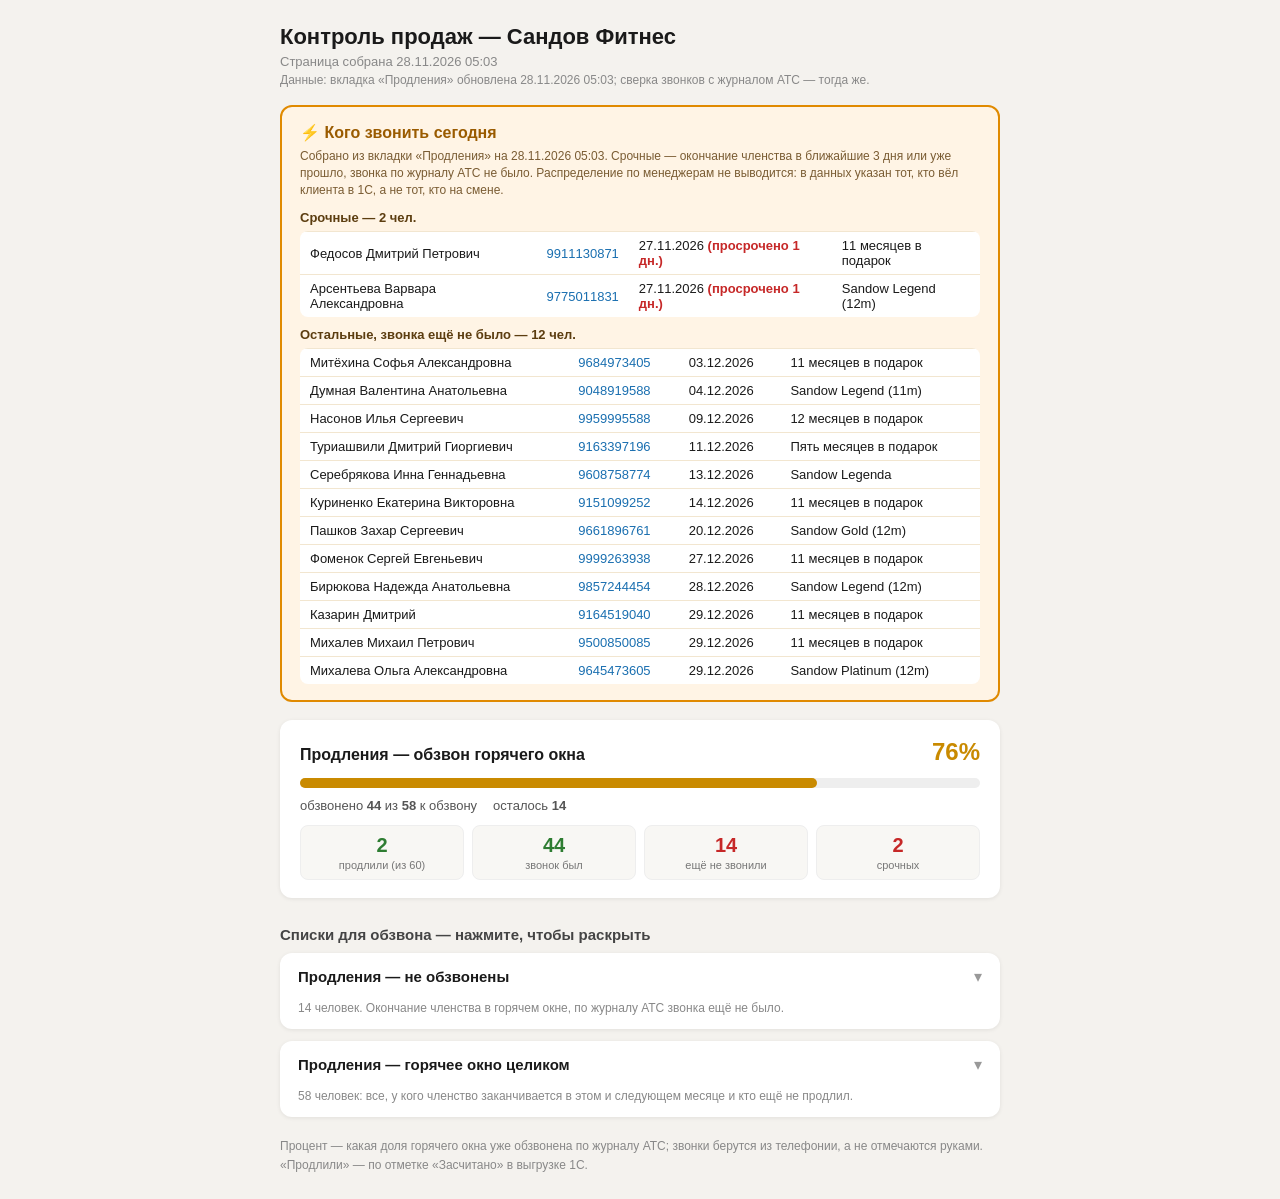
<file: control/index.html>
<!doctype html>
<html lang="ru">
<head>
<meta charset="utf-8">
<meta name="viewport" content="width=device-width, initial-scale=1">
<title>Контроль продаж — Сандов Фитнес</title>
<style>
  * { box-sizing:border-box; }
  body { font-family:-apple-system, Segoe UI, Arial, sans-serif; background:#f4f2ee; margin:0; padding:24px; color:#1a1a1a; }
  .wrap { max-width:720px; margin:0 auto; }
  h1 { font-size:22px; margin:0 0 4px; }
  .updated { color:#888; font-size:13px; margin-bottom:4px; }
  .source { color:#888; font-size:12px; margin-bottom:18px; }
  .card { background:#fff; border-radius:12px; padding:18px 20px; margin-bottom:14px; box-shadow:0 1px 4px rgba(0,0,0,.08); }
  .card-top { display:flex; justify-content:space-between; align-items:baseline; }
  .card-title { font-weight:700; font-size:16px; }
  .card-pct { font-weight:800; font-size:24px; }
  .bar-wrap { margin:12px 0 10px; }
  .bar-bg { position:relative; height:10px; background:#eee; border-radius:6px; }
  .bar-fill { height:100%; border-radius:6px; }
  .card-nums { display:flex; gap:16px; flex-wrap:wrap; font-size:13px; color:#555; }
  .sub-row { display:flex; gap:8px; margin-top:12px; flex-wrap:wrap; }
  .chip { background:#f8f7f4; border:1px solid #eee; border-radius:8px; padding:8px 12px; text-align:center; flex:1; min-width:90px; }
  .chip-val { display:block; font-weight:800; font-size:20px; }
  .chip-label { display:block; font-size:11px; color:#777; margin-top:2px; }
  .list-card { background:#fff; border-radius:12px; margin-bottom:12px; box-shadow:0 1px 4px rgba(0,0,0,.08); overflow:hidden; }
  .list-head { display:flex; justify-content:space-between; align-items:center; padding:14px 18px; cursor:pointer; }
  .list-title { font-weight:700; font-size:15px; }
  .list-toggle { color:#999; }
  .list-subtitle { font-size:12px; color:#888; padding:0 18px 12px; line-height:1.4; }
  .list-body { border-top:1px solid #eee; max-height:420px; overflow:auto; }
  .list-body table { width:100%; border-collapse:collapse; font-size:13px; }
  .list-body th { position:sticky; top:0; background:#f8f7f4; text-align:left; padding:8px 12px; font-size:11px; color:#777; text-transform:uppercase; letter-spacing:.03em; }
  .list-body td { padding:7px 12px; border-top:1px solid #f2f0ec; }
  .list-body a { color:#1a6fb0; text-decoration:none; }
  .lists-heading { font-size:15px; font-weight:700; margin:28px 0 10px; color:#444; }
  .today-plan { background:#fff4e5; border:2px solid #e08a00; border-radius:12px; padding:16px 18px; margin-bottom:18px; }
  .today-plan-head { font-weight:800; font-size:16px; color:#9a5b00; margin-bottom:6px; }
  .today-plan-note { font-size:12px; color:#7a5c33; line-height:1.4; margin-bottom:12px; }
  .plan-block { margin-top:10px; }
  .plan-block-title { font-weight:700; font-size:13px; color:#5c3d10; margin-bottom:6px; }
  .plan-block table { width:100%; border-collapse:collapse; font-size:13px; background:#fff; border-radius:8px; overflow:hidden; }
  .plan-block td { padding:6px 10px; border-top:1px solid #f2e6d0; }
  .plan-block a { color:#1a6fb0; text-decoration:none; }
  .legend { font-size:12px; color:#888; margin-top:20px; line-height:1.6; }
</style>
</head>
<body>
<div class="wrap">
<h1>Контроль продаж — Сандов Фитнес</h1>
<div class="updated">Страница собрана 28.11.2026 05:03</div>
<div class="source">Данные: вкладка «Продления» обновлена 28.11.2026 05:03; сверка звонков с журналом АТС — тогда же.</div>


    <div class="today-plan">
      <div class="today-plan-head">⚡ Кого звонить сегодня</div>
      <div class="today-plan-note">Собрано из вкладки «Продления» на 28.11.2026 05:03.
        Срочные — окончание членства в ближайшие 3 дня или уже прошло, звонка по журналу АТС не было.
        Распределение по менеджерам не выводится: в данных указан тот, кто вёл клиента в 1С, а не тот, кто на смене.</div>
      
        <div class="plan-block">
          <div class="plan-block-title">Срочные — 2 чел.</div>
          <table><tbody><tr><td>Федосов Дмитрий Петрович</td><td><a href="tel:9911130871">9911130871</a></td><td>27.11.2026 <b style="color:#c62828">(просрочено 1 дн.)</b></td><td>11 месяцев в подарок</td></tr><tr><td>Арсентьева Варвара Александровна</td><td><a href="tel:9775011831">9775011831</a></td><td>27.11.2026 <b style="color:#c62828">(просрочено 1 дн.)</b></td><td>Sandow Legend (12m)</td></tr></tbody></table>
        </div>
      
        <div class="plan-block">
          <div class="plan-block-title">Остальные, звонка ещё не было — 12 чел.</div>
          <table><tbody><tr><td>Митёхина Софья Александровна</td><td><a href="tel:9684973405">9684973405</a></td><td>03.12.2026</td><td>11 месяцев в подарок</td></tr><tr><td>Думная Валентина Анатольевна</td><td><a href="tel:9048919588">9048919588</a></td><td>04.12.2026</td><td>Sandow Legend (11m)</td></tr><tr><td>Насонов Илья Сергеевич</td><td><a href="tel:9959995588">9959995588</a></td><td>09.12.2026</td><td>12 месяцев в подарок</td></tr><tr><td>Туриашвили Дмитрий Гиоргиевич</td><td><a href="tel:9163397196">9163397196</a></td><td>11.12.2026</td><td>Пять месяцев в подарок</td></tr><tr><td>Серебрякова Инна Геннадьевна</td><td><a href="tel:9608758774">9608758774</a></td><td>13.12.2026</td><td>Sandow Legenda</td></tr><tr><td>Куриненко Екатерина Викторовна</td><td><a href="tel:9151099252">9151099252</a></td><td>14.12.2026</td><td>11 месяцев в подарок</td></tr><tr><td>Пашков Захар Сергеевич</td><td><a href="tel:9661896761">9661896761</a></td><td>20.12.2026</td><td>Sandow Gold (12m)</td></tr><tr><td>Фоменок Сергей Евгеньевич</td><td><a href="tel:9999263938">9999263938</a></td><td>27.12.2026</td><td>11 месяцев в подарок</td></tr><tr><td>Бирюкова Надежда Анатольевна</td><td><a href="tel:9857244454">9857244454</a></td><td>28.12.2026</td><td>Sandow Legend (12m)</td></tr><tr><td>Казарин Дмитрий</td><td><a href="tel:9164519040">9164519040</a></td><td>29.12.2026</td><td>11 месяцев в подарок</td></tr><tr><td>Михалев Михаил Петрович</td><td><a href="tel:9500850085">9500850085</a></td><td>29.12.2026</td><td>11 месяцев в подарок</td></tr><tr><td>Михалева Ольга Александровна</td><td><a href="tel:9645473605">9645473605</a></td><td>29.12.2026</td><td>Sandow Platinum (12m)</td></tr></tbody></table>
        </div>
    </div>

<div class="card">
  <div class="card-top">
    <div class="card-title">Продления — обзвон горячего окна</div>
    <div class="card-pct" style="color:#c98a00">76%</div>
  </div>
  <div class="bar-wrap"><div class="bar-bg"><div class="bar-fill" style="width:76%;background:#c98a00"></div></div></div>
  <div class="card-nums">
    <span>обзвонено <b>44</b> из <b>58</b> к обзвону</span>
    <span>осталось <b>14</b></span>
  </div>
  <div class="sub-row">
    <div class="chip"><span class="chip-val" style="color:#2e7d32">2</span><span class="chip-label">продлили (из 60)</span></div>
    <div class="chip"><span class="chip-val" style="color:#2e7d32">44</span><span class="chip-label">звонок был</span></div>
    <div class="chip"><span class="chip-val" style="color:#c62828">14</span><span class="chip-label">ещё не звонили</span></div>
    <div class="chip"><span class="chip-val" style="color:#c62828">2</span><span class="chip-label">срочных</span></div>
  </div>
</div>

<div class="lists-heading">Списки для обзвона — нажмите, чтобы раскрыть</div>

    <div class="list-card">
      <div class="list-head" onclick="var b=document.getElementById('Продле'); b.style.display = b.style.display==='none' ? 'block' : 'none';">
        <div class="list-title">Продления — не обзвонены</div><div class="list-toggle">▾</div>
      </div>
      <div class="list-subtitle">14 человек. Окончание членства в горячем окне, по журналу АТС звонка ещё не было.</div>
      <div id="Продле" class="list-body" style="display:none">
        <table><thead><tr><th>Заканчивается</th><th>Клиент</th><th>Телефон</th><th>Членство</th></tr></thead><tbody><tr><td>27.11.2026</td><td>Федосов Дмитрий Петрович</td><td><a href="tel:9911130871">9911130871</a></td><td>11 месяцев в подарок</td></tr><tr><td>27.11.2026</td><td>Арсентьева Варвара Александровна</td><td><a href="tel:9775011831">9775011831</a></td><td>Sandow Legend (12m)</td></tr><tr><td>03.12.2026</td><td>Митёхина Софья Александровна</td><td><a href="tel:9684973405">9684973405</a></td><td>11 месяцев в подарок</td></tr><tr><td>04.12.2026</td><td>Думная Валентина Анатольевна</td><td><a href="tel:9048919588">9048919588</a></td><td>Sandow Legend (11m)</td></tr><tr><td>09.12.2026</td><td>Насонов Илья Сергеевич</td><td><a href="tel:9959995588">9959995588</a></td><td>12 месяцев в подарок</td></tr><tr><td>11.12.2026</td><td>Туриашвили Дмитрий Гиоргиевич</td><td><a href="tel:9163397196">9163397196</a></td><td>Пять месяцев в подарок</td></tr><tr><td>13.12.2026</td><td>Серебрякова Инна Геннадьевна</td><td><a href="tel:9608758774">9608758774</a></td><td>Sandow Legenda</td></tr><tr><td>14.12.2026</td><td>Куриненко Екатерина Викторовна</td><td><a href="tel:9151099252">9151099252</a></td><td>11 месяцев в подарок</td></tr><tr><td>20.12.2026</td><td>Пашков Захар Сергеевич</td><td><a href="tel:9661896761">9661896761</a></td><td>Sandow Gold (12m)</td></tr><tr><td>27.12.2026</td><td>Фоменок Сергей Евгеньевич</td><td><a href="tel:9999263938">9999263938</a></td><td>11 месяцев в подарок</td></tr><tr><td>28.12.2026</td><td>Бирюкова Надежда Анатольевна</td><td><a href="tel:9857244454">9857244454</a></td><td>Sandow Legend (12m)</td></tr><tr><td>29.12.2026</td><td>Казарин Дмитрий</td><td><a href="tel:9164519040">9164519040</a></td><td>11 месяцев в подарок</td></tr><tr><td>29.12.2026</td><td>Михалев Михаил Петрович</td><td><a href="tel:9500850085">9500850085</a></td><td>11 месяцев в подарок</td></tr><tr><td>29.12.2026</td><td>Михалева Ольга Александровна</td><td><a href="tel:9645473605">9645473605</a></td><td>Sandow Platinum (12m)</td></tr></tbody></table>
      </div>
    </div>

    <div class="list-card">
      <div class="list-head" onclick="var b=document.getElementById('Продле'); b.style.display = b.style.display==='none' ? 'block' : 'none';">
        <div class="list-title">Продления — горячее окно целиком</div><div class="list-toggle">▾</div>
      </div>
      <div class="list-subtitle">58 человек: все, у кого членство заканчивается в этом и следующем месяце и кто ещё не продлил.</div>
      <div id="Продле" class="list-body" style="display:none">
        <table><thead><tr><th>Заканчивается</th><th>Клиент</th><th>Членство</th><th>Звонили</th><th>Результат</th><th>Продлил</th></tr></thead><tbody><tr><td>27.11.2026</td><td>Федосов Дмитрий Петрович</td><td>11 месяцев в подарок</td><td></td><td></td><td></td></tr><tr><td>27.11.2026</td><td>Арсентьева Варвара Александровна</td><td>Sandow Legend (12m)</td><td></td><td></td><td></td></tr><tr><td>28.11.2026</td><td>Скорняков Георгий Николаевич</td><td>11 месяцев в подарок</td><td>Билайн: звонок в августе</td><td></td><td></td></tr><tr><td>30.11.2026</td><td>Карпов Илья Олегович</td><td>11 месяцев в подарок</td><td>Билайн: звонок в августе</td><td></td><td></td></tr><tr><td>30.11.2026</td><td>Ряпкова Алена Михайловна</td><td>11 месяцев в подарок</td><td>Билайн: звонок в августе</td><td></td><td></td></tr><tr><td>30.11.2026</td><td>Стенфорд Ирина Александровна</td><td>11 месяцев в подарок</td><td>Билайн: звонок в августе</td><td></td><td></td></tr><tr><td>03.12.2026</td><td>Андреев Андрей Андреевич</td><td>11 месяцев в подарок</td><td>Билайн: звонок в августе</td><td></td><td></td></tr><tr><td>03.12.2026</td><td>Андреева Дина Сергеевна</td><td>11 месяцев в подарок</td><td>Билайн: звонок в августе</td><td></td><td></td></tr><tr><td>03.12.2026</td><td>Борискин Никита Михайлович</td><td>11 месяцев в подарок</td><td>Билайн: звонок в августе</td><td></td><td></td></tr><tr><td>03.12.2026</td><td>Митехина Елена Александровна</td><td>11 месяцев в подарок</td><td>Билайн: звонок в августе</td><td></td><td></td></tr><tr><td>03.12.2026</td><td>Митёхина Софья Александровна</td><td>11 месяцев в подарок</td><td></td><td></td><td></td></tr><tr><td>04.12.2026</td><td>Сафаолв Зайнидин</td><td>2 месяца в подарок</td><td>Билайн: звонок в августе</td><td></td><td></td></tr><tr><td>04.12.2026</td><td>Думная Валентина Анатольевна</td><td>Sandow Legend (11m)</td><td></td><td></td><td></td></tr><tr><td>06.12.2026</td><td>Мясоутова Зарифа Тагировна</td><td>Sandow Legend (12m)</td><td>Билайн: звонок в августе</td><td></td><td></td></tr><tr><td>07.12.2026</td><td>Ткачёв Константин Васильевич</td><td>11 месяцев в подарок</td><td>Билайн: звонок в августе</td><td></td><td></td></tr><tr><td>07.12.2026</td><td>Романов Дмитрий Александрович</td><td>13 месяцев в подарок</td><td>Билайн: звонок в августе</td><td></td><td></td></tr><tr><td>09.12.2026</td><td>Архипов Андрей Юрьевич</td><td>11 месяцев в подарок</td><td>Билайн: звонок в августе</td><td></td><td></td></tr><tr><td>09.12.2026</td><td>Насонов Илья Сергеевич</td><td>12 месяцев в подарок</td><td></td><td></td><td></td></tr><tr><td>10.12.2026</td><td>Заковряшина Татьяна Викторовна</td><td>Sandow Gold (11m)</td><td>Билайн: звонок в августе</td><td></td><td></td></tr><tr><td>11.12.2026</td><td>Галашина Наталья Евгеньевна</td><td>11 месяцев в подарок</td><td>Билайн: звонок в августе</td><td></td><td></td></tr><tr><td>11.12.2026</td><td>Мишин Дмитрий Игоревич</td><td>11 месяцев в подарок</td><td>Билайн: звонок в августе</td><td></td><td></td></tr><tr><td>11.12.2026</td><td>Чижиков Дмитрий Михайлович</td><td>12 месяцев в подарок</td><td>Билайн: звонок в августе</td><td></td><td></td></tr><tr><td>11.12.2026</td><td>Лазарева Анна Николаевна</td><td>Sandow Platinum (11m)</td><td>Билайн: звонок в августе</td><td></td><td></td></tr><tr><td>11.12.2026</td><td>Туриашвили Дмитрий Гиоргиевич</td><td>Пять месяцев в подарок</td><td></td><td></td><td></td></tr><tr><td>12.12.2026</td><td>Попов Игорь Игоревич</td><td>Sandow Platinum (11m)</td><td>Билайн: звонок в августе</td><td></td><td></td></tr><tr><td>13.12.2026</td><td>Шихорин Сергей Викторович</td><td>11 месяцев в подарок</td><td>Билайн: звонок в августе</td><td></td><td></td></tr><tr><td>13.12.2026</td><td>Кораблева Надежда Сергеевна</td><td>Sandow Legenda</td><td>Билайн: звонок в августе</td><td></td><td></td></tr><tr><td>13.12.2026</td><td>Серебрякова Инна Геннадьевна</td><td>Sandow Legenda</td><td></td><td></td><td></td></tr><tr><td>14.12.2026</td><td>Куриненко Екатерина Викторовна</td><td>11 месяцев в подарок</td><td></td><td></td><td></td></tr><tr><td>14.12.2026</td><td>Родин Алексей Михайлович</td><td>12 месяцев в подарок</td><td>Билайн: звонок в августе</td><td></td><td></td></tr><tr><td>14.12.2026</td><td>Борисова Юлия Анатольевна</td><td>8 месяцев в подарок</td><td>Билайн: звонок в августе</td><td></td><td></td></tr><tr><td>16.12.2026</td><td>Безрядина Дарья Романовна</td><td>2 месяца в подарок</td><td>Билайн: звонок в августе</td><td></td><td></td></tr><tr><td>16.12.2026</td><td>Семёнова Марина Денисовна</td><td>Sandow Students (до 23 лет)-2026</td><td>Билайн: звонок в августе</td><td></td><td></td></tr><tr><td>17.12.2026</td><td>Кочкин Сергей Олегович</td><td>12 месяцев в подарок</td><td>Билайн: звонок в августе</td><td></td><td></td></tr><tr><td>17.12.2026</td><td>Ляпченков Никита Александрович</td><td>Sandow Legend (12m)</td><td>Билайн: звонок в августе</td><td></td><td></td></tr><tr><td>18.12.2026</td><td>Решетникова Анастасия Витальевна</td><td>11 месяцев в подарок</td><td>Билайн: звонок в августе</td><td></td><td></td></tr><tr><td>20.12.2026</td><td>Пашков Захар Сергеевич</td><td>Sandow Gold (12m)</td><td></td><td></td><td></td></tr><tr><td>20.12.2026</td><td>Швец Екатерина Владимировна</td><td>2 месяца в подарок</td><td>Билайн: звонок в августе</td><td></td><td></td></tr><tr><td>21.12.2026</td><td>Баранов Игорь Геннадиевич</td><td>Sandow Legend (12m)</td><td>Билайн: звонок в августе</td><td></td><td></td></tr><tr><td>22.12.2026</td><td>Аитов Ринат Равильевич</td><td>11 месяцев в подарок</td><td>Билайн: звонок в августе</td><td></td><td></td></tr><tr><td>23.12.2026</td><td>Таганов Марк Геннадьевич</td><td>11 месяцев в подарок</td><td>Билайн: звонок в августе</td><td></td><td></td></tr><tr><td>24.12.2026</td><td>Мантулин Николай Сергеевич</td><td>12 месяцев в подарок</td><td>Билайн: звонок в августе</td><td></td><td></td></tr><tr><td>24.12.2026</td><td>Санду Арина Романовна</td><td>12 месяцев в подарок</td><td>Билайн: звонок в августе</td><td></td><td></td></tr><tr><td>27.12.2026</td><td>Фоменок Сергей Евгеньевич</td><td>11 месяцев в подарок</td><td></td><td></td><td></td></tr><tr><td>28.12.2026</td><td>Бирюкова Надежда Анатольевна</td><td>Sandow Legend (12m)</td><td></td><td></td><td></td></tr><tr><td>29.12.2026</td><td>Казарин Дмитрий</td><td>11 месяцев в подарок</td><td></td><td></td><td></td></tr><tr><td>29.12.2026</td><td>Козлова Светлана Андреевна</td><td>11 месяцев в подарок</td><td>Билайн: звонок в августе</td><td></td><td></td></tr><tr><td>29.12.2026</td><td>Михалев Михаил Петрович</td><td>11 месяцев в подарок</td><td></td><td></td><td></td></tr><tr><td>29.12.2026</td><td>Михалева Ольга Александровна</td><td>Sandow Platinum (12m)</td><td></td><td></td><td></td></tr><tr><td>29.12.2026</td><td>Мурадян Саркис Гнелович</td><td>11 месяцев в подарок</td><td>Билайн: звонок в августе</td><td></td><td></td></tr><tr><td>29.12.2026</td><td>Асенов Артур Александрович</td><td>13 месяцев в подарок</td><td>Билайн: звонок в августе</td><td></td><td></td></tr><tr><td>29.12.2026</td><td>Паршиков Андрей Александрович</td><td>13 месяцев в подарок</td><td>Билайн: звонок в августе</td><td></td><td></td></tr><tr><td>29.12.2026</td><td>Лутфулина Анастасия Витальевна</td><td>Sandow Legend (12m)</td><td>Билайн: звонок в августе</td><td></td><td></td></tr><tr><td>29.12.2026</td><td>Леонтьева Анна Владимировна</td><td>Шесть месяцев в подарок</td><td>Билайн: звонок в августе</td><td></td><td></td></tr><tr><td>31.12.2026</td><td>Вагина Алена Викторовна</td><td>11 месяцев в подарок</td><td>Билайн: звонок в августе</td><td></td><td></td></tr><tr><td>31.12.2026</td><td>Огурцов Сергей Викторович</td><td>12 месяцев в подарок</td><td>Билайн: звонок в августе</td><td></td><td></td></tr><tr><td>31.12.2026</td><td>Плохотнюк Ксения Витальевна</td><td>13 месяцев в подарок</td><td>Билайн: звонок в августе</td><td></td><td></td></tr><tr><td>31.12.2026</td><td>Субботина Анна Владимировна</td><td>Sandow Prime 2026</td><td>Билайн: звонок в августе</td><td></td><td></td></tr></tbody></table>
      </div>
    </div>

<div class="legend">
  Процент — какая доля горячего окна уже обзвонена по журналу АТС; звонки берутся из телефонии, а не отмечаются руками.
  «Продлили» — по отметке «Засчитано» в выгрузке 1С.
</div>
</div>
</body>
</html>
</file>
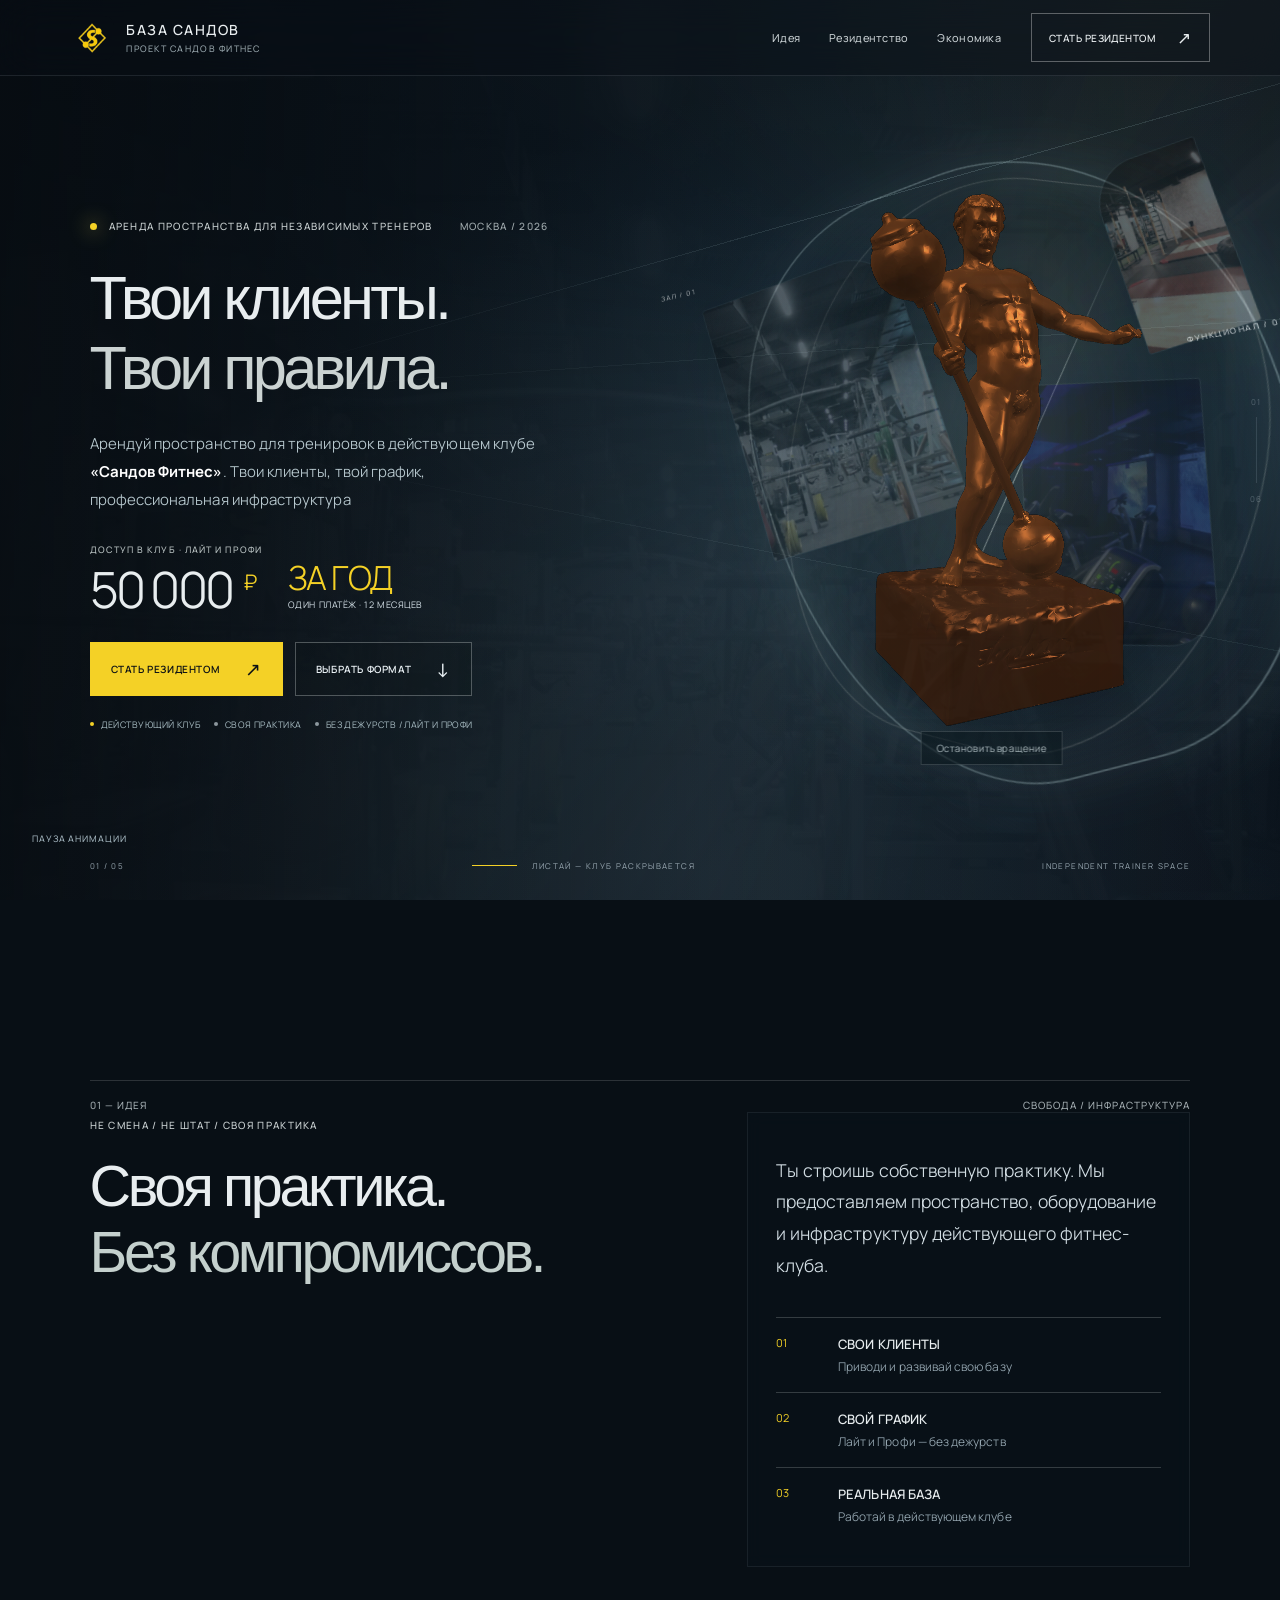
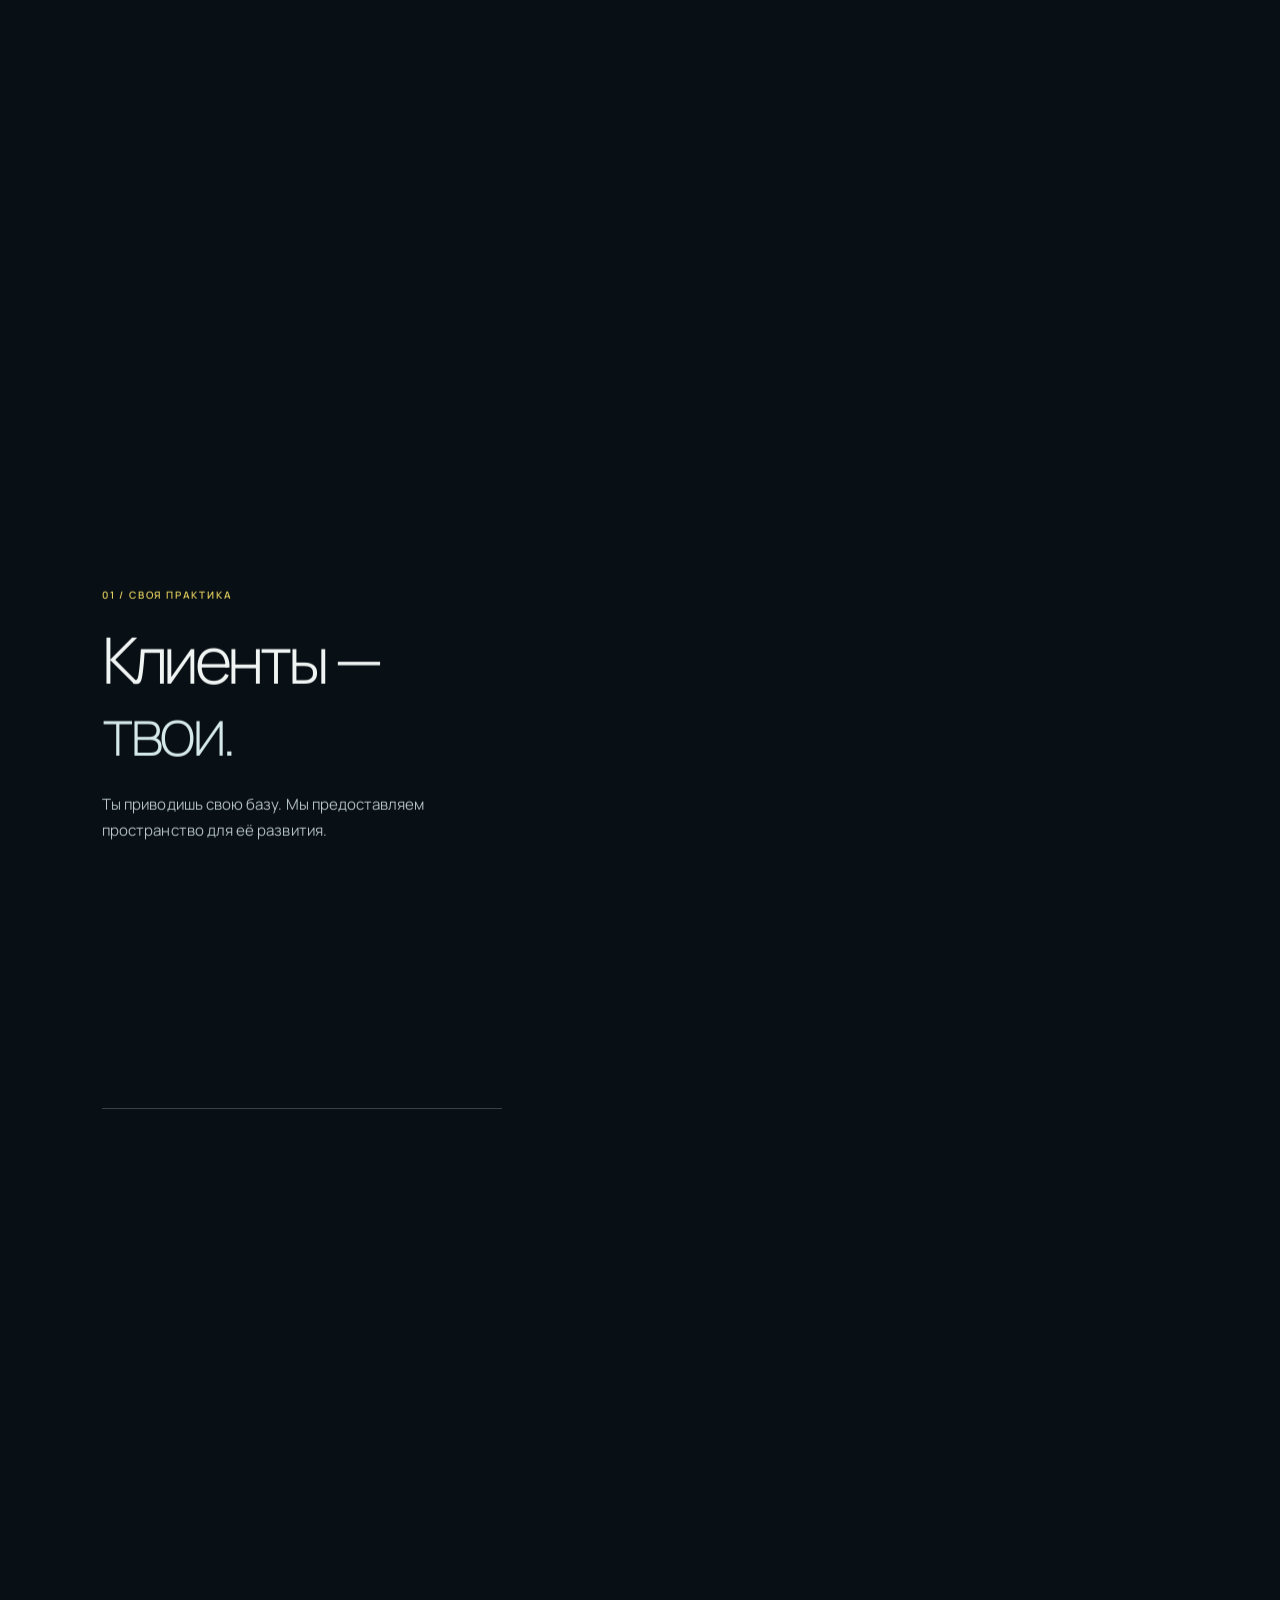
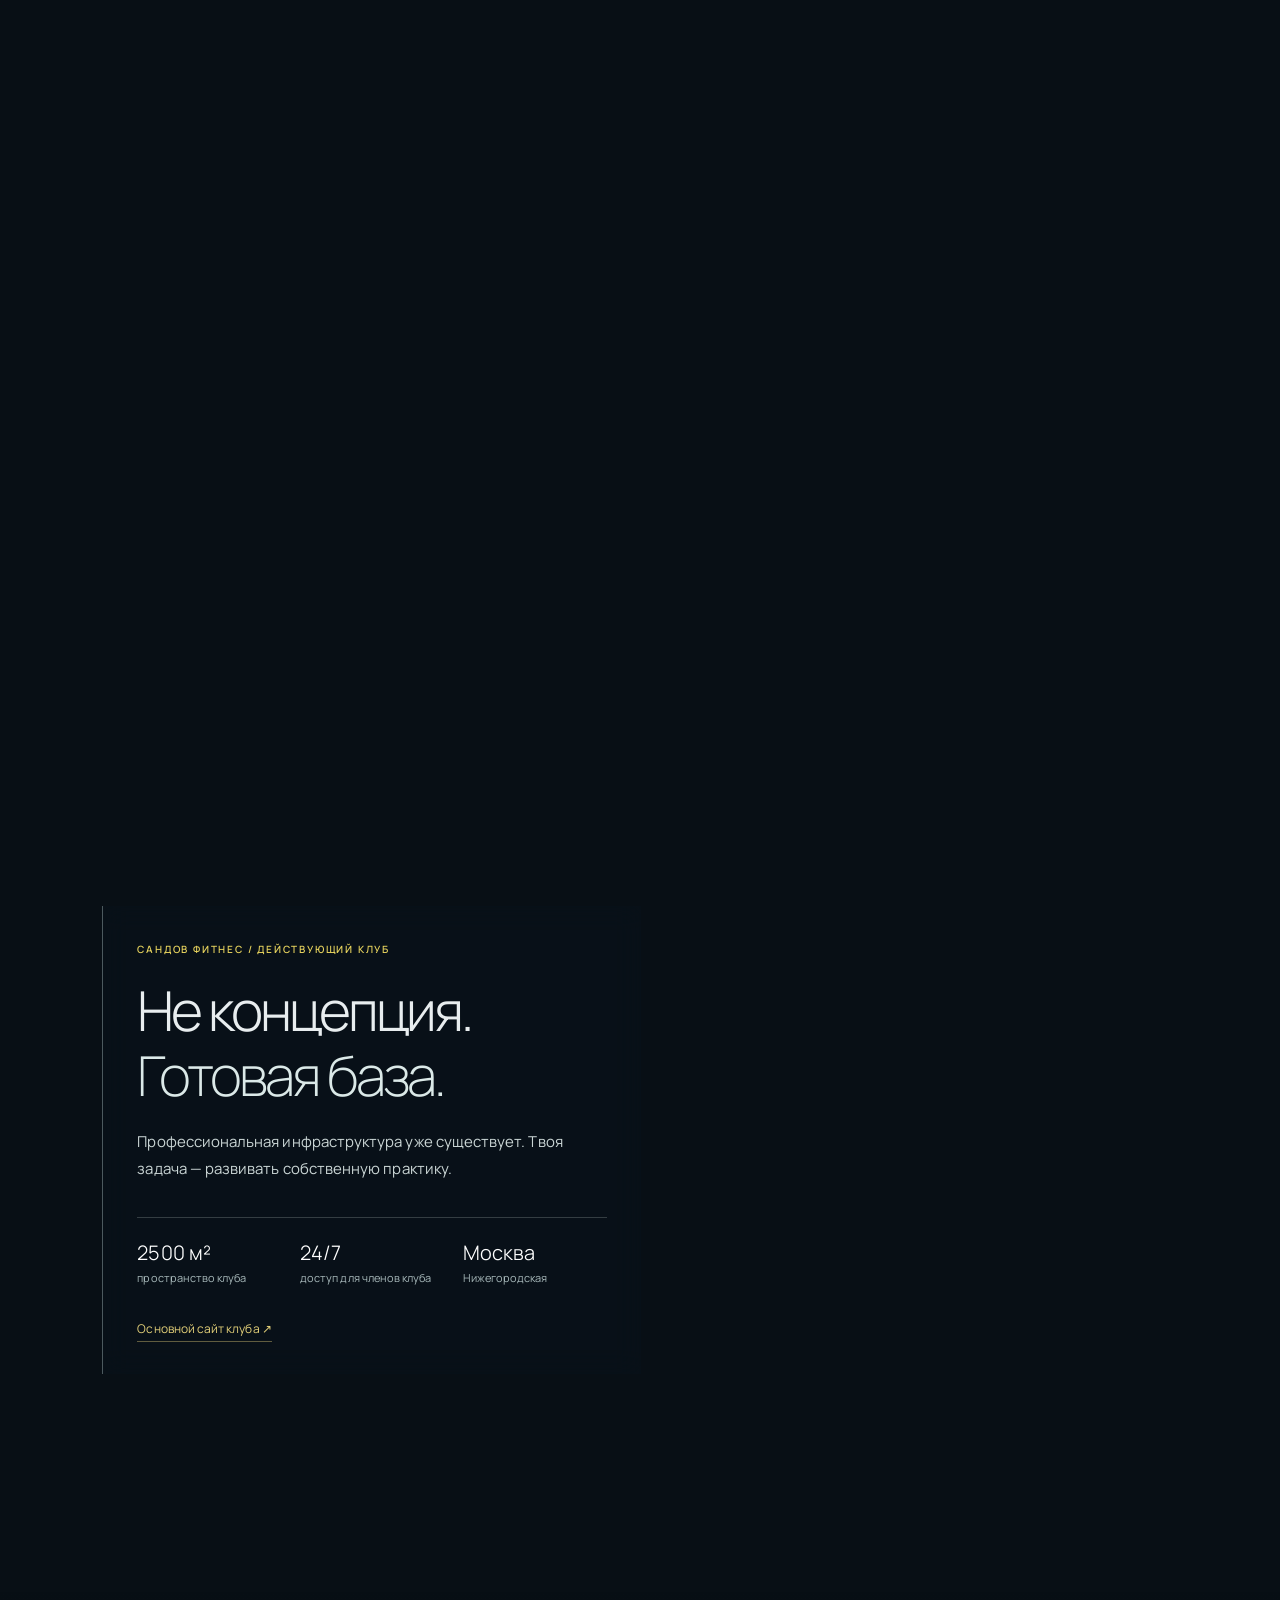
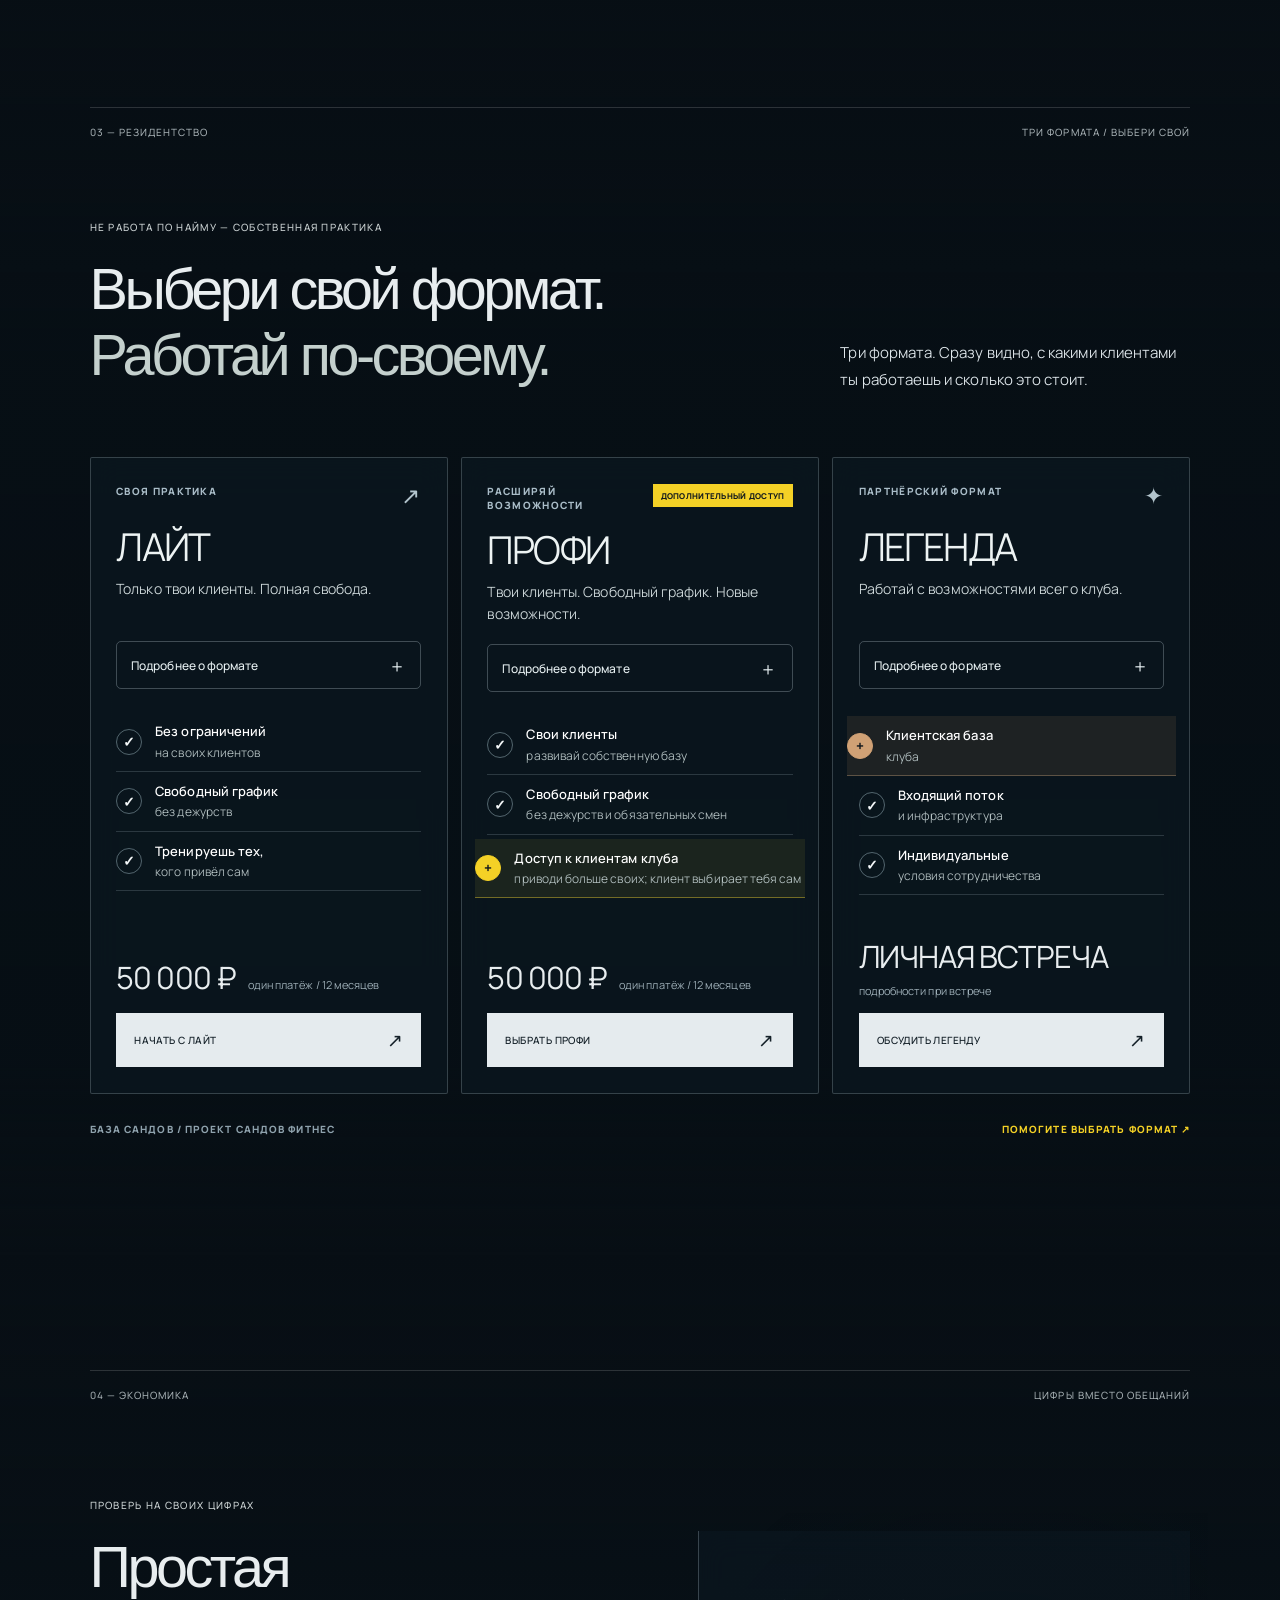
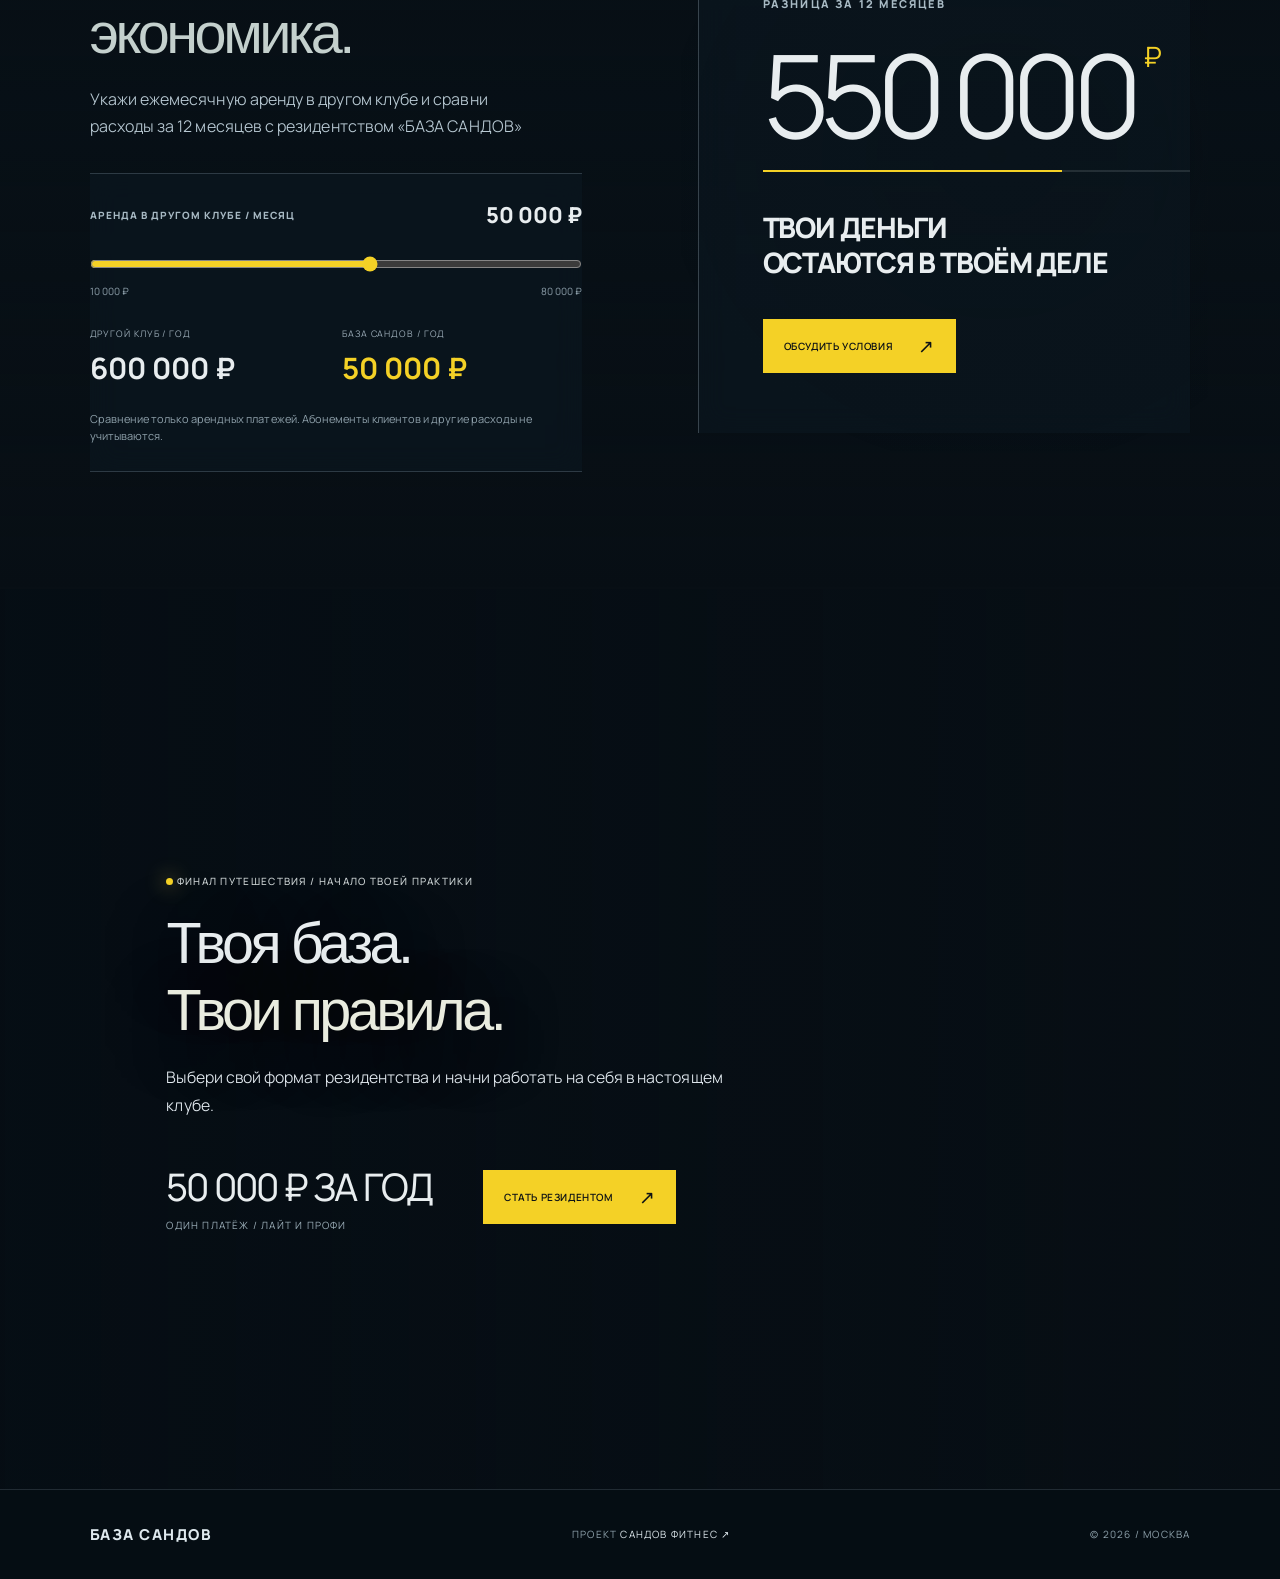
<file: v46/index.html>
<!DOCTYPE html>

<html lang="ru"><head><meta charset="utf-8"/><meta content="width=device-width,initial-scale=1,viewport-fit=cover" name="viewport"/><meta content="#0b1015" name="theme-color"/><meta content="БАЗА САНДОВ — новая модель работы независимого тренера в действующем клубе Сандов Фитнес. Резидентство Лайт и Профи — 50 000 ₽ за 12 месяцев." name="description"/><title>БАЗА САНДОВ — пространство для независимых тренеров</title><link href="assets/site.css" rel="stylesheet"/><link href="assets/v41.css" rel="stylesheet"/><link href="assets/v42.css" rel="stylesheet"/><link href="assets/v43.css" rel="stylesheet"/><link href="assets/v44.css" rel="stylesheet"/><link href="assets/v45.css" rel="stylesheet"/><link href="assets/v46.css" rel="stylesheet"/></head>
<body><div aria-hidden="true" class="v44-world" id="v44World">
<div class="v44-atmosphere"></div><div class="v44-ambient-light"></div>
<div class="v44-plane"><div class="v44-grid"></div></div>
<div class="v44-stream v44-stream-one"></div><div class="v44-stream v44-stream-two"></div><div class="v44-stream v44-stream-three"></div>
<div class="v44-architecture" id="v44Architecture">
<div class="v44-arch v44-arch-outer"></div><div class="v44-arch v44-arch-inner"></div><div class="v44-spine"></div>
<div class="v44-photo-panel v44-p1"><img alt="Общий вид тренажёрного зала" loading="lazy" src="assets/space-overview.webp"/></div>
<div class="v44-photo-panel v44-p2"><img alt="Кардиогалерея клуба" loading="lazy" src="assets/space-cardio.webp"/></div>
<div class="v44-photo-panel v44-p3"><img alt="Функциональная зона" loading="lazy" src="assets/space-lifting.webp"/></div>
<span class="v44-mark v44-m1">ЗАЛ / 01</span><span class="v44-mark v44-m2">КАРДИО / 02</span><span class="v44-mark v44-m3">ФУНКЦИОНАЛ / 03</span>
</div>
<div class="hero-sculpture" id="heroSculpture"><div class="sculpture-glow"></div><img alt="Оригинальная статуэтка Сандова на прозрачном фоне" aria-hidden="true" decoding="async" fetchpriority="high" id="sandow-reference" loading="eager" src="assets/sandow-statue-transparent.png"/><canvas aria-label="Бронзовая статуэтка Сандова. Вращается автоматически, перетащите для поворота, нажмите для изменения скорости" id="heroModel" tabindex="0"></canvas><div class="model-loading" id="sandow3d-loading">ЗАГРУЖАЕМ СТАТУЭТКУ…</div><div class="model-fail" hidden="" id="sandow3d-fail">3D-модель недоступна</div><div class="model-status" id="sandow3d-status">НАСЛЕДИЕ САНДОВ ФИТНЕС</div><div class="sculpture-index">НАСЛЕДИЕ · ЕВГЕНИЙ САНДОВ</div><button aria-pressed="true" class="sculpture-toggle" hidden="" id="statueMode" type="button">Остановить вращение</button><div class="sculpture-hint">Фирменный образ Сандов Фитнес</div></div></div>
<div aria-hidden="true" class="progress" id="progress"></div>
<div aria-hidden="true" class="universe" id="universe"></div>
<header class="header"><a class="identity" href="#top"><img alt="Логотип Сандов Фитнес" src="assets/sandow_logo.png"/><span><b>БАЗА САНДОВ</b><small>ПРОЕКТ САНДОВ ФИТНЕС</small></span></a><nav aria-label="Навигация"><a href="#concept">Идея</a><a href="#residency">Резидентство</a><a href="#numbers">Экономика</a></nav><a class="header-action" data-cta="header" href="https://t.me/SandowBazaBot?start=baza" rel="noopener noreferrer" target="_blank">СТАТЬ РЕЗИДЕНТОМ <span>↗</span></a></header>
<main>
<section class="hero" data-scene="0" id="top"><div class="hero-copy"><div class="kicker"><span class="live-dot"></span> АРЕНДА ПРОСТРАНСТВА ДЛЯ НЕЗАВИСИМЫХ ТРЕНЕРОВ <span class="kicker-tail">МОСКВА / 2026</span></div><h1><span class="hero-line">Твои клиенты.</span><span class="hero-line hero-gentle">Твои правила.</span></h1><p class="hero-desc">Арендуй пространство для тренировок в действующем клубе <strong>«Сандов Фитнес»</strong>. Твои клиенты, твой график, профессиональная инфраструктура</p><div class="hero-price"><div><small>ДОСТУП В КЛУБ · ЛАЙТ И ПРОФИ</small><strong>50 000 <sup>₽</sup></strong></div><div class="hero-price-term"><b>ЗА ГОД</b><span>ОДИН ПЛАТЁЖ · 12 МЕСЯЦЕВ</span></div></div><div class="hero-actions"><a class="button button-primary" data-cta="hero" href="https://t.me/SandowBazaBot?start=baza" rel="noopener noreferrer" target="_blank">СТАТЬ РЕЗИДЕНТОМ <span>↗</span></a><a class="button button-ghost" href="#residency">ВЫБРАТЬ ФОРМАТ <span>↓</span></a></div><div class="hero-proof"><span>ДЕЙСТВУЮЩИЙ КЛУБ</span><span>СВОЯ ПРАКТИКА</span><span>БЕЗ ДЕЖУРСТВ / ЛАЙТ И ПРОФИ</span></div></div>
<div class="hero-bottom"><span>01 / 05</span><span class="scroll-cue"><i></i> ЛИСТАЙ — КЛУБ РАСКРЫВАЕТСЯ</span><span>INDEPENDENT TRAINER SPACE</span></div></section>
<section class="concept section" data-scene="1" id="concept"><div class="section-head"><span>01 — ИДЕЯ</span><span>СВОБОДА / ИНФРАСТРУКТУРА</span></div><div class="concept-inner"><div class="concept-title"><span class="micro">НЕ СМЕНА / НЕ ШТАТ / СВОЯ ПРАКТИКА</span><h2>Своя практика.<br/><em>Без компромиссов.</em></h2></div><div class="concept-details"><p>Ты строишь собственную практику. Мы предоставляем пространство, оборудование и инфраструктуру действующего фитнес-клуба.</p><div class="principles"><div><span>01</span><b>СВОИ КЛИЕНТЫ</b><small>Приводи и развивай свою базу</small></div><div><span>02</span><b>СВОЙ ГРАФИК</b><small>Лайт и Профи — без дежурств</small></div><div><span>03</span><b>РЕАЛЬНАЯ БАЗА</b><small>Работай в действующем клубе</small></div></div></div></div><div aria-hidden="true" class="concept-horizon"><span>INDEPENDENCE IS A NEW STANDARD</span><div></div></div></section>
<section aria-label="Единое путешествие по возможностям БАЗЫ САНДОВ" class="v44-journey" data-scene="2" id="portal">
<div class="v44-journey-sticky">
<div class="v44-chapter v44-chapter-0" data-chapter="0"><div class="v44-kicker">01 / СВОЯ ПРАКТИКА</div><h2>Клиенты —<br/><em>твои.</em></h2><p>Ты приводишь свою базу. Мы предоставляем пространство для её развития.</p></div>
<div class="v44-chapter v44-chapter-1" data-chapter="1"><div class="v44-kicker">02 / ГОТОВАЯ ИНФРАСТРУКТУРА</div><h2>Пространство —<br/><em>наше.</em></h2><p>Действующий «Сандов Фитнес»: профессиональные тренажёры, свободные веса и всё необходимое для твоих клиентов.</p></div>
<div class="v44-chapter v44-chapter-2" data-chapter="2"><div class="v44-kicker">03 / НОВЫЙ ФОРМАТ</div><h2>Правила —<br/><em>твои.</em></h2><p>Лайт и Профи: выбирай рабочее расписание самостоятельно. Никаких дежурств и обязательных смен.</p></div>
<div class="v44-chapter v44-chapter-3" data-chapter="3"><div class="v44-kicker">04 / РЕЗИДЕНТСТВО</div><h2>Твоя база.<br/><em>50 000 ₽ за год.</em></h2><p>Один платёж за 12 месяцев для Лайт и Профи. Выбирай формат и начинай работать на себя.</p><a class="button button-primary" data-cta="portal" href="https://t.me/SandowBazaBot?start=baza" rel="noopener noreferrer" target="_blank">Стать резидентом <span>↗</span></a></div>
<div aria-hidden="true" class="v44-journey-track"><span id="v44JourneyFill"></span></div>
</div>
</section>
<section class="v44-proof" data-scene="2" id="club"><div class="v44-proof-content"><div class="v44-eyebrow">САНДОВ ФИТНЕС / ДЕЙСТВУЮЩИЙ КЛУБ</div><h2>Не концепция.<br/><em>Готовая база.</em></h2><p>Профессиональная инфраструктура уже существует. Твоя задача — развивать собственную практику.</p><div class="v44-proof-facts"><span><b>2500 м²</b> пространство клуба</span><span><b>24/7</b> доступ для членов клуба</span><span><b>Москва</b> Нижегородская</span></div><a class="v44-text-link" href="https://sandowfitness.ru/" rel="noopener noreferrer" target="_blank">Основной сайт клуба ↗</a></div></section>
<section class="residency section" data-scene="3" id="residency">
<div class="section-head"><span>03 — РЕЗИДЕНТСТВО</span><span>ТРИ ФОРМАТА / ВЫБЕРИ СВОЙ</span></div>
<div class="residency-head"><div><span class="micro">НЕ РАБОТА ПО НАЙМУ — СОБСТВЕННАЯ ПРАКТИКА</span><h2>Выбери свой формат.<br/><em>Работай по-своему.</em></h2></div><p>Три формата. Сразу видно, с какими клиентами ты работаешь и сколько это стоит.</p></div>
<div aria-label="Сравнение форматов резидентства" class="tiers">
<article aria-expanded="false" aria-label="Резидент Лайт: 50 тысяч рублей за 12 месяцев" class="tier tier-card" data-tier="light" tabindex="0"><div class="tier-card-top"><span class="tier-card-number">СВОЯ ПРАКТИКА</span><span aria-hidden="true" class="tier-card-glyph">↗</span></div><h3>ЛАЙТ</h3><p class="tier-card-lead">Только твои клиенты. Полная свобода.</p><button aria-controls="tierInline-light" aria-expanded="false" class="tier-select" data-select="light" type="button">Подробнее о формате <span aria-hidden="true">＋</span></button><div class="tier-inline-details" hidden="" id="tierInline-light"><h4>Лайт — подробности</h4><ul><li>Приводи собственных клиентов без ограничений</li><li>Тренируй только тех, кого привёл сам</li><li>Без дежурств и обязательных смен</li><li>Не участвуешь в распределении клиентов клуба</li></ul></div><div aria-hidden="true" class="tier-signature">ТВОЯ БАЗА</div><div class="tier-benefits"><div class="tier-fact"><span class="tier-fact-mark">✓</span><span class="tier-fact-body"><strong>Без ограничений</strong><small>на своих клиентов</small></span></div><div class="tier-fact"><span class="tier-fact-mark">✓</span><span class="tier-fact-body"><strong>Свободный график</strong><small>без дежурств</small></span></div><div class="tier-fact"><span class="tier-fact-mark">✓</span><span class="tier-fact-body"><strong>Тренируешь тех,</strong><small>кого привёл сам</small></span></div></div><div class="tier-card-bottom"><div class="tier-card-price"><strong>50 000 ₽</strong><span>один платёж / 12 месяцев</span></div><a data-cta="light" href="https://t.me/SandowBazaBot?start=baza" rel="noopener noreferrer" target="_blank">НАЧАТЬ С ЛАЙТ<span>↗</span></a></div></article>
<article aria-expanded="false" aria-label="Резидент Профи: 50 тысяч рублей за 12 месяцев" class="tier tier-card" data-tier="pro" tabindex="0"><div class="tier-card-top"><span class="tier-card-number">РАСШИРЯЙ ВОЗМОЖНОСТИ</span><span class="tier-card-tag">ДОПОЛНИТЕЛЬНЫЙ ДОСТУП</span></div><h3>ПРОФИ</h3><p class="tier-card-lead">Твои клиенты. Свободный график. Новые возможности.</p><button aria-controls="tierInline-pro" aria-expanded="false" class="tier-select" data-select="pro" type="button">Подробнее о формате <span aria-hidden="true">＋</span></button><div class="tier-inline-details" hidden="" id="tierInline-pro"><h4>Профи — подробности</h4><ul><li>Работай со своими клиентами и расширяй базу</li><li>Свой график, без дежурств</li><li>Клиенты клуба могут самостоятельно выбирать тебя</li><li>Обязательного распределения клиентов нет</li></ul></div><div aria-hidden="true" class="tier-signature">СВОИ + КЛУБ</div><div class="tier-benefits"><div class="tier-fact"><span class="tier-fact-mark">✓</span><span class="tier-fact-body"><strong>Свои клиенты</strong><small>развивай собственную базу</small></span></div><div class="tier-fact"><span class="tier-fact-mark">✓</span><span class="tier-fact-body"><strong>Свободный график</strong><small>без дежурств и обязательных смен</small></span></div><div class="tier-fact tier-fact-highlight"><span class="tier-fact-mark">+</span><span class="tier-fact-body"><strong>Доступ к клиентам клуба</strong><small>приводи больше своих; клиент выбирает тебя сам</small></span></div></div><div class="tier-card-bottom"><div class="tier-card-price"><strong>50 000 ₽</strong><span>один платёж / 12 месяцев</span></div><a data-cta="pro" href="https://t.me/SandowBazaBot?start=baza" rel="noopener noreferrer" target="_blank">ВЫБРАТЬ ПРОФИ<span>↗</span></a></div></article>
<article aria-expanded="false" aria-label="Резидент Легенда: индивидуальные условия" class="tier tier-card tier-card-legend" data-tier="legend" tabindex="0"><div class="tier-card-top"><span class="tier-card-number">ПАРТНЁРСКИЙ ФОРМАТ</span><span aria-hidden="true" class="tier-card-glyph">✦</span></div><h3>ЛЕГЕНДА</h3><p class="tier-card-lead">Работай с возможностями всего клуба.</p><button aria-controls="tierInline-legend" aria-expanded="false" class="tier-select" data-select="legend" type="button">Подробнее о формате <span aria-hidden="true">＋</span></button><div class="tier-inline-details" hidden="" id="tierInline-legend"><h4>Легенда — подробности</h4><ul><li>Партнёрский формат с инфраструктурой клуба</li><li>Работа с клиентской базой клуба</li><li>Условия обсуждаются на личной встрече</li><li>Количество мест ограничено</li></ul></div><div aria-hidden="true" class="tier-signature">БАЗА КЛУБА</div><div class="tier-benefits"><div class="tier-fact tier-fact-highlight"><span class="tier-fact-mark">+</span><span class="tier-fact-body"><strong>Клиентская база</strong><small>клуба</small></span></div><div class="tier-fact"><span class="tier-fact-mark">✓</span><span class="tier-fact-body"><strong>Входящий поток</strong><small>и инфраструктура</small></span></div><div class="tier-fact"><span class="tier-fact-mark">✓</span><span class="tier-fact-body"><strong>Индивидуальные</strong><small>условия сотрудничества</small></span></div></div><div class="tier-card-bottom"><div class="tier-card-price tier-card-price-meeting"><strong>ЛИЧНАЯ ВСТРЕЧА</strong><span>подробности при встрече</span></div><a data-cta="legend" href="https://t.me/SandowBazaBot?start=baza" rel="noopener noreferrer" target="_blank">ОБСУДИТЬ ЛЕГЕНДУ<span>↗</span></a></div></article>
</div><div class="residency-foot"><span>БАЗА САНДОВ / ПРОЕКТ САНДОВ ФИТНЕС</span><a data-cta="tiers" href="https://t.me/SandowBazaBot?start=baza" rel="noopener noreferrer" target="_blank">ПОМОГИТЕ ВЫБРАТЬ ФОРМАТ ↗</a></div></section>
<section class="economy section" data-scene="4" id="numbers"><div class="section-head"><span>04 — ЭКОНОМИКА</span><span>ЦИФРЫ ВМЕСТО ОБЕЩАНИЙ</span></div><div class="economy-grid"><div class="economy-left"><span class="micro">ПРОВЕРЬ НА СВОИХ ЦИФРАХ</span><h2>Простая<br/><em>экономика.</em></h2><p>Укажи ежемесячную аренду в другом клубе и сравни расходы за 12 месяцев с резидентством «БАЗА САНДОВ»</p><div class="calculator"><div class="calc-top"><label for="rent">АРЕНДА В ДРУГОМ КЛУБЕ / МЕСЯЦ</label><output id="rentValue">50 000 ₽</output></div><input id="rent" max="80000" min="10000" step="1000" type="range" value="50000"/><div class="calc-scale"><span>10 000 ₽</span><span>80 000 ₽</span></div><div class="calc-compare"><div><small>ДРУГОЙ КЛУБ / ГОД</small><strong id="rentYear">600 000 ₽</strong></div><div><small>БАЗА САНДОВ / ГОД</small><strong>50 000 ₽</strong></div></div><p class="disclaimer">Сравнение только арендных платежей. Абонементы клиентов и другие расходы не учитываются.</p></div></div><div class="economy-right"><span>РАЗНИЦА ЗА 12 МЕСЯЦЕВ</span><div class="saving-number"><strong id="saving">550 000</strong><sup>₽</sup></div><div class="saving-ruler"><i></i></div><p>ТВОИ ДЕНЬГИ<br/>ОСТАЮТСЯ В ТВОЁМ ДЕЛЕ</p><a class="button button-primary" data-cta="economy" href="https://t.me/SandowBazaBot?start=baza" rel="noopener noreferrer" target="_blank">ОБСУДИТЬ УСЛОВИЯ <span>↗</span></a></div></div></section>
<section class="finale section" data-scene="5" id="join"><div aria-hidden="true" class="finale-gate"><div class="finale-gate-inner"></div></div><div aria-hidden="true" class="finale-orbit"><div></div><div></div><div></div></div><div class="finale-content"><span class="micro"><span class="live-dot"></span> ФИНАЛ ПУТЕШЕСТВИЯ / НАЧАЛО ТВОЕЙ ПРАКТИКИ</span><h2>Твоя база.<br/><em>Твои правила.</em></h2><p>Выбери свой формат резидентства и начни работать на себя в настоящем клубе.</p><div class="finale-bottom"><span><b>50 000 ₽ ЗА ГОД</b><small>ОДИН ПЛАТЁЖ / ЛАЙТ И ПРОФИ</small></span><a class="button button-primary" data-cta="final" href="https://t.me/SandowBazaBot?start=baza" rel="noopener noreferrer" target="_blank">СТАТЬ РЕЗИДЕНТОМ <span>↗</span></a></div></div></section>
</main><footer><a class="footer-brand" href="#top">БАЗА САНДОВ</a><span>ПРОЕКТ <a href="https://sandowfitness.ru/" rel="noopener noreferrer" target="_blank">САНДОВ ФИТНЕС ↗</a></span><span>© 2026 / МОСКВА</span></footer>
<div aria-hidden="true" class="page-index"><span id="pageNum">01</span><span class="page-index-line"></span><span>06</span></div><button aria-pressed="false" class="motion-toggle" id="motion" type="button">ПАУЗА АНИМАЦИИ</button><div class="mobile-action"><a data-cta="mobile" href="https://t.me/SandowBazaBot?start=baza" rel="noopener noreferrer" target="_blank">СТАТЬ РЕЗИДЕНТОМ ↗</a></div><script defer="" src="assets/site.js"></script><script defer="True" src="assets/v44.js"></script><script defer="" src="assets/v45.js"></script><script defer="" src="assets/statue3d.js"></script></body></html>
</file>
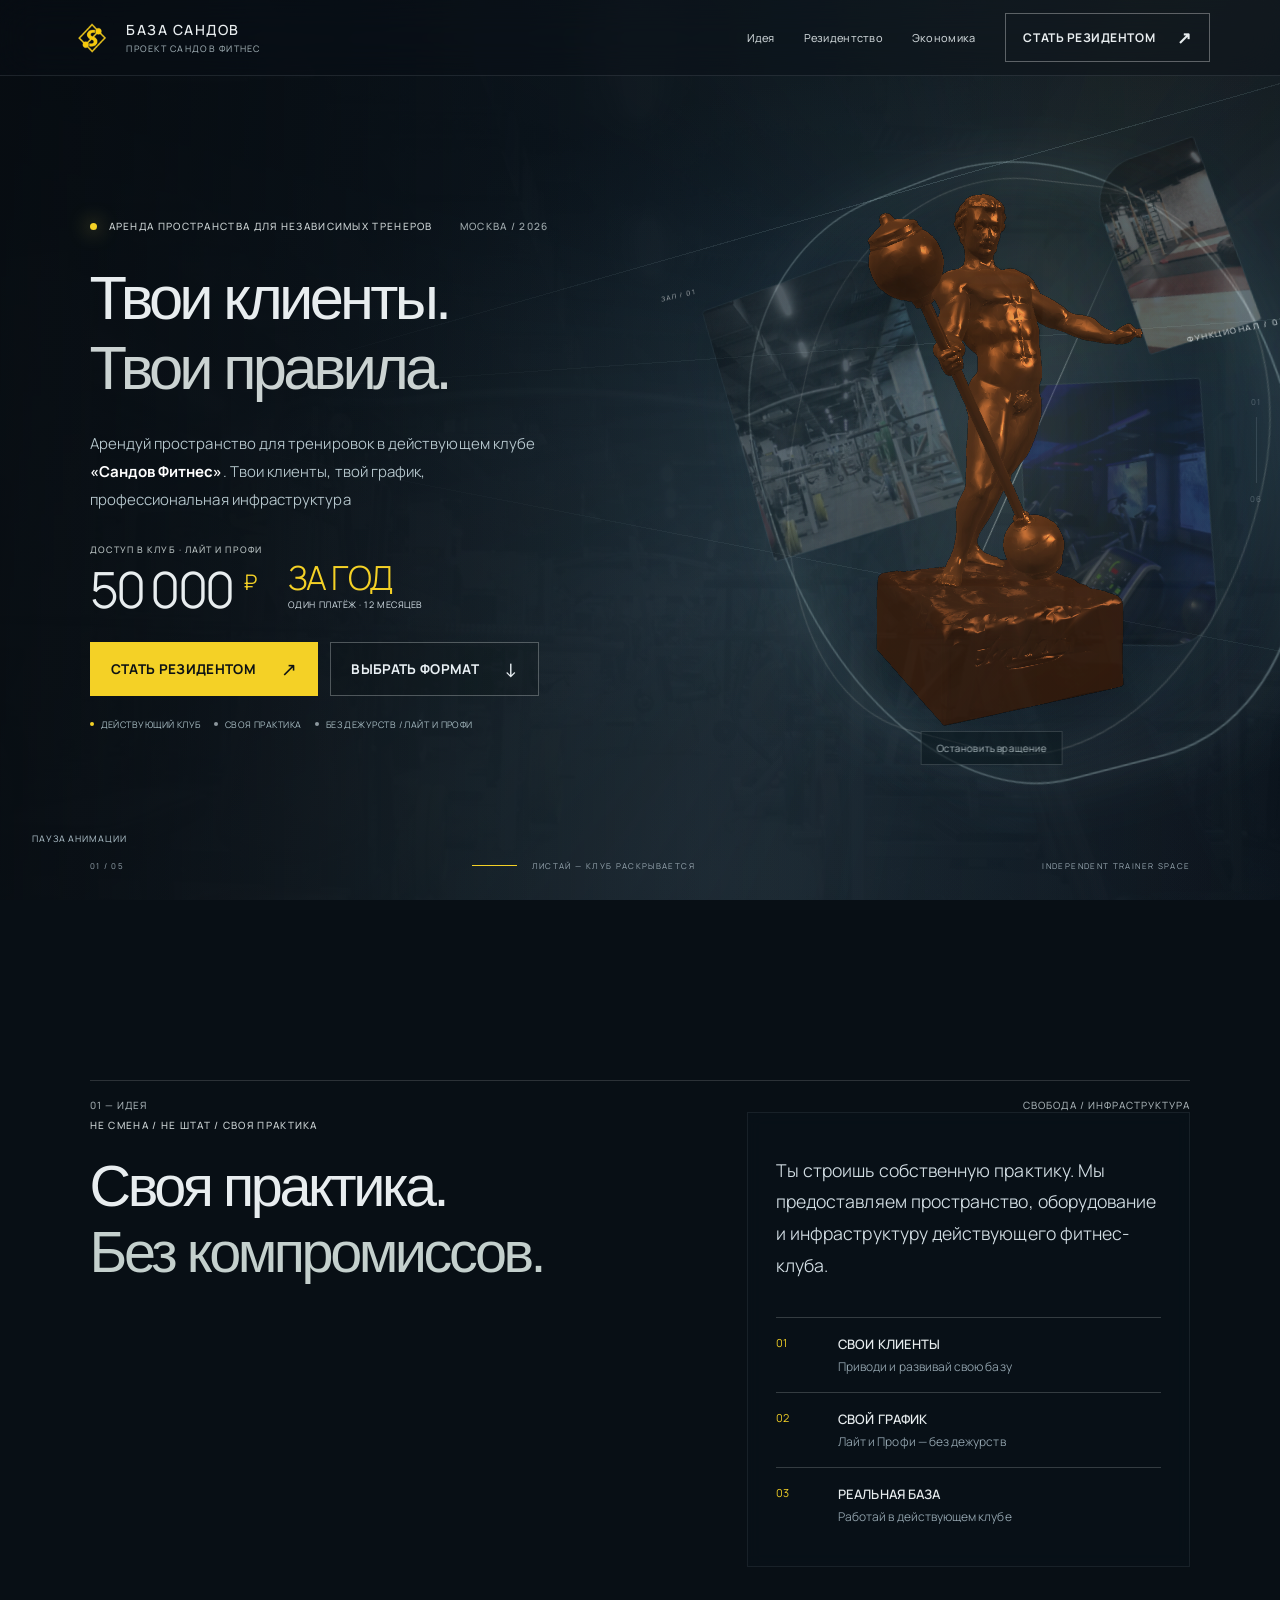
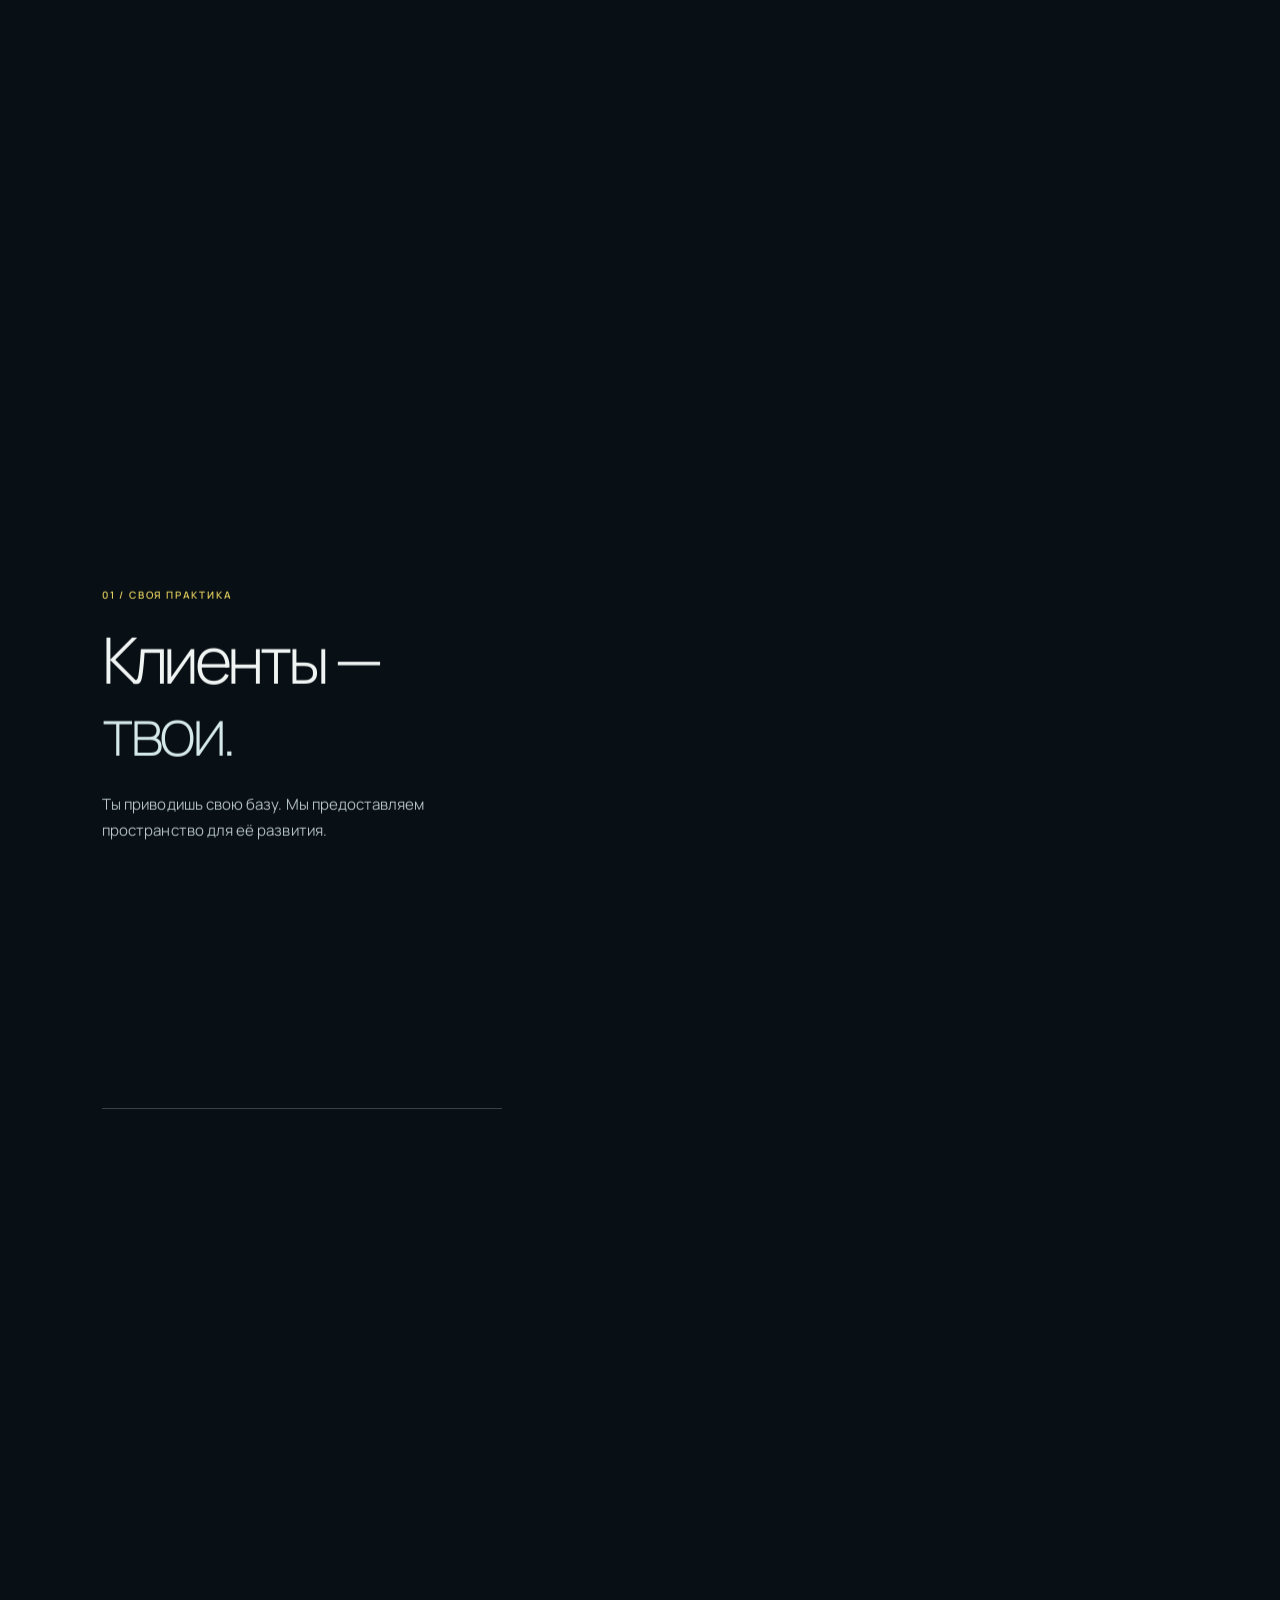
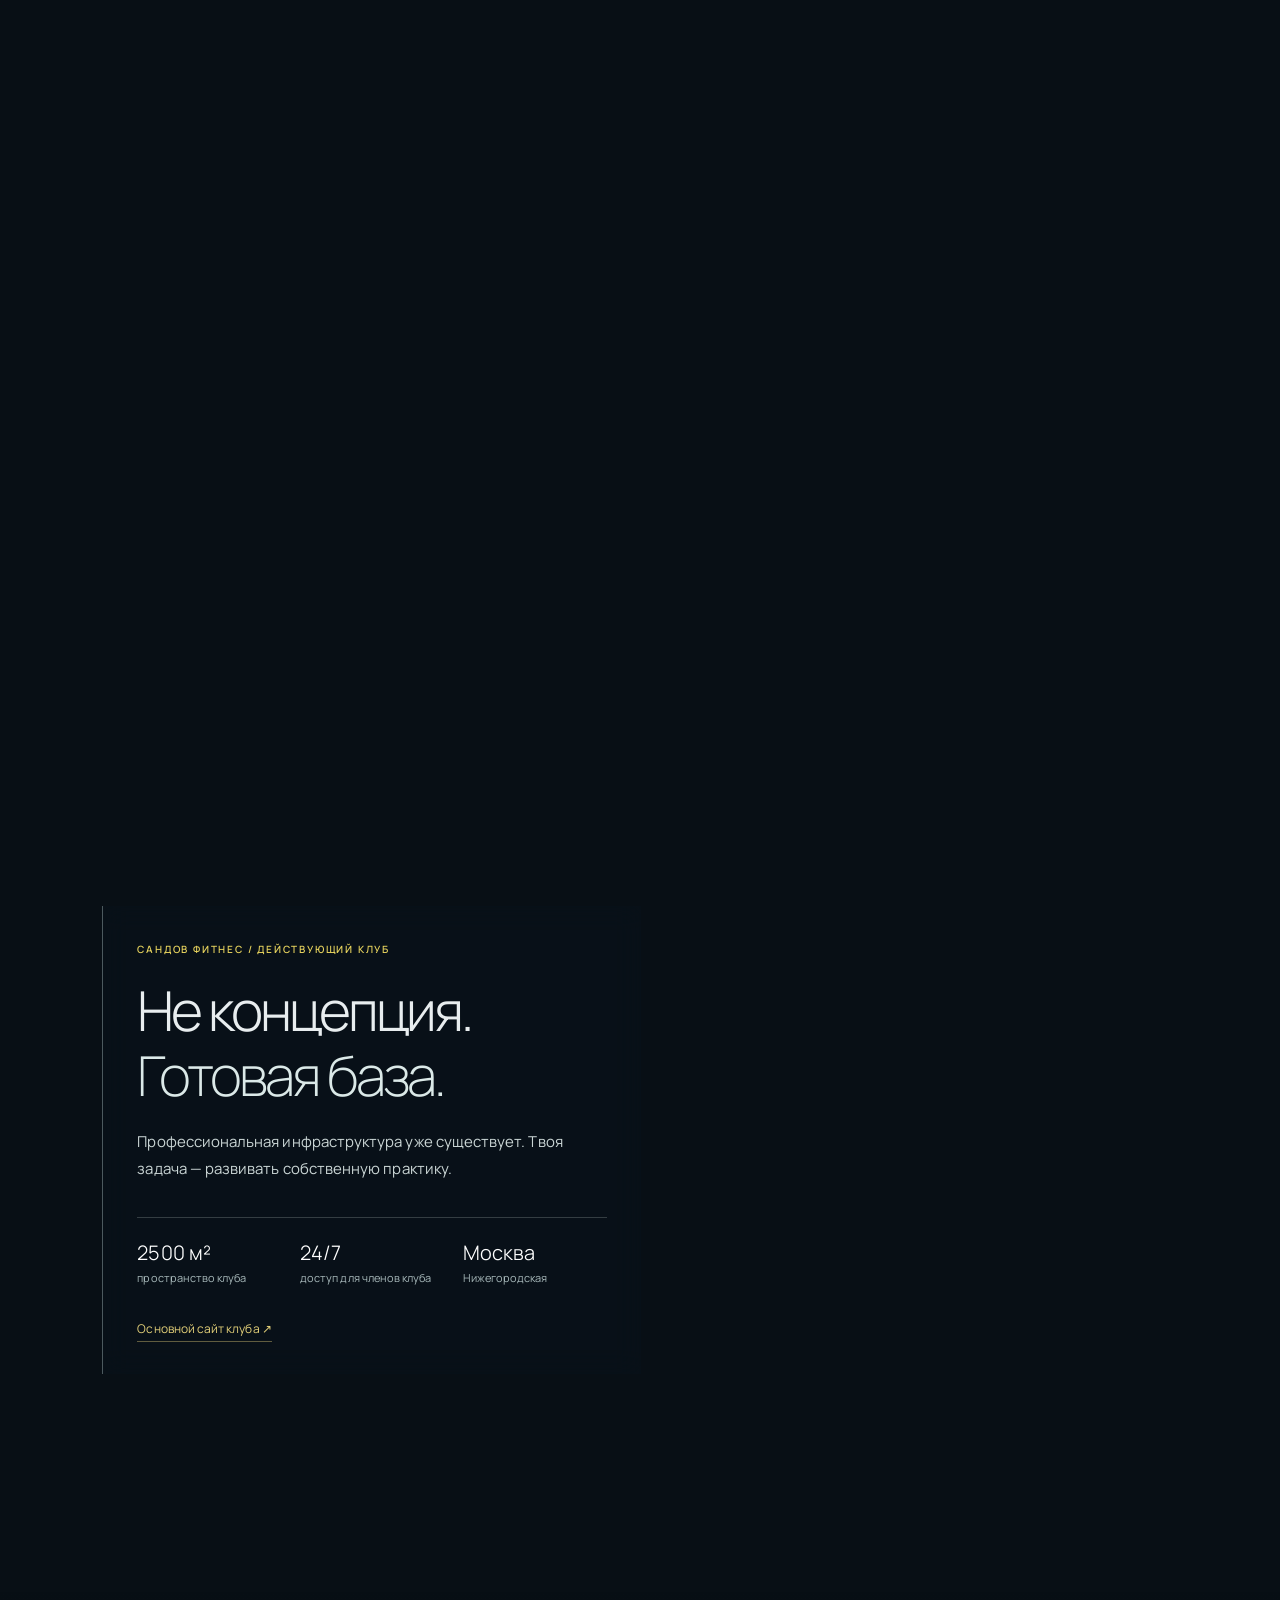
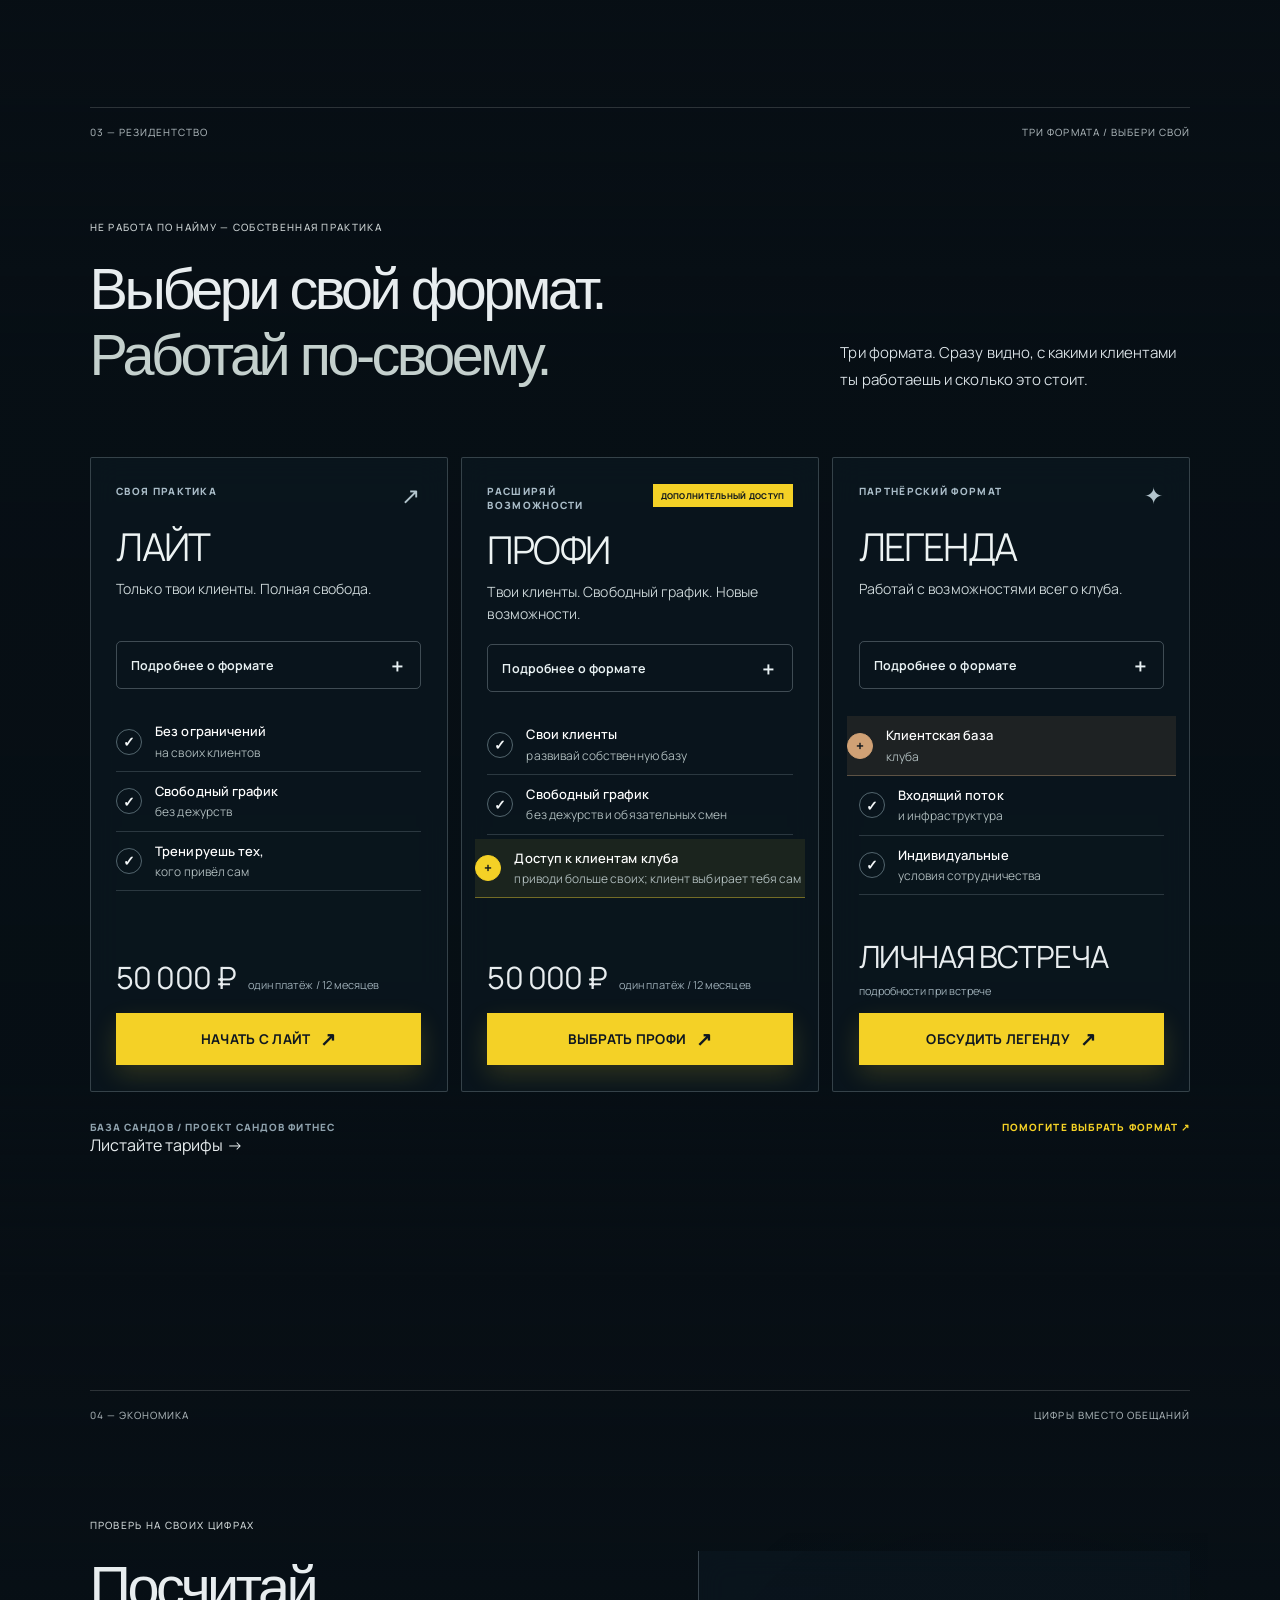
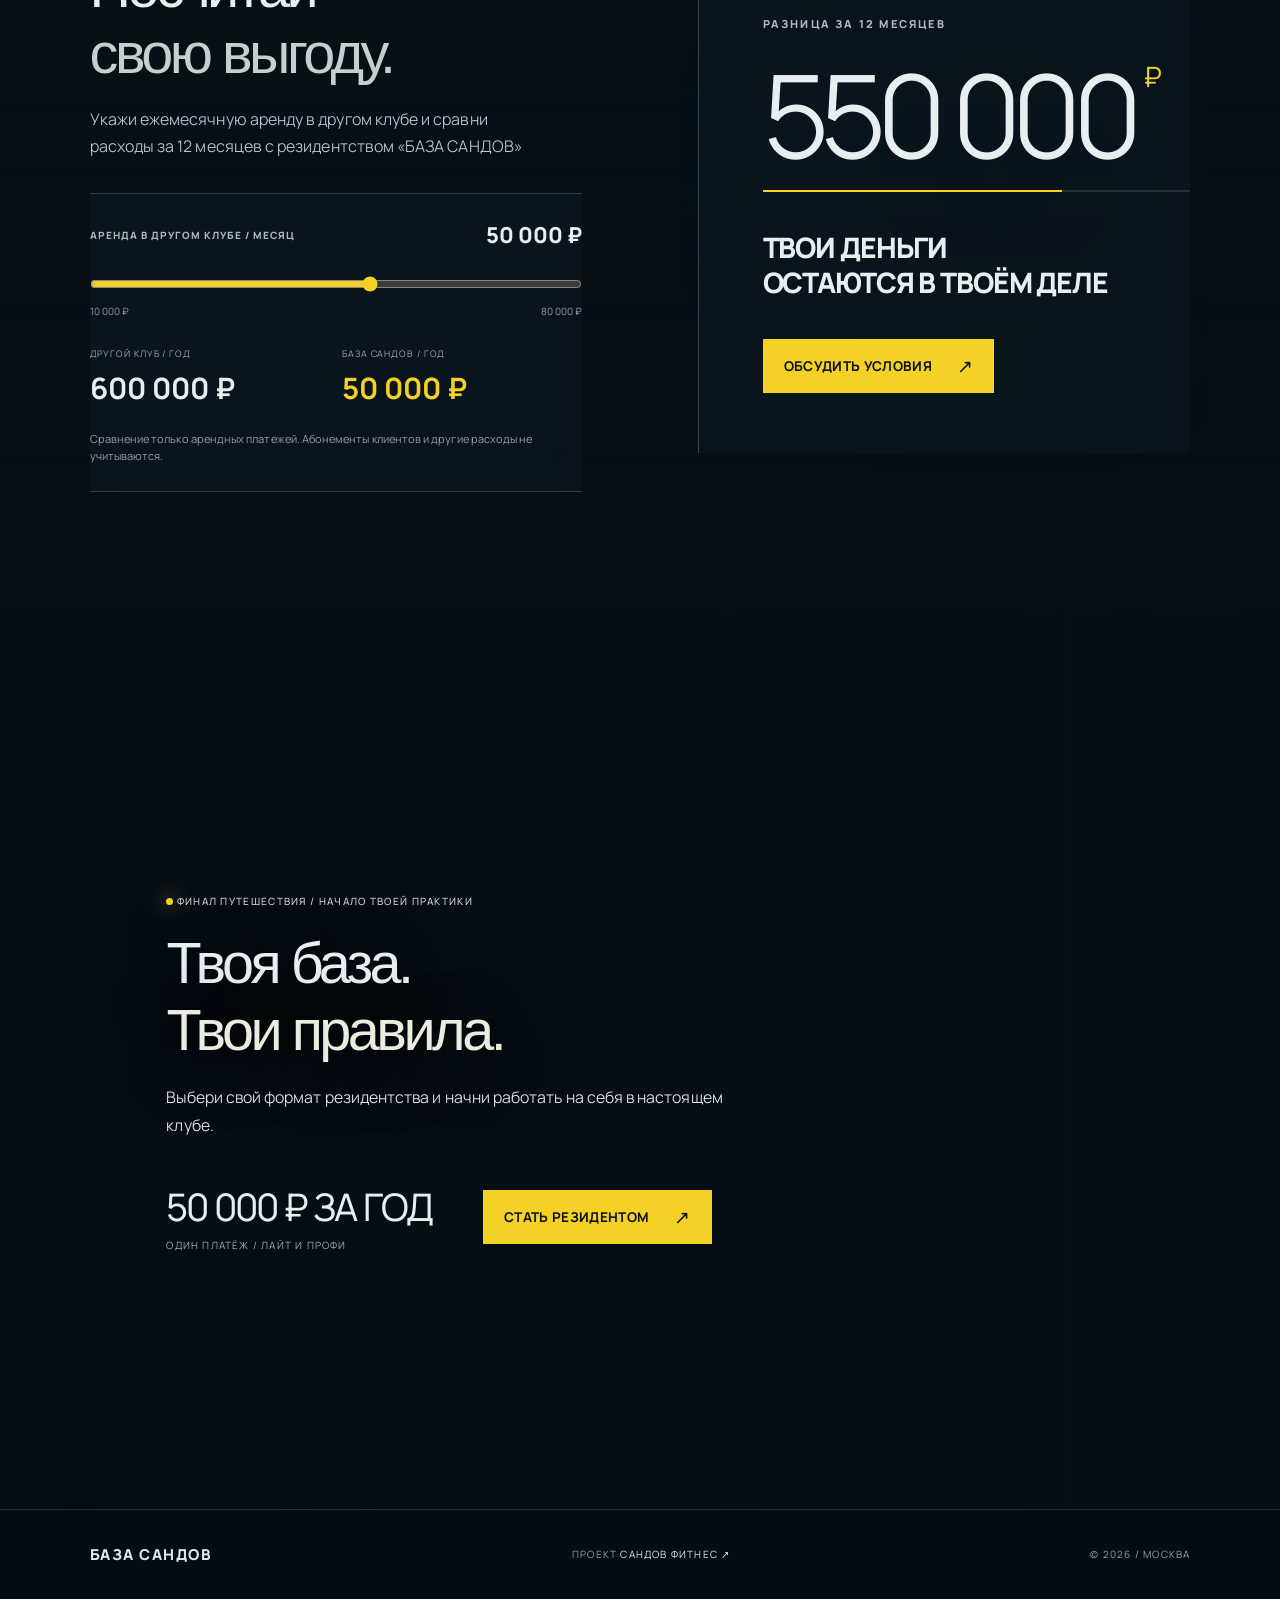
<file: v47/index.html>
<!DOCTYPE html>

<html lang="ru"><head><meta charset="utf-8"/><meta content="width=device-width,initial-scale=1,viewport-fit=cover" name="viewport"/><meta content="#0b1015" name="theme-color"/><meta content="БАЗА САНДОВ — новая модель работы независимого тренера в действующем клубе Сандов Фитнес. Резидентство Лайт и Профи — 50 000 ₽ за 12 месяцев." name="description"/><title>БАЗА САНДОВ — пространство для независимых тренеров</title><link href="assets/site.css" rel="stylesheet"/><link href="assets/v41.css" rel="stylesheet"/><link href="assets/v42.css" rel="stylesheet"/><link href="assets/v43.css" rel="stylesheet"/><link href="assets/v44.css" rel="stylesheet"/><link href="assets/v45.css" rel="stylesheet"/><link href="assets/v46.css" rel="stylesheet"/><link href="assets/v47.css" rel="stylesheet"/></head>
<body><div aria-hidden="true" class="v44-world" id="v44World">
<div class="v44-atmosphere"></div><div class="v44-ambient-light"></div>
<div class="v44-plane"><div class="v44-grid"></div></div>
<div class="v44-stream v44-stream-one"></div><div class="v44-stream v44-stream-two"></div><div class="v44-stream v44-stream-three"></div>
<div class="v44-architecture" id="v44Architecture">
<div class="v44-arch v44-arch-outer"></div><div class="v44-arch v44-arch-inner"></div><div class="v44-spine"></div>
<div class="v44-photo-panel v44-p1"><img alt="Общий вид тренажёрного зала" loading="lazy" src="assets/space-overview.webp"/></div>
<div class="v44-photo-panel v44-p2"><img alt="Кардиогалерея клуба" loading="lazy" src="assets/space-cardio.webp"/></div>
<div class="v44-photo-panel v44-p3"><img alt="Функциональная зона" loading="lazy" src="assets/space-lifting.webp"/></div>
<span class="v44-mark v44-m1">ЗАЛ / 01</span><span class="v44-mark v44-m2">КАРДИО / 02</span><span class="v44-mark v44-m3">ФУНКЦИОНАЛ / 03</span>
</div>
<div class="hero-sculpture" id="heroSculpture"><div class="sculpture-glow"></div><img alt="Оригинальная статуэтка Сандова на прозрачном фоне" aria-hidden="true" decoding="async" fetchpriority="high" id="sandow-reference" loading="eager" src="assets/sandow-statue-transparent.png"/><canvas aria-label="Бронзовая статуэтка Сандова. Вращается автоматически, перетащите для поворота, нажмите для изменения скорости" id="heroModel" tabindex="0"></canvas><div class="model-loading" id="sandow3d-loading">ЗАГРУЖАЕМ СТАТУЭТКУ…</div><div class="model-fail" hidden="" id="sandow3d-fail">3D-модель недоступна</div><div class="model-status" id="sandow3d-status">НАСЛЕДИЕ САНДОВ ФИТНЕС</div><div class="sculpture-index">НАСЛЕДИЕ · ЕВГЕНИЙ САНДОВ</div><button aria-pressed="true" class="sculpture-toggle" hidden="" id="statueMode" type="button">Остановить вращение</button><div class="sculpture-hint">Фирменный образ Сандов Фитнес</div></div></div>
<div aria-hidden="true" class="progress" id="progress"></div>
<div aria-hidden="true" class="universe" id="universe"></div>
<header class="header"><a class="identity" href="#top"><img alt="Логотип Сандов Фитнес" src="assets/sandow_logo.png"/><span><b>БАЗА САНДОВ</b><small>ПРОЕКТ САНДОВ ФИТНЕС</small></span></a><nav aria-label="Навигация"><a href="#concept">Идея</a><a href="#residency">Резидентство</a><a href="#numbers">Экономика</a></nav><a class="header-action" data-cta="header" href="https://t.me/SandowBazaBot?start=baza" rel="noopener noreferrer" target="_blank">СТАТЬ РЕЗИДЕНТОМ <span>↗</span></a></header>
<main>
<section class="hero" data-scene="0" id="top"><div class="hero-copy"><div class="kicker"><span class="live-dot"></span> АРЕНДА ПРОСТРАНСТВА ДЛЯ НЕЗАВИСИМЫХ ТРЕНЕРОВ <span class="kicker-tail">МОСКВА / 2026</span></div><h1><span class="hero-line">Твои клиенты.</span><span class="hero-line hero-gentle">Твои правила.</span></h1><p class="hero-desc">Арендуй пространство для тренировок в действующем клубе <strong>«Сандов Фитнес»</strong>. Твои клиенты, твой график, профессиональная инфраструктура</p><div class="hero-price"><div><small>ДОСТУП В КЛУБ · ЛАЙТ И ПРОФИ</small><strong>50 000 <sup>₽</sup></strong></div><div class="hero-price-term"><b>ЗА ГОД</b><span>ОДИН ПЛАТЁЖ · 12 МЕСЯЦЕВ</span></div></div><div class="hero-actions"><a class="button button-primary" data-cta="hero" href="https://t.me/SandowBazaBot?start=baza" rel="noopener noreferrer" target="_blank">СТАТЬ РЕЗИДЕНТОМ <span>↗</span></a><a class="button button-ghost" href="#residency">ВЫБРАТЬ ФОРМАТ <span>↓</span></a></div><div class="hero-proof"><span>ДЕЙСТВУЮЩИЙ КЛУБ</span><span>СВОЯ ПРАКТИКА</span><span>БЕЗ ДЕЖУРСТВ / ЛАЙТ И ПРОФИ</span></div></div>
<div class="hero-bottom"><span>01 / 05</span><span class="scroll-cue"><i></i> ЛИСТАЙ — КЛУБ РАСКРЫВАЕТСЯ</span><span>INDEPENDENT TRAINER SPACE</span></div></section>
<section class="concept section" data-scene="1" id="concept"><div class="section-head"><span>01 — ИДЕЯ</span><span>СВОБОДА / ИНФРАСТРУКТУРА</span></div><div class="concept-inner"><div class="concept-title"><span class="micro">НЕ СМЕНА / НЕ ШТАТ / СВОЯ ПРАКТИКА</span><h2>Своя практика.<br/><em>Без компромиссов.</em></h2></div><div class="concept-details"><p>Ты строишь собственную практику. Мы предоставляем пространство, оборудование и инфраструктуру действующего фитнес-клуба.</p><div class="principles"><div><span>01</span><b>СВОИ КЛИЕНТЫ</b><small>Приводи и развивай свою базу</small></div><div><span>02</span><b>СВОЙ ГРАФИК</b><small>Лайт и Профи — без дежурств</small></div><div><span>03</span><b>РЕАЛЬНАЯ БАЗА</b><small>Работай в действующем клубе</small></div></div></div></div><div aria-hidden="true" class="concept-horizon"><span>INDEPENDENCE IS A NEW STANDARD</span><div></div></div></section>
<section aria-label="Единое путешествие по возможностям БАЗЫ САНДОВ" class="v44-journey" data-scene="2" id="portal">
<div class="v44-journey-sticky">
<div class="v44-chapter v44-chapter-0" data-chapter="0"><div class="v44-kicker">01 / СВОЯ ПРАКТИКА</div><h2>Клиенты —<br/><em>твои.</em></h2><p>Ты приводишь свою базу. Мы предоставляем пространство для её развития.</p></div>
<div class="v44-chapter v44-chapter-1" data-chapter="1"><div class="v44-kicker">02 / ГОТОВАЯ ИНФРАСТРУКТУРА</div><h2>Пространство —<br/><em>наше.</em></h2><p>Действующий «Сандов Фитнес»: профессиональные тренажёры, свободные веса и всё необходимое для твоих клиентов.</p></div>
<div class="v44-chapter v44-chapter-2" data-chapter="2"><div class="v44-kicker">03 / НОВЫЙ ФОРМАТ</div><h2>Правила —<br/><em>твои.</em></h2><p>Лайт и Профи: выбирай рабочее расписание самостоятельно. Никаких дежурств и обязательных смен.</p></div>
<div class="v44-chapter v44-chapter-3" data-chapter="3"><div class="v44-kicker">04 / РЕЗИДЕНТСТВО</div><h2>Твоя база.<br/><em>50 000 ₽ за год.</em></h2><p>Один платёж за 12 месяцев для Лайт и Профи. Выбирай формат и начинай работать на себя.</p><a class="button button-primary" data-cta="portal" href="https://t.me/SandowBazaBot?start=baza" rel="noopener noreferrer" target="_blank">Стать резидентом <span>↗</span></a></div>
<div aria-hidden="true" class="v44-journey-track"><span id="v44JourneyFill"></span></div>
</div>
</section>
<section class="v44-proof" data-scene="2" id="club"><div class="v44-proof-content"><div class="v44-eyebrow">САНДОВ ФИТНЕС / ДЕЙСТВУЮЩИЙ КЛУБ</div><h2>Не концепция.<br/><em>Готовая база.</em></h2><p>Профессиональная инфраструктура уже существует. Твоя задача — развивать собственную практику.</p><div class="v44-proof-facts"><span><b>2500 м²</b> пространство клуба</span><span><b>24/7</b> доступ для членов клуба</span><span><b>Москва</b> Нижегородская</span></div><a class="v44-text-link" href="https://sandowfitness.ru/" rel="noopener noreferrer" target="_blank">Основной сайт клуба ↗</a></div></section>
<section class="residency section" data-scene="3" id="residency">
<div class="section-head"><span>03 — РЕЗИДЕНТСТВО</span><span>ТРИ ФОРМАТА / ВЫБЕРИ СВОЙ</span></div>
<div class="residency-head"><div><span class="micro">НЕ РАБОТА ПО НАЙМУ — СОБСТВЕННАЯ ПРАКТИКА</span><h2>Выбери свой формат.<br/><em>Работай по-своему.</em></h2></div><p>Три формата. Сразу видно, с какими клиентами ты работаешь и сколько это стоит.</p></div>
<div aria-label="Сравнение форматов резидентства" class="tiers">
<article aria-expanded="false" aria-label="Резидент Лайт: 50 тысяч рублей за 12 месяцев" class="tier tier-card" data-tier="light" tabindex="0"><div class="tier-card-top"><span class="tier-card-number">СВОЯ ПРАКТИКА</span><span aria-hidden="true" class="tier-card-glyph">↗</span></div><h3>ЛАЙТ</h3><p class="tier-card-lead">Только твои клиенты. Полная свобода.</p><button aria-controls="tierInline-light" aria-expanded="false" class="tier-select" data-select="light" type="button">Подробнее о формате <span aria-hidden="true">＋</span></button><div class="tier-inline-details" hidden="" id="tierInline-light"><h4>Лайт — подробности</h4><ul><li>Приводи собственных клиентов без ограничений</li><li>Тренируй только тех, кого привёл сам</li><li>Без дежурств и обязательных смен</li><li>Не участвуешь в распределении клиентов клуба</li></ul></div><div aria-hidden="true" class="tier-signature">ТВОЯ БАЗА</div><div class="tier-benefits"><div class="tier-fact"><span class="tier-fact-mark">✓</span><span class="tier-fact-body"><strong>Без ограничений</strong><small>на своих клиентов</small></span></div><div class="tier-fact"><span class="tier-fact-mark">✓</span><span class="tier-fact-body"><strong>Свободный график</strong><small>без дежурств</small></span></div><div class="tier-fact"><span class="tier-fact-mark">✓</span><span class="tier-fact-body"><strong>Тренируешь тех,</strong><small>кого привёл сам</small></span></div></div><div class="tier-card-bottom"><div class="tier-card-price"><strong>50 000 ₽</strong><span>один платёж / 12 месяцев</span></div><a data-cta="light" href="https://t.me/SandowBazaBot?start=baza" rel="noopener noreferrer" target="_blank">НАЧАТЬ С ЛАЙТ<span>↗</span></a></div></article>
<article aria-expanded="false" aria-label="Резидент Профи: 50 тысяч рублей за 12 месяцев" class="tier tier-card" data-tier="pro" tabindex="0"><div class="tier-card-top"><span class="tier-card-number">РАСШИРЯЙ ВОЗМОЖНОСТИ</span><span class="tier-card-tag">ДОПОЛНИТЕЛЬНЫЙ ДОСТУП</span></div><h3>ПРОФИ</h3><p class="tier-card-lead">Твои клиенты. Свободный график. Новые возможности.</p><button aria-controls="tierInline-pro" aria-expanded="false" class="tier-select" data-select="pro" type="button">Подробнее о формате <span aria-hidden="true">＋</span></button><div class="tier-inline-details" hidden="" id="tierInline-pro"><h4>Профи — подробности</h4><ul><li>Работай со своими клиентами и расширяй базу</li><li>Свой график, без дежурств</li><li>Клиенты клуба могут самостоятельно выбирать тебя</li><li>Обязательного распределения клиентов нет</li></ul></div><div aria-hidden="true" class="tier-signature">СВОИ + КЛУБ</div><div class="tier-benefits"><div class="tier-fact"><span class="tier-fact-mark">✓</span><span class="tier-fact-body"><strong>Свои клиенты</strong><small>развивай собственную базу</small></span></div><div class="tier-fact"><span class="tier-fact-mark">✓</span><span class="tier-fact-body"><strong>Свободный график</strong><small>без дежурств и обязательных смен</small></span></div><div class="tier-fact tier-fact-highlight"><span class="tier-fact-mark">+</span><span class="tier-fact-body"><strong>Доступ к клиентам клуба</strong><small>приводи больше своих; клиент выбирает тебя сам</small></span></div></div><div class="tier-card-bottom"><div class="tier-card-price"><strong>50 000 ₽</strong><span>один платёж / 12 месяцев</span></div><a data-cta="pro" href="https://t.me/SandowBazaBot?start=baza" rel="noopener noreferrer" target="_blank">ВЫБРАТЬ ПРОФИ<span>↗</span></a></div></article>
<article aria-expanded="false" aria-label="Резидент Легенда: индивидуальные условия" class="tier tier-card tier-card-legend" data-tier="legend" tabindex="0"><div class="tier-card-top"><span class="tier-card-number">ПАРТНЁРСКИЙ ФОРМАТ</span><span aria-hidden="true" class="tier-card-glyph">✦</span></div><h3>ЛЕГЕНДА</h3><p class="tier-card-lead">Работай с возможностями всего клуба.</p><button aria-controls="tierInline-legend" aria-expanded="false" class="tier-select" data-select="legend" type="button">Подробнее о формате <span aria-hidden="true">＋</span></button><div class="tier-inline-details" hidden="" id="tierInline-legend"><h4>Легенда — подробности</h4><ul><li>Партнёрский формат с инфраструктурой клуба</li><li>Работа с клиентской базой клуба</li><li>Условия обсуждаются на личной встрече</li><li>Количество мест ограничено</li></ul></div><div aria-hidden="true" class="tier-signature">БАЗА КЛУБА</div><div class="tier-benefits"><div class="tier-fact tier-fact-highlight"><span class="tier-fact-mark">+</span><span class="tier-fact-body"><strong>Клиентская база</strong><small>клуба</small></span></div><div class="tier-fact"><span class="tier-fact-mark">✓</span><span class="tier-fact-body"><strong>Входящий поток</strong><small>и инфраструктура</small></span></div><div class="tier-fact"><span class="tier-fact-mark">✓</span><span class="tier-fact-body"><strong>Индивидуальные</strong><small>условия сотрудничества</small></span></div></div><div class="tier-card-bottom"><div class="tier-card-price tier-card-price-meeting"><strong>ЛИЧНАЯ ВСТРЕЧА</strong><span>подробности при встрече</span></div><a data-cta="legend" href="https://t.me/SandowBazaBot?start=baza" rel="noopener noreferrer" target="_blank">ОБСУДИТЬ ЛЕГЕНДУ<span>↗</span></a></div></article>
</div><div class="residency-foot"><span>БАЗА САНДОВ / ПРОЕКТ САНДОВ ФИТНЕС</span><a data-cta="tiers" href="https://t.me/SandowBazaBot?start=baza" rel="noopener noreferrer" target="_blank">ПОМОГИТЕ ВЫБРАТЬ ФОРМАТ ↗</a></div></section>
<section class="economy section" data-scene="4" id="numbers"><div class="section-head"><span>04 — ЭКОНОМИКА</span><span>ЦИФРЫ ВМЕСТО ОБЕЩАНИЙ</span></div><div class="economy-grid"><div class="economy-left"><span class="micro">ПРОВЕРЬ НА СВОИХ ЦИФРАХ</span><h2>Посчитай<br/><em>свою выгоду.</em></h2><p>Укажи ежемесячную аренду в другом клубе и сравни расходы за 12 месяцев с резидентством «БАЗА САНДОВ»</p><div class="calculator"><div class="calc-top"><label for="rent">АРЕНДА В ДРУГОМ КЛУБЕ / МЕСЯЦ</label><output id="rentValue">50 000 ₽</output></div><input id="rent" max="80000" min="10000" step="1000" type="range" value="50000"/><div class="calc-scale"><span>10 000 ₽</span><span>80 000 ₽</span></div><div class="calc-compare"><div><small>ДРУГОЙ КЛУБ / ГОД</small><strong id="rentYear">600 000 ₽</strong></div><div><small>БАЗА САНДОВ / ГОД</small><strong>50 000 ₽</strong></div></div><p class="disclaimer">Сравнение только арендных платежей. Абонементы клиентов и другие расходы не учитываются.</p></div></div><div class="economy-right"><span>РАЗНИЦА ЗА 12 МЕСЯЦЕВ</span><div class="saving-number"><strong id="saving">550 000</strong><sup>₽</sup></div><div class="saving-ruler"><i></i></div><p>ТВОИ ДЕНЬГИ<br/>ОСТАЮТСЯ В ТВОЁМ ДЕЛЕ</p><a class="button button-primary" data-cta="economy" href="https://t.me/SandowBazaBot?start=baza" rel="noopener noreferrer" target="_blank">ОБСУДИТЬ УСЛОВИЯ <span>↗</span></a></div></div></section>
<section class="finale section" data-scene="5" id="join"><div aria-hidden="true" class="finale-gate"><div class="finale-gate-inner"></div></div><div aria-hidden="true" class="finale-orbit"><div></div><div></div><div></div></div><div class="finale-content"><span class="micro"><span class="live-dot"></span> ФИНАЛ ПУТЕШЕСТВИЯ / НАЧАЛО ТВОЕЙ ПРАКТИКИ</span><h2>Твоя база.<br/><em>Твои правила.</em></h2><p>Выбери свой формат резидентства и начни работать на себя в настоящем клубе.</p><div class="finale-bottom"><span><b>50 000 ₽ ЗА ГОД</b><small>ОДИН ПЛАТЁЖ / ЛАЙТ И ПРОФИ</small></span><a class="button button-primary" data-cta="final" href="https://t.me/SandowBazaBot?start=baza" rel="noopener noreferrer" target="_blank">СТАТЬ РЕЗИДЕНТОМ <span>↗</span></a></div></div></section>
</main><footer><a class="footer-brand" href="#top">БАЗА САНДОВ</a><span>ПРОЕКТ <a href="https://sandowfitness.ru/" rel="noopener noreferrer" target="_blank">САНДОВ ФИТНЕС ↗</a></span><span>© 2026 / МОСКВА</span></footer>
<div aria-hidden="true" class="page-index"><span id="pageNum">01</span><span class="page-index-line"></span><span>06</span></div><button aria-pressed="false" class="motion-toggle" id="motion" type="button">ПАУЗА АНИМАЦИИ</button><div class="mobile-action"><a data-cta="mobile" href="https://t.me/SandowBazaBot?start=baza" rel="noopener noreferrer" target="_blank">СТАТЬ РЕЗИДЕНТОМ ↗</a></div><script defer="" src="assets/site.js"></script><script defer="True" src="assets/v44.js"></script><script defer="" src="assets/v45.js"></script><script defer="" src="assets/statue3d.js"></script><script defer="" src="assets/v47.js"></script></body></html>
</file>
<file: v46/assets/site.css>
@import url('https://fonts.googleapis.com/css2?family=Manrope:wght@400;500;600;700;800&display=swap');
:root{--ink:#090e13;--graphite:#101820;--silver:#c3cbd1;--white:#f6f8f9;--yellow:#f4d126;--travel:0;--drift:0px;--sweep:0;--section:0;scroll-behavior:smooth}*{box-sizing:border-box}html{scroll-padding-top:76px}body{margin:0;color:var(--white);background:var(--ink);font-family:Manrope,Arial,sans-serif;overflow-x:hidden;-webkit-font-smoothing:antialiased}a{color:inherit;text-decoration:none}button,input{font:inherit}button{cursor:pointer}::selection{background:var(--yellow);color:#0c1013}.progress{position:fixed;z-index:120;top:0;left:0;width:calc(var(--travel)*100%);height:2px;background:var(--yellow);pointer-events:none}.header{position:fixed;z-index:100;top:0;left:0;right:0;height:82px;display:flex;align-items:center;justify-content:space-between;padding:0 clamp(22px,5vw,90px);background:linear-gradient(180deg,rgba(7,11,15,.88),rgba(7,11,15,.43));backdrop-filter:blur(17px);border-bottom:1px solid rgba(255,255,255,.11)}.identity{display:flex;align-items:center;gap:12px}.identity img{width:51px;height:51px;object-fit:cover;mix-blend-mode:screen}.identity b{display:block;font-size:17px;letter-spacing:.09em;font-weight:800;white-space:nowrap}.identity small{display:block;color:#98a8b2;font-size:9px;letter-spacing:.2em;margin-top:3px}.header nav{display:flex;gap:32px;margin-left:auto;margin-right:42px}.header nav a{color:#b6c1c8;font-size:11px;font-weight:700;letter-spacing:.09em;transition:color .25s}.header nav a:hover{color:#fff}.header-action{display:flex;align-items:center;gap:32px;font-size:10px;font-weight:800;letter-spacing:.11em;border:1px solid #7d8b94;padding:14px 18px;transition:.25s}.header-action:hover{background:var(--yellow);color:#111;border-color:var(--yellow)}.header-action span{font-size:17px}.universe{position:fixed;inset:0;z-index:-1;overflow:hidden;background:radial-gradient(ellipse 80% 72% at 80% 46%,#2c3841 0%,#151e26 38%,#0b1117 72%,#070b10 100%);pointer-events:none}.ambient{position:absolute;border-radius:50%;filter:blur(60px);opacity:.65}.ambient-a{width:50vw;height:48vw;right:-8vw;top:0;background:radial-gradient(circle,#6879825c,transparent 65%)}.ambient-b{width:48vw;height:38vw;left:-25vw;bottom:-10vw;background:radial-gradient(circle,#63758438,transparent 70%)}.vault{position:absolute;inset:-30% -15%;perspective:1100px;transform:translate3d(calc(var(--drift)*-.15),0,0) scale(calc(1 + var(--travel)*.19));transform-origin:70% 52%;will-change:transform;opacity:.85}.vault-ceiling,.vault-floor{position:absolute;left:0;right:0;height:50%;background:repeating-linear-gradient(90deg,transparent 0 14.5%,#d7e2e713 14.6%,transparent 14.9%),linear-gradient(90deg,transparent,#bdced111 50%,transparent)}.vault-ceiling{top:0;transform-origin:bottom;transform:rotateX(-72deg);border-bottom:1px solid #a3c1ce44}.vault-floor{bottom:0;transform-origin:top;transform:rotateX(72deg);border-top:1px solid #a3c1ce4a;opacity:.7}.vault-left,.vault-right{position:absolute;top:7%;bottom:7%;width:36%;border:1px solid #8ca5b02c;background:repeating-linear-gradient(0deg,transparent 0 12%,#9cb2c010 12.3%,transparent 12.5%),linear-gradient(90deg,#8ba5b011,transparent)}.vault-left{left:-12%;transform:rotateY(60deg)}.vault-right{right:-12%;transform:rotateY(-60deg)}.vault-rail{position:absolute;width:2px;height:170%;top:-35%;background:linear-gradient(180deg,transparent,#c4e1ed70,transparent);filter:drop-shadow(0 0 15px #d3e8ed70);transform:rotate(20deg)}.rail-one{left:23%}.rail-two{left:37%;opacity:.2}.rail-three{right:19%;opacity:.6}.rail-four{right:4%;opacity:.3}.vault-door{position:absolute;left:33%;top:20%;width:36%;height:60%;border:1px solid #cce3ef19;box-shadow:0 0 80px #c7e2eb0b,inset 0 0 90px #c7e2eb07;transform:translateZ(-380px)}.lightline{position:absolute;left:50%;top:-20%;width:14%;height:140%;background:linear-gradient(90deg,transparent,#b8d7e211,transparent);transform:translateX(calc(-50% + var(--drift))) skewX(-15deg);filter:blur(18px)}.noise{position:absolute;inset:0;opacity:.035;background-image:url("data:image/svg+xml,%3Csvg viewBox='0 0 180 180' xmlns='http://www.w3.org/2000/svg'%3E%3Cfilter id='n'%3E%3CfeTurbulence type='fractalNoise' baseFrequency='.8' numOctaves='3' stitchTiles='stitch'/%3E%3C/filter%3E%3Crect width='100%25' height='100%25' filter='url(%23n)' opacity='.5'/%3E%3C/svg%3E")}.section,.hero{position:relative;isolation:isolate}.hero{min-height:100svh;display:flex;align-items:center;padding:125px clamp(24px,7vw,125px) 90px;overflow:hidden}.hero:before{content:"";position:absolute;inset:0;background:linear-gradient(90deg,rgba(8,13,18,.65),transparent 78%);z-index:-1}.hero-copy{width:min(61%,830px);position:relative;z-index:3}.kicker,.micro{font-size:10px;letter-spacing:.2em;font-weight:800;color:#c7d1d6}.kicker{display:flex;gap:12px;align-items:center}.kicker-tail{color:#83919a;margin-left:15px}.live-dot{display:inline-block;width:7px;height:7px;background:var(--yellow);border-radius:50%;box-shadow:0 0 20px #ffe05d}.hero h1{font-size:clamp(68px,8.25vw,160px);letter-spacing:-.082em;line-height:.85;margin:30px 0 24px;font-weight:800;white-space:nowrap}.hero-stroke{-webkit-text-stroke:1px #e7eef4;color:transparent}.hero-gradient{color:#f1f4f6;text-shadow:0 0 40px #b9cbd11a}.hero-desc{max-width:560px;color:#b7c4cc;line-height:1.72;font-size:clamp(13px,1.05vw,16px);margin:30px 0 26px}.hero-desc strong{color:#fff}.hero-price{display:flex;align-items:flex-end;gap:28px;margin:0 0 20px}.hero-price small{font-size:9px;letter-spacing:.19em;color:#aebcc4;font-weight:800;display:block}.hero-price strong{display:block;font-size:clamp(38px,4.5vw,68px);letter-spacing:-.07em;line-height:1.1;margin-top:6px}.hero-price strong sup{font-size:.43em;vertical-align:super;margin-left:4px;color:var(--yellow)}.hero-price-term{font-size:13px;font-weight:800;letter-spacing:.14em;color:#d5dfe4;padding-bottom:8px}.hero-actions{display:flex;gap:10px;flex-wrap:wrap}.button{display:inline-flex;align-items:center;justify-content:space-between;gap:35px;padding:18px 21px;min-height:55px;font-size:11px;letter-spacing:.11em;font-weight:800;transition:transform .25s,background .25s,border-color .25s}.button:hover{transform:translateY(-2px)}.button span{font-size:19px;font-weight:500}.button-primary{background:var(--yellow);color:#111417;border:1px solid var(--yellow)}.button-primary:hover{background:#fff;border-color:#fff}.button-ghost{border:1px solid #647783;color:#e9f0f4;background:#ffffff07}.button-ghost:hover{background:#ffffff16}.hero-sculpture{position:absolute;z-index:1;right:2.7vw;top:13%;width:min(42vw,630px);height:79%;pointer-events:none;transform:translate3d(0,calc(var(--hero-shift)*1px),0)}.sculpture-glow{position:absolute;inset:9% 0 12%;background:radial-gradient(ellipse at 50% 50%,#dae6e91f 0,#9ab7c514 32%,transparent 70%);filter:blur(16px)}.sculpture-arch{position:absolute;inset:0 4% 7%;border:1px solid #d5e5ec2c;border-radius:48% 48% 3% 3% / 24% 24% 1% 1%;box-shadow:inset 0 0 65px #b6d7e914,0 0 70px #a7cbd309;background:linear-gradient(100deg,#ffffff04,transparent 25%,#ffffff07 60%,transparent)}.sculpture-arch:before{content:"";position:absolute;inset:3%;border:1px solid #e0eff119;border-radius:inherit}.sculpture-pedestal{position:absolute;left:21%;right:21%;bottom:11%;height:2px;background:linear-gradient(90deg,transparent,#d5e4e76b,transparent);box-shadow:0 0 30px 9px #c5dce823}.hero-sculpture canvas{position:absolute;inset:0;width:100%;height:100%;display:block;pointer-events:auto;touch-action:pan-y;filter:drop-shadow(9px 22px 22px #0009)}.model-loading,.model-fail,.model-status{position:absolute;bottom:6%;left:50%;transform:translateX(-50%);font-size:8px;letter-spacing:.16em;color:#b5c5cb;white-space:nowrap}.model-loading{bottom:49%;color:#fff}.model-loading[hidden],.model-fail[hidden]{display:none}.model-status{opacity:.7}.sculpture-index{position:absolute;right:0;top:50%;writing-mode:vertical-rl;font-size:9px;letter-spacing:.23em;color:#a3b1ba}.hero-bottom{position:absolute;left:clamp(24px,7vw,125px);right:clamp(24px,7vw,125px);bottom:25px;display:flex;justify-content:space-between;align-items:center;color:#9baab4;font-size:9px;font-weight:800;letter-spacing:.17em}.scroll-cue{display:flex;align-items:center;gap:15px}.scroll-cue i{height:1px;width:45px;background:var(--yellow)}.section{padding:110px clamp(24px,7vw,125px)}.section-head{display:flex;justify-content:space-between;align-items:center;color:#8f9faa;font-size:10px;font-weight:800;letter-spacing:.17em;border-top:1px solid #c0d1dc31;padding-top:17px}.section h2{font-size:clamp(60px,8.6vw,150px);line-height:.91;letter-spacing:-.085em;font-weight:800;margin:20px 0}.section h2 em{font-style:normal;color:var(--yellow)}.concept{min-height:100vh;background:linear-gradient(180deg,#0b1117a6,#15212a7d 50%,#0b1218 100%);overflow:hidden}.concept-inner{display:grid;grid-template-columns:1.2fr .8fr;gap:8vw;align-items:end;margin-top:12vh}.concept-title .micro{color:#aebcc6}.concept-details>p{font-size:clamp(16px,1.5vw,24px);line-height:1.6;color:#d3dee4;max-width:480px}.principles{margin-top:35px}.principles>div{display:grid;grid-template-columns:50px 1fr;gap:5px 12px;padding:17px 0;border-top:1px solid #ffffff2e}.principles span{grid-row:span 2;font-size:11px;color:var(--yellow)}.principles b{font-size:15px;letter-spacing:.05em}.principles small{font-size:12px;color:#98a9b3}.concept-horizon{position:absolute;bottom:0;left:0;right:0;height:130px;overflow:hidden;display:flex;align-items:end;justify-content:center;color:#b9cbd016;font-size:clamp(30px,5.5vw,95px);font-weight:800;letter-spacing:-.06em;white-space:nowrap}.concept-horizon div{position:absolute;bottom:0;left:0;right:0;height:1px;background:linear-gradient(90deg,transparent,#cde3e655,transparent)}.club{min-height:95svh;padding:0;overflow:hidden;background:#0a1015}.club-media{position:absolute;inset:0;overflow:hidden}.club-media video{width:100%;height:100%;object-fit:cover;filter:brightness(.78) saturate(.72) contrast(1.1);transform:scale(1.06) translate3d(0,var(--club-shift,0px),0)}.club-overlay{position:absolute;inset:0;background:linear-gradient(90deg,#071015df 0%,#071015b2 39%,#07101533 100%),linear-gradient(0deg,#071015b5,transparent 60%)}.club-copy{position:relative;z-index:2;min-height:95svh;padding:110px clamp(24px,7vw,125px) 85px;display:flex;flex-direction:column;justify-content:space-between}.club .section-head{border-color:#ffffff50;color:#c7d7de}.club-bottom{max-width:970px}.club h2{font-size:clamp(56px,8.3vw,140px);margin:25px 0}.club h2 em{color:#fff}.club p{font-size:clamp(15px,1.5vw,22px);line-height:1.6;max-width:570px;color:#d4e0e6}.inline-link{display:inline-flex;align-items:center;gap:28px;margin-top:15px;border-bottom:1px solid var(--yellow);padding-bottom:12px;color:#fff;font-size:11px;font-weight:800;letter-spacing:.11em}.inline-link span{font-size:19px}.club-corner{position:absolute;right:5%;bottom:38px;z-index:3;color:#a9b6bd;font-size:9px;letter-spacing:.1em}.residency{background:linear-gradient(180deg,#0c131a,#151f28 48%,#0b1218);min-height:100vh}.residency-head{display:flex;justify-content:space-between;gap:40px;align-items:end;margin:7vh 0 50px}.residency-head h2{margin:15px 0 0}.residency-head p{max-width:340px;color:#aabac4;font-size:14px;line-height:1.8}.tiers{border-top:1px solid #a9bbc44f}.tier{border-bottom:1px solid #a9bbc44f;transition:background .25s}.tier:hover,.tier[aria-expanded=true]{background:#c2d8e50a}.tier-trigger{width:100%;border:0;background:transparent;color:#f0f4f6;display:grid;grid-template-columns:80px minmax(0,1fr) 220px 35px;gap:12px;align-items:center;text-align:left;padding:31px 14px 31px 0}.tier-index{font-size:12px;color:var(--yellow);font-weight:800}.tier-name{font-size:clamp(34px,5.1vw,76px);font-weight:800;letter-spacing:-.065em;line-height:1}.tier-name small,.tier-cost small{display:block;margin-top:9px;color:#8fa0ab;font-size:10px;letter-spacing:.12em;font-weight:700}.tier-cost{font-size:clamp(19px,2.1vw,30px);font-weight:800;white-space:nowrap;letter-spacing:-.03em}.tier-cost-text{font-size:14px;letter-spacing:.04em}.tier-arrow{font-size:30px;color:#b1c1ca;transition:transform .25s}.tier[aria-expanded=true] .tier-arrow{transform:rotate(45deg);color:var(--yellow)}.tier-detail{display:grid;grid-template-rows:0fr;transition:grid-template-rows .36s}.tier-detail>*{overflow:hidden}.tier-detail p{max-width:700px;color:#b8c9d3;font-size:15px;line-height:1.8;margin:0 0 14px 92px}.tier-detail a{display:inline-block;margin:0 0 0 92px;color:var(--yellow);font-size:11px;font-weight:800;letter-spacing:.1em}.tier-detail:after{content:"";display:block;height:0}.tier[aria-expanded=true] .tier-detail{grid-template-rows:1fr}.tier[aria-expanded=true] .tier-detail>p{padding-bottom:0}.tier[aria-expanded=true] .tier-detail:after{height:28px}.residency-foot{display:flex;justify-content:space-between;gap:20px;margin-top:28px;font-size:10px;letter-spacing:.11em;font-weight:800;color:#8fa2ad}.residency-foot a{color:var(--yellow)}.economy{min-height:100vh;background:radial-gradient(ellipse at 80% 40%,#2a3a44 0%,#121d26 45%,#0a1016 90%)}.economy-grid{display:grid;grid-template-columns:1fr 1fr;gap:9vw;margin-top:10vh;align-items:center}.economy h2{font-size:clamp(58px,7vw,112px)}.economy-left>p{max-width:450px;font-size:15px;line-height:1.7;color:#b8c9d3}.calculator{margin-top:32px;padding:26px 0;border-top:1px solid #a4bac63c;border-bottom:1px solid #a4bac63c}.calc-top{display:flex;align-items:center;justify-content:space-between;gap:10px}.calc-top label{font-size:10px;letter-spacing:.1em;color:#a7b9c3;font-weight:800}.calc-top output{font-size:22px;font-weight:800;white-space:nowrap}.calculator input{display:block;width:100%;margin:26px 0 12px;accent-color:var(--yellow);cursor:pointer}.calc-scale{display:flex;justify-content:space-between;color:#8fa1ac;font-size:10px}.calc-compare{display:grid;grid-template-columns:1fr 1fr;gap:12px;margin-top:29px}.calc-compare small{display:block;font-size:9px;color:#9aabb6;letter-spacing:.1em}.calc-compare strong{display:block;font-size:clamp(18px,2.3vw,30px);margin-top:8px;white-space:nowrap}.calc-compare>div:last-child strong{color:var(--yellow)}.disclaimer{font-size:11px;line-height:1.6;color:#8fa1ab;margin:22px 0 0}.economy-right{border-left:1px solid #d4e5ef3c;padding:60px 0 60px 5vw}.economy-right>span{font-size:11px;letter-spacing:.2em;color:#a9bbc5;font-weight:800}.saving-number{display:flex;align-items:flex-start;margin:24px 0 18px;white-space:nowrap}.saving-number strong{font-size:clamp(52px,7vw,112px);letter-spacing:-.085em;line-height:1;font-weight:800}.saving-number sup{font-size:28px;color:var(--yellow);margin-left:10px}.saving-ruler{height:2px;background:#e4f0f41f;position:relative;overflow:hidden}.saving-ruler i{display:block;height:100%;width:70%;background:var(--yellow)}.economy-right>p{font-size:clamp(18px,2.2vw,33px);font-weight:800;line-height:1.25;letter-spacing:-.04em;margin:38px 0}.finale{min-height:100vh;display:flex;align-items:center;overflow:hidden;background:radial-gradient(ellipse at 67% 50%,#354550,#16212a 35%,#080d12 75%)}.finale-content{position:relative;z-index:2;width:100%}.finale h2{font-size:clamp(90px,14vw,220px);margin:35px 0}.finale-content>p{font-size:clamp(15px,1.5vw,23px);max-width:540px;color:#c5d4dc;line-height:1.6}.finale-bottom{display:flex;align-items:end;gap:50px;margin-top:40px}.finale-bottom>span b{font-size:clamp(30px,3.8vw,57px);letter-spacing:-.05em;display:block}.finale-bottom>span small{font-size:10px;letter-spacing:.12em;color:#9baeb8}.finale-orbit{position:absolute;right:-7vw;top:50%;width:70vw;height:70vw;transform:translateY(-50%);opacity:.65}.finale-orbit div{position:absolute;inset:5%;border:1px solid #d7edf130;border-radius:50%;transform:rotateX(66deg) rotate(-24deg);box-shadow:0 0 90px #cce8ed08}.finale-orbit div:nth-child(2){inset:20%;transform:rotateY(68deg) rotate(30deg)}.finale-orbit div:nth-child(3){inset:30%;transform:rotateX(45deg) rotate(60deg);border-color:#d8eef35e}footer{display:flex;justify-content:space-between;gap:20px;align-items:center;padding:34px clamp(24px,7vw,125px);background:#070c10;border-top:1px solid #a3b6c32d;font-size:10px;color:#91a4ae;letter-spacing:.12em}footer a{color:#dfe9ee}.footer-brand{font-weight:800;font-size:15px;letter-spacing:.1em}.page-index{position:fixed;right:18px;top:50%;transform:translateY(-50%);z-index:70;display:flex;flex-direction:column;align-items:center;gap:10px;font-size:10px;color:#b4c4cb;letter-spacing:.1em}.page-index-line{height:66px;width:1px;background:#a9c0cd73}.motion-toggle{position:fixed;left:24px;bottom:19px;z-index:90;color:#a8bac3;border:0;background:transparent;font-size:9px;letter-spacing:.1em;cursor:pointer}.mobile-action{display:none}@media(max-width:1100px){.hero h1{font-size:clamp(67px,9vw,120px)}.hero-copy{width:64%}.hero-sculpture{width:45vw;right:0}.header nav{gap:18px;margin-right:24px}.concept-inner{gap:3vw}.economy-grid{gap:4vw}}@media(max-width:760px){.header{height:69px;padding:0 18px}.identity img{width:40px;height:40px}.identity b{font-size:13px}.identity small{font-size:7px}.header nav{display:none}.header-action{padding:11px;font-size:9px;gap:10px}.hero{min-height:980px;padding:95px 22px 80px;align-items:flex-start}.hero-copy{width:100%}.hero h1{font-size:clamp(66px,14vw,108px);margin:25px 0 18px}.hero-desc{max-width:430px;font-size:13px;margin:20px 0}.hero-sculpture{width:72vw;height:450px;right:-3vw;top:340px;opacity:.88}.hero-copy{z-index:4}.hero-price{margin-top:300px;gap:20px}.hero-price strong{font-size:46px}.hero-price-term{font-size:11px}.hero-actions .button{padding:15px 16px;min-height:50px;font-size:10px}.hero-bottom{left:22px;right:22px;bottom:20px}.hero-bottom>span:last-child{display:none}.scroll-cue{font-size:8px}.section{padding:95px 22px}.section-head{font-size:8px}.section h2{font-size:clamp(54px,11vw,90px)}.concept{min-height:930px}.concept-inner{grid-template-columns:1fr;gap:15px;margin-top:70px}.concept-details>p{font-size:18px}.concept-horizon{font-size:34px}.club,.club-copy{min-height:85svh}.club-copy{padding:95px 22px 65px}.club h2{font-size:clamp(48px,11vw,83px)}.club p{font-size:16px}.club-overlay{background:linear-gradient(90deg,#071015e0,#07101570),linear-gradient(0deg,#071015dd,transparent)}.club-corner{display:none}.residency-head{display:block;margin:65px 0 30px}.residency-head p{margin-top:24px}.tier-trigger{grid-template-columns:30px 1fr 112px 20px;gap:7px;padding:25px 0}.tier-name{font-size:clamp(31px,7vw,48px)}.tier-name small,.tier-cost small{font-size:8px;line-height:1.3}.tier-cost{font-size:17px}.tier-cost-text{font-size:10px;white-space:normal}.tier-arrow{font-size:22px}.tier-detail p,.tier-detail a{margin-left:37px;font-size:13px}.residency-foot{font-size:9px;line-height:1.5}.economy-grid{grid-template-columns:1fr;gap:30px;margin-top:70px}.economy h2{font-size:clamp(58px,11vw,85px)}.economy-right{border-left:0;border-top:1px solid #d4e5ef3c;padding:40px 0 20px}.saving-number strong{font-size:clamp(64px,12vw,90px)}.finale{min-height:90svh}.finale h2{font-size:clamp(80px,17vw,150px)}.finale-orbit{width:130vw;height:130vw;right:-60vw}.finale-bottom{display:block}.finale-bottom .button{margin-top:20px}.page-index{display:none}.motion-toggle{bottom:79px;left:22px}.mobile-action{display:block;position:fixed;z-index:95;left:0;right:0;bottom:0;padding:11px 17px max(11px,env(safe-area-inset-bottom));background:#091016e8;border-top:1px solid #ffffff30;backdrop-filter:blur(10px)}.mobile-action a{display:block;text-align:center;background:var(--yellow);color:#12181d;font-size:11px;font-weight:800;letter-spacing:.1em;padding:13px}.header-action{display:none}footer{padding:35px 22px 105px;flex-wrap:wrap;gap:18px}.hero-price small{font-size:8px}}@media(max-width:390px){.hero{min-height:960px}.hero h1{font-size:64px}.hero-sculpture{top:323px;height:390px;width:82vw;right:-10vw}.hero-price{margin-top:280px}.hero-price strong{font-size:41px}.hero-price-term{font-size:9px}.hero-actions{gap:7px}.hero-actions .button{font-size:9px;padding:14px 11px;gap:8px}.tier-name{font-size:29px}.tier-cost{font-size:15px}.tier-trigger{grid-template-columns:26px 1fr 100px 17px}}@media(prefers-reduced-motion:reduce){html{scroll-behavior:auto}*,*:before,*:after{transition:none!important;animation:none!important}.universe{transform:none!important}.hero-sculpture{transform:none!important}}
/* V26 refinements: readable interaction and mobile-first commercial priority */
.tier-detail{display:block;max-height:0;overflow:hidden;transition:max-height .38s ease,padding .38s ease}
.tier[aria-expanded=true] .tier-detail{max-height:300px;padding-bottom:28px}
.tier-detail:after,.tier[aria-expanded=true] .tier-detail:after{display:none}
.tier-detail p{margin:0 0 14px 92px}.tier-detail a{margin:0 0 0 92px}
@media(max-width:760px){.hero{min-height:980px}.hero-price{margin-top:20px}.hero-sculpture{top:580px;height:345px;width:64vw;right:2vw;opacity:.85}.hero-bottom{z-index:2}.hero-actions{position:relative;z-index:4}.hero-desc{max-width:480px}.tier-detail p,.tier-detail a{margin-left:37px}}
@media(max-width:390px){.hero{min-height:930px}.hero-price{margin-top:18px}.hero-sculpture{top:570px;height:330px;width:69vw;right:-1vw}.hero h1{font-size:64px}}
/* Keep the shared architectural world visible behind transparent scenes. */
.universe{z-index:0}
main{position:relative;z-index:1}
.hero,.section{z-index:1}
footer{position:relative;z-index:2}
.universe:after{content:"";position:absolute;right:-18%;top:-32%;width:95vw;height:110vh;background:radial-gradient(ellipse at center,#d2e3ec26 0%,#9fbac417 28%,transparent 63%);pointer-events:none}

/* V27 / Bronze Motion — refined brand typography, premium dark bronze and conversion */
:root{--bronze:#8e5135;--bronze-bright:#c48a5e;--pro:#f18e78}
.hero h1{font-size:clamp(62px,7.2vw,124px);font-weight:700;letter-spacing:-.064em;line-height:.91;margin-top:27px}
.section h2{font-size:clamp(56px,7.3vw,118px);font-weight:700;letter-spacing:-.065em;line-height:.95}
.club h2{font-size:clamp(55px,7vw,110px)}
.economy h2{font-size:clamp(52px,6.2vw,100px)}
.finale h2{font-size:clamp(72px,11vw,160px);font-weight:700;letter-spacing:-.064em;line-height:.93}
.tier-name{font-size:clamp(32px,4.4vw,64px);font-weight:700;letter-spacing:-.048em}
.hero-price strong{font-weight:700;letter-spacing:-.055em}
.sculpture-arch{border-color:#a4b9c42e;box-shadow:inset 0 0 45px #7ca5c311,0 0 65px #9bbdc310}
.sculpture-glow{background:radial-gradient(ellipse at 48% 51%,#ac9a7817 0,#8ca8b015 38%,transparent 74%)}
.hero-sculpture canvas{filter:drop-shadow(6px 21px 16px #0008);cursor:grab}
.hero-sculpture canvas:active{cursor:grabbing}
.sculpture-hint{position:absolute;left:12%;bottom:5%;font-size:9px;letter-spacing:.15em;color:#b6c3c9;display:flex;gap:9px;align-items:center;opacity:.84}
.sculpture-hint span{font-size:20px;color:#c48a5e}
.tier-feature{display:block;width:max-content;max-width:100%;font-size:10px;letter-spacing:.075em;line-height:1.45;font-weight:800;margin-top:13px}
.tier-feature-pro{color:#ff9b85}
.tier-feature-legend{color:#e5c7a6}
.pro-benefit{color:#ff9b85;font-weight:700}
.tier-detail strong:not(.pro-benefit){color:#e9d2b8;font-weight:700}
.tier-trigger{grid-template-columns:80px minmax(0,1fr) 220px 35px;padding:27px 14px 27px 0}
.tier-detail p{max-width:850px}
.tier:hover{background:linear-gradient(90deg,rgba(173,100,72,.055),rgba(255,255,255,.012))}
.hero-stroke{-webkit-text-stroke:1px #e4edf0}
@media(max-width:1100px){.hero h1{font-size:clamp(64px,8.3vw,110px)}.section h2{font-size:clamp(58px,8vw,100px)}}
@media(max-width:760px){.hero h1{font-size:clamp(57px,12.5vw,90px);line-height:.94}.section h2{font-size:clamp(50px,10vw,80px)}.club h2{font-size:clamp(46px,10vw,80px)}.tier-name{font-size:clamp(28px,6.5vw,44px)}.tier-feature{font-size:8px;letter-spacing:.025em;margin-top:8px;max-width:190px}.tier-trigger{grid-template-columns:30px minmax(0,1fr) 115px 20px;gap:7px}.sculpture-hint{left:8%;bottom:4%;font-size:8px}.economy h2{font-size:clamp(48px,10vw,78px)}.finale h2{font-size:clamp(70px,14vw,124px)}}
@media(max-width:390px){.hero h1{font-size:clamp(54px,12.7vw,66px)}.tier-trigger{grid-template-columns:26px minmax(0,1fr) 100px 17px}.tier-feature{font-size:7.5px;max-width:155px}.tier-name{font-size:29px}.tier-cost{font-size:14px}}
@media(prefers-reduced-motion:reduce){.sculpture-hint{display:none}}

/* Motion system: subtle perspective and material response, no floating cards */
.ambient-a{transform:translate3d(calc(var(--pointer-x,0px)*.38),calc(var(--pointer-y,0px)*.25),0);transition:transform .25s ease-out}
.ambient-b{transform:translate3d(calc(var(--pointer-x,0px)*-.18),calc(var(--pointer-y,0px)*-.14),0);transition:transform .25s ease-out}
.vault{transform:translate3d(calc(var(--vault-drift,0px) + var(--vault-pointer-x,0px)),var(--vault-pointer-y,0px),0) scale(calc(1 + var(--travel)*.19));transition:transform .13s ease-out}
.hero-copy{transform:translate3d(0,var(--copy-lift,0px),0);transition:transform .15s ease-out}
.model-status{bottom:3%;font-size:7px;letter-spacing:.14em;opacity:.55}
.sculpture-hint{bottom:9%;left:16%;z-index:2}
.motion-ready .principles>div,.motion-ready .tier,.motion-ready .calc-compare>div{transition:transform .75s cubic-bezier(.18,.72,.22,1),opacity .75s ease}
.motion-ready .principles>div:not(.is-visible),.motion-ready .tier:not(.is-visible),.motion-ready .calc-compare>div:not(.is-visible){opacity:.45;transform:translate3d(0,18px,0)}
@media(max-width:760px){.hero h1{font-weight:650}.section h2{font-weight:650}.model-status{display:none}.sculpture-hint{bottom:3%;left:3%;font-size:7px}}
@media(prefers-reduced-motion:reduce){.ambient-a,.ambient-b,.vault,.hero-copy{transform:none!important;transition:none!important}.motion-ready .principles>div,.motion-ready .tier,.motion-ready .calc-compare>div{opacity:1!important;transform:none!important;transition:none!important}}

@media(max-width:760px){.motion-toggle{display:none}}

/* V28 / cinematic architecture, material and clarity */
#architectureCanvas{position:absolute;inset:0;width:100%;height:100%;z-index:0;pointer-events:none;opacity:.86;mix-blend-mode:screen}
.universe>.ambient,.universe>.vault,.universe>.lightline,.universe>.noise{position:absolute}
.scene-flare{position:absolute;inset:0;pointer-events:none;background:radial-gradient(ellipse at 76% 28%,rgba(147,192,218,.075),transparent 45%)}
.hero-sculpture canvas{filter:drop-shadow(0 24px 18px rgba(0,0,0,.28));will-change:contents}
.sculpture-glow{background:radial-gradient(ellipse at 48% 48%,rgba(140,178,197,.14),rgba(77,116,142,.06) 36%,transparent 75%)}
.sculpture-arch{border-color:rgba(189,214,228,.20);box-shadow:inset 0 0 35px rgba(145,194,217,.065),0 0 85px rgba(124,170,196,.06)}
.hero h1{font-weight:650;letter-spacing:-.063em}
.section h2{font-weight:640}
.tier-name{font-weight:660}
.hero-sculpture{isolation:isolate}
.hero-sculpture:after{content:"";position:absolute;pointer-events:none;left:20%;right:20%;bottom:12%;height:4%;border-radius:50%;background:rgba(0,0,0,.28);filter:blur(19px);z-index:-1}
@media(max-width:760px){#architectureCanvas{opacity:.43}.hero-sculpture canvas{filter:drop-shadow(0 14px 13px rgba(0,0,0,.3))}}
@media(prefers-reduced-motion:reduce){#architectureCanvas{opacity:.36}}

/* Scroll camera crosses a luminous architectural threshold into real club footage */
.club-media{clip-path:inset(0 var(--club-clip,0%) 0 var(--club-clip,0%));transform:scale(var(--club-zoom,1));transform-origin:center center;will-change:clip-path,transform}
.club-overlay{pointer-events:none}
@media(max-width:760px){.club-media{clip-path:none!important;transform:none!important}}
@media(prefers-reduced-motion:reduce){.club-media{clip-path:none!important;transform:none!important}}

/* Scroll camera crosses a luminous architectural threshold into real club footage */
.club-media{clip-path:inset(0 var(--club-clip,0%) 0 var(--club-clip,0%));transform:scale(var(--club-zoom,1));transform-origin:center center;will-change:clip-path,transform}
.club-overlay{pointer-events:none}
@media(max-width:760px){.club-media{clip-path:none!important;transform:none!important}}
@media(prefers-reduced-motion:reduce){.club-media{clip-path:none!important;transform:none!important}}

/* V29 — Original Sandow Fitness image, 360 degree model, and a true WebGL spatial passage */
.hero-sculpture{perspective:1200px}
#sandow-reference{position:absolute;inset:0;width:100%;height:100%;object-fit:contain;object-position:center;z-index:3;pointer-events:none;opacity:0;transform:translate3d(0,0,0) rotateY(calc(var(--photo-sway,0deg) + var(--photo-tilt,0deg)));transform-origin:50% 50%;filter:drop-shadow(0 26px 18px #0008);transition:opacity .48s ease,transform .25s ease-out;will-change:transform}
.hero-sculpture.has-reference:not(.model-interactive) #sandow-reference{opacity:1}
.hero-sculpture.model-interactive #sandow-reference{opacity:0}
.hero-sculpture.has-reference:not(.model-interactive) #sandow3d{opacity:0}
.hero-sculpture.model-interactive #sandow3d{opacity:1}
#sandow3d{z-index:4;transition:opacity .4s ease;touch-action:pan-y}
#sandow-reference{z-index:5}
.hero-sculpture.has-reference:not(.model-interactive) .sculpture-glow{opacity:.55}
.model-status{letter-spacing:.12em}
.portal-journey{height:210vh;position:relative;isolation:isolate;background:#101922}
.portal-sticky{height:100svh;position:sticky;top:0;overflow:hidden;background:radial-gradient(ellipse at 50% 42%,#586d79,#1c2932 65%,#111a21);display:flex;align-items:center;justify-content:center}
#portal3d{position:absolute;inset:0;width:100%;height:100%;z-index:0;display:block}
.portal-fallback{position:absolute;inset:0;opacity:0;pointer-events:none;background:repeating-linear-gradient(90deg,transparent 0 18%,#d7e8ef20 18.1%,transparent 18.4%),radial-gradient(ellipse at center,#70858f,#17232d 72%)}
.no-webgl #portal3d{display:none}.no-webgl .portal-fallback{opacity:1}
.portal-vignette{position:absolute;inset:0;z-index:1;pointer-events:none;background:linear-gradient(90deg,rgba(9,17,23,.59),rgba(9,17,23,.08) 58%,rgba(9,17,23,.23)),linear-gradient(0deg,#1019227a,transparent 25%,transparent 72%,#1019224a)}
.portal-words{position:relative;z-index:2;width:min(1240px,88%);margin:auto;transform:translate3d(0,calc((.5 - var(--portal-progress,0)) * 46px),0);opacity:clamp(0,calc((var(--portal-progress,0) + .16)*3),1);pointer-events:auto}
.portal-eyebrow{font-size:10px;letter-spacing:.21em;font-weight:700;color:#d9e5ea}
.portal-words h2{font-size:clamp(50px,7.5vw,120px);font-weight:550;letter-spacing:-.072em;line-height:.97;margin:25px 0 25px;text-shadow:0 7px 40px #0004}
.portal-words h2 em{font-style:normal;color:#d3e1e9;font-weight:350}
.portal-words p{font-size:clamp(15px,1.3vw,20px);color:#e2e9ed;line-height:1.5}
.portal-link{display:inline-flex;align-items:center;gap:26px;margin-top:26px;padding-bottom:12px;border-bottom:1px solid #e8d127;color:#fff;font-size:10px;font-weight:750;letter-spacing:.14em}
.portal-link span{font-size:22px;color:#f4d126}
.portal-rail{position:absolute;z-index:2;bottom:35px;left:6%;right:6%;display:flex;align-items:center;gap:22px;color:#d2e0e6;font-size:9px;letter-spacing:.14em;font-weight:650}
.portal-rail i{height:1px;background:#ffffff66;flex:1;position:relative}.portal-rail b{position:absolute;top:-1px;left:0;width:0;height:3px;background:#f4d126;transition:width .08s linear}
/* More editorial and less heavy type. */
.hero h1{font-size:clamp(64px,6.8vw,116px);font-weight:590;letter-spacing:-.065em;line-height:.94}
.section h2{font-weight:560;letter-spacing:-.058em}
.tier-name{font-weight:590}
.hero-copy{width:min(59%,800px)}
@media(max-width:1100px){.hero h1{font-size:clamp(58px,7.3vw,100px)}.hero-copy{width:62%}}
@media(max-width:760px){.portal-journey{height:165svh}.portal-words{width:88%;margin-top:0}.portal-words h2{font-size:clamp(45px,10.4vw,78px)}.portal-rail{left:6%;right:6%;bottom:105px}.portal-rail span:last-child{display:none}.portal-eyebrow{font-size:8px}.portal-words p{font-size:15px}.hero h1{font-size:clamp(57px,12vw,84px);font-weight:580}.hero-copy{width:100%}.hero-sculpture{opacity:.96}}
@media(max-width:390px){.hero h1{font-size:clamp(51px,12vw,66px)}.portal-words h2{font-size:clamp(43px,10vw,55px)}}
@media(prefers-reduced-motion:reduce){#sandow-reference{transform:none!important}.portal-words{transform:none!important;opacity:1!important}}
.portal-words{opacity:1;transform:translate3d(0,calc((.5 - var(--portal-progress,0))*22px),0)}
.portal-words h2{font-size:clamp(47px,6vw,91px);font-weight:520;letter-spacing:-.059em;line-height:1.03}
.portal-words h2 em{font-weight:390}
.portal-vignette{background:linear-gradient(90deg,rgba(9,17,23,.72),rgba(9,17,23,.21) 64%,rgba(9,17,23,.12)),linear-gradient(0deg,#1019225a,transparent 25%,transparent 72%,#1019224a)}
@media(max-width:760px){.portal-words h2{font-size:clamp(41px,9.4vw,68px)}}

#portalFallbackCanvas{display:block;width:100%;height:100%}

/* V30 / ONE WORLD — one physical 3D camera journey, no stacked pseudo-3D overlays */
:root{--white:#f4f7f8;--graphite:#111b23}
.universe{background:radial-gradient(ellipse at 72% 38%,#354853 0%,#17252f 43%,#0b131a 85%)}
.universe>.vault,.universe>.ambient,.universe>.lightline,.universe>.noise,.universe>.scene-flare,.universe:after{display:none!important}
#world3d{position:absolute;inset:0;display:block;width:100%;height:100%;z-index:2;pointer-events:none;transition:opacity .12s linear}
.hero:before{background:linear-gradient(90deg,rgba(6,12,17,.79),rgba(8,14,19,.42) 51%,transparent 83%)}
.hero h1{font-weight:580;letter-spacing:-.061em;font-size:clamp(63px,7.0vw,115px);line-height:.93}
.hero-stroke{-webkit-text-stroke:1px rgba(240,247,250,.84)}
.hero-price strong{font-weight:650}
.section h2{font-weight:570;letter-spacing:-.055em}
.concept{background:linear-gradient(180deg,rgba(10,18,25,.58),rgba(15,25,33,.31) 40%,rgba(11,20,28,.52));}
.concept-title h2{font-weight:570}
.concept-horizon{opacity:.47}
.portal-journey{background:transparent;height:265svh;isolation:isolate}
.portal-sticky{background:transparent;height:100svh}
.portal-vignette{background:linear-gradient(90deg,rgba(6,13,19,.83) 0%,rgba(8,16,22,.49) 47%,rgba(8,16,22,.08) 84%),linear-gradient(0deg,rgba(8,16,22,.36),transparent 26%,transparent 78%,rgba(8,16,22,.21))}
.portal-fallback{display:none}
.portal-words{margin:0 auto;width:min(1280px,84%);transform:translate3d(0,calc((.5 - var(--portal-progress,0))*15px),0);opacity:1}
.portal-words h2{font-size:clamp(48px,6.4vw,102px);line-height:1.02;letter-spacing:-.055em;font-weight:560;max-width:940px}
.portal-words h2 em{font-weight:350;color:#e3edf1}
.portal-words p{max-width:460px;color:#d7e5eb;font-size:clamp(14px,1.2vw,17px)}
.portal-rail{bottom:32px}
.portal-rail b{background:#f4d126}
.world-fallback .portal-journey{background:radial-gradient(ellipse at 58% 46%,#536c7c 0%,#20323e 46%,#0b151e 100%)}
.world-fallback .portal-sticky{background:repeating-linear-gradient(90deg,transparent 0 17%,#c9e5ef13 17.05%,transparent 17.2%)}
.hero-sculpture{right:3.3vw;max-width:560px}
.hero-sculpture #sandow-reference{filter:drop-shadow(0 19px 23px #0009)}
.hero-sculpture .sculpture-arch{border-color:#bdd3dd2a;box-shadow:inset 0 0 50px #d5e9f109}
.hero-sculpture .sculpture-glow{background:radial-gradient(ellipse at center,#d6ebf012,transparent 68%)}
.tier-name{font-weight:600}
.tier-trigger{transition:background .3s ease}
.header{background:linear-gradient(180deg,rgba(6,12,17,.88),rgba(6,12,17,.48))}
@media(max-width:760px){
 #world3d{opacity:.75}
 .hero h1{font-size:clamp(55px,12.4vw,80px);font-weight:600;letter-spacing:-.059em}
 .hero-sculpture{max-width:none;right:1vw}
 .portal-journey{height:205svh}
 .portal-words{width:88%}
 .portal-words h2{font-size:clamp(43px,9.4vw,67px);line-height:1.06}
 .portal-vignette{background:linear-gradient(90deg,#0a151dc9,#0a151d50 84%),linear-gradient(0deg,#0a151d80,transparent 35%)}
 .portal-rail{bottom:103px}
 .section h2{font-weight:600}
}
@media(prefers-reduced-motion:reduce){#world3d{opacity:.44!important}.portal-words{transform:none!important}}


/* V31 / FOCUS — deliberate reading-first cinematic direction */
.hero{min-height:max(780px,100svh);align-items:center;padding-top:118px;padding-bottom:84px}
.hero:before{background:linear-gradient(90deg,rgba(5,11,17,.92) 0%,rgba(7,13,18,.87) 32%,rgba(9,17,23,.43) 60%,rgba(9,17,23,.06) 100%)}
.hero-copy{width:min(65%,880px);max-width:880px}
.hero h1{font-size:clamp(50px,5.7vw,93px);font-weight:590;line-height:1.04;letter-spacing:-.055em;margin:25px 0 21px;white-space:normal}
.hero-line{display:block;white-space:nowrap}
.hero-stroke{-webkit-text-stroke:1px rgba(238,247,251,.88)}
.hero-desc{max-width:530px;font-size:clamp(14px,1.08vw,16px);line-height:1.64;margin:16px 0 21px;color:#c9d5dd}
.hero-price{align-items:center;gap:22px;margin:0 0 20px}
.hero-price strong{font-size:clamp(46px,4.3vw,65px);font-weight:690}
.hero-price small{font-size:10px;color:#d2dee5}
.hero-price-term{font-size:12px;padding-top:17px;white-space:nowrap}
.hero-actions{gap:12px}
.hero-actions .button{min-height:58px}
.hero-proof{display:flex;flex-wrap:wrap;gap:13px 22px;margin-top:22px;color:#aabac5;font-size:9px;font-weight:700;letter-spacing:.085em}
.hero-proof span{display:flex;align-items:center;gap:7px;white-space:nowrap}
.hero-proof span:before{content:"";width:5px;height:5px;background:#c3d0d6;border-radius:50%;opacity:.7}
.hero-proof span:first-child:before{background:var(--yellow);opacity:1}
.hero-sculpture{right:1.5vw;top:16%;height:72%;width:min(38vw,560px)}
.hero-sculpture .sculpture-arch{opacity:.64}
.hero-sculpture .sculpture-glow{opacity:.55}
.hero-sculpture #sandow-reference{filter:drop-shadow(0 18px 20px #0008)}
.concept{min-height:88svh}
.concept-inner{margin-top:9vh}
.concept-title h2{font-size:clamp(60px,7.4vw,116px)}
.concept-horizon{opacity:.25}
.portal-journey{height:195svh}
.portal-words{width:min(1190px,83%);transform:none}
.portal-words h2{font-size:clamp(45px,5.3vw,83px);font-weight:550;line-height:1.06;max-width:940px}
.portal-words p{max-width:480px;line-height:1.65}
.portal-vignette{background:linear-gradient(90deg,rgba(6,13,19,.86),rgba(8,16,22,.58) 50%,rgba(8,16,22,.14)),linear-gradient(0deg,rgba(8,16,22,.33),transparent 28%,transparent 76%,rgba(8,16,22,.24))}
.club-media{clip-path:inset(0 var(--club-clip,0%) 0 var(--club-clip,0%));transform:scale(var(--club-zoom,1))}
.residency-head h2,.economy h2{font-size:clamp(56px,7vw,115px)}
.residency-head>p{line-height:1.75;color:#d1dbe1}
.tier-trigger{min-height:112px}
.tier[data-tier=pro]{border-top:1px solid rgba(244,209,38,.43)}
.tier[data-tier=pro] .tier-feature-pro{color:#f1d64d}
.tier[aria-expanded=true] .tier-detail{max-height:380px}
.tier-detail p{font-size:clamp(14px,1.05vw,16px);line-height:1.75}
.tier-feature{font-weight:750;line-height:1.5}
.economy-right{position:relative;isolation:isolate}
.economy-right:before{content:"";position:absolute;inset:-18px;z-index:-1;pointer-events:none;background:radial-gradient(ellipse at 60% 45%,rgba(10,18,24,.35),transparent 75%)}
.finale h2{font-size:clamp(65px,9vw,150px)}
@media(min-width:761px) and (max-width:1200px){.hero-copy{width:66%}.hero h1{font-size:clamp(48px,5.7vw,70px)}.hero-sculpture{right:-1vw;width:40vw}.hero-proof{gap:10px 14px}}
@media(max-width:760px){
 .hero{min-height:900px;padding:104px 22px 92px;align-items:flex-start}
 .hero-copy{width:100%}
 .hero h1{font-size:clamp(38px,8.9vw,62px);line-height:1.06;letter-spacing:-.055em;margin:23px 0 16px}
 .hero-desc{font-size:13px;line-height:1.55;max-width:450px;margin:16px 0}
 .hero-price{gap:15px;margin:15px 0 17px}
 .hero-price strong{font-size:clamp(40px,9vw,53px)}
 .hero-price-term{font-size:10px;padding-top:12px}
 .hero-actions{gap:8px}
 .hero-actions .button{min-height:49px;font-size:10px;padding:13px 15px}
 .hero-proof{font-size:8px;gap:8px 13px;margin-top:15px;max-width:100%}
 .hero-sculpture{top:500px;right:0;width:60vw;height:335px;opacity:.88}
 .hero-bottom{bottom:22px}
 .concept{min-height:0;padding-top:80px;padding-bottom:90px}
 .concept-inner{margin-top:60px}
 .portal-journey{height:160svh}
 .portal-words{width:88%}
 .portal-words h2{font-size:clamp(38px,8.6vw,59px);line-height:1.08}
 .portal-words p{font-size:14px;max-width:340px}
 .portal-rail{bottom:99px}
 .residency-head h2,.economy h2{font-size:clamp(52px,10vw,79px)}
 .tier-trigger{min-height:105px}
 .tier-feature{max-width:200px}
 .economy-right:before{display:none}
}
@media(max-width:390px){
 .hero{min-height:865px}
 .hero h1{font-size:clamp(35px,8.55vw,44px)}
 .hero-sculpture{top:495px;height:300px;width:63vw}
 .hero-proof span:last-child{width:100%}
 .portal-words h2{font-size:clamp(35px,8.2vw,43px)}
}
@media(prefers-reduced-motion:reduce){.hero-sculpture{transform:none!important}.portal-words{transform:none!important}.hero-actions .button{transition:none!important}}
/* Final visual QA: reduce oversized section type and keep pause control clear of the footer cue */
@media(min-width:761px){.motion-toggle{bottom:54px;left:26px}.page-index{opacity:.48}.residency-head h2,.economy h2{font-size:clamp(52px,6.2vw,96px)}.finale h2{font-size:clamp(65px,8vw,128px)}}


/* V32 — the camera never travels behind Sandow. Original photograph stays visually faithful. */
#sandow-reference{transform:translate3d(var(--photo-pointer-x,0px),calc(var(--photo-float,0px) + var(--photo-pointer-y,0px)),0) rotateZ(var(--photo-sway,0deg));transition:opacity .38s ease;}
.hero-sculpture .sculpture-hint{z-index:8}
/* V32 — three selling formats, no hidden paragraphs, no floating paper cards */
.residency{background:linear-gradient(180deg,#0c141b 0%,#152029 46%,#0a1219 100%);padding-bottom:clamp(70px,8vw,140px)}
.residency-head{margin:clamp(40px,5vw,70px) 0 40px;align-items:end;gap:42px}
.residency-head h2{font-size:clamp(48px,5.25vw,82px)!important;line-height:1.02;letter-spacing:-.052em}
.residency-head>p{max-width:400px;font-size:15px;line-height:1.65}
.tiers{display:grid;grid-template-columns:repeat(3,minmax(0,1fr));gap:14px;border-top:0;align-items:stretch}
.tier-card{position:relative;isolation:isolate;display:flex;flex-direction:column;min-width:0;min-height:565px;padding:clamp(23px,2.4vw,37px);border:1px solid rgba(187,211,224,.24)!important;border-radius:2px;background:linear-gradient(142deg,rgba(48,67,78,.67),rgba(19,31,40,.97) 55%,rgba(13,22,30,.97));box-shadow:inset 0 1px 0 #dceaf20c,0 22px 42px #0000001a;overflow:hidden;transition:transform .4s ease,border-color .4s ease,box-shadow .4s ease}
.tier-card:before{content:"";position:absolute;left:0;right:0;top:0;height:3px;background:linear-gradient(90deg,#778e9c,transparent 85%);opacity:.78}
.tier-card:after{content:"";position:absolute;right:-65px;top:50px;width:200px;height:230px;pointer-events:none;border:1px solid rgba(195,220,232,.10);transform:skewY(-18deg);opacity:.6}
.tier-card:hover{transform:translateY(-5px);border-color:rgba(197,224,237,.49)!important;box-shadow:0 30px 58px #0004,inset 0 1px 0 #dceaf216}
.tier-card-featured{border-color:rgba(244,209,38,.65)!important;background:linear-gradient(150deg,#2b3332,#1a2429 47%,#121e25 100%);box-shadow:0 24px 65px #0005,inset 0 0 48px #f4d1260a}
.tier-card-featured:before{background:linear-gradient(90deg,#f4d126,#f7eaa0 52%,transparent)}
.tier-card-legend{background:linear-gradient(140deg,#30312e,#202a30 48%,#101b22 100%)}
.tier-card-legend:before{background:linear-gradient(90deg,#b98560,#d4a988 52%,transparent)}
.tier-card-top{min-height:25px;display:flex;justify-content:space-between;align-items:start;gap:10px}
.tier-card-number{font-size:10px;font-weight:800;letter-spacing:.13em;color:#aabdc8}
.tier-card-glyph{font-size:23px;color:#b3c5cd;line-height:1}
.tier-card-tag{display:block;color:#141b1d;background:var(--yellow);padding:6px 8px;font-size:8px;font-weight:900;letter-spacing:.035em;white-space:nowrap}
.tier-card h3{font-size:clamp(44px,4.2vw,70px);font-weight:600;letter-spacing:-.06em;line-height:1;margin:30px 0 16px;color:#f7f9fa}
.tier-card-featured h3{color:#f6d939}
.tier-card-lead{font-size:clamp(15px,1.25vw,18px);line-height:1.5;font-weight:550;color:#d5e0e6;min-height:65px;margin:0 0 26px}
.tier-benefits{display:flex;flex-direction:column;gap:0;border-top:1px solid #a9bdc43b;margin-bottom:27px}
.tier-benefits>div{display:flex;gap:12px;align-items:start;padding:15px 0;border-bottom:1px solid #a9bdc41f;color:#c9d7df;font-size:clamp(13px,1.04vw,15px);line-height:1.45}
.tier-benefits strong{color:#fff;font-weight:750}
.benefit-mark{display:grid;place-items:center;flex:0 0 22px;width:22px;height:22px;border:1px solid #a6b9c259;color:#d4e2e8;font-size:13px;font-weight:800;line-height:1;border-radius:50%}
.tier-benefit-special{background:rgba(244,209,38,.085);margin:0 -12px;padding:16px 12px!important;border-bottom:1px solid #f4d12640!important;color:#fff!important}
.tier-benefit-special .benefit-mark{color:#12191c;background:var(--yellow);border-color:var(--yellow)}
.tier-card-legend .tier-benefit-special{background:#d7a17618;border-color:#c8997040!important}
.tier-card-legend .tier-benefit-special .benefit-mark{background:#bd8b66;border-color:#bd8b66}
.tier-card-bottom{margin-top:auto}
.tier-card-price{display:flex;align-items:baseline;flex-wrap:wrap;gap:6px 12px;margin:8px 0 20px}
.tier-card-price strong{font-size:clamp(29px,2.6vw,41px);letter-spacing:-.05em;font-weight:650;white-space:nowrap}
.tier-card-price>span{font-size:12px;color:#a9bac3;white-space:nowrap}
.tier-card-price-meeting strong{font-size:clamp(17px,1.45vw,23px);letter-spacing:.015em}
.tier-card-bottom>a{display:flex;align-items:center;justify-content:space-between;gap:10px;min-height:52px;background:#e9f0f3;color:#121c22;font-size:11px;font-weight:900;letter-spacing:.055em;padding:14px 18px;transition:background .25s,color .25s}
.tier-card-bottom>a span{font-size:19px;line-height:1}
.tier-card-bottom>a:hover{background:#fff}
.tier-card-featured .tier-card-bottom>a{background:var(--yellow)}
.tier-card-featured .tier-card-bottom>a:hover{background:#ffe65a}
.tier-card-legend .tier-card-bottom>a{background:#d2a47f}
.tier-card-legend .tier-card-bottom>a:hover{background:#e2b993}
.residency-foot{margin-top:28px}
@media(max-width:1120px){.tiers{gap:10px}.tier-card{padding:23px;min-height:575px}.tier-card h3{font-size:50px}.tier-card-tag{font-size:7px;padding:5px}.tier-card-price strong{font-size:31px}.tier-card-price-meeting strong{font-size:18px}}
@media(max-width:860px){.tiers{grid-template-columns:1fr;gap:15px;max-width:690px;margin:auto}.tier-card{min-height:0;padding:27px}.tier-card h3{margin:17px 0 10px;font-size:clamp(48px,8vw,64px)}.tier-card-lead{min-height:0;margin-bottom:18px}.tier-benefits{margin-bottom:16px}.tier-benefits>div{font-size:15px;padding:12px 0}.tier-card-price strong{font-size:34px}.tier-card-price-meeting strong{font-size:20px}.residency-head{align-items:start;display:block}.residency-head>p{margin-top:20px;max-width:570px}.tier-card:after{opacity:.25}}
@media(max-width:430px){.tier-card{padding:23px 20px}.tier-card-top{align-items:center}.tier-card-tag{max-width:145px;white-space:normal;text-align:center}.tier-card h3{font-size:51px}.tier-card-lead{font-size:16px}.tier-benefits>div{font-size:14px}.tier-card-price strong{font-size:33px}.residency-head h2{font-size:clamp(39px,10.3vw,48px)!important}}
@media(prefers-reduced-motion:reduce){.tier-card:hover{transform:none!important}#sandow-reference{transform:none!important}}

/* V34 RESTORED — single bronze model, no wrong gold statue */
.hero-sculpture .sculpture-pedestal{display:none!important}
#sandow-reference{object-fit:contain;object-position:center;filter:drop-shadow(0 25px 30px rgba(0,0,0,.55));}
/* Readable, scan-first commercial formats. Preserve V32 visual world. */
.tier-signature{position:relative;display:flex;align-items:center;min-height:77px;overflow:hidden;white-space:nowrap;color:rgba(174,203,215,.25);font-size:clamp(34px,3.3vw,58px);font-weight:900;letter-spacing:-.08em;line-height:1;border-bottom:1px solid rgba(200,220,231,.25)}
.tier-card-featured .tier-signature{color:rgba(241,209,50,.37)}
.tier-card-legend .tier-signature{color:rgba(214,165,119,.33)}
.tier-card h3{font-weight:850;letter-spacing:-.065em;margin-bottom:12px}
.tier-card-lead{font-size:clamp(16px,1.22vw,19px);line-height:1.38;font-weight:700;color:#e3edf2;min-height:55px;margin:0}
.tier-benefits{display:flex;flex-direction:column;gap:0;border-top:0;margin:12px 0 22px}
.tier-benefits>.tier-fact{display:flex;align-items:center;gap:13px;min-height:58px;padding:12px 0;border-bottom:1px solid rgba(192,216,227,.18);font-size:15px;line-height:1.4}
.tier-fact-mark{display:grid;place-items:center;flex:0 0 26px;width:26px;height:26px;border:1px solid #a6c0c977;border-radius:50%;font-size:14px;color:#f3f7f8;font-weight:750}
.tier-fact-body{display:flex;flex-direction:column;gap:3px;min-width:0}
.tier-fact-body strong{color:#fff;font-size:clamp(15px,1.14vw,18px);line-height:1.12;font-weight:800}
.tier-fact-body small{color:#aebfc9;font-size:clamp(12px,.92vw,14px);line-height:1.3}
.tier-benefits>.tier-fact-highlight{padding:13px 12px;margin:4px -12px 0;background:#f1d13214;border-bottom-color:#f1d1326a}
.tier-fact-highlight .tier-fact-mark{background:var(--yellow);color:#11181d;border-color:var(--yellow)}
.tier-card-legend .tier-fact-highlight{background:#bd90631d;border-bottom-color:#c7a17a60}
.tier-card-legend .tier-fact-highlight .tier-fact-mark{background:#d0a175;border-color:#d0a175}
.tier-card-price strong{font-size:clamp(29px,2.6vw,42px)}
.tier-card-price>span{font-size:12px;white-space:normal}
.tier-card-bottom>a{min-height:54px;font-size:11px}
/* This fallback was hidden by a later display:none rule in earlier versions. */
.portal-fallback{position:absolute;inset:0;display:none;opacity:0;pointer-events:none;overflow:hidden}
.portal-fallback canvas{display:block;width:100%;height:100%;}
.world-fallback .portal-fallback,.no-webgl .portal-fallback{display:block!important;opacity:1!important}
.world-fallback .portal-sticky,.no-webgl .portal-sticky{background:radial-gradient(ellipse at 50% 45%,#334c5b,#0b141d 78%)}
.portal-trophy-fallback{position:absolute;z-index:1;right:11%;bottom:13%;width:min(24vw,300px);max-height:63%;object-fit:contain;opacity:0;pointer-events:none;filter:drop-shadow(0 25px 30px #000c);transition:opacity .35s}
.world-fallback .portal-trophy-fallback,.world-no-statue .portal-trophy-fallback{opacity:.85}
.portal-words{z-index:5}
.portal-vignette{z-index:3;pointer-events:none}
@media(max-width:860px){.tier-signature{min-height:60px;font-size:42px}.tier-card-lead{min-height:0}.tier-benefits>.tier-fact{min-height:53px}.portal-trophy-fallback{right:0;bottom:19%;width:45vw;opacity:0}.world-fallback .portal-trophy-fallback,.world-no-statue .portal-trophy-fallback{opacity:.43}}
@media(max-width:430px){.tier-signature{font-size:37px}.tier-fact-body strong{font-size:16px}.tier-fact-body small{font-size:13px}}

/* The correct Sandow model is visible from first paint, before JS or atlas initialization. */
.hero-sculpture #sandow-reference{opacity:1}
.hero-sculpture.model-interactive #sandow-reference,.hero-sculpture.photo-unavailable #sandow-reference{opacity:0!important}
.hero-sculpture:not(.model-interactive) #sandow3d{opacity:0}
.hero-sculpture.photo-unavailable #sandow3d{opacity:1}
/* ================================================================
   V35 / ONE CONTINUOUS WORLD
   Same architecture through the entire journey. Preserve V34 bronze.
   ================================================================ */
.universe{background:radial-gradient(ellipse at 63% 40%,#344d5a,#12202a 56%,#08121a 95%)}
#world2d{position:absolute;inset:0;width:100%;height:100%;z-index:1;display:none;pointer-events:none}
.world-fallback #world2d{display:block;opacity:.88}
.world-fallback #world3d{display:none!important}
.world-fallback .portal-journey,.world-fallback .portal-sticky,.no-webgl .portal-sticky{background:transparent!important}
.world-fallback .portal-fallback,.no-webgl .portal-fallback{display:none!important}
/* Architecture remains visible behind the copy and pricing, not only during the cinematic section. */
.concept{background:linear-gradient(180deg,rgba(7,15,21,.65),rgba(10,20,28,.32) 49%,rgba(8,16,23,.60))}
.residency{background:linear-gradient(180deg,rgba(7,15,22,.79),rgba(12,22,30,.70) 42%,rgba(7,15,22,.83))!important}
.economy{background:linear-gradient(180deg,rgba(7,15,22,.78),rgba(14,26,34,.62) 50%,rgba(8,15,21,.81))!important}
.finale{background:linear-gradient(180deg,rgba(7,14,20,.63),rgba(7,14,20,.45) 50%,rgba(5,12,17,.76))!important}
.residency:before,.economy:before{content:"";position:absolute;inset:0;z-index:-1;pointer-events:none;background:linear-gradient(90deg,rgba(5,12,18,.57),rgba(5,12,18,.10) 52%,rgba(5,12,18,.52))}
/* One subtle recurring steel accent runs through the entire site. */
.residency:after,.economy:after,.finale:after{content:"";position:absolute;inset:0;pointer-events:none;z-index:-1;background:linear-gradient(90deg,transparent 5.9%,rgba(183,218,233,.10) 6%,transparent 6.1%,transparent 94%,rgba(183,218,233,.10) 94.1%,transparent 94.2%)}
/* The encounter is an ACT, not an abrupt jump to a different page. */
.portal-journey{height:260svh!important;position:relative;isolation:isolate}
.portal-sticky{position:sticky;top:0;isolation:isolate;background:transparent!important}
.portal-vignette{z-index:3;background:linear-gradient(90deg,rgba(5,13,20,.77),rgba(5,13,20,.22) 56%,rgba(5,13,20,.08)),linear-gradient(0deg,rgba(6,13,19,.41),transparent 27%,transparent 76%,rgba(6,13,19,.22))}
.portal-words,.portal-encounter,.portal-exit{position:absolute;z-index:5;left:8%;right:8%;top:50%;margin:0;width:auto;transform:translate3d(0,-50%,0);transition:opacity .13s linear;will-change:opacity;pointer-events:none}
.portal-words{opacity:var(--approach-alpha,1)!important}
.portal-words a{pointer-events:auto}
.portal-encounter{opacity:var(--encounter-alpha,0);max-width:1000px}
.portal-exit{opacity:var(--exit-alpha,0);max-width:1120px}
.portal-encounter h2,.portal-exit h2{font-size:clamp(64px,7.3vw,125px);line-height:.95;letter-spacing:-.075em;font-weight:660;margin:22px 0 22px;text-shadow:0 12px 35px #0008}
.portal-encounter h2 em,.portal-exit h2 em{font-style:normal;color:#e2edf1;font-weight:380}
.portal-encounter p,.portal-exit p{max-width:400px;font-size:clamp(16px,1.3vw,21px);line-height:1.55;color:#e3ebef;text-shadow:0 2px 16px #000}
.portal-encounter-caption{display:block;margin-top:30px;color:#c3d4dc;font-size:10px;letter-spacing:.14em;font-weight:800}
.portal-trophy-fallback{right:7%;bottom:8%;width:min(31vw,420px);max-height:78%;transform:scale(var(--trophy-scale,1));transform-origin:60% 80%;transition:none;opacity:0!important;z-index:2}
.world-fallback .portal-trophy-fallback,.world-no-statue .portal-trophy-fallback{opacity:calc(var(--trophy-alpha,0) * .94)!important}
.portal-rail{z-index:8}
/* Commercial objects rise from the same architecture; light follows pointer. */
.tiers{perspective:1350px;perspective-origin:50% 40%;gap:18px}
.tier-card{overflow:hidden;transform-style:preserve-3d;will-change:transform;--mx:50%;--my:30%;transition:transform .52s cubic-bezier(.2,.72,.18,1),opacity .36s,border-color .36s,box-shadow .52s cubic-bezier(.2,.72,.18,1)!important;box-shadow:0 23px 60px rgba(0,0,0,.30),inset 0 1px 0 rgba(223,241,250,.09)!important}
.tier-card:after{content:"";position:absolute;inset:-2px;top:0;left:0;right:0;width:auto;height:auto;border:0;opacity:0;transform:none;z-index:-1;pointer-events:none;background:radial-gradient(ellipse 70% 52% at var(--mx) var(--my),rgba(222,239,250,.28),transparent 73%);transition:opacity .35s}
.tier-card-featured:after{background:radial-gradient(ellipse 72% 56% at var(--mx) var(--my),rgba(244,209,38,.22),transparent 72%)}
.tier-card-legend:after{background:radial-gradient(ellipse 72% 56% at var(--mx) var(--my),rgba(213,162,120,.22),transparent 72%)}
@media(hover:hover) and (pointer:fine){
 .tier-card.is-hot,.tier-card:hover,.tier-card:focus-within{transform:translate3d(0,-18px,48px) scale(1.035)!important;z-index:4;border-color:rgba(217,238,250,.83)!important;box-shadow:0 43px 85px rgba(0,0,0,.61),0 0 44px rgba(163,211,237,.17),inset 0 1px 0 rgba(255,255,255,.2)!important}
 .tier-card-featured.is-hot,.tier-card-featured:hover{border-color:rgba(251,220,79,.96)!important;box-shadow:0 44px 95px rgba(0,0,0,.63),0 0 50px rgba(244,209,38,.21)!important}
 .tier-card.is-hot:after,.tier-card:hover:after,.tier-card:focus-within:after{opacity:1}
 .tiers.has-hover .tier-card:not(.is-hot):not(:focus-within){opacity:.70;transform:translate3d(0,8px,-20px) scale(.985)!important}
 .tier-card.is-hot .tier-card-bottom>a,.tier-card:hover .tier-card-bottom>a{filter:brightness(1.09)}
}
.tier-card:focus-visible{outline:2px solid var(--yellow);outline-offset:4px}
.tier-card.is-selected{border-color:rgba(239,222,110,.88)!important;box-shadow:0 0 0 1px rgba(239,222,110,.36),0 24px 50px #0008!important}
.tier-card.is-selected:after{opacity:.6}
.tier-card-top,.tier-card h3,.tier-card-lead,.tier-signature,.tier-benefits,.tier-card-bottom{position:relative;z-index:1}
/* Keep typography legible over the architecture. */
.residency-head,.economy-grid,.finale-content{position:relative;z-index:2}
.residency-head>p{color:#e1e9ed}
.tier-card{background:linear-gradient(145deg,rgba(46,65,76,.94),rgba(16,28,37,.96) 60%,rgba(9,19,27,.97))}
.tier-card-featured{background:linear-gradient(145deg,rgba(48,52,46,.97),rgba(20,30,33,.98) 57%,rgba(11,22,27,.97))}
.tier-card-legend{background:linear-gradient(145deg,rgba(48,44,39,.96),rgba(22,31,37,.98) 58%,rgba(10,21,29,.97))}
@media(max-width:860px){
 .portal-journey{height:205svh!important}
 .portal-words,.portal-encounter,.portal-exit{left:7%;right:7%}
 .portal-encounter h2,.portal-exit h2{font-size:clamp(46px,9vw,78px)}
 .portal-encounter p,.portal-exit p{max-width:56%;font-size:15px}
 .portal-trophy-fallback{right:-2%;bottom:18%;width:48vw;max-height:65%}
 .tier-card{will-change:auto}
}
@media(max-width:480px){
 .portal-encounter h2,.portal-exit h2{font-size:clamp(41px,10vw,58px)}
 .portal-encounter p,.portal-exit p{font-size:13px;max-width:62%}
 .portal-encounter-caption{font-size:8px;max-width:52%;line-height:1.7}
 .portal-trophy-fallback{width:55vw;right:-9%;bottom:19%}
 .tier-card.is-selected{transform:translateY(-3px)}
}
@media(prefers-reduced-motion:reduce){.tier-card,.tier-card:hover{transform:none!important;transition:none!important}.portal-words,.portal-encounter,.portal-exit{transition:none!important}}
/* Keep the full bronze silhouette inside narrow mobile viewports. */
@media(max-width:480px){.portal-trophy-fallback{right:0;width:51vw;bottom:19%}}
/* Spatial continuity without sacrificing legibility of the commercial offer. */
html.world-fallback[data-chapter="residency"] #world2d{opacity:.60}
html.world-fallback[data-chapter="economy"] #world2d{opacity:.52}
html.world-fallback[data-chapter="finale"] #world2d{opacity:.72}
html.world-fallback[data-chapter="journey"] #world2d{opacity:.94}

/* ================================================================
   V36 / CINEMATIC CONTINUITY — same bronze, no flash cuts, real finale
   ================================================================ */
.hero-sculpture.auto-spinning #sandow-reference{opacity:0!important;transition:opacity .8s ease!important}
.hero-sculpture.auto-spinning #sandow3d{opacity:1!important;transition:opacity .8s ease!important}
.hero-sculpture #sandow-reference{pointer-events:none}
.hero-sculpture #sandow3d{touch-action:pan-y}
.hero-sculpture .sculpture-hint{font-size:9px;letter-spacing:.12em;color:#d9e3e9}
.portal-journey{height:300svh!important}
.portal-club-reveal{position:absolute;inset:0;z-index:2;pointer-events:none;opacity:var(--club-reveal,0);display:flex;align-items:center;justify-content:center;transform:translate3d(0,calc((1 - var(--club-reveal,0))*12vh),0);will-change:transform,opacity}
.portal-club-frame{position:relative;overflow:hidden;width:calc(93vw * var(--club-reveal-scale,.44));height:calc(86svh * var(--club-reveal-scale,.44));max-width:1500px;border:1px solid rgba(193,224,237,.44);box-shadow:0 0 0 10px rgba(5,13,19,.18),0 35px 120px #000b,0 0 50px rgba(145,201,225,.16);background:#08131a;transform:perspective(1400px) rotateY(calc((1 - var(--club-reveal,0))*-10deg));border-radius:3px}
.portal-club-frame:after{content:"";position:absolute;inset:0;background:linear-gradient(90deg,rgba(6,15,21,.36),transparent 56%),linear-gradient(0deg,rgba(4,12,19,.48),transparent 40%);pointer-events:none}
.portal-club-frame img{width:100%;height:100%;display:block;object-fit:cover;filter:brightness(.80) saturate(.77);}
.portal-club-frame-label,.portal-club-frame-corner{position:absolute;z-index:2;color:#f1f6f8;font-size:10px;font-weight:750;letter-spacing:.14em;text-shadow:0 2px 12px #000}
.portal-club-frame-label{bottom:24px;left:26px}.portal-club-frame-corner{right:26px;top:24px}
.portal-encounter{z-index:6;max-width:900px}
.portal-exit{z-index:6;left:7%;right:auto;max-width:48%}
.portal-exit h2{font-size:clamp(47px,5.1vw,88px)}
.portal-exit p{max-width:310px}
.portal-vignette{z-index:3;pointer-events:none}
/* The same still appears inside the corridor and on the next section. */
.club{background:transparent!important;isolation:isolate}
.club-media{clip-path:none!important;transform:none!important;mask-image:linear-gradient(to bottom,transparent 0%,black 13%,black 100%);-webkit-mask-image:linear-gradient(to bottom,transparent 0%,black 13%,black 100%)}
.club-media .club-still{position:absolute;inset:0;width:100%;height:100%;object-fit:cover;filter:brightness(.73) saturate(.78);transform:scale(1.025)}
.club-media video{position:absolute;inset:0;opacity:0;transition:opacity .8s ease;pointer-events:none}
.club-media video.is-playing{opacity:1}
.club-overlay{background:linear-gradient(90deg,rgba(5,13,19,.88),rgba(5,13,19,.48) 55%,rgba(5,13,19,.20)),linear-gradient(0deg,rgba(5,13,19,.73),transparent 65%)}
.club-video-toggle{margin:20px 22px 0 0;display:inline-flex;align-items:center;min-height:42px;padding:11px 15px;border:1px solid #9fb7c26e;background:#0b1720bd;color:#eef5f7;font:inherit;font-size:11px;font-weight:750;letter-spacing:.10em;cursor:pointer;transition:background .25s,border-color .25s}
.club-video-toggle:hover,.club-video-toggle:focus-visible{background:#253f4d;border-color:#e0edf5}
/* End of corridor becomes the action, not an opaque grey end wall. */
.finale{min-height:100svh!important;display:flex;align-items:center;background:linear-gradient(90deg,rgba(3,9,14,.79),rgba(5,13,20,.33) 70%),linear-gradient(0deg,rgba(3,10,16,.77),transparent 35%)!important}
.finale-content{max-width:1180px;margin:0 auto;padding:110px clamp(26px,6vw,90px) 85px;z-index:5}
.finale h2{font-size:clamp(57px,7.7vw,124px)!important;line-height:1.02;margin:24px 0 22px;max-width:1100px;text-shadow:0 15px 65px #0009}
.finale h2 em{color:#f4d126;font-weight:550}
.finale-content>p{max-width:590px;color:#e2eaf0;font-size:clamp(16px,1.35vw,20px)}
.finale-bottom{display:flex;align-items:center;gap:clamp(25px,4vw,65px);margin-top:40px}
.finale-bottom .button{box-shadow:0 0 0 1px #f4d126,0 0 45px #f4d12655;min-height:64px;font-size:13px}
.finale-gate{position:absolute;inset:0;pointer-events:none;z-index:1;background:radial-gradient(ellipse at 78% 51%,rgba(164,212,234,.13),transparent 33%)}
.finale-gate-inner{position:absolute;right:8%;top:13%;width:26vw;height:74%;border:2px solid rgba(170,220,238,.25);box-shadow:0 0 85px rgba(165,219,236,.13),inset 0 0 75px rgba(165,219,236,.08);transform:perspective(1000px) rotateY(-12deg)}
.finale-orbit{opacity:.14}
@media(max-width:760px){.portal-journey{height:235svh!important}.portal-club-frame{width:calc(94vw * var(--club-reveal-scale,.44));height:calc(62svh * var(--club-reveal-scale,.44))}.portal-exit{left:7%;max-width:68%}.portal-exit h2{font-size:clamp(40px,9vw,65px)}.portal-club-frame-label{bottom:14px;left:12px;font-size:8px}.portal-club-frame-corner{right:12px;top:12px;font-size:8px}.club-media{mask-image:linear-gradient(to bottom,transparent,black 12%);-webkit-mask-image:linear-gradient(to bottom,transparent,black 12%)}.finale-content{padding:120px 22px 115px}.finale h2{font-size:clamp(46px,10vw,76px)!important}.finale-bottom{display:flex;flex-direction:column;align-items:flex-start;gap:12px}.finale-bottom .button{margin-top:0;min-height:58px}.finale-gate-inner{right:-13%;width:65vw;opacity:.6}.hero-sculpture .sculpture-hint{font-size:8px}}
@media(max-width:380px){.finale h2{font-size:43px!important}.portal-exit{max-width:77%}}
@media(prefers-reduced-motion:reduce){.hero-sculpture:not(.model-interactive) #sandow-reference{opacity:1!important}.hero-sculpture #sandow3d{opacity:0!important}.portal-club-reveal{transform:none!important}.portal-club-frame{transform:none!important}}

/* V37 / CLEAN JOURNEY: one sculpture, one space, one commercial message */
.hero-price{gap:24px;align-items:flex-end}
.hero-price small{font-size:11px;letter-spacing:.11em;color:#d9e7ed}
.hero-price strong{font-size:clamp(53px,5.1vw,79px);font-weight:760}
.hero-price-term{padding:0 0 7px;display:flex;flex-direction:column;gap:4px;letter-spacing:0}
.hero-price-term b{font-size:clamp(27px,2.8vw,43px);line-height:1;color:#f4d126;letter-spacing:-.04em;white-space:nowrap}
.hero-price-term span{font-size:10px;color:#d6e2e9;letter-spacing:.08em;white-space:nowrap}
.hero-sculpture #heroModel{position:absolute;inset:0;width:100%;height:100%;opacity:0;pointer-events:none;touch-action:pan-y;filter:drop-shadow(0 20px 24px #0009);transition:opacity .45s ease}
.hero-sculpture.webgl-hero #heroModel{opacity:1;pointer-events:auto}
.hero-sculpture.webgl-hero #sandow-reference{opacity:0!important}
.hero-sculpture:not(.webgl-hero) #sandow-reference{opacity:1!important}
.hero-sculpture .sculpture-hint{font-size:9px;color:#c4d5de}
.world-club-backdrop{position:absolute;inset:0;z-index:3;opacity:var(--club-photo-mix,0);pointer-events:none;will-change:opacity;overflow:hidden}
.world-club-photo{position:absolute;inset:-2%;background-image:linear-gradient(90deg,rgba(3,11,17,.80),rgba(4,13,20,.34) 60%,rgba(4,13,20,.19)),linear-gradient(0deg,rgba(4,12,18,.64),transparent 44%),url('club-bridge.jpg');background-size:cover;background-position:center center;filter:blur(var(--club-photo-blur,0px)) brightness(.87) saturate(.80);transform:scale(1.03)}
.portal-journey{height:230svh!important;position:relative;isolation:isolate}
.portal-sticky{height:100svh;position:sticky;top:0;overflow:hidden}
.portal-vignette{z-index:4;background:linear-gradient(90deg,rgba(5,13,20,.46),transparent 85%),linear-gradient(0deg,rgba(5,13,20,.40),transparent 24%,transparent 80%,rgba(5,13,20,.16))}
.portal-intro,.portal-arrival{position:absolute;z-index:6;left:clamp(26px,7vw,112px);right:clamp(26px,7vw,112px);top:50%;transform:translateY(-50%);pointer-events:none;transition:opacity .12s linear}
.portal-intro{opacity:var(--intro-alpha,1)}
.portal-arrival{opacity:var(--arrival-alpha,0)}
.portal-intro h2,.portal-arrival h2{font-size:clamp(57px,7vw,111px);font-weight:560;line-height:1.02;letter-spacing:-.065em;margin:21px 0 24px;max-width:1200px}
.portal-intro h2 em,.portal-arrival h2 em{font-style:normal;color:#f4d126}
.portal-intro p,.portal-arrival p{font-size:clamp(16px,1.35vw,21px);line-height:1.55;color:#e6eef1;max-width:590px;text-shadow:0 3px 22px #0009}
.portal-arrival p strong{color:#fff;white-space:nowrap}
.portal-arrival .button{pointer-events:auto;margin-top:14px;min-height:62px;box-shadow:0 0 35px #f4d12629}
.portal-arrival-next{display:block;margin-top:25px;font-size:10px;font-weight:800;letter-spacing:.15em;color:#dce9ee}
.portal-mini-progress{position:absolute;bottom:40px;left:7%;right:7%;z-index:8;height:2px;background:#dce9ef35}
.portal-mini-progress i{display:block;width:0;height:2px;background:#f4d126;transition:width .09s linear}
.portal-rail,.portal-trophy-fallback,.portal-club-reveal,.portal-words,.portal-encounter,.portal-exit{display:none!important}
.club{background:transparent!important}
.club-media{opacity:.55;mask-image:linear-gradient(to bottom,transparent 0%,black 28%,black 100%);-webkit-mask-image:linear-gradient(to bottom,transparent 0%,black 28%,black 100%)}
.club-media .club-still{filter:brightness(.73) saturate(.75)}
.club-overlay{background:linear-gradient(90deg,rgba(4,12,19,.70),rgba(5,14,20,.29) 65%),linear-gradient(0deg,rgba(4,12,19,.63),transparent 70%)}
.club-copy{position:relative;z-index:7}
.tier-card[data-tier=pro] .tier-fact-highlight .tier-fact-body small{font-size:12px;line-height:1.35}
.tier-card[data-tier=pro] .tier-card-lead{font-size:17px}
.finale-bottom b{font-size:clamp(24px,3.2vw,42px);white-space:normal}
@media(max-width:760px){
 .hero-price{gap:10px;align-items:flex-end}
 .hero-price strong{font-size:clamp(38px,9.4vw,54px)}
 .hero-price-term b{font-size:clamp(23px,6.3vw,33px)}
 .hero-price-term span{font-size:8px;letter-spacing:0}
 .hero-price small{font-size:9px}
 .portal-journey{height:190svh!important}
 .portal-intro h2,.portal-arrival h2{font-size:clamp(39px,9.4vw,66px)}
 .portal-intro p,.portal-arrival p{font-size:15px;max-width:90%}
 .portal-arrival .button{min-height:54px}
 .portal-mini-progress{bottom:105px}
 .world-club-photo{background-position:58% center}
}
@media(max-width:380px){.hero-price strong{font-size:38px}.hero-price-term b{font-size:22px}.portal-arrival h2{font-size:39px}}
@media(prefers-reduced-motion:reduce){.world-club-photo{filter:brightness(.85)}.hero-sculpture #heroModel{opacity:0!important}.hero-sculpture #sandow-reference{opacity:1!important}}

/* ====================================================================
   V38 / ARCHITECTURAL JOURNEY — deliberately appended to the V37 source.
   Original brand, copy, contracts, logo and CTA destinations remain intact.
   ==================================================================== */
/* Hero: enlarge the REAL Sandow GLB, without magnifying/replacing the model. */
@media(min-width:1101px){
 .hero-sculpture{width:min(47vw,715px);max-width:none;right:-1.25vw;top:7%;height:87%;opacity:1}
 .hero-copy{position:relative;z-index:4}
 .hero-sculpture:before{content:"";position:absolute;inset:1% 1% 5% 0;background:radial-gradient(ellipse at 54% 52%,rgba(176,112,62,.075),transparent 63%);pointer-events:none}
 .hero-sculpture .sculpture-arch{inset:10% 8% 15%;border-radius:48% 48% 7% 7%;border-color:rgba(206,184,159,.14);opacity:.60}
 .hero-sculpture .sculpture-glow{background:radial-gradient(ellipse at 52% 49%,rgba(172,112,62,.13),rgba(92,110,124,.055) 43%,transparent 72%)}
 .hero-sculpture .sculpture-index{bottom:6%}
 .hero-sculpture .sculpture-hint{bottom:12%;left:14%;font-size:9px}
}
@media(min-width:761px) and (max-width:1100px){
 .hero-sculpture{top:11%;right:-3%;width:46vw;height:80%;max-width:none}
 .hero-copy{position:relative;z-index:4}
}
/* Motion-free state uses the original static bronze poster, never a sprite sheet. */
.hero-sculpture:not(.webgl-hero) #sandow-reference{object-fit:contain;transform:scale(1.10);filter:drop-shadow(0 20px 25px #000b)}
/* Scene changes are editorial, tied to scroll position along the actual camera track. */
.portal-journey{height:385svh!important}
.portal-sticky{height:100svh;position:sticky;top:0;isolation:isolate;overflow:hidden}
.journey-story{position:absolute;inset:0;z-index:6;pointer-events:none}
.journey-act{position:absolute;top:50%;left:clamp(26px,7vw,112px);max-width:min(52vw,690px);transform:translate3d(0,calc(-50% + 28px),0);opacity:0;filter:blur(9px);will-change:opacity,transform,filter;transition:none;text-shadow:0 3px 25px #0009}
.journey-act-one{opacity:var(--act-1,0);filter:blur(var(--act-blur-1,0px));transform:translate3d(0,calc(-50% + var(--act-shift-1,0px)),0)}
.journey-act-two{left:auto;right:clamp(26px,8vw,130px);text-align:right;opacity:var(--act-2,0);filter:blur(var(--act-blur-2,0px));transform:translate3d(0,calc(-50% + var(--act-shift-2,0px)),0)}
.journey-act-three{opacity:var(--act-3,0);filter:blur(var(--act-blur-3,0px));transform:translate3d(0,calc(-50% + var(--act-shift-3,0px)),0)}
.journey-act-index{display:inline-block;color:#f4d126;font-weight:800;font-size:11px;letter-spacing:.20em;border-left:2px solid #f4d126;padding:6px 0 6px 13px}
.journey-act h3{font-weight:550;letter-spacing:-.065em;line-height:.98;font-size:clamp(54px,6.6vw,111px);margin:18px 0 20px}
.journey-act h3 em{font-style:normal;color:#f4d126}
.journey-act p{font-size:clamp(16px,1.28vw,20px);max-width:510px;line-height:1.55;color:#deebef;font-weight:500}
.journey-act-two p{margin-left:auto}
.journey-act-rule{display:block;margin-top:27px;width:130px;height:2px;background:linear-gradient(90deg,#f4d126,#bddce1,transparent)}
.journey-act-two .journey-act-rule{margin-left:auto;transform:scaleX(-1)}
.portal-intro,.portal-arrival{max-width:1050px}
.portal-intro{transform:translateY(-50%)}
.portal-arrival{z-index:8;max-width:1100px;text-shadow:0 3px 27px #0009}
.portal-arrival .button{box-shadow:0 5px 45px rgba(0,0,0,.42),0 0 42px #f4d1261a;position:relative;z-index:10}
.portal-vignette{background:linear-gradient(90deg,rgba(4,10,15,.55),rgba(5,11,16,.15) 54%,transparent),linear-gradient(0deg,rgba(4,10,15,.54),transparent 28%,transparent 78%,rgba(4,10,15,.2))}
.portal-mini-progress{z-index:9;bottom:40px;height:2px;background:#c7dfe929}
.portal-mini-progress i{height:2px;box-shadow:0 0 15px #f4d12688}
.world-club-photo{background-position:center;filter:blur(var(--club-photo-blur,0px)) brightness(.72) saturate(.79);transform:scale(1.03)}
/* Calm over actual commercial information, stronger stage contrast around the CTA. */
.residency{background:linear-gradient(180deg,rgba(6,13,19,.90),rgba(7,15,21,.83) 51%,rgba(5,12,18,.94))!important}
.economy{background:linear-gradient(180deg,rgba(5,12,18,.91),rgba(9,17,23,.86) 51%,rgba(6,13,18,.95))!important}
.tier-card{transition:transform .44s cubic-bezier(.18,.82,.2,1),border-color .3s,box-shadow .4s,background .3s;transform-origin:50% 60%}
@media(hover:hover) and (pointer:fine){
 .tier-card:hover,.tier-card.is-hot{transform:translateY(-12px);box-shadow:0 25px 65px #0006,0 0 0 1px rgba(219,235,241,.20),0 0 50px #b1d6e112}
 .tier-card-featured:hover{box-shadow:0 25px 65px #0008,0 0 0 1px #f4d1267c,0 0 65px #f4d1261a}
}
.tier-card:focus-within{outline:1px solid #f4d12680;outline-offset:3px}
/* Mobile layout: clear price and CTA FIRST; large statue occupies its own area. */
@media(max-width:760px){
 .hero{min-height:960px;padding-top:110px;padding-bottom:100px}
 .hero-copy{position:relative;z-index:5}
 .hero-sculpture{top:515px;right:-3%;width:81vw;max-width:none;height:385px;opacity:1}
 .hero-sculpture .sculpture-hint{bottom:5%;left:12%;font-size:7px;white-space:nowrap}
 .hero-sculpture .sculpture-index{bottom:0;font-size:7px}
 .hero-sculpture .sculpture-arch{opacity:.38}
 .hero-bottom{bottom:20px}
 .portal-journey{height:335svh!important}
 .journey-act{left:7%;right:7%;top:52%;max-width:90%;text-align:left}
 .journey-act-two{left:7%;right:7%;text-align:left}
 .journey-act h3{font-size:clamp(43px,10.3vw,73px);line-height:1.03}
 .journey-act p{font-size:14px;max-width:80%}
 .journey-act-two .journey-act-rule{margin-left:0;transform:none}
 .journey-act-two p{margin-left:0}
 .journey-act-index{font-size:9px}
 .portal-intro,.portal-arrival{left:7%;right:7%;top:49%}
 .portal-intro h2,.portal-arrival h2{font-size:clamp(39px,9.3vw,66px);line-height:1.06}
 .portal-intro p,.portal-arrival p{max-width:90%}
 .portal-arrival .button{font-size:10px}
 .portal-mini-progress{bottom:68px}
 .tier-card:hover{transform:none}
}
@media(max-width:390px){.hero-sculpture{top:520px;right:-4%;width:86vw;height:365px}}
@media(prefers-reduced-motion:reduce){
 .journey-act{filter:none!important;transform:translateY(-50%)!important}
 .tier-card{transition:none!important}
}


/* ====================================================================
   V39 / REAL CLUB JOURNEY — fixes hero scale continuity and gives the
   architectural travel a clear destination inside the real club.
   ==================================================================== */
@media(min-width:1101px){
  .hero-sculpture{width:min(52vw,790px)!important;right:-4.4vw!important;top:4%!important;height:90%!important}
}
@media(min-width:761px) and (max-width:1100px){
  .hero-sculpture{width:50vw!important;right:-6vw!important;top:8%!important;height:84%!important}
}
.hero-sculpture #heroModel{transform:translateX(-3.2%) scale(1.03);transform-origin:50% 52%}
.hero-sculpture:not(.webgl-hero) #sandow-reference{transform:translateX(-3.2%) translateY(-1%) scale(1.18)!important;transform-origin:50% 52%}
.hero-sculpture.webgl-hero #sandow-reference{transition:opacity .65s ease!important}
.hero-sculpture .sculpture-arch{inset:8% 6% 14%!important}
.hero-sculpture .sculpture-glow{inset:8% -2% 10%!important}
.world-club-photo{background-image:linear-gradient(90deg,rgba(4,12,18,.72),rgba(4,12,18,.26) 58%,rgba(4,12,18,.14)),linear-gradient(0deg,rgba(4,12,18,.62),transparent 42%),url('club-bridge.jpg')!important;filter:blur(var(--club-photo-blur,0px)) brightness(.78) saturate(.84)!important;transform:scale(1.045)!important}
.portal-journey{height:360svh!important}
.portal-vignette{background:linear-gradient(90deg,rgba(5,12,18,.69),rgba(6,13,19,.22) 56%,rgba(6,13,19,.05)),linear-gradient(0deg,rgba(4,11,17,.42),transparent 28%,transparent 78%,rgba(4,11,17,.14))!important}
.portal-intro,.portal-arrival{max-width:980px!important}
.journey-act{max-width:min(47vw,620px)!important}
.journey-act h3{font-size:clamp(52px,6vw,98px)!important}
.journey-act p{max-width:460px!important}
.portal-arrival h2{max-width:950px!important}
.portal-arrival .button{box-shadow:0 14px 42px rgba(0,0,0,.40),0 0 32px rgba(244,209,38,.16)!important}
.club{min-height:100svh!important}
.club-media{opacity:.72!important;mask-image:linear-gradient(to bottom,transparent 0%,rgba(0,0,0,.45) 10%,black 24%,black 100%)!important;-webkit-mask-image:linear-gradient(to bottom,transparent 0%,rgba(0,0,0,.45) 10%,black 24%,black 100%)!important}
.club-media .club-still{transform:scale(1.04)!important;filter:brightness(.80) saturate(.82)!important}
.club-overlay{background:linear-gradient(90deg,rgba(5,13,19,.84),rgba(5,13,19,.38) 55%,rgba(5,13,19,.12)),linear-gradient(0deg,rgba(5,13,19,.70),transparent 68%)!important}
@media(max-width:760px){
  .hero{min-height:990px!important}
  .hero-sculpture{top:490px!important;right:-8%!important;width:89vw!important;height:430px!important}
  .hero-sculpture #heroModel,.hero-sculpture:not(.webgl-hero) #sandow-reference{transform:translateX(-1.5%) scale(1.06)!important}
  .portal-journey{height:310svh!important}
  .journey-act,.journey-act-two{left:7%!important;right:7%!important;max-width:86%!important;text-align:left!important}
  .journey-act p,.journey-act-two p{max-width:92%!important;margin-left:0!important}
  .journey-act-two .journey-act-rule{margin-left:0!important;transform:none!important}
  .portal-intro,.portal-arrival{left:7%!important;right:7%!important;top:47%!important}
  .portal-mini-progress{bottom:72px!important}
  .world-club-photo{background-position:60% center!important}
}
@media(max-width:390px){.hero-sculpture{top:500px!important;height:392px!important}}

/* ====================================================================
   V40 / LIGHT CLUB FLOW — bigger branded statue, lighter club journey,
   commercial copy instead of service labels.
   ==================================================================== */
:root{--sandow-accent:#f4d126;--sandow-metal:#d4b14a;--sandow-graphite:#10161c}
@media(min-width:1180px){
  .hero-sculpture{width:min(58vw,900px)!important;right:-6.2vw!important;top:1.2%!important;height:95%!important}
}
@media(min-width:761px) and (max-width:1179px){
  .hero-sculpture{width:56vw!important;right:-8vw!important;top:5%!important;height:88%!important}
}
.hero-sculpture:before{content:"";position:absolute;inset:3% -7% 4% -10%;background:radial-gradient(ellipse at 47% 46%,rgba(244,209,38,.18),rgba(244,209,38,.06) 28%,rgba(67,93,113,.10) 52%,transparent 72%);pointer-events:none;filter:blur(6px)}
.hero-sculpture #heroModel{transform:translateX(-4.5%) scale(1.12)!important;transform-origin:50% 52%!important;filter:saturate(1.04) brightness(1.04) contrast(1.03)}
.hero-sculpture:not(.webgl-hero) #sandow-reference{transform:translateX(-4.3%) translateY(-1%) scale(1.29)!important;transform-origin:50% 52%!important;filter:drop-shadow(0 30px 34px rgba(0,0,0,.50)) saturate(1.08) brightness(1.02) contrast(1.05)}
.hero-sculpture .sculpture-arch{inset:6% 4% 12%!important;border-color:rgba(244,209,38,.18)!important;opacity:.75!important}
.hero-sculpture .sculpture-glow{background:radial-gradient(ellipse at 48% 46%,rgba(244,209,38,.14),rgba(244,209,38,.06) 28%,rgba(122,165,197,.07) 48%,transparent 72%)!important}
.hero-sculpture .sculpture-index,.hero-sculpture .sculpture-hint,.hero-sculpture .model-status{color:#d8e5ea!important}
.hero-sculpture .model-status{border-color:rgba(244,209,38,.26)!important;background:linear-gradient(180deg,rgba(10,17,23,.74),rgba(10,17,23,.52))!important}
.portal-journey{height:350svh!important}
.portal-vignette{background:linear-gradient(90deg,rgba(5,12,18,.48),rgba(7,15,22,.08) 52%,rgba(7,15,22,.04)),linear-gradient(0deg,rgba(5,12,18,.28),transparent 30%,transparent 80%,rgba(5,12,18,.10))!important}
.portal-intro,.portal-arrival{max-width:1040px!important}
.portal-intro h2,.portal-arrival h2{text-wrap:balance}
.portal-intro p,.portal-arrival p{max-width:600px!important;color:#dce8ec!important}
.journey-act{max-width:min(42vw,560px)!important;text-shadow:0 10px 34px rgba(0,0,0,.26)!important}
.journey-act h3{font-size:clamp(54px,5.7vw,96px)!important;letter-spacing:-.06em!important}
.journey-act p{max-width:410px!important;color:#e3edf1!important;line-height:1.48!important}
.journey-act-rule{width:150px!important;background:linear-gradient(90deg,#f4d126,#d7e8ee,transparent)!important}
.journey-act-two{top:47%!important}
.journey-act-three{top:53%!important}
.portal-arrival{max-width:980px!important;text-shadow:0 9px 32px rgba(0,0,0,.32)!important}
.portal-arrival .button{box-shadow:0 18px 44px rgba(0,0,0,.30),0 0 28px rgba(244,209,38,.18)!important}
.world-club-photo{background-image:linear-gradient(90deg,rgba(5,12,18,.42),rgba(5,12,18,.16) 56%,rgba(5,12,18,.08)),linear-gradient(0deg,rgba(5,12,18,.28),transparent 42%),url('club-bridge.jpg')!important;background-position:center center!important;filter:blur(var(--club-photo-blur,0px)) brightness(.92) saturate(.94)!important;transform:scale(1.065)!important;opacity:calc(.26 + var(--club-photo-mix,0)*.92)!important}
.portal-fallback{opacity:calc(1 - var(--club-photo-mix,0)*.72)!important}
.club-media{opacity:.79!important;mask-image:linear-gradient(to bottom,transparent 0%,rgba(0,0,0,.32) 9%,black 24%,black 100%)!important;-webkit-mask-image:linear-gradient(to bottom,transparent 0%,rgba(0,0,0,.32) 9%,black 24%,black 100%)!important}
.club-media .club-still{transform:scale(1.02)!important;filter:brightness(.88) saturate(.94)!important}
.club-overlay{background:linear-gradient(90deg,rgba(5,13,19,.78),rgba(5,13,19,.22) 56%,rgba(5,13,19,.08)),linear-gradient(0deg,rgba(5,13,19,.62),transparent 72%)!important}
@media(max-width:760px){
  .hero{min-height:1020px!important}
  .hero-sculpture{top:470px!important;right:-10%!important;width:97vw!important;height:475px!important}
  .hero-sculpture #heroModel,.hero-sculpture:not(.webgl-hero) #sandow-reference{transform:translateX(-2.2%) scale(1.14)!important}
  .journey-act,.journey-act-two,.journey-act-three{left:7%!important;right:7%!important;max-width:86%!important;text-align:left!important;top:50%!important}
  .journey-act p,.journey-act-two p,.journey-act-three p{max-width:88%!important;margin-left:0!important}
  .journey-act-two .journey-act-rule{margin-left:0!important;transform:none!important}
  .portal-intro,.portal-arrival{left:7%!important;right:7%!important;top:46%!important}
  .portal-intro h2,.portal-arrival h2{font-size:clamp(40px,9.2vw,62px)!important}
  .portal-journey{height:320svh!important}
}
@media(max-width:390px){
  .hero-sculpture{top:485px!important;width:99vw!important;height:430px!important}
}
</file>
<file: v46/assets/v41.css>
/* V41 — Editorial Club Flow | Original V37 commercial model, real photo collection. */
:root{--ink:#0b1013;--white:#f2f1ee;--yellow:#f4d126;--v41-rule:rgba(255,255,255,.15);--v41-mute:#b5bcc0}
html{scroll-behavior:smooth}
body{background:#0b1013;color:var(--white);font-family:"Helvetica Neue",Arial,"Manrope",sans-serif;letter-spacing:.004em}
body::before{content:none!important}
.universe{background:radial-gradient(ellipse at 65% 22%,#212b31 0%,#0e171d 43%,#090e12 85%)!important}
.universe>*{display:none!important}
/* Premium small controls / restrained visual hierarchy. */
.header{height:76px!important;background:linear-gradient(180deg,rgba(7,12,16,.94),rgba(7,12,16,.77))!important;border-bottom:1px solid rgba(233,238,239,.10)!important;padding:0 clamp(24px,5.5vw,100px)!important}
.identity img{width:44px!important;height:44px!important;mix-blend-mode:normal!important}
.identity b{font-weight:550!important;letter-spacing:.105em!important;font-size:14px!important}
.identity small{color:#9caab0!important;font-weight:450;letter-spacing:.14em!important}
.header nav a{font-size:11px!important;font-weight:450!important;letter-spacing:.025em!important;color:#ccd3d6!important}
.header nav{gap:29px!important;margin-right:30px!important}
.header-action{font-size:10px!important;font-weight:550!important;padding:12px 17px!important;gap:22px!important;letter-spacing:.045em!important;border:1px solid rgba(255,255,255,.32)!important}
.header-action:hover{border-color:var(--yellow)!important}
.section-head{font-size:10px!important;font-weight:450!important;letter-spacing:.105em!important;color:#aab4b8!important;border-top:1px solid var(--v41-rule)!important}
.micro,.kicker{font-size:10px!important;font-weight:500!important;letter-spacing:.13em!important;color:#cbd2d3!important}
.kicker-tail{color:#a3adb0!important}
.button{min-height:50px!important;gap:25px!important;font-size:10px!important;font-weight:600!important;letter-spacing:.06em!important;padding:13px 20px!important;box-shadow:none!important}
.button-primary{background:#f4d126!important;color:#0d1215!important;border:1px solid #f4d126!important}
.button-primary:hover{background:#fff!important;border-color:#fff!important}
.button-ghost{border:1px solid rgba(228,236,236,.3)!important;background:rgba(12,18,21,.22)!important}
.button:hover{transform:translateY(-1px)!important}
/* Heritage hero: less decoration and no accidental gradient/geometry covering the model. */
.hero{min-height:max(770px,100svh)!important;display:flex!important;align-items:center!important;overflow:hidden!important;padding:116px clamp(27px,7vw,116px) 102px!important;background:radial-gradient(ellipse at 78% 48%,#283139 0,#101b22 39%,#0b1218 70%,#090e13 100%)!important}
.hero::after{content:"";position:absolute;inset:0;background:url('space-overview.webp') center/cover;opacity:.095;z-index:0;pointer-events:none;filter:saturate(.65)}
.hero:before{content:""!important;position:absolute!important;inset:0!important;z-index:1!important;background:linear-gradient(90deg,rgba(8,13,18,.82),rgba(9,15,19,.28) 66%,transparent)!important;pointer-events:none}
.hero-copy{position:relative!important;z-index:4!important;width:min(53%,740px)!important;transform:none!important}
.hero h1{font-family:"Helvetica Neue",Arial,sans-serif!important;max-width:790px!important;font-size:clamp(44px,5.3vw,82px)!important;line-height:1.08!important;letter-spacing:-.057em!important;font-weight:350!important;margin:30px 0 27px!important;white-space:normal!important;text-transform:none!important}
.hero h1 .hero-line{display:block!important;white-space:normal!important}
.hero h1 .hero-gentle{color:#cbd3d2!important;font-weight:300!important}
.hero-desc{font-weight:350!important;font-size:clamp(14px,1.08vw,17px)!important;line-height:1.75!important;max-width:470px!important;color:#ccd4d5!important;margin:0 0 28px!important}
.hero-price{margin:0 0 25px!important;gap:26px!important;align-items:center!important}
.hero-price strong{font-size:clamp(39px,3.85vw,58px)!important;font-weight:450!important;letter-spacing:-.055em!important;white-space:nowrap!important}
.hero-price small{font-size:9px!important;font-weight:500!important;letter-spacing:.12em!important;color:#b7c0c0!important}
.hero-price-term{font-weight:500!important;padding:12px 0 0!important}
.hero-price-term b{font-weight:500!important;color:#e9eae6!important}
.hero-price-term span{font-size:9px!important;font-weight:400!important;letter-spacing:.06em!important}
.hero-actions{gap:12px!important}
.hero-proof{font-size:9px!important;font-weight:400!important;gap:13px!important;letter-spacing:.05em!important;color:#b7c1c4!important;margin-top:22px!important}
.hero-proof span:before{width:4px!important;height:4px!important}
.hero-bottom{z-index:5!important;font-size:8px!important;font-weight:400!important;bottom:29px!important}
.hero-sculpture{z-index:3!important;right:clamp(-74px,-4.5vw,-18px)!important;top:5%!important;width:min(53vw,820px)!important;height:90%!important;max-width:none!important;opacity:1!important;pointer-events:none!important;transform:none!important}
.hero-sculpture .sculpture-glow{inset:6% -6% 1%!important;opacity:.7!important;background:radial-gradient(ellipse at 48% 45%,rgba(226,165,60,.10),rgba(100,124,130,.06) 38%,transparent 72%)!important;filter:blur(17px)!important}
.hero-sculpture:before{display:none!important}
.hero-sculpture .sculpture-arch{display:none!important}
.hero-sculpture #heroModel{transform:none!important;transform-origin:50% 50%!important;filter:drop-shadow(12px 18px 21px rgba(0,0,0,.52))!important;opacity:0;transition:opacity .70s ease!important;pointer-events:none!important}
.hero-sculpture.webgl-hero #heroModel{opacity:1!important;pointer-events:auto!important}
.hero-sculpture #sandow-reference{position:absolute;inset:0;z-index:3;object-fit:contain;object-position:center!important;transform:scale(1.005)!important;opacity:1;transition:opacity .75s ease!important;filter:drop-shadow(8px 21px 22px rgba(0,0,0,.45))!important}
.hero-sculpture.webgl-hero #sandow-reference{opacity:0!important;pointer-events:none!important}
.hero-sculpture .sculpture-index{right:7%!important;top:31%!important;bottom:auto!important;font-size:8px!important;opacity:.65!important;z-index:4}
.hero-sculpture .sculpture-hint{bottom:2%!important;left:23%!important;color:#afb9bb!important;font-size:8px!important;z-index:4;opacity:.74}
.hero-sculpture .model-status{font-size:8px!important;color:#bec5c7!important;opacity:.7!important;bottom:6%!important}
.hero-sculpture .model-loading{background:rgba(6,10,12,.32);font-size:9px!important;z-index:6}
/* Intro section */
.section{padding:110px clamp(27px,7vw,116px)!important}
.section h2{font-family:"Helvetica Neue",Arial,sans-serif!important;font-size:clamp(43px,5.5vw,83px)!important;font-weight:350!important;line-height:1.13!important;letter-spacing:-.051em!important;text-transform:none!important;margin:20px 0!important}
.section h2 em{font-style:normal!important;color:#c4d0cd!important;font-weight:300!important}
.concept{min-height:77svh!important;background:linear-gradient(175deg,#0e171c,#172229 55%,#111b20)!important;padding-bottom:90px!important}
.concept-inner{margin-top:clamp(65px,9vh,130px)!important;gap:9vw!important;grid-template-columns:1.1fr .9fr!important;align-items:start!important}
.concept-title h2{max-width:770px!important}
.concept-details>p{font-size:clamp(15px,1.38vw,19px)!important;line-height:1.8!important;font-weight:350!important}
.principles b{font-size:13px!important;font-weight:550!important;letter-spacing:.01em!important}
.principles small{font-size:12px!important;font-weight:350!important}
.concept-horizon{display:none!important}
/* Scroll-led editorial photography. Photos are supplied originals, never generative substitutes. */
.portal-journey.editorial-journey{height:370svh!important;min-height:1300px!important;position:relative!important;background:#090d10!important;isolation:isolate!important;padding:0!important}
.editorial-sticky{position:sticky;top:0;height:100svh;min-height:540px;overflow:hidden;isolation:isolate}
.editorial-media{position:absolute;inset:0;background:#11191f}
.editorial-frame{position:absolute;width:100%;height:100%;inset:0;object-fit:cover;object-position:center;opacity:0;transform:scale(1.055);will-change:transform,opacity;pointer-events:none;filter:contrast(1.035) saturate(.96)}
.editorial-frame:first-child{opacity:1}
.editorial-frame:nth-child(2){object-position:center 54%}
.editorial-frame:nth-child(3){object-position:center 55%}
.editorial-shade{position:absolute;inset:0;z-index:2;pointer-events:none;background:linear-gradient(90deg,rgba(6,12,16,.76) 0%,rgba(6,12,16,.52) 43%,rgba(6,12,16,.11) 85%),linear-gradient(0deg,rgba(5,10,13,.55),transparent 30%,transparent 77%,rgba(5,10,13,.15))}
.editorial-scenes{position:relative;z-index:4;height:100%;pointer-events:none}
.editorial-scene{position:absolute;inset:0;display:flex;flex-direction:column;align-items:flex-start;justify-content:center;padding:100px clamp(26px,7vw,118px) 100px;opacity:0;transform:translate3d(0,14px,0);will-change:opacity,transform;pointer-events:none}
.editorial-scene:first-child{opacity:1}
.editorial-tag{display:flex;align-items:center;gap:17px;color:#d6dcd9;font-size:10px;letter-spacing:.16em;font-weight:450;margin-bottom:24px}
.editorial-tag span{color:#f4d126;font-size:12px;letter-spacing:0}
.editorial-scene h2{font-family:"Helvetica Neue",Arial,sans-serif!important;font-size:clamp(43px,5.6vw,88px)!important;line-height:1.095!important;font-weight:350!important;letter-spacing:-.058em!important;margin:0 0 26px!important;max-width:840px!important;text-wrap:balance}
.editorial-scene h2 em{font-style:normal;color:#dfe5e0;font-weight:300}
.editorial-scene p{font-size:clamp(14px,1.25vw,19px);font-weight:350;line-height:1.7;max-width:480px;color:#ecf0ee;margin:0;text-shadow:0 1px 12px rgba(0,0,0,.4)}
.editorial-scene p strong{font-weight:550;color:#fff}
.editorial-scene a{pointer-events:none!important;visibility:hidden;opacity:0;transition:opacity .2s ease;margin-top:26px;min-width:215px}
.editorial-scene.scene-active a{pointer-events:auto!important;visibility:visible;opacity:1}
.editorial-rail{position:absolute;z-index:5;bottom:32px;left:clamp(26px,7vw,118px);right:clamp(26px,7vw,118px);display:flex;align-items:center;gap:26px;font-size:9px;font-weight:450;letter-spacing:.11em;color:#d5dddc}
.editorial-rail-track{height:1px;flex:1;background:rgba(255,255,255,.35)}
.editorial-rail-track i{display:block;height:2px;width:0;background:#f4d126;transition:width .08s linear}
#editorial-count{min-width:46px;text-align:right;font-variant-numeric:tabular-nums}
/* Documentary gallery: photos are no longer a sudden full-bleed cut. */
.editorial-club{background:#11191e!important;min-height:auto!important;padding:107px clamp(27px,7vw,116px)!important;overflow:visible!important}
.editorial-club-intro{display:grid;grid-template-columns:1.2fr .7fr;gap:8vw;align-items:end;margin:75px 0 45px}
.editorial-club-intro h2{font-size:clamp(42px,5.1vw,73px)!important;line-height:1.15!important}
.editorial-club-intro>p{font-size:clamp(15px,1.25vw,18px);font-weight:350;line-height:1.85;color:#c9d3d3;max-width:400px;margin:0 0 14px}
.editorial-gallery{display:grid;grid-template-columns:1.1fr .9fr;gap:18px;align-items:stretch}
.editorial-gallery figure{margin:0;position:relative;overflow:hidden;min-width:0;background:#0a1115}
.editorial-gallery-main{grid-row:span 2;min-height:640px}
.editorial-gallery-small{min-height:310px}
.editorial-gallery img{display:block;width:100%;height:100%;object-fit:cover;object-position:center;transition:transform .9s cubic-bezier(.16,.77,.24,1),filter .65s;filter:brightness(.88) saturate(.97)}
.editorial-gallery figure:hover img{transform:scale(1.035);filter:brightness(.98) saturate(1)}
.editorial-gallery figure:after{content:"";position:absolute;inset:38% 0 0;background:linear-gradient(0deg,rgba(3,9,12,.75),transparent);pointer-events:none}
.editorial-gallery figcaption{position:absolute;z-index:2;left:23px;bottom:24px;display:flex;flex-direction:column;gap:9px;font-size:10px;font-weight:500;letter-spacing:.075em}
.editorial-gallery figcaption small{font-size:12px;font-weight:350;letter-spacing:.01em;color:#d0d9dc}
.editorial-club-footer{display:grid;grid-template-columns:1.15fr .85fr;gap:7vw;align-items:center;margin:82px 0 0}
.editorial-film-frame{position:relative;width:100%;aspect-ratio:16/9;overflow:hidden;background:#0c1417}
.editorial-film-frame img,.editorial-film-frame video{position:absolute;inset:0;width:100%;height:100%;object-fit:cover!important;filter:brightness(.78) saturate(.9)!important;transform:none!important}
.editorial-film-frame video{opacity:0;transition:opacity .6s ease}
.editorial-film-frame video.is-playing{opacity:1!important}
.editorial-film-frame .club-video-toggle{position:absolute;bottom:19px;left:19px;margin:0!important;z-index:5;background:rgba(8,16,20,.8)!important;border:1px solid rgba(255,255,255,.45)!important;color:#fff!important;font-size:10px!important;letter-spacing:.04em!important;font-weight:500!important}
.editorial-club-footer h3{font-size:clamp(28px,3.7vw,51px);font-weight:350;line-height:1.26;letter-spacing:-.052em;margin:24px 0}
.editorial-club-footer .inline-link{font-size:11px;letter-spacing:.03em;font-weight:500}
/* Commercial offers stay verbatim. Improve hierarchy and whitespace rather than changing the offers. */
.residency{background:linear-gradient(180deg,#0e171c,#141e24 50%,#0e171c)!important}
.residency-head{margin:75px 0 49px!important;align-items:end!important}
.residency-head h2{font-size:clamp(39px,5.4vw,78px)!important;letter-spacing:-.053em!important}
.residency-head>p{font-weight:350!important;font-size:clamp(15px,1.18vw,17px)!important;line-height:1.8!important;max-width:350px}
.tiers{gap:16px!important}
.tier-card{background:linear-gradient(160deg,#1d282d,#111b21 69%)!important;border:1px solid rgba(208,223,221,.21)!important;box-shadow:none!important;transform:none!important;border-radius:2px!important;padding:clamp(26px,2.9vw,44px)!important}
.tier-card-featured{background:linear-gradient(160deg,#2c2d29,#1b2426 69%)!important;border-color:rgba(240,209,38,.45)!important}
.tier-card-legend{background:linear-gradient(160deg,#2b2925,#172126 74%)!important}
.tier-card h3{font-size:clamp(35px,3.35vw,48px)!important;font-weight:350!important;letter-spacing:-.042em!important;margin:19px 0 12px!important}
.tier-card-lead{font-size:clamp(14px,1.10vw,16px)!important;line-height:1.54!important;font-weight:400!important;color:#d4dee0!important;min-height:71px!important}
.tier-signature{font-size:22px!important;font-weight:350!important;letter-spacing:.06em!important;min-height:44px!important;color:rgba(227,230,220,.19)!important}
.tier-card-top{font-size:9px!important;color:#ced7d7!important;letter-spacing:.09em!important;font-weight:400!important}
.tier-card .tier-fact-body strong{font-size:13px!important;font-weight:550!important;line-height:1.4!important}
.tier-card .tier-fact-body small{font-size:12px!important;font-weight:350!important;line-height:1.45!important;color:#b7c4c5!important}
.tier-card .tier-card-price strong{font-size:clamp(23px,2.4vw,34px)!important;font-weight:400!important;letter-spacing:-.03em!important}
.tier-card .tier-card-price span{font-size:11px!important;font-weight:350!important}
.tier-card .tier-card-bottom>a{font-size:10px!important;font-weight:550!important;letter-spacing:.04em!important}
.tier-card:hover,.tier-card.is-hot{transform:translateY(-3px)!important;box-shadow:0 24px 55px rgba(0,0,0,.24)!important;border-color:rgba(237,242,236,.4)!important}
.tiers.has-hover .tier-card:not(.is-hot):not(:focus-within){opacity:1!important;transform:none!important}
.economy{background:#0c151b!important}
.economy h2{font-size:clamp(44px,5.3vw,76px)!important}
.economy-left>p{font-weight:350!important;font-size:16px!important;line-height:1.7!important}
.economy .saving-number strong{font-size:clamp(65px,9vw,132px)!important;letter-spacing:-.075em!important;font-weight:350!important}
.economy .calculator,.economy .economy-right{box-shadow:none!important}
.finale{min-height:85svh!important;background:linear-gradient(90deg,rgba(8,14,18,.88),rgba(8,14,18,.52)),url('space-overview.webp') center/cover!important}
.finale h2{font-size:clamp(48px,6.9vw,104px)!important;font-weight:350!important;line-height:1.17!important}
.finale h2 em{color:#e9ecdf!important;font-weight:300!important}
.finale-content>p{font-weight:350!important;font-size:clamp(15px,1.24vw,19px)!important;line-height:1.8!important}
.finale-bottom b{font-weight:450!important;font-size:clamp(23px,3vw,38px)!important}
.finale-gate,.finale-orbit{display:none!important}
footer{background:#090e12!important;font-size:10px;font-weight:400}
.page-index{opacity:.55;font-size:8px!important}
.motion-toggle{font-size:9px!important;font-weight:450!important}
@media(max-width:1060px){
 .hero-copy{width:57%!important}
 .hero h1{font-size:clamp(42px,5.7vw,66px)!important}
 .hero-sculpture{width:50vw!important;right:-5vw!important}
 .editorial-gallery-main{min-height:580px}
 .editorial-gallery-small{min-height:280px}
}
@media(max-width:760px){
 .header{height:67px!important;padding:0 18px!important}
 .identity img{width:37px!important;height:37px!important}
 .identity b{font-size:12px!important}
 .identity small{font-size:7px!important}
 .header-action{display:none!important}
 .hero{min-height:990px!important;display:block!important;padding:108px 22px 84px!important}
 .hero-copy{width:100%!important;z-index:5!important}
 .hero h1{font-size:clamp(43px,10.6vw,62px)!important;line-height:1.1!important;margin:18px 0 15px!important}
 .hero-desc{font-size:14px!important;max-width:95%!important;line-height:1.65!important;margin-bottom:20px!important}
 .hero-price{gap:13px!important;margin:0 0 19px!important}
 .hero-price strong{font-size:clamp(38px,9vw,52px)!important}
 .hero-price-term{padding-top:9px!important;min-width:0!important}
 .hero-price-term b{font-size:clamp(22px,5.3vw,30px)!important}
 .hero-price-term span{font-size:8px!important}
 .hero-price small{font-size:8px!important}
 .hero-actions{position:relative;z-index:6!important}
 .hero-actions .button{font-size:10px!important;min-height:50px!important;padding:13px 15px!important}
 .hero-proof{max-width:100%!important;gap:10px!important;margin-top:18px!important;font-size:8px!important}
 .hero-sculpture{top:520px!important;right:-7%!important;width:90vw!important;height:420px!important;opacity:1!important}
 .hero-sculpture #sandow-reference{transform:scale(1.0)!important}
 .hero-sculpture .sculpture-index{display:none!important}
 .hero-sculpture .sculpture-hint{font-size:7px!important;bottom:3%!important;left:14%!important}
 .hero-bottom{bottom:28px!important;left:22px!important;right:22px!important;z-index:6!important}
 .section{padding:80px 22px!important}
 .section h2{font-size:clamp(36px,8.4vw,56px)!important;line-height:1.18!important}
 .concept{min-height:auto!important;padding-bottom:95px!important}
 .concept-inner{display:block!important;margin-top:60px!important}
 .concept-details>p{margin:35px 0!important;font-size:16px!important}
 .principles{margin-top:38px!important}
 .portal-journey.editorial-journey{height:335svh!important;min-height:1100px!important}
 .editorial-sticky{min-height:480px}
 .editorial-media img{object-position:center}
 .editorial-frame:first-child{object-position:57% center}
 .editorial-frame:nth-child(2){object-position:55% center}
 .editorial-frame:nth-child(3){object-position:58% center}
 .editorial-shade{background:linear-gradient(90deg,rgba(5,11,15,.62),rgba(5,11,15,.20) 93%),linear-gradient(0deg,rgba(5,11,15,.74),rgba(5,11,15,.12) 60%,rgba(5,11,15,.15))}
 .editorial-scene{justify-content:flex-end;padding:90px 24px 130px!important;align-items:flex-start}
 .editorial-scene h2{font-size:clamp(39px,9.4vw,57px)!important;line-height:1.13!important;letter-spacing:-.056em!important;margin:0 0 20px!important}
 .editorial-scene p{font-size:14px!important;line-height:1.67;max-width:355px}
 .editorial-tag{font-size:9px!important;margin-bottom:19px}
 .editorial-rail{left:24px;right:24px;bottom:95px;gap:15px}
 .editorial-rail span:first-child{display:none}
 .editorial-club{padding:80px 22px!important}
 .editorial-club-intro{display:block;margin:55px 0 30px!important}
 .editorial-club-intro>p{font-size:15px!important;margin:25px 0 0!important}
 .editorial-gallery{display:grid;grid-template-columns:1fr 1fr;gap:10px}
 .editorial-gallery-main{grid-column:1/-1;grid-row:auto;min-height:370px}
 .editorial-gallery-small{min-height:210px}
 .editorial-gallery figcaption{left:11px;bottom:12px;gap:5px;font-size:8px}
 .editorial-gallery figcaption small{font-size:10px}
 .editorial-club-footer{display:block;margin-top:55px}
 .editorial-club-footer>div:last-child{margin-top:30px}
 .editorial-club-footer h3{font-size:34px}
 .residency-head{margin:55px 0 30px!important}
 .residency-head h2{font-size:clamp(37px,8.8vw,58px)!important}
 .tier-card{padding:24px!important}
 .tier-card h3{font-size:37px!important}
 .tier-card-lead{font-size:14px!important;min-height:0!important}
 .tier-card .tier-card-price strong{font-size:27px!important}
 .economy-grid{margin-top:55px!important}
 .economy .saving-number strong{font-size:clamp(62px,14vw,95px)!important}
 .finale{min-height:75svh!important}
 .finale h2{font-size:clamp(49px,10vw,70px)!important}
 .finale-content{padding:105px 0 120px!important}
 .mobile-action{z-index:95!important}
 .mobile-action a{font-size:10px!important;font-weight:600!important;letter-spacing:.07em!important;padding:13px!important}
 .motion-toggle{display:none!important}
}
@media(max-width:380px){
 .hero{min-height:1000px!important}
 .hero h1{font-size:42px!important}
 .hero-sculpture{top:540px!important;height:400px!important;width:96vw!important}
 .hero-price strong{font-size:37px!important}
 .hero-price-term b{font-size:21px!important}
 .editorial-scene h2{font-size:39px!important}
}
@media(prefers-reduced-motion:reduce){
 html{scroll-behavior:auto!important}
 .editorial-frame{transition:none!important;transform:none!important}
 .editorial-scene{transition:none!important;transform:none!important}
 .hero-sculpture #heroModel{display:none!important}
 .hero-sculpture #sandow-reference{opacity:1!important}
}
/* Final framing pass: reset the older V40 poster transform with matching specificity. */
.hero-sculpture:not(.webgl-hero) #sandow-reference{
 transform:scale(.96)!important;
 transform-origin:50% 50%!important;
}
@media(max-width:760px){
 .hero{min-height:885px!important}
 .hero-sculpture{top:515px!important;right:-3%!important;width:80vw!important;height:262px!important}
 .hero-sculpture:not(.webgl-hero) #sandow-reference{transform:scale(.98)!important}
 .hero-proof{display:none!important}
 .hero-bottom{bottom:31px!important}
}
@media(max-width:380px){
 .hero{min-height:890px!important}
 .hero-sculpture{top:530px!important;width:82vw!important;height:249px!important}
}
</file>
<file: v46/assets/v42.css>
/* V42 / SCULPTURAL CLUB — emergency release, spatial storytelling without corridors. */
:root{--v42-silver:#dbe5e7;--v42-gold:#eed7a3}
.hero{background:radial-gradient(ellipse 45% 66% at 74% 51%,#344049 0%,#1c2933 34%,#0e171d 68%,#080d12 100%)!important}
.hero:after{opacity:.035!important}
.hero:before{background:linear-gradient(90deg,rgba(7,12,17,.87),rgba(8,14,19,.16) 61%,transparent)!important}
.hero-sculpture{right:clamp(-18px,-.7vw,0px)!important;top:9%!important;height:80%!important;width:min(46vw,680px)!important;overflow:visible!important}
.hero-sculpture #sandow-reference{transform:scale(.94)!important;object-fit:contain!important;object-position:center!important;filter:drop-shadow(14px 24px 25px rgba(0,0,0,.42))!important}
.hero-sculpture:not(.webgl-hero) #sandow-reference{transform:scale(.94)!important}
.hero-sculpture #heroModel{transform:none!important;filter:none!important}
.hero-copy{width:min(49%,670px)!important}
.hero h1{font-size:clamp(41px,4.65vw,70px)!important;line-height:1.18!important;letter-spacing:-.048em!important;font-weight:300!important}
.hero-price strong{font-size:clamp(38px,3.3vw,54px)!important}
.hero h1 .hero-line,.hero h1 .hero-gentle{font-weight:300!important}
.hero-desc{max-width:440px!important}
/* Immersive island that grows into a cinematic world as the user scrolls. */
.v42-journey{height:410svh!important;background:#c4cbce!important;}
.v42-journey .editorial-sticky{background:radial-gradient(ellipse 55% 95% at 62% 52%,#87949a 0%,#b9c4c9 34%,#d8e0e2 67%,#e2e7e7 100%)!important; perspective:1400px}
.v42-sky{position:absolute;inset:0;z-index:0;pointer-events:none;background:radial-gradient(ellipse at 57% 45%,rgba(255,255,255,.55),transparent 61%);filter:contrast(1.02)}
.v42-orbit{position:absolute;left:54%;top:50%;border:1px solid rgba(243,248,248,.42);border-radius:50%;pointer-events:none;transform:translate(-50%,-50%) rotate(-14deg);z-index:1}
.v42-orbit-one{width:min(90vw,1250px);height:62vh;box-shadow:0 0 65px rgba(255,255,255,.20)}
.v42-orbit-two{width:min(81vw,1070px);height:94vh;border-color:rgba(79,105,118,.18);transform:translate(-50%,-50%) rotate(22deg)}
.v42-lens{position:absolute;z-index:2;left:58%;top:50%;width:min(60vw,880px);height:min(76svh,820px);transform:translate(calc(-50% + var(--lens-move-x,0px)),calc(-50% + var(--lens-move-y,0px))) rotateY(var(--lens-yaw,-10deg)) rotateZ(var(--lens-roll,-4deg)) scale(var(--lens-scale,.98));transform-origin:center;isolation:isolate;filter:drop-shadow(30px 40px 40px rgba(19,35,43,.28));will-change:transform}
.v42-lens:before{content:"";position:absolute;inset:-1.8%;border:1px solid rgba(255,255,255,.78);border-radius:var(--lens-radius,44% 48% 38% 42% / 45% 43% 53% 51%);pointer-events:none;z-index:4}
.v42-lens-rim{position:absolute;inset:-5%;border:1px solid rgba(65,88,98,.27);border-radius:var(--lens-radius,44% 48% 38% 42% / 45% 43% 53% 51%);box-shadow:inset 0 0 25px rgba(255,255,255,.12),0 0 75px rgba(255,255,255,.44);z-index:5;pointer-events:none}
.v42-journey .editorial-media{position:absolute!important;inset:0!important;overflow:hidden!important;border-radius:var(--lens-radius,44% 48% 38% 42% / 45% 43% 53% 51%);background:#1a292e!important;box-shadow:inset 0 0 60px rgba(5,13,18,.34)}
.v42-journey .editorial-frame{position:absolute!important;inset:0!important;width:100%!important;height:100%!important;object-fit:cover!important;filter:brightness(.86) saturate(.89) contrast(1.04)!important;transform-origin:center!important}
.v42-journey .editorial-shade{background:linear-gradient(90deg,rgba(32,49,59,.15),transparent 58%),linear-gradient(0deg,rgba(10,22,28,.22),transparent 38%)!important;z-index:3!important;pointer-events:none}
.v42-journey .editorial-scenes{z-index:7!important;color:#0c1920}
.v42-journey .editorial-scene{padding:100px clamp(26px,7vw,118px) 100px!important;width:100%;max-width:100%!important;align-items:flex-start;justify-content:center;text-shadow:none!important}
.v42-journey .editorial-scene h2{font-size:clamp(42px,4.5vw,67px)!important;font-weight:300!important;color:#101c22!important;line-height:1.17!important;letter-spacing:-.056em!important;max-width:420px!important;text-shadow:0 2px 25px rgba(233,239,240,.38)!important}
.v42-journey .editorial-scene h2 em{font-weight:300!important;color:#41575f!important}
.v42-journey .editorial-scene p{max-width:340px!important;color:#354b53!important;font-size:clamp(14px,1.12vw,17px)!important;font-weight:350!important;text-shadow:none!important}
.v42-journey .editorial-tag{color:#425861!important;font-size:10px!important;letter-spacing:.19em!important}
.v42-journey .editorial-tag span{color:#8e6648!important}
.v42-journey .editorial-rail{z-index:8!important;color:#314750!important}
.v42-journey .editorial-rail span{color:#30474f!important}
.v42-journey .editorial-rail-track{background:rgba(20,39,49,.21)!important}
.v42-journey .editorial-rail-track i{background:#8e694f!important}
.v42-journey .editorial-scene-final{background:linear-gradient(90deg,rgba(213,222,225,.86),rgba(202,214,217,.30) 53%,transparent 85%)!important}
.v42-journey .editorial-scene-final .editorial-cta{background:#111e25!important;border-color:#111e25!important;color:#faf6e9!important;box-shadow:0 8px 32px rgba(12,27,36,.17)!important}
.v42-spark{position:absolute;width:3px;height:3px;border-radius:50%;background:#f8fbfc;box-shadow:0 0 15px 4px rgba(255,255,255,.52);opacity:.65;animation:v42float 9s ease-in-out infinite alternate}
.v42-spark.s1{left:16%;top:24%}.v42-spark.s2{left:84%;top:20%;animation-delay:-5s}.v42-spark.s3{left:15%;top:78%;animation-delay:-2s}.v42-spark.s4{left:88%;top:82%;animation-delay:-3s}
@keyframes v42float{from{transform:translate3d(0,-22px,0)}to{transform:translate3d(14px,34px,0)}}
/* After the spatial chapter return to the exact club photographs, but with quieter editorial treatment. */
.editorial-gallery-main img,.editorial-gallery-small img{transition:transform 1.2s cubic-bezier(.2,.7,.2,1),filter .8s ease!important}
.editorial-gallery figure:hover img{transform:scale(1.085)!important;filter:brightness(1.09) saturate(1.05)!important}
@media(max-width:760px){
 .hero{min-height:960px!important;padding:102px 21px 79px!important}
 .hero-copy{width:100%!important}
 .hero h1{font-size:clamp(38px,9.15vw,51px)!important;margin:18px 0!important}
 .hero-sculpture{top:510px!important;right:-3%!important;width:93vw!important;height:380px!important}
 .hero-sculpture #sandow-reference,.hero-sculpture:not(.webgl-hero) #sandow-reference{transform:scale(.93)!important}
 .v42-journey{height:360svh!important}
 .v42-journey .editorial-sticky{background:radial-gradient(ellipse at 55% 50%,#a4b2b8,#dce4e5)!important}
 .v42-lens{width:112vw;height:54svh;left:61%;top:36%;transform:translate(calc(-50% + var(--lens-move-x,0px)),calc(-50% + var(--lens-move-y,0px))) rotateY(var(--lens-yaw,-8deg)) rotateZ(var(--lens-roll,-3deg)) scale(var(--lens-scale,.98))}
 .v42-journey .editorial-scene{justify-content:flex-end!important;padding:50px 23px 145px!important;z-index:5}
 .v42-journey .editorial-scene h2{font-size:clamp(37px,8.2vw,49px)!important;max-width:100%!important;margin-bottom:13px!important}
 .v42-journey .editorial-scene p{font-size:13px!important;line-height:1.6!important;max-width:95%!important}
 .v42-journey .editorial-tag{font-size:9px!important;margin-bottom:13px!important}
 .v42-journey .editorial-rail{bottom:91px!important;color:#16232c!important}
 .v42-journey .editorial-scene-final{background:linear-gradient(0deg,rgba(226,233,234,.84),transparent 72%)!important}
 .v42-orbit{width:125vw!important;height:72svh!important}
}
@media(prefers-reduced-motion:reduce){.v42-spark{animation:none}.v42-lens{transform:translate(-50%,-50%)}}

/* Final clarity pass: the lens never runs through the copy at middle scroll positions. */
@media(min-width:761px){
.v42-lens{left:64%!important;width:min(55vw,810px)!important}
.v42-orbit{left:61%!important}
.v42-journey .editorial-scene h2{max-width:350px!important;font-size:clamp(40px,4.1vw,61px)!important}
.v42-journey .editorial-scene p{max-width:340px!important}
.v42-journey .editorial-scene-final{background:linear-gradient(90deg,rgba(225,233,234,.90),rgba(225,233,234,.50) 37%,transparent 76%)!important}
}
.v42-journey .editorial-scene{transition:opacity .22s ease-out!important}
</file>
<file: v46/assets/v43.css>
/* V43 / Sandow: official image, reduced documentary footprint, explicit tariff logic. */
:root{--sandow-gold:#f4d126;--sandow-silver:#d3dce0}
.hero{background:radial-gradient(ellipse at 71% 46%,#283039 0%,#121a22 40%,#090e14 86%)!important}
.hero::after{opacity:.025!important}
.hero-sculpture{top:8%!important;right:1.0vw!important;width:min(44vw,630px)!important;height:84%!important;overflow:visible!important}
.hero-sculpture #sandow-reference{object-fit:contain!important;object-position:center!important;transform:scale(.97)!important;filter:none!important;mask-image:radial-gradient(ellipse 78% 75% at 50% 48%,#000 62%,transparent 100%);-webkit-mask-image:radial-gradient(ellipse 78% 75% at 50% 48%,#000 62%,transparent 100%);mix-blend-mode:lighten}
.hero-sculpture #heroModel{transform:none!important}
.hero-sculpture .sculpture-hint{bottom:-1%!important;left:17%!important;right:3%!important;text-align:center!important;font-size:9px!important;color:#b6c2c7!important}
.hero-sculpture .sculpture-index{display:none!important}
.hero-sculpture .model-status{display:none!important}
.sculpture-toggle{position:absolute;z-index:10;left:50%;bottom:5%;transform:translateX(-50%);pointer-events:auto!important;white-space:nowrap;padding:10px 15px;color:#f2eee4;background:rgba(9,16,21,.80);border:1px solid rgba(242,236,218,.28);font-size:10px;font-weight:450;letter-spacing:.035em;backdrop-filter:blur(8px);transition:background .25s,border-color .25s}
.sculpture-toggle:hover,.sculpture-toggle:focus-visible{border-color:#e6d4ad;background:#17232b;outline:none}
/* Keep the sculptural movement but let the real photos recede completely. */
.v42-journey{height:320svh!important;background:#b8c5ca!important}
.v42-journey .editorial-sticky{background:radial-gradient(ellipse at 66% 40%,#f3f6f7 0%,#dce7ea 36%,#becbd0 70%,#aabac2 100%)!important}
.v42-sky{background:radial-gradient(ellipse at 67% 43%,rgba(255,255,255,.85),transparent 67%)}
.v42-lens{width:min(47vw,710px)!important;height:min(72svh,730px)!important;left:68%!important;filter:drop-shadow(12px 36px 55px rgba(36,62,76,.14))!important}
.v42-lens-rim{border-color:rgba(255,255,255,.65)!important;box-shadow:inset 0 0 42px rgba(255,255,255,.38),0 0 48px rgba(255,255,255,.37)!important}
.v42-journey .editorial-media{opacity:.15!important;filter:blur(4px) grayscale(.7)!important;mix-blend-mode:multiply!important;box-shadow:none!important}
.v42-journey .editorial-frame{filter:grayscale(.7) contrast(.78) brightness(1.24)!important}
.v43-glass-core{position:absolute;inset:-2%;z-index:1;pointer-events:none;overflow:hidden;border-radius:44% 48% 38% 42% / 45% 43% 53% 51%;background:radial-gradient(ellipse at 27% 24%,rgba(255,255,255,.98),transparent 31%),radial-gradient(ellipse at 73% 67%,rgba(240,245,246,.95),transparent 43%),conic-gradient(from 20deg at 48% 52%,#b5c6cd,#eef4f4,#6a8795,#e6edec,#d0dfe4,#819aa4,#f1f5f4,#b5c6cd);box-shadow:inset -24px -18px 68px rgba(66,93,107,.18),inset 22px 18px 100px rgba(255,255,255,.85)}
.v43-glass-core span{position:absolute;left:50%;top:50%;border-radius:50%;border:1px solid rgba(249,253,255,.86);transform:translate(-50%,-50%) rotate(-24deg);box-shadow:0 0 20px rgba(255,255,255,.65);width:78%;height:45%}
.v43-glass-core span:nth-child(2){width:64%;height:74%;transform:translate(-50%,-50%) rotate(38deg);border-color:rgba(97,140,157,.25)}
.v43-glass-core span:nth-child(3){width:31%;height:111%;transform:translate(-50%,-50%) rotate(-31deg);border-color:rgba(255,255,255,.50)}
.v42-journey .editorial-scene{padding-left:clamp(29px,7vw,117px)!important}
.v42-journey .editorial-scene h2{font-size:clamp(36px,3.8vw,57px)!important;max-width:360px!important;line-height:1.2!important;color:#172730!important}
.v42-journey .editorial-scene p{font-size:clamp(14px,1.02vw,16px)!important;color:#344c57!important}
.v42-journey .editorial-rail-track i{background:#4e7385!important}
.v42-journey .editorial-scene-final{background:linear-gradient(90deg,rgba(224,236,239,.98),rgba(224,236,239,.66) 44%,transparent 77%)!important}
/* Documentary evidence: compact, modest, editorial grayscale; no huge photo wall. */
.editorial-club{padding-top:95px!important;padding-bottom:95px!important}
.editorial-club-intro{margin:48px 0 35px!important}
.editorial-club-intro h2{font-size:clamp(35px,4vw,57px)!important}
.editorial-gallery.compact-gallery{grid-template-columns:repeat(3,minmax(0,1fr))!important;gap:14px!important;max-height:250px!important}
.editorial-gallery.compact-gallery figure{grid-column:auto!important;grid-row:auto!important;min-height:0!important;height:230px!important;border:1px solid rgba(221,235,241,.08)}
.editorial-gallery.compact-gallery img{filter:grayscale(.78) saturate(.5) brightness(.75)!important;transition:filter .5s,transform .8s!important}
.editorial-gallery.compact-gallery figure:hover img{filter:grayscale(.3) saturate(.7) brightness(.87)!important;transform:scale(1.025)!important}
.editorial-gallery.compact-gallery figcaption{left:16px!important;bottom:15px!important}
.editorial-gallery.compact-gallery figcaption small{display:none!important}
.editorial-club-footer{grid-template-columns:.75fr 1.25fr!important;gap:8vw!important;margin-top:70px!important}
.editorial-film-frame{max-width:490px;aspect-ratio:1.8!important;filter:saturate(.5)!important}
.editorial-club-footer h3{font-size:clamp(28px,3vw,43px)!important}
/* Tariffs: no default Pro lift, no 3D perspective hover, equal offers and real selection. */
.tiers{perspective:none!important;align-items:stretch!important;gap:13px!important}
.tier-card,.tier-card:hover,.tier-card:focus-within,.tier-card.is-hot,.tier-card.is-selected,.tiers.has-hover .tier-card{transform:none!important;opacity:1!important;transition:border-color .22s,background .22s!important;box-shadow:none!important;will-change:auto!important}
.tier-card{padding:clamp(21px,2vw,32px)!important;min-height:480px!important;border:1px solid rgba(208,223,221,.22)!important;background:#17232b!important;z-index:auto!important}
.tier-card:before,.tier-card:after{display:none!important}
.tier-card-legend{background:#17232b!important}
.tier-card[data-selected="true"]{border-color:#f4d126!important;background:#1c2a32!important;box-shadow:inset 0 0 0 1px rgba(244,209,38,.22)!important}
.tier-card h3{font-size:clamp(32px,3vw,43px)!important;color:#edf3f3!important;font-weight:370!important}
.tier-card-lead{min-height:50px!important;font-weight:350!important}
.tier-card .tier-signature{display:none!important}
.tier-card .tier-benefits{margin-top:15px!important}
.tier-card .tier-fact{padding:10px 0!important}
.tier-card .tier-card-price{margin:18px 0 15px!important}
.tier-card-bottom>a,.tier-card[data-tier=pro] .tier-card-bottom>a,.tier-card[data-tier=legend] .tier-card-bottom>a{background:#e5ebee!important;color:#152129!important}
.tier-card[data-selected="true"] .tier-card-bottom>a{background:#f4d126!important}
.tier-select{border:1px solid rgba(210,229,236,.27);padding:11px 13px;background:transparent;color:#e8f1f3;font-size:11px;font-weight:400;display:flex;align-items:center;justify-content:space-between;gap:20px;width:100%;cursor:pointer;margin:13px 0 8px;transition:background .2s,border-color .2s}
.tier-select:hover,.tier-select:focus-visible{background:#263744;border-color:#c4d3db;outline:none}
.tier-select[aria-pressed="true"]{border-color:#f4d126;background:rgba(244,209,38,.09);color:#f6e8a8}
.tier-detail-panel{margin-top:18px;border:1px solid rgba(223,235,238,.22);background:linear-gradient(135deg,#23343d,#15242d);padding:clamp(25px,4vw,50px);display:grid;grid-template-columns:.8fr 1.2fr;gap:8vw;align-items:start}
.tier-detail-intro h3{font-size:clamp(28px,3.1vw,45px);font-weight:350;letter-spacing:-.05em;line-height:1.17;margin:18px 0 13px}
.tier-detail-intro p{font-size:15px;line-height:1.65;color:#cad8dc;max-width:330px}
.tier-detail-info ul{margin:0;padding:0;list-style:none;display:grid;gap:0}
.tier-detail-info li{padding:14px 0;border-bottom:1px solid rgba(224,237,242,.13);font-size:14px;line-height:1.48;color:#e4eaec}
.tier-detail-info li:before{content:'✓';color:#f4d126;margin-right:15px}
.tier-detail-bottom{display:flex;flex-direction:column;align-items:flex-start;gap:5px;margin-top:25px}
.tier-detail-bottom strong{font-size:clamp(19px,2vw,29px);font-weight:380}
.tier-detail-bottom span{font-size:12px;color:#b6c7cd}
@media(max-width:860px){.tiers{grid-template-columns:1fr!important;max-width:700px!important}.tier-card{min-height:0!important}.tier-detail-panel{grid-template-columns:1fr!important;gap:10px}}
@media(max-width:760px){
 .hero{min-height:960px!important}
 .hero-sculpture{top:485px!important;right:1%!important;width:96vw!important;height:380px!important}
 .hero-sculpture #sandow-reference{transform:scale(.98)!important}
 .sculpture-toggle{bottom:-1%;font-size:9px!important}
 .hero-sculpture .sculpture-hint{bottom:-8%!important;font-size:7px!important}
 .v42-lens{left:56%!important;top:34%!important;width:94vw!important;height:46svh!important}
 .v42-journey .editorial-media{opacity:.12!important}
 .v42-journey .editorial-scene{padding:36px 25px 128px!important}
 .v42-journey .editorial-scene h2{font-size:clamp(33px,8vw,43px)!important;max-width:100%!important}
 .v42-journey .editorial-scene p{font-size:13px!important}
 .editorial-gallery.compact-gallery{grid-template-columns:repeat(2,minmax(0,1fr))!important;max-height:none!important}
 .editorial-gallery.compact-gallery figure{height:155px!important}
 .editorial-gallery.compact-gallery figure:first-child{grid-column:1/-1!important;height:190px!important}
 .editorial-club-footer{display:block!important}
 .editorial-film-frame{max-width:100%}
 .tier-detail-panel{padding:24px 21px}
}
@media(prefers-reduced-motion:reduce){.v42-lens{transition:none!important}}

.sculpture-toggle[hidden]{display:none!important}
.v43-glass-core span:nth-child(1){animation:v43OrbitA 20s linear infinite}
.v43-glass-core span:nth-child(2){animation:v43OrbitB 27s linear infinite reverse}
@keyframes v43OrbitA{from{transform:translate(-50%,-50%) rotate(-24deg)}to{transform:translate(-50%,-50%) rotate(336deg)}}
@keyframes v43OrbitB{from{transform:translate(-50%,-50%) rotate(38deg)}to{transform:translate(-50%,-50%) rotate(398deg)}}
@media(prefers-reduced-motion:reduce){.v43-glass-core span{animation:none}}
@media(max-width:760px){.hero-sculpture{top:479px!important;height:318px!important}}
</file>
<file: v46/assets/v44.css>
/* V44 · ONE CONTINUOUS WORLD — built over V43 commercial sections; no scene resets. */
:root{--v44-focus:0;--v44-scroll:0;--v44-pan:0;--v44-deep:#080f15;--v44-ice:#d5edf0;--v44-gold:#efd84f}
html{scroll-behavior:smooth!important;overflow-x:clip}
body{background:#080f15!important;color:#e8edef!important;overflow-x:clip;font-family:'Manrope','Inter','Avenir Next','Segoe UI',sans-serif!important}
body::before,body::after{display:none!important}
.universe{display:none!important}
.v44-world{position:fixed;inset:0;z-index:0;overflow:hidden;pointer-events:none;background:#080f15;isolation:isolate;perspective:1100px}
.v44-atmosphere{position:absolute;inset:-10%;background:radial-gradient(ellipse at 75% 48%,rgba(61,96,112,.36),transparent 46%),radial-gradient(ellipse at 55% 90%,rgba(93,127,142,.18),transparent 50%),linear-gradient(120deg,#080f15 0%,#0f1c27 54%,#091018 100%);transform:translate3d(calc(var(--v44-pan)*-1px),0,0);will-change:transform}
.v44-ambient-light{position:absolute;inset:-30%;background:conic-gradient(from 184deg at 66% 44%,transparent 0deg,rgba(215,238,240,.065) 50deg,transparent 106deg,rgba(225,194,86,.07) 202deg,transparent 282deg);transform:rotate(calc(var(--v44-scroll)*130deg)) scale(1.08);filter:blur(22px);opacity:.8}
.v44-plane{position:absolute;left:-15vw;right:-15vw;bottom:-28vh;height:68vh;transform-origin:center bottom;transform:perspective(700px) rotateX(71deg) translateY(calc(var(--v44-scroll)*-25px));opacity:.34;mask-image:linear-gradient(0deg,#000 10%,transparent 84%);-webkit-mask-image:linear-gradient(0deg,#000 10%,transparent 84%)}
.v44-grid{width:100%;height:100%;background:linear-gradient(90deg,rgba(168,219,224,.17) 1px,transparent 1px) 0 0/10vw 10vw,linear-gradient(rgba(168,219,224,.15) 1px,transparent 1px) 0 0/10vw 10vw}
.v44-stream{position:absolute;left:16%;top:20%;width:115%;height:1px;background:linear-gradient(90deg,transparent,rgba(185,222,227,.20),transparent);transform-origin:center;will-change:transform}
.v44-stream-one{transform:rotate(-16deg) translateY(calc(var(--v44-scroll)*160px))}
.v44-stream-two{top:65%;transform:rotate(11deg) translateY(calc(var(--v44-scroll)*-130px));opacity:.55}
.v44-stream-three{top:38%;transform:rotate(-4deg) translateY(calc(var(--v44-scroll)*190px));opacity:.6}
.v44-architecture{position:absolute;left:50%;top:50%;width:min(61vw,910px);height:min(96vh,930px);transform-style:preserve-3d;transform:translate3d(calc(-2% + var(--v44-x,0px)),calc(-50% + var(--v44-y,0px)),0) rotateY(var(--v44-yaw,-13deg)) rotateX(var(--v44-pitch,5deg)) rotateZ(var(--v44-roll,-8deg)) scale(var(--v44-scale,.92));transition:filter .7s;will-change:transform;filter:brightness(var(--v44-bright,1))}
.v44-arch{position:absolute;inset:8% 12%;border-radius:42% 45% 44% 39% / 42% 45% 55% 51%;border:1px solid rgba(198,230,233,.35);box-shadow:0 0 80px rgba(178,229,238,.07),inset 0 0 65px rgba(179,225,231,.08);transform-style:preserve-3d}
.v44-arch-outer{transform:translateZ(-95px) rotateZ(-8deg);border-width:2px}
.v44-arch-inner{inset:15% 20%;transform:translateZ(65px) rotateZ(22deg) scale(1.12);border-color:rgba(236,245,239,.24)}
.v44-spine{position:absolute;left:50%;top:18%;width:1px;height:68%;background:linear-gradient(0deg,transparent,rgba(225,241,237,.75),transparent);transform:translateZ(-10px) rotate(34deg);box-shadow:0 0 50px rgba(172,219,223,.65)}
.v44-photo-panel{position:absolute;overflow:hidden;border:1px solid rgba(205,228,233,.30);box-shadow:0 24px 66px rgba(2,11,17,.45);background:#253744;transform-style:preserve-3d;transition:opacity .45s}
.v44-photo-panel img{width:100%;height:100%;object-fit:cover;filter:grayscale(.55) saturate(.54) brightness(.76);opacity:.76}
.v44-p1{width:33%;height:39%;top:18%;left:8%;transform:translate3d(0,0,135px) rotateY(-19deg) rotateZ(-7deg);border-radius:5px 70px 5px 5px}
.v44-p2{width:26%;height:35%;top:42%;left:49%;transform:translate3d(0,0,265px) rotateY(14deg) rotateZ(9deg);border-radius:4px 4px 55px 4px}
.v44-p3{width:18%;height:27%;top:12%;left:69%;transform:translate3d(0,0,-35px) rotateY(29deg) rotateZ(-6deg);border-radius:60px 4px 4px 4px}
.v44-mark{position:absolute;font-size:10px;letter-spacing:.16em;color:rgba(222,239,239,.70);white-space:nowrap;transform:translateZ(300px);font-weight:450}
.v44-m1{top:16%;left:0}.v44-m2{top:75%;left:39%}.v44-m3{top:38%;left:77%}
/* Original sculptural asset remains the foreground hero, connected to the same background world. */
.v44-world #heroSculpture{position:absolute!important;left:auto!important;right:5.5vw!important;top:9vh!important;width:min(34vw,530px)!important;height:76vh!important;max-width:none!important;transform:translate3d(var(--v44-statue-x,0px),var(--v44-statue-y,0px),0) scale(var(--v44-statue-scale,1));opacity:var(--v44-statue-opacity,1)!important;will-change:transform,opacity;transition:none!important;pointer-events:none!important;z-index:4!important}
.v44-world #heroSculpture #sandow-reference{object-fit:contain!important;object-position:center center!important;mask-image:none!important;-webkit-mask-image:none!important;mix-blend-mode:normal!important;filter:brightness(1.22) contrast(1.09) saturate(.95) drop-shadow(0 24px 34px rgba(0,0,0,.35))!important;transform:none!important;opacity:1!important;max-width:100%!important;max-height:100%!important}
.v44-world #heroSculpture .sculpture-glow{inset:0!important;background:radial-gradient(ellipse at 53% 52%,rgba(240,225,161,.12),transparent 55%)!important}
.v44-world #heroSculpture .sculpture-hint,.v44-world #heroSculpture .sculpture-index,.v44-world #heroSculpture .model-status,.v44-world #heroSculpture #sandow3d-loading,.v44-world #heroSculpture .sculpture-toggle{display:none!important}
.v44-world #heroSculpture #heroModel{display:none!important}
/* Entire commercial document floats above the same continuous scene. */
header.header{position:fixed!important;z-index:60!important;background:rgba(8,15,21,.38)!important;backdrop-filter:blur(20px)!important;border-bottom:1px solid rgba(208,223,230,.11)!important}
main{position:relative!important;z-index:2!important;background:transparent!important}
main>section{position:relative!important;z-index:2!important;isolation:auto!important;background:transparent!important}
.section,.hero,.concept,.club,.residency,.economy,.finale{background:transparent!important}
.section::before,.section::after{background:transparent!important}
.hero{min-height:100svh!important;padding-top:135px!important;padding-bottom:85px!important;display:flex!important;align-items:center!important}
.hero-copy{width:52vw!important;position:relative!important;z-index:10!important;padding:0!important;transform:none!important}
.hero h1,.hero .hero-line{font-size:clamp(43px,4.8vw,76px)!important;letter-spacing:-.061em!important;font-weight:330!important;line-height:1.14!important;text-transform:none!important}
.hero .hero-line{display:block!important}.hero .hero-gentle{color:#cad7dc!important;font-weight:270!important}
.hero .hero-desc{font-size:15px!important;max-width:460px!important;line-height:1.85!important;font-weight:350!important;color:#bacbd1!important}
.hero .hero-price{margin-top:29px!important}.hero .hero-price strong{font-weight:360!important;font-size:clamp(35px,3.9vw,60px)!important}
.hero .hero-price-term b{font-size:clamp(24px,2.6vw,40px)!important;font-weight:330!important;color:#f4d126!important}
.hero .hero-proof{color:#a8bcc3!important;font-size:9px!important}
.hero-bottom{z-index:5!important}
.concept{min-height:110svh!important;padding-top:20vh!important;padding-bottom:20vh!important}
.concept .concept-inner{max-width:1160px!important;margin:auto!important}
.concept-title h2,.concept-title h2 em{font-size:clamp(42px,4.5vw,70px)!important;font-weight:340!important;letter-spacing:-.06em!important;line-height:1.14!important}
.concept .concept-details{background:rgba(11,23,31,.34)!important;backdrop-filter:blur(8px);border:1px solid rgba(213,231,238,.08);padding:24px 28px}
.concept-horizon{opacity:.32!important}
/* Story is one continuous viewport, not a collection of cards or a separate decorative effect. */
.v44-journey{height:400svh!important;padding:0!important;z-index:6!important}
.v44-journey-sticky{position:sticky;top:0;height:100svh;overflow:hidden}
.v44-chapter{position:absolute;left:clamp(29px,8vw,133px);top:49%;width:min(43vw,540px);opacity:var(--v44-chapter-alpha,0);filter:blur(var(--v44-chapter-blur,8px));transform:translate3d(0,calc(-50% + var(--v44-chapter-offset,20px)),0);pointer-events:none;transition:none;will-change:opacity,transform,filter}
.v44-chapter .v44-kicker,.v44-eyebrow{color:#e7d35e;font-size:10px;letter-spacing:.18em;font-weight:580;margin-bottom:22px}
.v44-chapter h2{font-family:'Manrope','Inter','Avenir Next','Segoe UI',sans-serif!important;font-size:clamp(46px,5vw,74px)!important;font-weight:320!important;letter-spacing:-.069em!important;line-height:1.12!important;margin:0 0 25px!important;text-transform:none!important;color:#f0f4f3!important}
.v44-chapter h2 em{font-style:normal!important;color:#d5e9e9!important;font-weight:250!important}
.v44-chapter p{font-size:clamp(14px,1.18vw,17px);font-weight:350;color:#c0ced1;line-height:1.7;max-width:390px;margin:0 0 31px}
.v44-chapter .button{pointer-events:auto!important}
.v44-journey-track{position:absolute;left:8vw;bottom:9vh;width:min(400px,35vw);height:1px;background:rgba(225,238,243,.23)}
.v44-journey-track span{display:block;height:2px;width:var(--v44-journey-fill,0%);background:#efd84f;box-shadow:0 0 18px rgba(239,216,79,.38)}
/* Small grounded proof, not a gallery. */
.v44-proof{min-height:100svh!important;display:flex;align-items:center;padding:17vh 8vw!important}
.v44-proof-content{max-width:540px;padding:36px 34px;background:rgba(10,21,29,.47);border-left:1px solid rgba(219,241,243,.32);backdrop-filter:blur(13px)}
.v44-proof h2{font-size:clamp(41px,4.3vw,66px)!important;line-height:1.18!important;letter-spacing:-.055em!important;font-weight:310!important;margin:10px 0 20px!important}
.v44-proof h2 em{color:#dbe9e8;font-weight:240;font-style:normal}.v44-proof p{font-size:15px;color:#cad5d5;line-height:1.8;max-width:470px}
.v44-proof-facts{display:grid;grid-template-columns:repeat(3,minmax(0,1fr));gap:18px;margin:35px 0 31px;border-top:1px solid rgba(231,239,238,.2);padding-top:21px}
.v44-proof-facts span{font-size:11px;line-height:1.4;color:#a8b9bb}.v44-proof-facts b{display:block;font-size:20px;color:white;font-weight:340;margin-bottom:3px}
.v44-text-link{font-size:12px;color:#e5d17a;text-decoration:none;border-bottom:1px solid rgba(230,208,122,.4);padding-bottom:4px}
/* Keep offer readable without dropping into opaque separate pages. */
.residency,.economy,.finale{padding-top:13vh!important;padding-bottom:13vh!important}
.residency{background:linear-gradient(180deg,transparent,rgba(6,15,21,.45) 30%,rgba(6,15,21,.55) 85%,transparent)!important}
.residency-head h2,.economy h2,.finale h2{font-size:clamp(39px,4.5vw,68px)!important;font-weight:330!important;letter-spacing:-.061em!important;line-height:1.15!important}
.tier-card{background:rgba(12,24,32,.73)!important;backdrop-filter:blur(15px)!important;border:1px solid rgba(207,226,230,.22)!important}
.tier-card[data-selected='true']{background:rgba(23,42,53,.85)!important;border-color:#e6cb53!important}
.tier-detail-panel{background:rgba(17,32,41,.78)!important;backdrop-filter:blur(19px)!important}
.economy{background:linear-gradient(180deg,transparent,rgba(7,17,24,.44),transparent)!important}
.calculator,.economy-right{background:rgba(11,24,32,.66)!important;backdrop-filter:blur(14px)!important}
.finale{min-height:100svh!important;display:flex;align-items:center;background:linear-gradient(90deg,rgba(5,13,20,.67),rgba(5,13,20,.15))!important}
.finale-gate,.finale-orbit{display:none!important}
.finale-content{position:relative!important;z-index:4!important}
.footer,footer{position:relative;z-index:8;background:rgba(5,14,20,.82)!important}
.page-index{opacity:.38!important}
@media(max-width:900px){
 .v44-architecture{width:85vw;height:77vh;left:44%;opacity:.65}
 .v44-world #heroSculpture{right:-6vw!important;width:53vw!important;height:60vh!important;top:21vh!important}
 .hero-copy{width:60vw!important}
 .v44-chapter{width:53vw}
}
@media(max-width:760px){
 header.header{height:65px!important}
 .hero{min-height:920px!important;display:block!important;padding-top:120px!important}
 .hero-copy{width:100%!important;max-width:100%!important;position:relative!important;z-index:8!important}
 .hero h1,.hero .hero-line{font-size:clamp(39px,10.5vw,55px)!important;line-height:1.15!important}
 .hero .hero-desc{max-width:94%!important;font-size:13px!important;line-height:1.65!important}
 .hero .hero-price strong{font-size:38px!important}
 .hero .hero-price-term b{font-size:24px!important}
 .hero .hero-proof{font-size:8px!important}
 .v44-world #heroSculpture{right:-1vw!important;top:51vh!important;width:88vw!important;height:43vh!important;max-height:420px!important}
 .v44-architecture{left:30%;width:130vw;height:68vh;top:46%;opacity:.6}
 .v44-p1{opacity:.55}
 .concept{min-height:95vh!important;padding-top:100px!important;padding-bottom:100px!important}
 .concept-title h2{font-size:clamp(35px,10vw,48px)!important}
 .concept .concept-details{padding:20px}
 .v44-journey{height:360svh!important}
 .v44-chapter{left:7vw;width:88vw;max-width:88vw;top:48%}
 .v44-chapter h2{font-size:clamp(41px,10vw,57px)!important}
 .v44-chapter p{max-width:86%;font-size:13px;line-height:1.68}
 .v44-journey-track{left:7vw;bottom:11vh;width:50vw}
 .v44-proof{padding:110px 7vw!important;min-height:85svh!important}
 .v44-proof-content{padding:25px 20px}.v44-proof-facts{gap:8px}.v44-proof-facts b{font-size:16px}
 .residency,.economy,.finale{padding-top:90px!important;padding-bottom:95px!important}
 .residency-head h2,.economy h2,.finale h2{font-size:clamp(36px,9vw,49px)!important}
 .v44-world #heroSculpture .sculpture-hint{display:none!important}
}
@media(prefers-reduced-motion:reduce){.v44-world *{animation:none!important;transition:none!important}}

.v44-photo-panel{opacity:var(--v44-photo-opacity,.52)}
header.header{top:0!important;left:0!important;right:0!important}
@media (max-width:760px){.v44-photo-panel{opacity:calc(var(--v44-photo-opacity,.52)*.72)}}
</file>
<file: v46/assets/v45.css>
/* V45 — three precise corrections to the V44 continuous scene. */
/* Sandow artwork: actual transparent pixels, not a dark rectangle with a visual mask. */
.v44-world #heroSculpture #sandow-reference{
  mix-blend-mode:normal!important;
  mask-image:none!important;-webkit-mask-image:none!important;
  filter:drop-shadow(0 24px 34px rgba(0,0,0,.35))!important;
  object-fit:contain!important;
  transform:none!important;
  image-rendering:auto!important;
}
/* Three genuinely different spaces: gym overview, cardio and functional training. */
.v44-photo-panel img{
  filter:grayscale(.12) saturate(.96) brightness(.93) contrast(1.05)!important;
  opacity:.96!important;
  object-position:center center!important;
}
.v44-photo-panel{background:rgba(16,37,47,.38)!important;border-color:rgba(202,226,232,.26)!important}
.v44-p1 img{object-position:55% 52%!important}
.v44-p2 img{object-position:28% 50%!important}
.v44-p3 img{object-position:55% 52%!important}
.v44-mark{font-size:9px!important;color:rgba(239,245,247,.84)!important;letter-spacing:.17em!important}
/* Tariff details are inside the selected card. No default Light and no duplicate below. */
#tierDetails,.tier-detail-panel{display:none!important}
.tiers .tier-card{
  cursor:pointer!important;
  transition:transform .45s cubic-bezier(.2,.75,.2,1),border-color .35s ease,box-shadow .45s ease,background .4s ease!important;
  transform:translate3d(0,0,0) scale(1)!important;
  overflow:hidden!important;
}
.tiers .tier-card:hover:not([data-selected="true"]),
.tiers .tier-card:focus-within:not([data-selected="true"]){
  border-color:rgba(221,236,243,.54)!important;
  box-shadow:0 18px 48px rgba(0,0,0,.28)!important;
  transform:translate3d(0,-3px,0)!important;
}
.tiers .tier-card[data-selected="true"],
.tiers .tier-card[data-selected="true"]:hover{
  border-color:#f4d126!important;
  background:rgba(22,40,49,.91)!important;
  box-shadow:0 26px 74px rgba(0,0,0,.38),0 0 0 1px rgba(244,209,38,.19)!important;
  transform:translate3d(0,-10px,0) scale(1.012)!important;
  z-index:3!important;
}
.tiers .tier-card h3,.tiers .tier-card-featured h3{color:#edf3f3!important}
.tier-select{
  border-radius:5px!important;
  font-weight:500!important;
  font-size:12px!important;
  padding:14px 14px!important;
  letter-spacing:.005em!important;
}
.tier-select span{font-size:18px;line-height:1;display:inline-block;transition:transform .3s ease}
.tier-select[aria-expanded="true"]{background:#f4d126!important;color:#19232a!important;border-color:#f4d126!important}
.tier-select[aria-expanded="true"] span{transform:rotate(45deg)}
.tier-inline-details[hidden]{display:none!important}
.tier-inline-details{
  display:block;
  margin:13px 0 20px;
  padding:22px 20px 18px;
  border:1px solid rgba(224,232,235,.18);
  border-radius:6px;
  background:rgba(8,19,27,.55);
  animation:v45-open .38s cubic-bezier(.23,.78,.25,1) both;
}
@keyframes v45-open{from{opacity:0;transform:translateY(-10px)}to{opacity:1;transform:translateY(0)}}
.tier-inline-details h4{font-size:15px!important;line-height:1.4!important;font-weight:550!important;margin:0 0 12px!important;letter-spacing:-.025em;color:#fff}
.tier-inline-details ul{list-style:none;margin:0!important;padding:0!important}
.tier-inline-details li{font-size:12.5px;line-height:1.55;color:#d0dfe3;display:flex;gap:11px;padding:10px 0;border-top:1px solid rgba(226,238,240,.10)}
.tier-inline-details li:before{content:'✓';flex:none;color:#f4d126;font-weight:600}
.tier-card:focus-visible{outline:2px solid #f4d126;outline-offset:3px}
.tiers .tier-card[data-selected="true"] .tier-card-bottom>a{background:#f4d126!important;color:#121a20!important}
@media(max-width:860px){
 .tiers .tier-card[data-selected="true"],.tiers .tier-card[data-selected="true"]:hover{transform:translate3d(0,-4px,0) scale(1)!important}
 .tier-inline-details{margin:15px 0 18px;padding:20px 17px 14px}
 .tier-inline-details li{font-size:13px}
}
@media(prefers-reduced-motion:reduce){.tier-inline-details{animation:none!important}.tiers .tier-card{transition:none!important}}

/* Expanded specifications replace the brief points in the same card. */
.tiers .tier-card[data-selected="true"] .tier-benefits{display:none!important}
.tier-select[aria-expanded="true"] span{transform:none!important}
</file>
<file: v46/assets/v46.css>
/* V46 — original GLB auto-rotates inside the existing V45 continuous world. */
.v44-world #heroSculpture{pointer-events:auto!important}
.v44-world #heroSculpture #heroModel{
 display:block!important;
 position:absolute!important;inset:0!important;
 width:100%!important;height:100%!important;
 z-index:5!important;
 opacity:0!important;
 transform:none!important;
 filter:none!important;
 pointer-events:none!important;
 touch-action:pan-y;
 transition:opacity .7s cubic-bezier(.22,.62,.22,1)!important;
}
.v44-world #heroSculpture.webgl-hero #heroModel{
 opacity:1!important;pointer-events:auto!important;
}
.v44-world #heroSculpture #sandow-reference{
 opacity:1!important;
 filter:drop-shadow(0 20px 26px rgba(0,0,0,.43))!important;
 transition:opacity .7s cubic-bezier(.22,.62,.22,1)!important;
 pointer-events:none!important;
}
.v44-world #heroSculpture.webgl-hero #sandow-reference{opacity:0!important}
.v44-world #heroSculpture .sculpture-toggle{
 display:inline-flex!important;
 align-items:center!important;justify-content:center!important;
 position:absolute!important;
 left:50%!important;bottom:0!important;
 transform:translateX(-50%)!important;
 z-index:12!important;
 padding:9px 15px!important;
 border:1px solid rgba(222,234,236,.22)!important;
 background:rgba(12,25,33,.72)!important;
 backdrop-filter:blur(9px);
 color:#d3e2e5!important;
 font-size:10px!important;font-weight:400!important;letter-spacing:.015em!important;
 white-space:nowrap!important;cursor:pointer!important;
 pointer-events:auto!important;
 opacity:.86;
}
.v44-world #heroSculpture .sculpture-toggle[hidden]{display:none!important}
.v44-world #heroSculpture .sculpture-toggle:hover,.v44-world #heroSculpture .sculpture-toggle:focus-visible{
 border-color:rgba(244,209,38,.70)!important;color:white!important;opacity:1!important;
}
.v44-world #heroSculpture .sculpture-toggle:disabled{cursor:default!important;opacity:.56!important}
.v44-world #heroSculpture .sculpture-glow{pointer-events:none!important}
@media(max-width:760px){
 .v44-world #heroSculpture .sculpture-toggle{bottom:-5px!important;font-size:9px!important;padding:8px 11px!important}
}
@media(prefers-reduced-motion:reduce){
 .v44-world #heroSculpture #heroModel{display:none!important}
 .v44-world #heroSculpture #sandow-reference{opacity:1!important}
}
/* The fixed 3D scene sits behind the hero DOM. Allow drag-through on unused
   hero space while keeping the commercial controls fully clickable. */
main{pointer-events:none!important}
main>section:not(.hero){pointer-events:auto!important}
#top .hero-copy,#top .hero-copy *{pointer-events:auto!important}
</file>
<file: v47/assets/site.css>
@import url('https://fonts.googleapis.com/css2?family=Manrope:wght@400;500;600;700;800&display=swap');
:root{--ink:#090e13;--graphite:#101820;--silver:#c3cbd1;--white:#f6f8f9;--yellow:#f4d126;--travel:0;--drift:0px;--sweep:0;--section:0;scroll-behavior:smooth}*{box-sizing:border-box}html{scroll-padding-top:76px}body{margin:0;color:var(--white);background:var(--ink);font-family:Manrope,Arial,sans-serif;overflow-x:hidden;-webkit-font-smoothing:antialiased}a{color:inherit;text-decoration:none}button,input{font:inherit}button{cursor:pointer}::selection{background:var(--yellow);color:#0c1013}.progress{position:fixed;z-index:120;top:0;left:0;width:calc(var(--travel)*100%);height:2px;background:var(--yellow);pointer-events:none}.header{position:fixed;z-index:100;top:0;left:0;right:0;height:82px;display:flex;align-items:center;justify-content:space-between;padding:0 clamp(22px,5vw,90px);background:linear-gradient(180deg,rgba(7,11,15,.88),rgba(7,11,15,.43));backdrop-filter:blur(17px);border-bottom:1px solid rgba(255,255,255,.11)}.identity{display:flex;align-items:center;gap:12px}.identity img{width:51px;height:51px;object-fit:cover;mix-blend-mode:screen}.identity b{display:block;font-size:17px;letter-spacing:.09em;font-weight:800;white-space:nowrap}.identity small{display:block;color:#98a8b2;font-size:9px;letter-spacing:.2em;margin-top:3px}.header nav{display:flex;gap:32px;margin-left:auto;margin-right:42px}.header nav a{color:#b6c1c8;font-size:11px;font-weight:700;letter-spacing:.09em;transition:color .25s}.header nav a:hover{color:#fff}.header-action{display:flex;align-items:center;gap:32px;font-size:10px;font-weight:800;letter-spacing:.11em;border:1px solid #7d8b94;padding:14px 18px;transition:.25s}.header-action:hover{background:var(--yellow);color:#111;border-color:var(--yellow)}.header-action span{font-size:17px}.universe{position:fixed;inset:0;z-index:-1;overflow:hidden;background:radial-gradient(ellipse 80% 72% at 80% 46%,#2c3841 0%,#151e26 38%,#0b1117 72%,#070b10 100%);pointer-events:none}.ambient{position:absolute;border-radius:50%;filter:blur(60px);opacity:.65}.ambient-a{width:50vw;height:48vw;right:-8vw;top:0;background:radial-gradient(circle,#6879825c,transparent 65%)}.ambient-b{width:48vw;height:38vw;left:-25vw;bottom:-10vw;background:radial-gradient(circle,#63758438,transparent 70%)}.vault{position:absolute;inset:-30% -15%;perspective:1100px;transform:translate3d(calc(var(--drift)*-.15),0,0) scale(calc(1 + var(--travel)*.19));transform-origin:70% 52%;will-change:transform;opacity:.85}.vault-ceiling,.vault-floor{position:absolute;left:0;right:0;height:50%;background:repeating-linear-gradient(90deg,transparent 0 14.5%,#d7e2e713 14.6%,transparent 14.9%),linear-gradient(90deg,transparent,#bdced111 50%,transparent)}.vault-ceiling{top:0;transform-origin:bottom;transform:rotateX(-72deg);border-bottom:1px solid #a3c1ce44}.vault-floor{bottom:0;transform-origin:top;transform:rotateX(72deg);border-top:1px solid #a3c1ce4a;opacity:.7}.vault-left,.vault-right{position:absolute;top:7%;bottom:7%;width:36%;border:1px solid #8ca5b02c;background:repeating-linear-gradient(0deg,transparent 0 12%,#9cb2c010 12.3%,transparent 12.5%),linear-gradient(90deg,#8ba5b011,transparent)}.vault-left{left:-12%;transform:rotateY(60deg)}.vault-right{right:-12%;transform:rotateY(-60deg)}.vault-rail{position:absolute;width:2px;height:170%;top:-35%;background:linear-gradient(180deg,transparent,#c4e1ed70,transparent);filter:drop-shadow(0 0 15px #d3e8ed70);transform:rotate(20deg)}.rail-one{left:23%}.rail-two{left:37%;opacity:.2}.rail-three{right:19%;opacity:.6}.rail-four{right:4%;opacity:.3}.vault-door{position:absolute;left:33%;top:20%;width:36%;height:60%;border:1px solid #cce3ef19;box-shadow:0 0 80px #c7e2eb0b,inset 0 0 90px #c7e2eb07;transform:translateZ(-380px)}.lightline{position:absolute;left:50%;top:-20%;width:14%;height:140%;background:linear-gradient(90deg,transparent,#b8d7e211,transparent);transform:translateX(calc(-50% + var(--drift))) skewX(-15deg);filter:blur(18px)}.noise{position:absolute;inset:0;opacity:.035;background-image:url("data:image/svg+xml,%3Csvg viewBox='0 0 180 180' xmlns='http://www.w3.org/2000/svg'%3E%3Cfilter id='n'%3E%3CfeTurbulence type='fractalNoise' baseFrequency='.8' numOctaves='3' stitchTiles='stitch'/%3E%3C/filter%3E%3Crect width='100%25' height='100%25' filter='url(%23n)' opacity='.5'/%3E%3C/svg%3E")}.section,.hero{position:relative;isolation:isolate}.hero{min-height:100svh;display:flex;align-items:center;padding:125px clamp(24px,7vw,125px) 90px;overflow:hidden}.hero:before{content:"";position:absolute;inset:0;background:linear-gradient(90deg,rgba(8,13,18,.65),transparent 78%);z-index:-1}.hero-copy{width:min(61%,830px);position:relative;z-index:3}.kicker,.micro{font-size:10px;letter-spacing:.2em;font-weight:800;color:#c7d1d6}.kicker{display:flex;gap:12px;align-items:center}.kicker-tail{color:#83919a;margin-left:15px}.live-dot{display:inline-block;width:7px;height:7px;background:var(--yellow);border-radius:50%;box-shadow:0 0 20px #ffe05d}.hero h1{font-size:clamp(68px,8.25vw,160px);letter-spacing:-.082em;line-height:.85;margin:30px 0 24px;font-weight:800;white-space:nowrap}.hero-stroke{-webkit-text-stroke:1px #e7eef4;color:transparent}.hero-gradient{color:#f1f4f6;text-shadow:0 0 40px #b9cbd11a}.hero-desc{max-width:560px;color:#b7c4cc;line-height:1.72;font-size:clamp(13px,1.05vw,16px);margin:30px 0 26px}.hero-desc strong{color:#fff}.hero-price{display:flex;align-items:flex-end;gap:28px;margin:0 0 20px}.hero-price small{font-size:9px;letter-spacing:.19em;color:#aebcc4;font-weight:800;display:block}.hero-price strong{display:block;font-size:clamp(38px,4.5vw,68px);letter-spacing:-.07em;line-height:1.1;margin-top:6px}.hero-price strong sup{font-size:.43em;vertical-align:super;margin-left:4px;color:var(--yellow)}.hero-price-term{font-size:13px;font-weight:800;letter-spacing:.14em;color:#d5dfe4;padding-bottom:8px}.hero-actions{display:flex;gap:10px;flex-wrap:wrap}.button{display:inline-flex;align-items:center;justify-content:space-between;gap:35px;padding:18px 21px;min-height:55px;font-size:11px;letter-spacing:.11em;font-weight:800;transition:transform .25s,background .25s,border-color .25s}.button:hover{transform:translateY(-2px)}.button span{font-size:19px;font-weight:500}.button-primary{background:var(--yellow);color:#111417;border:1px solid var(--yellow)}.button-primary:hover{background:#fff;border-color:#fff}.button-ghost{border:1px solid #647783;color:#e9f0f4;background:#ffffff07}.button-ghost:hover{background:#ffffff16}.hero-sculpture{position:absolute;z-index:1;right:2.7vw;top:13%;width:min(42vw,630px);height:79%;pointer-events:none;transform:translate3d(0,calc(var(--hero-shift)*1px),0)}.sculpture-glow{position:absolute;inset:9% 0 12%;background:radial-gradient(ellipse at 50% 50%,#dae6e91f 0,#9ab7c514 32%,transparent 70%);filter:blur(16px)}.sculpture-arch{position:absolute;inset:0 4% 7%;border:1px solid #d5e5ec2c;border-radius:48% 48% 3% 3% / 24% 24% 1% 1%;box-shadow:inset 0 0 65px #b6d7e914,0 0 70px #a7cbd309;background:linear-gradient(100deg,#ffffff04,transparent 25%,#ffffff07 60%,transparent)}.sculpture-arch:before{content:"";position:absolute;inset:3%;border:1px solid #e0eff119;border-radius:inherit}.sculpture-pedestal{position:absolute;left:21%;right:21%;bottom:11%;height:2px;background:linear-gradient(90deg,transparent,#d5e4e76b,transparent);box-shadow:0 0 30px 9px #c5dce823}.hero-sculpture canvas{position:absolute;inset:0;width:100%;height:100%;display:block;pointer-events:auto;touch-action:pan-y;filter:drop-shadow(9px 22px 22px #0009)}.model-loading,.model-fail,.model-status{position:absolute;bottom:6%;left:50%;transform:translateX(-50%);font-size:8px;letter-spacing:.16em;color:#b5c5cb;white-space:nowrap}.model-loading{bottom:49%;color:#fff}.model-loading[hidden],.model-fail[hidden]{display:none}.model-status{opacity:.7}.sculpture-index{position:absolute;right:0;top:50%;writing-mode:vertical-rl;font-size:9px;letter-spacing:.23em;color:#a3b1ba}.hero-bottom{position:absolute;left:clamp(24px,7vw,125px);right:clamp(24px,7vw,125px);bottom:25px;display:flex;justify-content:space-between;align-items:center;color:#9baab4;font-size:9px;font-weight:800;letter-spacing:.17em}.scroll-cue{display:flex;align-items:center;gap:15px}.scroll-cue i{height:1px;width:45px;background:var(--yellow)}.section{padding:110px clamp(24px,7vw,125px)}.section-head{display:flex;justify-content:space-between;align-items:center;color:#8f9faa;font-size:10px;font-weight:800;letter-spacing:.17em;border-top:1px solid #c0d1dc31;padding-top:17px}.section h2{font-size:clamp(60px,8.6vw,150px);line-height:.91;letter-spacing:-.085em;font-weight:800;margin:20px 0}.section h2 em{font-style:normal;color:var(--yellow)}.concept{min-height:100vh;background:linear-gradient(180deg,#0b1117a6,#15212a7d 50%,#0b1218 100%);overflow:hidden}.concept-inner{display:grid;grid-template-columns:1.2fr .8fr;gap:8vw;align-items:end;margin-top:12vh}.concept-title .micro{color:#aebcc6}.concept-details>p{font-size:clamp(16px,1.5vw,24px);line-height:1.6;color:#d3dee4;max-width:480px}.principles{margin-top:35px}.principles>div{display:grid;grid-template-columns:50px 1fr;gap:5px 12px;padding:17px 0;border-top:1px solid #ffffff2e}.principles span{grid-row:span 2;font-size:11px;color:var(--yellow)}.principles b{font-size:15px;letter-spacing:.05em}.principles small{font-size:12px;color:#98a9b3}.concept-horizon{position:absolute;bottom:0;left:0;right:0;height:130px;overflow:hidden;display:flex;align-items:end;justify-content:center;color:#b9cbd016;font-size:clamp(30px,5.5vw,95px);font-weight:800;letter-spacing:-.06em;white-space:nowrap}.concept-horizon div{position:absolute;bottom:0;left:0;right:0;height:1px;background:linear-gradient(90deg,transparent,#cde3e655,transparent)}.club{min-height:95svh;padding:0;overflow:hidden;background:#0a1015}.club-media{position:absolute;inset:0;overflow:hidden}.club-media video{width:100%;height:100%;object-fit:cover;filter:brightness(.78) saturate(.72) contrast(1.1);transform:scale(1.06) translate3d(0,var(--club-shift,0px),0)}.club-overlay{position:absolute;inset:0;background:linear-gradient(90deg,#071015df 0%,#071015b2 39%,#07101533 100%),linear-gradient(0deg,#071015b5,transparent 60%)}.club-copy{position:relative;z-index:2;min-height:95svh;padding:110px clamp(24px,7vw,125px) 85px;display:flex;flex-direction:column;justify-content:space-between}.club .section-head{border-color:#ffffff50;color:#c7d7de}.club-bottom{max-width:970px}.club h2{font-size:clamp(56px,8.3vw,140px);margin:25px 0}.club h2 em{color:#fff}.club p{font-size:clamp(15px,1.5vw,22px);line-height:1.6;max-width:570px;color:#d4e0e6}.inline-link{display:inline-flex;align-items:center;gap:28px;margin-top:15px;border-bottom:1px solid var(--yellow);padding-bottom:12px;color:#fff;font-size:11px;font-weight:800;letter-spacing:.11em}.inline-link span{font-size:19px}.club-corner{position:absolute;right:5%;bottom:38px;z-index:3;color:#a9b6bd;font-size:9px;letter-spacing:.1em}.residency{background:linear-gradient(180deg,#0c131a,#151f28 48%,#0b1218);min-height:100vh}.residency-head{display:flex;justify-content:space-between;gap:40px;align-items:end;margin:7vh 0 50px}.residency-head h2{margin:15px 0 0}.residency-head p{max-width:340px;color:#aabac4;font-size:14px;line-height:1.8}.tiers{border-top:1px solid #a9bbc44f}.tier{border-bottom:1px solid #a9bbc44f;transition:background .25s}.tier:hover,.tier[aria-expanded=true]{background:#c2d8e50a}.tier-trigger{width:100%;border:0;background:transparent;color:#f0f4f6;display:grid;grid-template-columns:80px minmax(0,1fr) 220px 35px;gap:12px;align-items:center;text-align:left;padding:31px 14px 31px 0}.tier-index{font-size:12px;color:var(--yellow);font-weight:800}.tier-name{font-size:clamp(34px,5.1vw,76px);font-weight:800;letter-spacing:-.065em;line-height:1}.tier-name small,.tier-cost small{display:block;margin-top:9px;color:#8fa0ab;font-size:10px;letter-spacing:.12em;font-weight:700}.tier-cost{font-size:clamp(19px,2.1vw,30px);font-weight:800;white-space:nowrap;letter-spacing:-.03em}.tier-cost-text{font-size:14px;letter-spacing:.04em}.tier-arrow{font-size:30px;color:#b1c1ca;transition:transform .25s}.tier[aria-expanded=true] .tier-arrow{transform:rotate(45deg);color:var(--yellow)}.tier-detail{display:grid;grid-template-rows:0fr;transition:grid-template-rows .36s}.tier-detail>*{overflow:hidden}.tier-detail p{max-width:700px;color:#b8c9d3;font-size:15px;line-height:1.8;margin:0 0 14px 92px}.tier-detail a{display:inline-block;margin:0 0 0 92px;color:var(--yellow);font-size:11px;font-weight:800;letter-spacing:.1em}.tier-detail:after{content:"";display:block;height:0}.tier[aria-expanded=true] .tier-detail{grid-template-rows:1fr}.tier[aria-expanded=true] .tier-detail>p{padding-bottom:0}.tier[aria-expanded=true] .tier-detail:after{height:28px}.residency-foot{display:flex;justify-content:space-between;gap:20px;margin-top:28px;font-size:10px;letter-spacing:.11em;font-weight:800;color:#8fa2ad}.residency-foot a{color:var(--yellow)}.economy{min-height:100vh;background:radial-gradient(ellipse at 80% 40%,#2a3a44 0%,#121d26 45%,#0a1016 90%)}.economy-grid{display:grid;grid-template-columns:1fr 1fr;gap:9vw;margin-top:10vh;align-items:center}.economy h2{font-size:clamp(58px,7vw,112px)}.economy-left>p{max-width:450px;font-size:15px;line-height:1.7;color:#b8c9d3}.calculator{margin-top:32px;padding:26px 0;border-top:1px solid #a4bac63c;border-bottom:1px solid #a4bac63c}.calc-top{display:flex;align-items:center;justify-content:space-between;gap:10px}.calc-top label{font-size:10px;letter-spacing:.1em;color:#a7b9c3;font-weight:800}.calc-top output{font-size:22px;font-weight:800;white-space:nowrap}.calculator input{display:block;width:100%;margin:26px 0 12px;accent-color:var(--yellow);cursor:pointer}.calc-scale{display:flex;justify-content:space-between;color:#8fa1ac;font-size:10px}.calc-compare{display:grid;grid-template-columns:1fr 1fr;gap:12px;margin-top:29px}.calc-compare small{display:block;font-size:9px;color:#9aabb6;letter-spacing:.1em}.calc-compare strong{display:block;font-size:clamp(18px,2.3vw,30px);margin-top:8px;white-space:nowrap}.calc-compare>div:last-child strong{color:var(--yellow)}.disclaimer{font-size:11px;line-height:1.6;color:#8fa1ab;margin:22px 0 0}.economy-right{border-left:1px solid #d4e5ef3c;padding:60px 0 60px 5vw}.economy-right>span{font-size:11px;letter-spacing:.2em;color:#a9bbc5;font-weight:800}.saving-number{display:flex;align-items:flex-start;margin:24px 0 18px;white-space:nowrap}.saving-number strong{font-size:clamp(52px,7vw,112px);letter-spacing:-.085em;line-height:1;font-weight:800}.saving-number sup{font-size:28px;color:var(--yellow);margin-left:10px}.saving-ruler{height:2px;background:#e4f0f41f;position:relative;overflow:hidden}.saving-ruler i{display:block;height:100%;width:70%;background:var(--yellow)}.economy-right>p{font-size:clamp(18px,2.2vw,33px);font-weight:800;line-height:1.25;letter-spacing:-.04em;margin:38px 0}.finale{min-height:100vh;display:flex;align-items:center;overflow:hidden;background:radial-gradient(ellipse at 67% 50%,#354550,#16212a 35%,#080d12 75%)}.finale-content{position:relative;z-index:2;width:100%}.finale h2{font-size:clamp(90px,14vw,220px);margin:35px 0}.finale-content>p{font-size:clamp(15px,1.5vw,23px);max-width:540px;color:#c5d4dc;line-height:1.6}.finale-bottom{display:flex;align-items:end;gap:50px;margin-top:40px}.finale-bottom>span b{font-size:clamp(30px,3.8vw,57px);letter-spacing:-.05em;display:block}.finale-bottom>span small{font-size:10px;letter-spacing:.12em;color:#9baeb8}.finale-orbit{position:absolute;right:-7vw;top:50%;width:70vw;height:70vw;transform:translateY(-50%);opacity:.65}.finale-orbit div{position:absolute;inset:5%;border:1px solid #d7edf130;border-radius:50%;transform:rotateX(66deg) rotate(-24deg);box-shadow:0 0 90px #cce8ed08}.finale-orbit div:nth-child(2){inset:20%;transform:rotateY(68deg) rotate(30deg)}.finale-orbit div:nth-child(3){inset:30%;transform:rotateX(45deg) rotate(60deg);border-color:#d8eef35e}footer{display:flex;justify-content:space-between;gap:20px;align-items:center;padding:34px clamp(24px,7vw,125px);background:#070c10;border-top:1px solid #a3b6c32d;font-size:10px;color:#91a4ae;letter-spacing:.12em}footer a{color:#dfe9ee}.footer-brand{font-weight:800;font-size:15px;letter-spacing:.1em}.page-index{position:fixed;right:18px;top:50%;transform:translateY(-50%);z-index:70;display:flex;flex-direction:column;align-items:center;gap:10px;font-size:10px;color:#b4c4cb;letter-spacing:.1em}.page-index-line{height:66px;width:1px;background:#a9c0cd73}.motion-toggle{position:fixed;left:24px;bottom:19px;z-index:90;color:#a8bac3;border:0;background:transparent;font-size:9px;letter-spacing:.1em;cursor:pointer}.mobile-action{display:none}@media(max-width:1100px){.hero h1{font-size:clamp(67px,9vw,120px)}.hero-copy{width:64%}.hero-sculpture{width:45vw;right:0}.header nav{gap:18px;margin-right:24px}.concept-inner{gap:3vw}.economy-grid{gap:4vw}}@media(max-width:760px){.header{height:69px;padding:0 18px}.identity img{width:40px;height:40px}.identity b{font-size:13px}.identity small{font-size:7px}.header nav{display:none}.header-action{padding:11px;font-size:9px;gap:10px}.hero{min-height:980px;padding:95px 22px 80px;align-items:flex-start}.hero-copy{width:100%}.hero h1{font-size:clamp(66px,14vw,108px);margin:25px 0 18px}.hero-desc{max-width:430px;font-size:13px;margin:20px 0}.hero-sculpture{width:72vw;height:450px;right:-3vw;top:340px;opacity:.88}.hero-copy{z-index:4}.hero-price{margin-top:300px;gap:20px}.hero-price strong{font-size:46px}.hero-price-term{font-size:11px}.hero-actions .button{padding:15px 16px;min-height:50px;font-size:10px}.hero-bottom{left:22px;right:22px;bottom:20px}.hero-bottom>span:last-child{display:none}.scroll-cue{font-size:8px}.section{padding:95px 22px}.section-head{font-size:8px}.section h2{font-size:clamp(54px,11vw,90px)}.concept{min-height:930px}.concept-inner{grid-template-columns:1fr;gap:15px;margin-top:70px}.concept-details>p{font-size:18px}.concept-horizon{font-size:34px}.club,.club-copy{min-height:85svh}.club-copy{padding:95px 22px 65px}.club h2{font-size:clamp(48px,11vw,83px)}.club p{font-size:16px}.club-overlay{background:linear-gradient(90deg,#071015e0,#07101570),linear-gradient(0deg,#071015dd,transparent)}.club-corner{display:none}.residency-head{display:block;margin:65px 0 30px}.residency-head p{margin-top:24px}.tier-trigger{grid-template-columns:30px 1fr 112px 20px;gap:7px;padding:25px 0}.tier-name{font-size:clamp(31px,7vw,48px)}.tier-name small,.tier-cost small{font-size:8px;line-height:1.3}.tier-cost{font-size:17px}.tier-cost-text{font-size:10px;white-space:normal}.tier-arrow{font-size:22px}.tier-detail p,.tier-detail a{margin-left:37px;font-size:13px}.residency-foot{font-size:9px;line-height:1.5}.economy-grid{grid-template-columns:1fr;gap:30px;margin-top:70px}.economy h2{font-size:clamp(58px,11vw,85px)}.economy-right{border-left:0;border-top:1px solid #d4e5ef3c;padding:40px 0 20px}.saving-number strong{font-size:clamp(64px,12vw,90px)}.finale{min-height:90svh}.finale h2{font-size:clamp(80px,17vw,150px)}.finale-orbit{width:130vw;height:130vw;right:-60vw}.finale-bottom{display:block}.finale-bottom .button{margin-top:20px}.page-index{display:none}.motion-toggle{bottom:79px;left:22px}.mobile-action{display:block;position:fixed;z-index:95;left:0;right:0;bottom:0;padding:11px 17px max(11px,env(safe-area-inset-bottom));background:#091016e8;border-top:1px solid #ffffff30;backdrop-filter:blur(10px)}.mobile-action a{display:block;text-align:center;background:var(--yellow);color:#12181d;font-size:11px;font-weight:800;letter-spacing:.1em;padding:13px}.header-action{display:none}footer{padding:35px 22px 105px;flex-wrap:wrap;gap:18px}.hero-price small{font-size:8px}}@media(max-width:390px){.hero{min-height:960px}.hero h1{font-size:64px}.hero-sculpture{top:323px;height:390px;width:82vw;right:-10vw}.hero-price{margin-top:280px}.hero-price strong{font-size:41px}.hero-price-term{font-size:9px}.hero-actions{gap:7px}.hero-actions .button{font-size:9px;padding:14px 11px;gap:8px}.tier-name{font-size:29px}.tier-cost{font-size:15px}.tier-trigger{grid-template-columns:26px 1fr 100px 17px}}@media(prefers-reduced-motion:reduce){html{scroll-behavior:auto}*,*:before,*:after{transition:none!important;animation:none!important}.universe{transform:none!important}.hero-sculpture{transform:none!important}}
/* V26 refinements: readable interaction and mobile-first commercial priority */
.tier-detail{display:block;max-height:0;overflow:hidden;transition:max-height .38s ease,padding .38s ease}
.tier[aria-expanded=true] .tier-detail{max-height:300px;padding-bottom:28px}
.tier-detail:after,.tier[aria-expanded=true] .tier-detail:after{display:none}
.tier-detail p{margin:0 0 14px 92px}.tier-detail a{margin:0 0 0 92px}
@media(max-width:760px){.hero{min-height:980px}.hero-price{margin-top:20px}.hero-sculpture{top:580px;height:345px;width:64vw;right:2vw;opacity:.85}.hero-bottom{z-index:2}.hero-actions{position:relative;z-index:4}.hero-desc{max-width:480px}.tier-detail p,.tier-detail a{margin-left:37px}}
@media(max-width:390px){.hero{min-height:930px}.hero-price{margin-top:18px}.hero-sculpture{top:570px;height:330px;width:69vw;right:-1vw}.hero h1{font-size:64px}}
/* Keep the shared architectural world visible behind transparent scenes. */
.universe{z-index:0}
main{position:relative;z-index:1}
.hero,.section{z-index:1}
footer{position:relative;z-index:2}
.universe:after{content:"";position:absolute;right:-18%;top:-32%;width:95vw;height:110vh;background:radial-gradient(ellipse at center,#d2e3ec26 0%,#9fbac417 28%,transparent 63%);pointer-events:none}

/* V27 / Bronze Motion — refined brand typography, premium dark bronze and conversion */
:root{--bronze:#8e5135;--bronze-bright:#c48a5e;--pro:#f18e78}
.hero h1{font-size:clamp(62px,7.2vw,124px);font-weight:700;letter-spacing:-.064em;line-height:.91;margin-top:27px}
.section h2{font-size:clamp(56px,7.3vw,118px);font-weight:700;letter-spacing:-.065em;line-height:.95}
.club h2{font-size:clamp(55px,7vw,110px)}
.economy h2{font-size:clamp(52px,6.2vw,100px)}
.finale h2{font-size:clamp(72px,11vw,160px);font-weight:700;letter-spacing:-.064em;line-height:.93}
.tier-name{font-size:clamp(32px,4.4vw,64px);font-weight:700;letter-spacing:-.048em}
.hero-price strong{font-weight:700;letter-spacing:-.055em}
.sculpture-arch{border-color:#a4b9c42e;box-shadow:inset 0 0 45px #7ca5c311,0 0 65px #9bbdc310}
.sculpture-glow{background:radial-gradient(ellipse at 48% 51%,#ac9a7817 0,#8ca8b015 38%,transparent 74%)}
.hero-sculpture canvas{filter:drop-shadow(6px 21px 16px #0008);cursor:grab}
.hero-sculpture canvas:active{cursor:grabbing}
.sculpture-hint{position:absolute;left:12%;bottom:5%;font-size:9px;letter-spacing:.15em;color:#b6c3c9;display:flex;gap:9px;align-items:center;opacity:.84}
.sculpture-hint span{font-size:20px;color:#c48a5e}
.tier-feature{display:block;width:max-content;max-width:100%;font-size:10px;letter-spacing:.075em;line-height:1.45;font-weight:800;margin-top:13px}
.tier-feature-pro{color:#ff9b85}
.tier-feature-legend{color:#e5c7a6}
.pro-benefit{color:#ff9b85;font-weight:700}
.tier-detail strong:not(.pro-benefit){color:#e9d2b8;font-weight:700}
.tier-trigger{grid-template-columns:80px minmax(0,1fr) 220px 35px;padding:27px 14px 27px 0}
.tier-detail p{max-width:850px}
.tier:hover{background:linear-gradient(90deg,rgba(173,100,72,.055),rgba(255,255,255,.012))}
.hero-stroke{-webkit-text-stroke:1px #e4edf0}
@media(max-width:1100px){.hero h1{font-size:clamp(64px,8.3vw,110px)}.section h2{font-size:clamp(58px,8vw,100px)}}
@media(max-width:760px){.hero h1{font-size:clamp(57px,12.5vw,90px);line-height:.94}.section h2{font-size:clamp(50px,10vw,80px)}.club h2{font-size:clamp(46px,10vw,80px)}.tier-name{font-size:clamp(28px,6.5vw,44px)}.tier-feature{font-size:8px;letter-spacing:.025em;margin-top:8px;max-width:190px}.tier-trigger{grid-template-columns:30px minmax(0,1fr) 115px 20px;gap:7px}.sculpture-hint{left:8%;bottom:4%;font-size:8px}.economy h2{font-size:clamp(48px,10vw,78px)}.finale h2{font-size:clamp(70px,14vw,124px)}}
@media(max-width:390px){.hero h1{font-size:clamp(54px,12.7vw,66px)}.tier-trigger{grid-template-columns:26px minmax(0,1fr) 100px 17px}.tier-feature{font-size:7.5px;max-width:155px}.tier-name{font-size:29px}.tier-cost{font-size:14px}}
@media(prefers-reduced-motion:reduce){.sculpture-hint{display:none}}

/* Motion system: subtle perspective and material response, no floating cards */
.ambient-a{transform:translate3d(calc(var(--pointer-x,0px)*.38),calc(var(--pointer-y,0px)*.25),0);transition:transform .25s ease-out}
.ambient-b{transform:translate3d(calc(var(--pointer-x,0px)*-.18),calc(var(--pointer-y,0px)*-.14),0);transition:transform .25s ease-out}
.vault{transform:translate3d(calc(var(--vault-drift,0px) + var(--vault-pointer-x,0px)),var(--vault-pointer-y,0px),0) scale(calc(1 + var(--travel)*.19));transition:transform .13s ease-out}
.hero-copy{transform:translate3d(0,var(--copy-lift,0px),0);transition:transform .15s ease-out}
.model-status{bottom:3%;font-size:7px;letter-spacing:.14em;opacity:.55}
.sculpture-hint{bottom:9%;left:16%;z-index:2}
.motion-ready .principles>div,.motion-ready .tier,.motion-ready .calc-compare>div{transition:transform .75s cubic-bezier(.18,.72,.22,1),opacity .75s ease}
.motion-ready .principles>div:not(.is-visible),.motion-ready .tier:not(.is-visible),.motion-ready .calc-compare>div:not(.is-visible){opacity:.45;transform:translate3d(0,18px,0)}
@media(max-width:760px){.hero h1{font-weight:650}.section h2{font-weight:650}.model-status{display:none}.sculpture-hint{bottom:3%;left:3%;font-size:7px}}
@media(prefers-reduced-motion:reduce){.ambient-a,.ambient-b,.vault,.hero-copy{transform:none!important;transition:none!important}.motion-ready .principles>div,.motion-ready .tier,.motion-ready .calc-compare>div{opacity:1!important;transform:none!important;transition:none!important}}

@media(max-width:760px){.motion-toggle{display:none}}

/* V28 / cinematic architecture, material and clarity */
#architectureCanvas{position:absolute;inset:0;width:100%;height:100%;z-index:0;pointer-events:none;opacity:.86;mix-blend-mode:screen}
.universe>.ambient,.universe>.vault,.universe>.lightline,.universe>.noise{position:absolute}
.scene-flare{position:absolute;inset:0;pointer-events:none;background:radial-gradient(ellipse at 76% 28%,rgba(147,192,218,.075),transparent 45%)}
.hero-sculpture canvas{filter:drop-shadow(0 24px 18px rgba(0,0,0,.28));will-change:contents}
.sculpture-glow{background:radial-gradient(ellipse at 48% 48%,rgba(140,178,197,.14),rgba(77,116,142,.06) 36%,transparent 75%)}
.sculpture-arch{border-color:rgba(189,214,228,.20);box-shadow:inset 0 0 35px rgba(145,194,217,.065),0 0 85px rgba(124,170,196,.06)}
.hero h1{font-weight:650;letter-spacing:-.063em}
.section h2{font-weight:640}
.tier-name{font-weight:660}
.hero-sculpture{isolation:isolate}
.hero-sculpture:after{content:"";position:absolute;pointer-events:none;left:20%;right:20%;bottom:12%;height:4%;border-radius:50%;background:rgba(0,0,0,.28);filter:blur(19px);z-index:-1}
@media(max-width:760px){#architectureCanvas{opacity:.43}.hero-sculpture canvas{filter:drop-shadow(0 14px 13px rgba(0,0,0,.3))}}
@media(prefers-reduced-motion:reduce){#architectureCanvas{opacity:.36}}

/* Scroll camera crosses a luminous architectural threshold into real club footage */
.club-media{clip-path:inset(0 var(--club-clip,0%) 0 var(--club-clip,0%));transform:scale(var(--club-zoom,1));transform-origin:center center;will-change:clip-path,transform}
.club-overlay{pointer-events:none}
@media(max-width:760px){.club-media{clip-path:none!important;transform:none!important}}
@media(prefers-reduced-motion:reduce){.club-media{clip-path:none!important;transform:none!important}}

/* Scroll camera crosses a luminous architectural threshold into real club footage */
.club-media{clip-path:inset(0 var(--club-clip,0%) 0 var(--club-clip,0%));transform:scale(var(--club-zoom,1));transform-origin:center center;will-change:clip-path,transform}
.club-overlay{pointer-events:none}
@media(max-width:760px){.club-media{clip-path:none!important;transform:none!important}}
@media(prefers-reduced-motion:reduce){.club-media{clip-path:none!important;transform:none!important}}

/* V29 — Original Sandow Fitness image, 360 degree model, and a true WebGL spatial passage */
.hero-sculpture{perspective:1200px}
#sandow-reference{position:absolute;inset:0;width:100%;height:100%;object-fit:contain;object-position:center;z-index:3;pointer-events:none;opacity:0;transform:translate3d(0,0,0) rotateY(calc(var(--photo-sway,0deg) + var(--photo-tilt,0deg)));transform-origin:50% 50%;filter:drop-shadow(0 26px 18px #0008);transition:opacity .48s ease,transform .25s ease-out;will-change:transform}
.hero-sculpture.has-reference:not(.model-interactive) #sandow-reference{opacity:1}
.hero-sculpture.model-interactive #sandow-reference{opacity:0}
.hero-sculpture.has-reference:not(.model-interactive) #sandow3d{opacity:0}
.hero-sculpture.model-interactive #sandow3d{opacity:1}
#sandow3d{z-index:4;transition:opacity .4s ease;touch-action:pan-y}
#sandow-reference{z-index:5}
.hero-sculpture.has-reference:not(.model-interactive) .sculpture-glow{opacity:.55}
.model-status{letter-spacing:.12em}
.portal-journey{height:210vh;position:relative;isolation:isolate;background:#101922}
.portal-sticky{height:100svh;position:sticky;top:0;overflow:hidden;background:radial-gradient(ellipse at 50% 42%,#586d79,#1c2932 65%,#111a21);display:flex;align-items:center;justify-content:center}
#portal3d{position:absolute;inset:0;width:100%;height:100%;z-index:0;display:block}
.portal-fallback{position:absolute;inset:0;opacity:0;pointer-events:none;background:repeating-linear-gradient(90deg,transparent 0 18%,#d7e8ef20 18.1%,transparent 18.4%),radial-gradient(ellipse at center,#70858f,#17232d 72%)}
.no-webgl #portal3d{display:none}.no-webgl .portal-fallback{opacity:1}
.portal-vignette{position:absolute;inset:0;z-index:1;pointer-events:none;background:linear-gradient(90deg,rgba(9,17,23,.59),rgba(9,17,23,.08) 58%,rgba(9,17,23,.23)),linear-gradient(0deg,#1019227a,transparent 25%,transparent 72%,#1019224a)}
.portal-words{position:relative;z-index:2;width:min(1240px,88%);margin:auto;transform:translate3d(0,calc((.5 - var(--portal-progress,0)) * 46px),0);opacity:clamp(0,calc((var(--portal-progress,0) + .16)*3),1);pointer-events:auto}
.portal-eyebrow{font-size:10px;letter-spacing:.21em;font-weight:700;color:#d9e5ea}
.portal-words h2{font-size:clamp(50px,7.5vw,120px);font-weight:550;letter-spacing:-.072em;line-height:.97;margin:25px 0 25px;text-shadow:0 7px 40px #0004}
.portal-words h2 em{font-style:normal;color:#d3e1e9;font-weight:350}
.portal-words p{font-size:clamp(15px,1.3vw,20px);color:#e2e9ed;line-height:1.5}
.portal-link{display:inline-flex;align-items:center;gap:26px;margin-top:26px;padding-bottom:12px;border-bottom:1px solid #e8d127;color:#fff;font-size:10px;font-weight:750;letter-spacing:.14em}
.portal-link span{font-size:22px;color:#f4d126}
.portal-rail{position:absolute;z-index:2;bottom:35px;left:6%;right:6%;display:flex;align-items:center;gap:22px;color:#d2e0e6;font-size:9px;letter-spacing:.14em;font-weight:650}
.portal-rail i{height:1px;background:#ffffff66;flex:1;position:relative}.portal-rail b{position:absolute;top:-1px;left:0;width:0;height:3px;background:#f4d126;transition:width .08s linear}
/* More editorial and less heavy type. */
.hero h1{font-size:clamp(64px,6.8vw,116px);font-weight:590;letter-spacing:-.065em;line-height:.94}
.section h2{font-weight:560;letter-spacing:-.058em}
.tier-name{font-weight:590}
.hero-copy{width:min(59%,800px)}
@media(max-width:1100px){.hero h1{font-size:clamp(58px,7.3vw,100px)}.hero-copy{width:62%}}
@media(max-width:760px){.portal-journey{height:165svh}.portal-words{width:88%;margin-top:0}.portal-words h2{font-size:clamp(45px,10.4vw,78px)}.portal-rail{left:6%;right:6%;bottom:105px}.portal-rail span:last-child{display:none}.portal-eyebrow{font-size:8px}.portal-words p{font-size:15px}.hero h1{font-size:clamp(57px,12vw,84px);font-weight:580}.hero-copy{width:100%}.hero-sculpture{opacity:.96}}
@media(max-width:390px){.hero h1{font-size:clamp(51px,12vw,66px)}.portal-words h2{font-size:clamp(43px,10vw,55px)}}
@media(prefers-reduced-motion:reduce){#sandow-reference{transform:none!important}.portal-words{transform:none!important;opacity:1!important}}
.portal-words{opacity:1;transform:translate3d(0,calc((.5 - var(--portal-progress,0))*22px),0)}
.portal-words h2{font-size:clamp(47px,6vw,91px);font-weight:520;letter-spacing:-.059em;line-height:1.03}
.portal-words h2 em{font-weight:390}
.portal-vignette{background:linear-gradient(90deg,rgba(9,17,23,.72),rgba(9,17,23,.21) 64%,rgba(9,17,23,.12)),linear-gradient(0deg,#1019225a,transparent 25%,transparent 72%,#1019224a)}
@media(max-width:760px){.portal-words h2{font-size:clamp(41px,9.4vw,68px)}}

#portalFallbackCanvas{display:block;width:100%;height:100%}

/* V30 / ONE WORLD — one physical 3D camera journey, no stacked pseudo-3D overlays */
:root{--white:#f4f7f8;--graphite:#111b23}
.universe{background:radial-gradient(ellipse at 72% 38%,#354853 0%,#17252f 43%,#0b131a 85%)}
.universe>.vault,.universe>.ambient,.universe>.lightline,.universe>.noise,.universe>.scene-flare,.universe:after{display:none!important}
#world3d{position:absolute;inset:0;display:block;width:100%;height:100%;z-index:2;pointer-events:none;transition:opacity .12s linear}
.hero:before{background:linear-gradient(90deg,rgba(6,12,17,.79),rgba(8,14,19,.42) 51%,transparent 83%)}
.hero h1{font-weight:580;letter-spacing:-.061em;font-size:clamp(63px,7.0vw,115px);line-height:.93}
.hero-stroke{-webkit-text-stroke:1px rgba(240,247,250,.84)}
.hero-price strong{font-weight:650}
.section h2{font-weight:570;letter-spacing:-.055em}
.concept{background:linear-gradient(180deg,rgba(10,18,25,.58),rgba(15,25,33,.31) 40%,rgba(11,20,28,.52));}
.concept-title h2{font-weight:570}
.concept-horizon{opacity:.47}
.portal-journey{background:transparent;height:265svh;isolation:isolate}
.portal-sticky{background:transparent;height:100svh}
.portal-vignette{background:linear-gradient(90deg,rgba(6,13,19,.83) 0%,rgba(8,16,22,.49) 47%,rgba(8,16,22,.08) 84%),linear-gradient(0deg,rgba(8,16,22,.36),transparent 26%,transparent 78%,rgba(8,16,22,.21))}
.portal-fallback{display:none}
.portal-words{margin:0 auto;width:min(1280px,84%);transform:translate3d(0,calc((.5 - var(--portal-progress,0))*15px),0);opacity:1}
.portal-words h2{font-size:clamp(48px,6.4vw,102px);line-height:1.02;letter-spacing:-.055em;font-weight:560;max-width:940px}
.portal-words h2 em{font-weight:350;color:#e3edf1}
.portal-words p{max-width:460px;color:#d7e5eb;font-size:clamp(14px,1.2vw,17px)}
.portal-rail{bottom:32px}
.portal-rail b{background:#f4d126}
.world-fallback .portal-journey{background:radial-gradient(ellipse at 58% 46%,#536c7c 0%,#20323e 46%,#0b151e 100%)}
.world-fallback .portal-sticky{background:repeating-linear-gradient(90deg,transparent 0 17%,#c9e5ef13 17.05%,transparent 17.2%)}
.hero-sculpture{right:3.3vw;max-width:560px}
.hero-sculpture #sandow-reference{filter:drop-shadow(0 19px 23px #0009)}
.hero-sculpture .sculpture-arch{border-color:#bdd3dd2a;box-shadow:inset 0 0 50px #d5e9f109}
.hero-sculpture .sculpture-glow{background:radial-gradient(ellipse at center,#d6ebf012,transparent 68%)}
.tier-name{font-weight:600}
.tier-trigger{transition:background .3s ease}
.header{background:linear-gradient(180deg,rgba(6,12,17,.88),rgba(6,12,17,.48))}
@media(max-width:760px){
 #world3d{opacity:.75}
 .hero h1{font-size:clamp(55px,12.4vw,80px);font-weight:600;letter-spacing:-.059em}
 .hero-sculpture{max-width:none;right:1vw}
 .portal-journey{height:205svh}
 .portal-words{width:88%}
 .portal-words h2{font-size:clamp(43px,9.4vw,67px);line-height:1.06}
 .portal-vignette{background:linear-gradient(90deg,#0a151dc9,#0a151d50 84%),linear-gradient(0deg,#0a151d80,transparent 35%)}
 .portal-rail{bottom:103px}
 .section h2{font-weight:600}
}
@media(prefers-reduced-motion:reduce){#world3d{opacity:.44!important}.portal-words{transform:none!important}}


/* V31 / FOCUS — deliberate reading-first cinematic direction */
.hero{min-height:max(780px,100svh);align-items:center;padding-top:118px;padding-bottom:84px}
.hero:before{background:linear-gradient(90deg,rgba(5,11,17,.92) 0%,rgba(7,13,18,.87) 32%,rgba(9,17,23,.43) 60%,rgba(9,17,23,.06) 100%)}
.hero-copy{width:min(65%,880px);max-width:880px}
.hero h1{font-size:clamp(50px,5.7vw,93px);font-weight:590;line-height:1.04;letter-spacing:-.055em;margin:25px 0 21px;white-space:normal}
.hero-line{display:block;white-space:nowrap}
.hero-stroke{-webkit-text-stroke:1px rgba(238,247,251,.88)}
.hero-desc{max-width:530px;font-size:clamp(14px,1.08vw,16px);line-height:1.64;margin:16px 0 21px;color:#c9d5dd}
.hero-price{align-items:center;gap:22px;margin:0 0 20px}
.hero-price strong{font-size:clamp(46px,4.3vw,65px);font-weight:690}
.hero-price small{font-size:10px;color:#d2dee5}
.hero-price-term{font-size:12px;padding-top:17px;white-space:nowrap}
.hero-actions{gap:12px}
.hero-actions .button{min-height:58px}
.hero-proof{display:flex;flex-wrap:wrap;gap:13px 22px;margin-top:22px;color:#aabac5;font-size:9px;font-weight:700;letter-spacing:.085em}
.hero-proof span{display:flex;align-items:center;gap:7px;white-space:nowrap}
.hero-proof span:before{content:"";width:5px;height:5px;background:#c3d0d6;border-radius:50%;opacity:.7}
.hero-proof span:first-child:before{background:var(--yellow);opacity:1}
.hero-sculpture{right:1.5vw;top:16%;height:72%;width:min(38vw,560px)}
.hero-sculpture .sculpture-arch{opacity:.64}
.hero-sculpture .sculpture-glow{opacity:.55}
.hero-sculpture #sandow-reference{filter:drop-shadow(0 18px 20px #0008)}
.concept{min-height:88svh}
.concept-inner{margin-top:9vh}
.concept-title h2{font-size:clamp(60px,7.4vw,116px)}
.concept-horizon{opacity:.25}
.portal-journey{height:195svh}
.portal-words{width:min(1190px,83%);transform:none}
.portal-words h2{font-size:clamp(45px,5.3vw,83px);font-weight:550;line-height:1.06;max-width:940px}
.portal-words p{max-width:480px;line-height:1.65}
.portal-vignette{background:linear-gradient(90deg,rgba(6,13,19,.86),rgba(8,16,22,.58) 50%,rgba(8,16,22,.14)),linear-gradient(0deg,rgba(8,16,22,.33),transparent 28%,transparent 76%,rgba(8,16,22,.24))}
.club-media{clip-path:inset(0 var(--club-clip,0%) 0 var(--club-clip,0%));transform:scale(var(--club-zoom,1))}
.residency-head h2,.economy h2{font-size:clamp(56px,7vw,115px)}
.residency-head>p{line-height:1.75;color:#d1dbe1}
.tier-trigger{min-height:112px}
.tier[data-tier=pro]{border-top:1px solid rgba(244,209,38,.43)}
.tier[data-tier=pro] .tier-feature-pro{color:#f1d64d}
.tier[aria-expanded=true] .tier-detail{max-height:380px}
.tier-detail p{font-size:clamp(14px,1.05vw,16px);line-height:1.75}
.tier-feature{font-weight:750;line-height:1.5}
.economy-right{position:relative;isolation:isolate}
.economy-right:before{content:"";position:absolute;inset:-18px;z-index:-1;pointer-events:none;background:radial-gradient(ellipse at 60% 45%,rgba(10,18,24,.35),transparent 75%)}
.finale h2{font-size:clamp(65px,9vw,150px)}
@media(min-width:761px) and (max-width:1200px){.hero-copy{width:66%}.hero h1{font-size:clamp(48px,5.7vw,70px)}.hero-sculpture{right:-1vw;width:40vw}.hero-proof{gap:10px 14px}}
@media(max-width:760px){
 .hero{min-height:900px;padding:104px 22px 92px;align-items:flex-start}
 .hero-copy{width:100%}
 .hero h1{font-size:clamp(38px,8.9vw,62px);line-height:1.06;letter-spacing:-.055em;margin:23px 0 16px}
 .hero-desc{font-size:13px;line-height:1.55;max-width:450px;margin:16px 0}
 .hero-price{gap:15px;margin:15px 0 17px}
 .hero-price strong{font-size:clamp(40px,9vw,53px)}
 .hero-price-term{font-size:10px;padding-top:12px}
 .hero-actions{gap:8px}
 .hero-actions .button{min-height:49px;font-size:10px;padding:13px 15px}
 .hero-proof{font-size:8px;gap:8px 13px;margin-top:15px;max-width:100%}
 .hero-sculpture{top:500px;right:0;width:60vw;height:335px;opacity:.88}
 .hero-bottom{bottom:22px}
 .concept{min-height:0;padding-top:80px;padding-bottom:90px}
 .concept-inner{margin-top:60px}
 .portal-journey{height:160svh}
 .portal-words{width:88%}
 .portal-words h2{font-size:clamp(38px,8.6vw,59px);line-height:1.08}
 .portal-words p{font-size:14px;max-width:340px}
 .portal-rail{bottom:99px}
 .residency-head h2,.economy h2{font-size:clamp(52px,10vw,79px)}
 .tier-trigger{min-height:105px}
 .tier-feature{max-width:200px}
 .economy-right:before{display:none}
}
@media(max-width:390px){
 .hero{min-height:865px}
 .hero h1{font-size:clamp(35px,8.55vw,44px)}
 .hero-sculpture{top:495px;height:300px;width:63vw}
 .hero-proof span:last-child{width:100%}
 .portal-words h2{font-size:clamp(35px,8.2vw,43px)}
}
@media(prefers-reduced-motion:reduce){.hero-sculpture{transform:none!important}.portal-words{transform:none!important}.hero-actions .button{transition:none!important}}
/* Final visual QA: reduce oversized section type and keep pause control clear of the footer cue */
@media(min-width:761px){.motion-toggle{bottom:54px;left:26px}.page-index{opacity:.48}.residency-head h2,.economy h2{font-size:clamp(52px,6.2vw,96px)}.finale h2{font-size:clamp(65px,8vw,128px)}}


/* V32 — the camera never travels behind Sandow. Original photograph stays visually faithful. */
#sandow-reference{transform:translate3d(var(--photo-pointer-x,0px),calc(var(--photo-float,0px) + var(--photo-pointer-y,0px)),0) rotateZ(var(--photo-sway,0deg));transition:opacity .38s ease;}
.hero-sculpture .sculpture-hint{z-index:8}
/* V32 — three selling formats, no hidden paragraphs, no floating paper cards */
.residency{background:linear-gradient(180deg,#0c141b 0%,#152029 46%,#0a1219 100%);padding-bottom:clamp(70px,8vw,140px)}
.residency-head{margin:clamp(40px,5vw,70px) 0 40px;align-items:end;gap:42px}
.residency-head h2{font-size:clamp(48px,5.25vw,82px)!important;line-height:1.02;letter-spacing:-.052em}
.residency-head>p{max-width:400px;font-size:15px;line-height:1.65}
.tiers{display:grid;grid-template-columns:repeat(3,minmax(0,1fr));gap:14px;border-top:0;align-items:stretch}
.tier-card{position:relative;isolation:isolate;display:flex;flex-direction:column;min-width:0;min-height:565px;padding:clamp(23px,2.4vw,37px);border:1px solid rgba(187,211,224,.24)!important;border-radius:2px;background:linear-gradient(142deg,rgba(48,67,78,.67),rgba(19,31,40,.97) 55%,rgba(13,22,30,.97));box-shadow:inset 0 1px 0 #dceaf20c,0 22px 42px #0000001a;overflow:hidden;transition:transform .4s ease,border-color .4s ease,box-shadow .4s ease}
.tier-card:before{content:"";position:absolute;left:0;right:0;top:0;height:3px;background:linear-gradient(90deg,#778e9c,transparent 85%);opacity:.78}
.tier-card:after{content:"";position:absolute;right:-65px;top:50px;width:200px;height:230px;pointer-events:none;border:1px solid rgba(195,220,232,.10);transform:skewY(-18deg);opacity:.6}
.tier-card:hover{transform:translateY(-5px);border-color:rgba(197,224,237,.49)!important;box-shadow:0 30px 58px #0004,inset 0 1px 0 #dceaf216}
.tier-card-featured{border-color:rgba(244,209,38,.65)!important;background:linear-gradient(150deg,#2b3332,#1a2429 47%,#121e25 100%);box-shadow:0 24px 65px #0005,inset 0 0 48px #f4d1260a}
.tier-card-featured:before{background:linear-gradient(90deg,#f4d126,#f7eaa0 52%,transparent)}
.tier-card-legend{background:linear-gradient(140deg,#30312e,#202a30 48%,#101b22 100%)}
.tier-card-legend:before{background:linear-gradient(90deg,#b98560,#d4a988 52%,transparent)}
.tier-card-top{min-height:25px;display:flex;justify-content:space-between;align-items:start;gap:10px}
.tier-card-number{font-size:10px;font-weight:800;letter-spacing:.13em;color:#aabdc8}
.tier-card-glyph{font-size:23px;color:#b3c5cd;line-height:1}
.tier-card-tag{display:block;color:#141b1d;background:var(--yellow);padding:6px 8px;font-size:8px;font-weight:900;letter-spacing:.035em;white-space:nowrap}
.tier-card h3{font-size:clamp(44px,4.2vw,70px);font-weight:600;letter-spacing:-.06em;line-height:1;margin:30px 0 16px;color:#f7f9fa}
.tier-card-featured h3{color:#f6d939}
.tier-card-lead{font-size:clamp(15px,1.25vw,18px);line-height:1.5;font-weight:550;color:#d5e0e6;min-height:65px;margin:0 0 26px}
.tier-benefits{display:flex;flex-direction:column;gap:0;border-top:1px solid #a9bdc43b;margin-bottom:27px}
.tier-benefits>div{display:flex;gap:12px;align-items:start;padding:15px 0;border-bottom:1px solid #a9bdc41f;color:#c9d7df;font-size:clamp(13px,1.04vw,15px);line-height:1.45}
.tier-benefits strong{color:#fff;font-weight:750}
.benefit-mark{display:grid;place-items:center;flex:0 0 22px;width:22px;height:22px;border:1px solid #a6b9c259;color:#d4e2e8;font-size:13px;font-weight:800;line-height:1;border-radius:50%}
.tier-benefit-special{background:rgba(244,209,38,.085);margin:0 -12px;padding:16px 12px!important;border-bottom:1px solid #f4d12640!important;color:#fff!important}
.tier-benefit-special .benefit-mark{color:#12191c;background:var(--yellow);border-color:var(--yellow)}
.tier-card-legend .tier-benefit-special{background:#d7a17618;border-color:#c8997040!important}
.tier-card-legend .tier-benefit-special .benefit-mark{background:#bd8b66;border-color:#bd8b66}
.tier-card-bottom{margin-top:auto}
.tier-card-price{display:flex;align-items:baseline;flex-wrap:wrap;gap:6px 12px;margin:8px 0 20px}
.tier-card-price strong{font-size:clamp(29px,2.6vw,41px);letter-spacing:-.05em;font-weight:650;white-space:nowrap}
.tier-card-price>span{font-size:12px;color:#a9bac3;white-space:nowrap}
.tier-card-price-meeting strong{font-size:clamp(17px,1.45vw,23px);letter-spacing:.015em}
.tier-card-bottom>a{display:flex;align-items:center;justify-content:space-between;gap:10px;min-height:52px;background:#e9f0f3;color:#121c22;font-size:11px;font-weight:900;letter-spacing:.055em;padding:14px 18px;transition:background .25s,color .25s}
.tier-card-bottom>a span{font-size:19px;line-height:1}
.tier-card-bottom>a:hover{background:#fff}
.tier-card-featured .tier-card-bottom>a{background:var(--yellow)}
.tier-card-featured .tier-card-bottom>a:hover{background:#ffe65a}
.tier-card-legend .tier-card-bottom>a{background:#d2a47f}
.tier-card-legend .tier-card-bottom>a:hover{background:#e2b993}
.residency-foot{margin-top:28px}
@media(max-width:1120px){.tiers{gap:10px}.tier-card{padding:23px;min-height:575px}.tier-card h3{font-size:50px}.tier-card-tag{font-size:7px;padding:5px}.tier-card-price strong{font-size:31px}.tier-card-price-meeting strong{font-size:18px}}
@media(max-width:860px){.tiers{grid-template-columns:1fr;gap:15px;max-width:690px;margin:auto}.tier-card{min-height:0;padding:27px}.tier-card h3{margin:17px 0 10px;font-size:clamp(48px,8vw,64px)}.tier-card-lead{min-height:0;margin-bottom:18px}.tier-benefits{margin-bottom:16px}.tier-benefits>div{font-size:15px;padding:12px 0}.tier-card-price strong{font-size:34px}.tier-card-price-meeting strong{font-size:20px}.residency-head{align-items:start;display:block}.residency-head>p{margin-top:20px;max-width:570px}.tier-card:after{opacity:.25}}
@media(max-width:430px){.tier-card{padding:23px 20px}.tier-card-top{align-items:center}.tier-card-tag{max-width:145px;white-space:normal;text-align:center}.tier-card h3{font-size:51px}.tier-card-lead{font-size:16px}.tier-benefits>div{font-size:14px}.tier-card-price strong{font-size:33px}.residency-head h2{font-size:clamp(39px,10.3vw,48px)!important}}
@media(prefers-reduced-motion:reduce){.tier-card:hover{transform:none!important}#sandow-reference{transform:none!important}}

/* V34 RESTORED — single bronze model, no wrong gold statue */
.hero-sculpture .sculpture-pedestal{display:none!important}
#sandow-reference{object-fit:contain;object-position:center;filter:drop-shadow(0 25px 30px rgba(0,0,0,.55));}
/* Readable, scan-first commercial formats. Preserve V32 visual world. */
.tier-signature{position:relative;display:flex;align-items:center;min-height:77px;overflow:hidden;white-space:nowrap;color:rgba(174,203,215,.25);font-size:clamp(34px,3.3vw,58px);font-weight:900;letter-spacing:-.08em;line-height:1;border-bottom:1px solid rgba(200,220,231,.25)}
.tier-card-featured .tier-signature{color:rgba(241,209,50,.37)}
.tier-card-legend .tier-signature{color:rgba(214,165,119,.33)}
.tier-card h3{font-weight:850;letter-spacing:-.065em;margin-bottom:12px}
.tier-card-lead{font-size:clamp(16px,1.22vw,19px);line-height:1.38;font-weight:700;color:#e3edf2;min-height:55px;margin:0}
.tier-benefits{display:flex;flex-direction:column;gap:0;border-top:0;margin:12px 0 22px}
.tier-benefits>.tier-fact{display:flex;align-items:center;gap:13px;min-height:58px;padding:12px 0;border-bottom:1px solid rgba(192,216,227,.18);font-size:15px;line-height:1.4}
.tier-fact-mark{display:grid;place-items:center;flex:0 0 26px;width:26px;height:26px;border:1px solid #a6c0c977;border-radius:50%;font-size:14px;color:#f3f7f8;font-weight:750}
.tier-fact-body{display:flex;flex-direction:column;gap:3px;min-width:0}
.tier-fact-body strong{color:#fff;font-size:clamp(15px,1.14vw,18px);line-height:1.12;font-weight:800}
.tier-fact-body small{color:#aebfc9;font-size:clamp(12px,.92vw,14px);line-height:1.3}
.tier-benefits>.tier-fact-highlight{padding:13px 12px;margin:4px -12px 0;background:#f1d13214;border-bottom-color:#f1d1326a}
.tier-fact-highlight .tier-fact-mark{background:var(--yellow);color:#11181d;border-color:var(--yellow)}
.tier-card-legend .tier-fact-highlight{background:#bd90631d;border-bottom-color:#c7a17a60}
.tier-card-legend .tier-fact-highlight .tier-fact-mark{background:#d0a175;border-color:#d0a175}
.tier-card-price strong{font-size:clamp(29px,2.6vw,42px)}
.tier-card-price>span{font-size:12px;white-space:normal}
.tier-card-bottom>a{min-height:54px;font-size:11px}
/* This fallback was hidden by a later display:none rule in earlier versions. */
.portal-fallback{position:absolute;inset:0;display:none;opacity:0;pointer-events:none;overflow:hidden}
.portal-fallback canvas{display:block;width:100%;height:100%;}
.world-fallback .portal-fallback,.no-webgl .portal-fallback{display:block!important;opacity:1!important}
.world-fallback .portal-sticky,.no-webgl .portal-sticky{background:radial-gradient(ellipse at 50% 45%,#334c5b,#0b141d 78%)}
.portal-trophy-fallback{position:absolute;z-index:1;right:11%;bottom:13%;width:min(24vw,300px);max-height:63%;object-fit:contain;opacity:0;pointer-events:none;filter:drop-shadow(0 25px 30px #000c);transition:opacity .35s}
.world-fallback .portal-trophy-fallback,.world-no-statue .portal-trophy-fallback{opacity:.85}
.portal-words{z-index:5}
.portal-vignette{z-index:3;pointer-events:none}
@media(max-width:860px){.tier-signature{min-height:60px;font-size:42px}.tier-card-lead{min-height:0}.tier-benefits>.tier-fact{min-height:53px}.portal-trophy-fallback{right:0;bottom:19%;width:45vw;opacity:0}.world-fallback .portal-trophy-fallback,.world-no-statue .portal-trophy-fallback{opacity:.43}}
@media(max-width:430px){.tier-signature{font-size:37px}.tier-fact-body strong{font-size:16px}.tier-fact-body small{font-size:13px}}

/* The correct Sandow model is visible from first paint, before JS or atlas initialization. */
.hero-sculpture #sandow-reference{opacity:1}
.hero-sculpture.model-interactive #sandow-reference,.hero-sculpture.photo-unavailable #sandow-reference{opacity:0!important}
.hero-sculpture:not(.model-interactive) #sandow3d{opacity:0}
.hero-sculpture.photo-unavailable #sandow3d{opacity:1}
/* ================================================================
   V35 / ONE CONTINUOUS WORLD
   Same architecture through the entire journey. Preserve V34 bronze.
   ================================================================ */
.universe{background:radial-gradient(ellipse at 63% 40%,#344d5a,#12202a 56%,#08121a 95%)}
#world2d{position:absolute;inset:0;width:100%;height:100%;z-index:1;display:none;pointer-events:none}
.world-fallback #world2d{display:block;opacity:.88}
.world-fallback #world3d{display:none!important}
.world-fallback .portal-journey,.world-fallback .portal-sticky,.no-webgl .portal-sticky{background:transparent!important}
.world-fallback .portal-fallback,.no-webgl .portal-fallback{display:none!important}
/* Architecture remains visible behind the copy and pricing, not only during the cinematic section. */
.concept{background:linear-gradient(180deg,rgba(7,15,21,.65),rgba(10,20,28,.32) 49%,rgba(8,16,23,.60))}
.residency{background:linear-gradient(180deg,rgba(7,15,22,.79),rgba(12,22,30,.70) 42%,rgba(7,15,22,.83))!important}
.economy{background:linear-gradient(180deg,rgba(7,15,22,.78),rgba(14,26,34,.62) 50%,rgba(8,15,21,.81))!important}
.finale{background:linear-gradient(180deg,rgba(7,14,20,.63),rgba(7,14,20,.45) 50%,rgba(5,12,17,.76))!important}
.residency:before,.economy:before{content:"";position:absolute;inset:0;z-index:-1;pointer-events:none;background:linear-gradient(90deg,rgba(5,12,18,.57),rgba(5,12,18,.10) 52%,rgba(5,12,18,.52))}
/* One subtle recurring steel accent runs through the entire site. */
.residency:after,.economy:after,.finale:after{content:"";position:absolute;inset:0;pointer-events:none;z-index:-1;background:linear-gradient(90deg,transparent 5.9%,rgba(183,218,233,.10) 6%,transparent 6.1%,transparent 94%,rgba(183,218,233,.10) 94.1%,transparent 94.2%)}
/* The encounter is an ACT, not an abrupt jump to a different page. */
.portal-journey{height:260svh!important;position:relative;isolation:isolate}
.portal-sticky{position:sticky;top:0;isolation:isolate;background:transparent!important}
.portal-vignette{z-index:3;background:linear-gradient(90deg,rgba(5,13,20,.77),rgba(5,13,20,.22) 56%,rgba(5,13,20,.08)),linear-gradient(0deg,rgba(6,13,19,.41),transparent 27%,transparent 76%,rgba(6,13,19,.22))}
.portal-words,.portal-encounter,.portal-exit{position:absolute;z-index:5;left:8%;right:8%;top:50%;margin:0;width:auto;transform:translate3d(0,-50%,0);transition:opacity .13s linear;will-change:opacity;pointer-events:none}
.portal-words{opacity:var(--approach-alpha,1)!important}
.portal-words a{pointer-events:auto}
.portal-encounter{opacity:var(--encounter-alpha,0);max-width:1000px}
.portal-exit{opacity:var(--exit-alpha,0);max-width:1120px}
.portal-encounter h2,.portal-exit h2{font-size:clamp(64px,7.3vw,125px);line-height:.95;letter-spacing:-.075em;font-weight:660;margin:22px 0 22px;text-shadow:0 12px 35px #0008}
.portal-encounter h2 em,.portal-exit h2 em{font-style:normal;color:#e2edf1;font-weight:380}
.portal-encounter p,.portal-exit p{max-width:400px;font-size:clamp(16px,1.3vw,21px);line-height:1.55;color:#e3ebef;text-shadow:0 2px 16px #000}
.portal-encounter-caption{display:block;margin-top:30px;color:#c3d4dc;font-size:10px;letter-spacing:.14em;font-weight:800}
.portal-trophy-fallback{right:7%;bottom:8%;width:min(31vw,420px);max-height:78%;transform:scale(var(--trophy-scale,1));transform-origin:60% 80%;transition:none;opacity:0!important;z-index:2}
.world-fallback .portal-trophy-fallback,.world-no-statue .portal-trophy-fallback{opacity:calc(var(--trophy-alpha,0) * .94)!important}
.portal-rail{z-index:8}
/* Commercial objects rise from the same architecture; light follows pointer. */
.tiers{perspective:1350px;perspective-origin:50% 40%;gap:18px}
.tier-card{overflow:hidden;transform-style:preserve-3d;will-change:transform;--mx:50%;--my:30%;transition:transform .52s cubic-bezier(.2,.72,.18,1),opacity .36s,border-color .36s,box-shadow .52s cubic-bezier(.2,.72,.18,1)!important;box-shadow:0 23px 60px rgba(0,0,0,.30),inset 0 1px 0 rgba(223,241,250,.09)!important}
.tier-card:after{content:"";position:absolute;inset:-2px;top:0;left:0;right:0;width:auto;height:auto;border:0;opacity:0;transform:none;z-index:-1;pointer-events:none;background:radial-gradient(ellipse 70% 52% at var(--mx) var(--my),rgba(222,239,250,.28),transparent 73%);transition:opacity .35s}
.tier-card-featured:after{background:radial-gradient(ellipse 72% 56% at var(--mx) var(--my),rgba(244,209,38,.22),transparent 72%)}
.tier-card-legend:after{background:radial-gradient(ellipse 72% 56% at var(--mx) var(--my),rgba(213,162,120,.22),transparent 72%)}
@media(hover:hover) and (pointer:fine){
 .tier-card.is-hot,.tier-card:hover,.tier-card:focus-within{transform:translate3d(0,-18px,48px) scale(1.035)!important;z-index:4;border-color:rgba(217,238,250,.83)!important;box-shadow:0 43px 85px rgba(0,0,0,.61),0 0 44px rgba(163,211,237,.17),inset 0 1px 0 rgba(255,255,255,.2)!important}
 .tier-card-featured.is-hot,.tier-card-featured:hover{border-color:rgba(251,220,79,.96)!important;box-shadow:0 44px 95px rgba(0,0,0,.63),0 0 50px rgba(244,209,38,.21)!important}
 .tier-card.is-hot:after,.tier-card:hover:after,.tier-card:focus-within:after{opacity:1}
 .tiers.has-hover .tier-card:not(.is-hot):not(:focus-within){opacity:.70;transform:translate3d(0,8px,-20px) scale(.985)!important}
 .tier-card.is-hot .tier-card-bottom>a,.tier-card:hover .tier-card-bottom>a{filter:brightness(1.09)}
}
.tier-card:focus-visible{outline:2px solid var(--yellow);outline-offset:4px}
.tier-card.is-selected{border-color:rgba(239,222,110,.88)!important;box-shadow:0 0 0 1px rgba(239,222,110,.36),0 24px 50px #0008!important}
.tier-card.is-selected:after{opacity:.6}
.tier-card-top,.tier-card h3,.tier-card-lead,.tier-signature,.tier-benefits,.tier-card-bottom{position:relative;z-index:1}
/* Keep typography legible over the architecture. */
.residency-head,.economy-grid,.finale-content{position:relative;z-index:2}
.residency-head>p{color:#e1e9ed}
.tier-card{background:linear-gradient(145deg,rgba(46,65,76,.94),rgba(16,28,37,.96) 60%,rgba(9,19,27,.97))}
.tier-card-featured{background:linear-gradient(145deg,rgba(48,52,46,.97),rgba(20,30,33,.98) 57%,rgba(11,22,27,.97))}
.tier-card-legend{background:linear-gradient(145deg,rgba(48,44,39,.96),rgba(22,31,37,.98) 58%,rgba(10,21,29,.97))}
@media(max-width:860px){
 .portal-journey{height:205svh!important}
 .portal-words,.portal-encounter,.portal-exit{left:7%;right:7%}
 .portal-encounter h2,.portal-exit h2{font-size:clamp(46px,9vw,78px)}
 .portal-encounter p,.portal-exit p{max-width:56%;font-size:15px}
 .portal-trophy-fallback{right:-2%;bottom:18%;width:48vw;max-height:65%}
 .tier-card{will-change:auto}
}
@media(max-width:480px){
 .portal-encounter h2,.portal-exit h2{font-size:clamp(41px,10vw,58px)}
 .portal-encounter p,.portal-exit p{font-size:13px;max-width:62%}
 .portal-encounter-caption{font-size:8px;max-width:52%;line-height:1.7}
 .portal-trophy-fallback{width:55vw;right:-9%;bottom:19%}
 .tier-card.is-selected{transform:translateY(-3px)}
}
@media(prefers-reduced-motion:reduce){.tier-card,.tier-card:hover{transform:none!important;transition:none!important}.portal-words,.portal-encounter,.portal-exit{transition:none!important}}
/* Keep the full bronze silhouette inside narrow mobile viewports. */
@media(max-width:480px){.portal-trophy-fallback{right:0;width:51vw;bottom:19%}}
/* Spatial continuity without sacrificing legibility of the commercial offer. */
html.world-fallback[data-chapter="residency"] #world2d{opacity:.60}
html.world-fallback[data-chapter="economy"] #world2d{opacity:.52}
html.world-fallback[data-chapter="finale"] #world2d{opacity:.72}
html.world-fallback[data-chapter="journey"] #world2d{opacity:.94}

/* ================================================================
   V36 / CINEMATIC CONTINUITY — same bronze, no flash cuts, real finale
   ================================================================ */
.hero-sculpture.auto-spinning #sandow-reference{opacity:0!important;transition:opacity .8s ease!important}
.hero-sculpture.auto-spinning #sandow3d{opacity:1!important;transition:opacity .8s ease!important}
.hero-sculpture #sandow-reference{pointer-events:none}
.hero-sculpture #sandow3d{touch-action:pan-y}
.hero-sculpture .sculpture-hint{font-size:9px;letter-spacing:.12em;color:#d9e3e9}
.portal-journey{height:300svh!important}
.portal-club-reveal{position:absolute;inset:0;z-index:2;pointer-events:none;opacity:var(--club-reveal,0);display:flex;align-items:center;justify-content:center;transform:translate3d(0,calc((1 - var(--club-reveal,0))*12vh),0);will-change:transform,opacity}
.portal-club-frame{position:relative;overflow:hidden;width:calc(93vw * var(--club-reveal-scale,.44));height:calc(86svh * var(--club-reveal-scale,.44));max-width:1500px;border:1px solid rgba(193,224,237,.44);box-shadow:0 0 0 10px rgba(5,13,19,.18),0 35px 120px #000b,0 0 50px rgba(145,201,225,.16);background:#08131a;transform:perspective(1400px) rotateY(calc((1 - var(--club-reveal,0))*-10deg));border-radius:3px}
.portal-club-frame:after{content:"";position:absolute;inset:0;background:linear-gradient(90deg,rgba(6,15,21,.36),transparent 56%),linear-gradient(0deg,rgba(4,12,19,.48),transparent 40%);pointer-events:none}
.portal-club-frame img{width:100%;height:100%;display:block;object-fit:cover;filter:brightness(.80) saturate(.77);}
.portal-club-frame-label,.portal-club-frame-corner{position:absolute;z-index:2;color:#f1f6f8;font-size:10px;font-weight:750;letter-spacing:.14em;text-shadow:0 2px 12px #000}
.portal-club-frame-label{bottom:24px;left:26px}.portal-club-frame-corner{right:26px;top:24px}
.portal-encounter{z-index:6;max-width:900px}
.portal-exit{z-index:6;left:7%;right:auto;max-width:48%}
.portal-exit h2{font-size:clamp(47px,5.1vw,88px)}
.portal-exit p{max-width:310px}
.portal-vignette{z-index:3;pointer-events:none}
/* The same still appears inside the corridor and on the next section. */
.club{background:transparent!important;isolation:isolate}
.club-media{clip-path:none!important;transform:none!important;mask-image:linear-gradient(to bottom,transparent 0%,black 13%,black 100%);-webkit-mask-image:linear-gradient(to bottom,transparent 0%,black 13%,black 100%)}
.club-media .club-still{position:absolute;inset:0;width:100%;height:100%;object-fit:cover;filter:brightness(.73) saturate(.78);transform:scale(1.025)}
.club-media video{position:absolute;inset:0;opacity:0;transition:opacity .8s ease;pointer-events:none}
.club-media video.is-playing{opacity:1}
.club-overlay{background:linear-gradient(90deg,rgba(5,13,19,.88),rgba(5,13,19,.48) 55%,rgba(5,13,19,.20)),linear-gradient(0deg,rgba(5,13,19,.73),transparent 65%)}
.club-video-toggle{margin:20px 22px 0 0;display:inline-flex;align-items:center;min-height:42px;padding:11px 15px;border:1px solid #9fb7c26e;background:#0b1720bd;color:#eef5f7;font:inherit;font-size:11px;font-weight:750;letter-spacing:.10em;cursor:pointer;transition:background .25s,border-color .25s}
.club-video-toggle:hover,.club-video-toggle:focus-visible{background:#253f4d;border-color:#e0edf5}
/* End of corridor becomes the action, not an opaque grey end wall. */
.finale{min-height:100svh!important;display:flex;align-items:center;background:linear-gradient(90deg,rgba(3,9,14,.79),rgba(5,13,20,.33) 70%),linear-gradient(0deg,rgba(3,10,16,.77),transparent 35%)!important}
.finale-content{max-width:1180px;margin:0 auto;padding:110px clamp(26px,6vw,90px) 85px;z-index:5}
.finale h2{font-size:clamp(57px,7.7vw,124px)!important;line-height:1.02;margin:24px 0 22px;max-width:1100px;text-shadow:0 15px 65px #0009}
.finale h2 em{color:#f4d126;font-weight:550}
.finale-content>p{max-width:590px;color:#e2eaf0;font-size:clamp(16px,1.35vw,20px)}
.finale-bottom{display:flex;align-items:center;gap:clamp(25px,4vw,65px);margin-top:40px}
.finale-bottom .button{box-shadow:0 0 0 1px #f4d126,0 0 45px #f4d12655;min-height:64px;font-size:13px}
.finale-gate{position:absolute;inset:0;pointer-events:none;z-index:1;background:radial-gradient(ellipse at 78% 51%,rgba(164,212,234,.13),transparent 33%)}
.finale-gate-inner{position:absolute;right:8%;top:13%;width:26vw;height:74%;border:2px solid rgba(170,220,238,.25);box-shadow:0 0 85px rgba(165,219,236,.13),inset 0 0 75px rgba(165,219,236,.08);transform:perspective(1000px) rotateY(-12deg)}
.finale-orbit{opacity:.14}
@media(max-width:760px){.portal-journey{height:235svh!important}.portal-club-frame{width:calc(94vw * var(--club-reveal-scale,.44));height:calc(62svh * var(--club-reveal-scale,.44))}.portal-exit{left:7%;max-width:68%}.portal-exit h2{font-size:clamp(40px,9vw,65px)}.portal-club-frame-label{bottom:14px;left:12px;font-size:8px}.portal-club-frame-corner{right:12px;top:12px;font-size:8px}.club-media{mask-image:linear-gradient(to bottom,transparent,black 12%);-webkit-mask-image:linear-gradient(to bottom,transparent,black 12%)}.finale-content{padding:120px 22px 115px}.finale h2{font-size:clamp(46px,10vw,76px)!important}.finale-bottom{display:flex;flex-direction:column;align-items:flex-start;gap:12px}.finale-bottom .button{margin-top:0;min-height:58px}.finale-gate-inner{right:-13%;width:65vw;opacity:.6}.hero-sculpture .sculpture-hint{font-size:8px}}
@media(max-width:380px){.finale h2{font-size:43px!important}.portal-exit{max-width:77%}}
@media(prefers-reduced-motion:reduce){.hero-sculpture:not(.model-interactive) #sandow-reference{opacity:1!important}.hero-sculpture #sandow3d{opacity:0!important}.portal-club-reveal{transform:none!important}.portal-club-frame{transform:none!important}}

/* V37 / CLEAN JOURNEY: one sculpture, one space, one commercial message */
.hero-price{gap:24px;align-items:flex-end}
.hero-price small{font-size:11px;letter-spacing:.11em;color:#d9e7ed}
.hero-price strong{font-size:clamp(53px,5.1vw,79px);font-weight:760}
.hero-price-term{padding:0 0 7px;display:flex;flex-direction:column;gap:4px;letter-spacing:0}
.hero-price-term b{font-size:clamp(27px,2.8vw,43px);line-height:1;color:#f4d126;letter-spacing:-.04em;white-space:nowrap}
.hero-price-term span{font-size:10px;color:#d6e2e9;letter-spacing:.08em;white-space:nowrap}
.hero-sculpture #heroModel{position:absolute;inset:0;width:100%;height:100%;opacity:0;pointer-events:none;touch-action:pan-y;filter:drop-shadow(0 20px 24px #0009);transition:opacity .45s ease}
.hero-sculpture.webgl-hero #heroModel{opacity:1;pointer-events:auto}
.hero-sculpture.webgl-hero #sandow-reference{opacity:0!important}
.hero-sculpture:not(.webgl-hero) #sandow-reference{opacity:1!important}
.hero-sculpture .sculpture-hint{font-size:9px;color:#c4d5de}
.world-club-backdrop{position:absolute;inset:0;z-index:3;opacity:var(--club-photo-mix,0);pointer-events:none;will-change:opacity;overflow:hidden}
.world-club-photo{position:absolute;inset:-2%;background-image:linear-gradient(90deg,rgba(3,11,17,.80),rgba(4,13,20,.34) 60%,rgba(4,13,20,.19)),linear-gradient(0deg,rgba(4,12,18,.64),transparent 44%),url('club-bridge.jpg');background-size:cover;background-position:center center;filter:blur(var(--club-photo-blur,0px)) brightness(.87) saturate(.80);transform:scale(1.03)}
.portal-journey{height:230svh!important;position:relative;isolation:isolate}
.portal-sticky{height:100svh;position:sticky;top:0;overflow:hidden}
.portal-vignette{z-index:4;background:linear-gradient(90deg,rgba(5,13,20,.46),transparent 85%),linear-gradient(0deg,rgba(5,13,20,.40),transparent 24%,transparent 80%,rgba(5,13,20,.16))}
.portal-intro,.portal-arrival{position:absolute;z-index:6;left:clamp(26px,7vw,112px);right:clamp(26px,7vw,112px);top:50%;transform:translateY(-50%);pointer-events:none;transition:opacity .12s linear}
.portal-intro{opacity:var(--intro-alpha,1)}
.portal-arrival{opacity:var(--arrival-alpha,0)}
.portal-intro h2,.portal-arrival h2{font-size:clamp(57px,7vw,111px);font-weight:560;line-height:1.02;letter-spacing:-.065em;margin:21px 0 24px;max-width:1200px}
.portal-intro h2 em,.portal-arrival h2 em{font-style:normal;color:#f4d126}
.portal-intro p,.portal-arrival p{font-size:clamp(16px,1.35vw,21px);line-height:1.55;color:#e6eef1;max-width:590px;text-shadow:0 3px 22px #0009}
.portal-arrival p strong{color:#fff;white-space:nowrap}
.portal-arrival .button{pointer-events:auto;margin-top:14px;min-height:62px;box-shadow:0 0 35px #f4d12629}
.portal-arrival-next{display:block;margin-top:25px;font-size:10px;font-weight:800;letter-spacing:.15em;color:#dce9ee}
.portal-mini-progress{position:absolute;bottom:40px;left:7%;right:7%;z-index:8;height:2px;background:#dce9ef35}
.portal-mini-progress i{display:block;width:0;height:2px;background:#f4d126;transition:width .09s linear}
.portal-rail,.portal-trophy-fallback,.portal-club-reveal,.portal-words,.portal-encounter,.portal-exit{display:none!important}
.club{background:transparent!important}
.club-media{opacity:.55;mask-image:linear-gradient(to bottom,transparent 0%,black 28%,black 100%);-webkit-mask-image:linear-gradient(to bottom,transparent 0%,black 28%,black 100%)}
.club-media .club-still{filter:brightness(.73) saturate(.75)}
.club-overlay{background:linear-gradient(90deg,rgba(4,12,19,.70),rgba(5,14,20,.29) 65%),linear-gradient(0deg,rgba(4,12,19,.63),transparent 70%)}
.club-copy{position:relative;z-index:7}
.tier-card[data-tier=pro] .tier-fact-highlight .tier-fact-body small{font-size:12px;line-height:1.35}
.tier-card[data-tier=pro] .tier-card-lead{font-size:17px}
.finale-bottom b{font-size:clamp(24px,3.2vw,42px);white-space:normal}
@media(max-width:760px){
 .hero-price{gap:10px;align-items:flex-end}
 .hero-price strong{font-size:clamp(38px,9.4vw,54px)}
 .hero-price-term b{font-size:clamp(23px,6.3vw,33px)}
 .hero-price-term span{font-size:8px;letter-spacing:0}
 .hero-price small{font-size:9px}
 .portal-journey{height:190svh!important}
 .portal-intro h2,.portal-arrival h2{font-size:clamp(39px,9.4vw,66px)}
 .portal-intro p,.portal-arrival p{font-size:15px;max-width:90%}
 .portal-arrival .button{min-height:54px}
 .portal-mini-progress{bottom:105px}
 .world-club-photo{background-position:58% center}
}
@media(max-width:380px){.hero-price strong{font-size:38px}.hero-price-term b{font-size:22px}.portal-arrival h2{font-size:39px}}
@media(prefers-reduced-motion:reduce){.world-club-photo{filter:brightness(.85)}.hero-sculpture #heroModel{opacity:0!important}.hero-sculpture #sandow-reference{opacity:1!important}}

/* ====================================================================
   V38 / ARCHITECTURAL JOURNEY — deliberately appended to the V37 source.
   Original brand, copy, contracts, logo and CTA destinations remain intact.
   ==================================================================== */
/* Hero: enlarge the REAL Sandow GLB, without magnifying/replacing the model. */
@media(min-width:1101px){
 .hero-sculpture{width:min(47vw,715px);max-width:none;right:-1.25vw;top:7%;height:87%;opacity:1}
 .hero-copy{position:relative;z-index:4}
 .hero-sculpture:before{content:"";position:absolute;inset:1% 1% 5% 0;background:radial-gradient(ellipse at 54% 52%,rgba(176,112,62,.075),transparent 63%);pointer-events:none}
 .hero-sculpture .sculpture-arch{inset:10% 8% 15%;border-radius:48% 48% 7% 7%;border-color:rgba(206,184,159,.14);opacity:.60}
 .hero-sculpture .sculpture-glow{background:radial-gradient(ellipse at 52% 49%,rgba(172,112,62,.13),rgba(92,110,124,.055) 43%,transparent 72%)}
 .hero-sculpture .sculpture-index{bottom:6%}
 .hero-sculpture .sculpture-hint{bottom:12%;left:14%;font-size:9px}
}
@media(min-width:761px) and (max-width:1100px){
 .hero-sculpture{top:11%;right:-3%;width:46vw;height:80%;max-width:none}
 .hero-copy{position:relative;z-index:4}
}
/* Motion-free state uses the original static bronze poster, never a sprite sheet. */
.hero-sculpture:not(.webgl-hero) #sandow-reference{object-fit:contain;transform:scale(1.10);filter:drop-shadow(0 20px 25px #000b)}
/* Scene changes are editorial, tied to scroll position along the actual camera track. */
.portal-journey{height:385svh!important}
.portal-sticky{height:100svh;position:sticky;top:0;isolation:isolate;overflow:hidden}
.journey-story{position:absolute;inset:0;z-index:6;pointer-events:none}
.journey-act{position:absolute;top:50%;left:clamp(26px,7vw,112px);max-width:min(52vw,690px);transform:translate3d(0,calc(-50% + 28px),0);opacity:0;filter:blur(9px);will-change:opacity,transform,filter;transition:none;text-shadow:0 3px 25px #0009}
.journey-act-one{opacity:var(--act-1,0);filter:blur(var(--act-blur-1,0px));transform:translate3d(0,calc(-50% + var(--act-shift-1,0px)),0)}
.journey-act-two{left:auto;right:clamp(26px,8vw,130px);text-align:right;opacity:var(--act-2,0);filter:blur(var(--act-blur-2,0px));transform:translate3d(0,calc(-50% + var(--act-shift-2,0px)),0)}
.journey-act-three{opacity:var(--act-3,0);filter:blur(var(--act-blur-3,0px));transform:translate3d(0,calc(-50% + var(--act-shift-3,0px)),0)}
.journey-act-index{display:inline-block;color:#f4d126;font-weight:800;font-size:11px;letter-spacing:.20em;border-left:2px solid #f4d126;padding:6px 0 6px 13px}
.journey-act h3{font-weight:550;letter-spacing:-.065em;line-height:.98;font-size:clamp(54px,6.6vw,111px);margin:18px 0 20px}
.journey-act h3 em{font-style:normal;color:#f4d126}
.journey-act p{font-size:clamp(16px,1.28vw,20px);max-width:510px;line-height:1.55;color:#deebef;font-weight:500}
.journey-act-two p{margin-left:auto}
.journey-act-rule{display:block;margin-top:27px;width:130px;height:2px;background:linear-gradient(90deg,#f4d126,#bddce1,transparent)}
.journey-act-two .journey-act-rule{margin-left:auto;transform:scaleX(-1)}
.portal-intro,.portal-arrival{max-width:1050px}
.portal-intro{transform:translateY(-50%)}
.portal-arrival{z-index:8;max-width:1100px;text-shadow:0 3px 27px #0009}
.portal-arrival .button{box-shadow:0 5px 45px rgba(0,0,0,.42),0 0 42px #f4d1261a;position:relative;z-index:10}
.portal-vignette{background:linear-gradient(90deg,rgba(4,10,15,.55),rgba(5,11,16,.15) 54%,transparent),linear-gradient(0deg,rgba(4,10,15,.54),transparent 28%,transparent 78%,rgba(4,10,15,.2))}
.portal-mini-progress{z-index:9;bottom:40px;height:2px;background:#c7dfe929}
.portal-mini-progress i{height:2px;box-shadow:0 0 15px #f4d12688}
.world-club-photo{background-position:center;filter:blur(var(--club-photo-blur,0px)) brightness(.72) saturate(.79);transform:scale(1.03)}
/* Calm over actual commercial information, stronger stage contrast around the CTA. */
.residency{background:linear-gradient(180deg,rgba(6,13,19,.90),rgba(7,15,21,.83) 51%,rgba(5,12,18,.94))!important}
.economy{background:linear-gradient(180deg,rgba(5,12,18,.91),rgba(9,17,23,.86) 51%,rgba(6,13,18,.95))!important}
.tier-card{transition:transform .44s cubic-bezier(.18,.82,.2,1),border-color .3s,box-shadow .4s,background .3s;transform-origin:50% 60%}
@media(hover:hover) and (pointer:fine){
 .tier-card:hover,.tier-card.is-hot{transform:translateY(-12px);box-shadow:0 25px 65px #0006,0 0 0 1px rgba(219,235,241,.20),0 0 50px #b1d6e112}
 .tier-card-featured:hover{box-shadow:0 25px 65px #0008,0 0 0 1px #f4d1267c,0 0 65px #f4d1261a}
}
.tier-card:focus-within{outline:1px solid #f4d12680;outline-offset:3px}
/* Mobile layout: clear price and CTA FIRST; large statue occupies its own area. */
@media(max-width:760px){
 .hero{min-height:960px;padding-top:110px;padding-bottom:100px}
 .hero-copy{position:relative;z-index:5}
 .hero-sculpture{top:515px;right:-3%;width:81vw;max-width:none;height:385px;opacity:1}
 .hero-sculpture .sculpture-hint{bottom:5%;left:12%;font-size:7px;white-space:nowrap}
 .hero-sculpture .sculpture-index{bottom:0;font-size:7px}
 .hero-sculpture .sculpture-arch{opacity:.38}
 .hero-bottom{bottom:20px}
 .portal-journey{height:335svh!important}
 .journey-act{left:7%;right:7%;top:52%;max-width:90%;text-align:left}
 .journey-act-two{left:7%;right:7%;text-align:left}
 .journey-act h3{font-size:clamp(43px,10.3vw,73px);line-height:1.03}
 .journey-act p{font-size:14px;max-width:80%}
 .journey-act-two .journey-act-rule{margin-left:0;transform:none}
 .journey-act-two p{margin-left:0}
 .journey-act-index{font-size:9px}
 .portal-intro,.portal-arrival{left:7%;right:7%;top:49%}
 .portal-intro h2,.portal-arrival h2{font-size:clamp(39px,9.3vw,66px);line-height:1.06}
 .portal-intro p,.portal-arrival p{max-width:90%}
 .portal-arrival .button{font-size:10px}
 .portal-mini-progress{bottom:68px}
 .tier-card:hover{transform:none}
}
@media(max-width:390px){.hero-sculpture{top:520px;right:-4%;width:86vw;height:365px}}
@media(prefers-reduced-motion:reduce){
 .journey-act{filter:none!important;transform:translateY(-50%)!important}
 .tier-card{transition:none!important}
}


/* ====================================================================
   V39 / REAL CLUB JOURNEY — fixes hero scale continuity and gives the
   architectural travel a clear destination inside the real club.
   ==================================================================== */
@media(min-width:1101px){
  .hero-sculpture{width:min(52vw,790px)!important;right:-4.4vw!important;top:4%!important;height:90%!important}
}
@media(min-width:761px) and (max-width:1100px){
  .hero-sculpture{width:50vw!important;right:-6vw!important;top:8%!important;height:84%!important}
}
.hero-sculpture #heroModel{transform:translateX(-3.2%) scale(1.03);transform-origin:50% 52%}
.hero-sculpture:not(.webgl-hero) #sandow-reference{transform:translateX(-3.2%) translateY(-1%) scale(1.18)!important;transform-origin:50% 52%}
.hero-sculpture.webgl-hero #sandow-reference{transition:opacity .65s ease!important}
.hero-sculpture .sculpture-arch{inset:8% 6% 14%!important}
.hero-sculpture .sculpture-glow{inset:8% -2% 10%!important}
.world-club-photo{background-image:linear-gradient(90deg,rgba(4,12,18,.72),rgba(4,12,18,.26) 58%,rgba(4,12,18,.14)),linear-gradient(0deg,rgba(4,12,18,.62),transparent 42%),url('club-bridge.jpg')!important;filter:blur(var(--club-photo-blur,0px)) brightness(.78) saturate(.84)!important;transform:scale(1.045)!important}
.portal-journey{height:360svh!important}
.portal-vignette{background:linear-gradient(90deg,rgba(5,12,18,.69),rgba(6,13,19,.22) 56%,rgba(6,13,19,.05)),linear-gradient(0deg,rgba(4,11,17,.42),transparent 28%,transparent 78%,rgba(4,11,17,.14))!important}
.portal-intro,.portal-arrival{max-width:980px!important}
.journey-act{max-width:min(47vw,620px)!important}
.journey-act h3{font-size:clamp(52px,6vw,98px)!important}
.journey-act p{max-width:460px!important}
.portal-arrival h2{max-width:950px!important}
.portal-arrival .button{box-shadow:0 14px 42px rgba(0,0,0,.40),0 0 32px rgba(244,209,38,.16)!important}
.club{min-height:100svh!important}
.club-media{opacity:.72!important;mask-image:linear-gradient(to bottom,transparent 0%,rgba(0,0,0,.45) 10%,black 24%,black 100%)!important;-webkit-mask-image:linear-gradient(to bottom,transparent 0%,rgba(0,0,0,.45) 10%,black 24%,black 100%)!important}
.club-media .club-still{transform:scale(1.04)!important;filter:brightness(.80) saturate(.82)!important}
.club-overlay{background:linear-gradient(90deg,rgba(5,13,19,.84),rgba(5,13,19,.38) 55%,rgba(5,13,19,.12)),linear-gradient(0deg,rgba(5,13,19,.70),transparent 68%)!important}
@media(max-width:760px){
  .hero{min-height:990px!important}
  .hero-sculpture{top:490px!important;right:-8%!important;width:89vw!important;height:430px!important}
  .hero-sculpture #heroModel,.hero-sculpture:not(.webgl-hero) #sandow-reference{transform:translateX(-1.5%) scale(1.06)!important}
  .portal-journey{height:310svh!important}
  .journey-act,.journey-act-two{left:7%!important;right:7%!important;max-width:86%!important;text-align:left!important}
  .journey-act p,.journey-act-two p{max-width:92%!important;margin-left:0!important}
  .journey-act-two .journey-act-rule{margin-left:0!important;transform:none!important}
  .portal-intro,.portal-arrival{left:7%!important;right:7%!important;top:47%!important}
  .portal-mini-progress{bottom:72px!important}
  .world-club-photo{background-position:60% center!important}
}
@media(max-width:390px){.hero-sculpture{top:500px!important;height:392px!important}}

/* ====================================================================
   V40 / LIGHT CLUB FLOW — bigger branded statue, lighter club journey,
   commercial copy instead of service labels.
   ==================================================================== */
:root{--sandow-accent:#f4d126;--sandow-metal:#d4b14a;--sandow-graphite:#10161c}
@media(min-width:1180px){
  .hero-sculpture{width:min(58vw,900px)!important;right:-6.2vw!important;top:1.2%!important;height:95%!important}
}
@media(min-width:761px) and (max-width:1179px){
  .hero-sculpture{width:56vw!important;right:-8vw!important;top:5%!important;height:88%!important}
}
.hero-sculpture:before{content:"";position:absolute;inset:3% -7% 4% -10%;background:radial-gradient(ellipse at 47% 46%,rgba(244,209,38,.18),rgba(244,209,38,.06) 28%,rgba(67,93,113,.10) 52%,transparent 72%);pointer-events:none;filter:blur(6px)}
.hero-sculpture #heroModel{transform:translateX(-4.5%) scale(1.12)!important;transform-origin:50% 52%!important;filter:saturate(1.04) brightness(1.04) contrast(1.03)}
.hero-sculpture:not(.webgl-hero) #sandow-reference{transform:translateX(-4.3%) translateY(-1%) scale(1.29)!important;transform-origin:50% 52%!important;filter:drop-shadow(0 30px 34px rgba(0,0,0,.50)) saturate(1.08) brightness(1.02) contrast(1.05)}
.hero-sculpture .sculpture-arch{inset:6% 4% 12%!important;border-color:rgba(244,209,38,.18)!important;opacity:.75!important}
.hero-sculpture .sculpture-glow{background:radial-gradient(ellipse at 48% 46%,rgba(244,209,38,.14),rgba(244,209,38,.06) 28%,rgba(122,165,197,.07) 48%,transparent 72%)!important}
.hero-sculpture .sculpture-index,.hero-sculpture .sculpture-hint,.hero-sculpture .model-status{color:#d8e5ea!important}
.hero-sculpture .model-status{border-color:rgba(244,209,38,.26)!important;background:linear-gradient(180deg,rgba(10,17,23,.74),rgba(10,17,23,.52))!important}
.portal-journey{height:350svh!important}
.portal-vignette{background:linear-gradient(90deg,rgba(5,12,18,.48),rgba(7,15,22,.08) 52%,rgba(7,15,22,.04)),linear-gradient(0deg,rgba(5,12,18,.28),transparent 30%,transparent 80%,rgba(5,12,18,.10))!important}
.portal-intro,.portal-arrival{max-width:1040px!important}
.portal-intro h2,.portal-arrival h2{text-wrap:balance}
.portal-intro p,.portal-arrival p{max-width:600px!important;color:#dce8ec!important}
.journey-act{max-width:min(42vw,560px)!important;text-shadow:0 10px 34px rgba(0,0,0,.26)!important}
.journey-act h3{font-size:clamp(54px,5.7vw,96px)!important;letter-spacing:-.06em!important}
.journey-act p{max-width:410px!important;color:#e3edf1!important;line-height:1.48!important}
.journey-act-rule{width:150px!important;background:linear-gradient(90deg,#f4d126,#d7e8ee,transparent)!important}
.journey-act-two{top:47%!important}
.journey-act-three{top:53%!important}
.portal-arrival{max-width:980px!important;text-shadow:0 9px 32px rgba(0,0,0,.32)!important}
.portal-arrival .button{box-shadow:0 18px 44px rgba(0,0,0,.30),0 0 28px rgba(244,209,38,.18)!important}
.world-club-photo{background-image:linear-gradient(90deg,rgba(5,12,18,.42),rgba(5,12,18,.16) 56%,rgba(5,12,18,.08)),linear-gradient(0deg,rgba(5,12,18,.28),transparent 42%),url('club-bridge.jpg')!important;background-position:center center!important;filter:blur(var(--club-photo-blur,0px)) brightness(.92) saturate(.94)!important;transform:scale(1.065)!important;opacity:calc(.26 + var(--club-photo-mix,0)*.92)!important}
.portal-fallback{opacity:calc(1 - var(--club-photo-mix,0)*.72)!important}
.club-media{opacity:.79!important;mask-image:linear-gradient(to bottom,transparent 0%,rgba(0,0,0,.32) 9%,black 24%,black 100%)!important;-webkit-mask-image:linear-gradient(to bottom,transparent 0%,rgba(0,0,0,.32) 9%,black 24%,black 100%)!important}
.club-media .club-still{transform:scale(1.02)!important;filter:brightness(.88) saturate(.94)!important}
.club-overlay{background:linear-gradient(90deg,rgba(5,13,19,.78),rgba(5,13,19,.22) 56%,rgba(5,13,19,.08)),linear-gradient(0deg,rgba(5,13,19,.62),transparent 72%)!important}
@media(max-width:760px){
  .hero{min-height:1020px!important}
  .hero-sculpture{top:470px!important;right:-10%!important;width:97vw!important;height:475px!important}
  .hero-sculpture #heroModel,.hero-sculpture:not(.webgl-hero) #sandow-reference{transform:translateX(-2.2%) scale(1.14)!important}
  .journey-act,.journey-act-two,.journey-act-three{left:7%!important;right:7%!important;max-width:86%!important;text-align:left!important;top:50%!important}
  .journey-act p,.journey-act-two p,.journey-act-three p{max-width:88%!important;margin-left:0!important}
  .journey-act-two .journey-act-rule{margin-left:0!important;transform:none!important}
  .portal-intro,.portal-arrival{left:7%!important;right:7%!important;top:46%!important}
  .portal-intro h2,.portal-arrival h2{font-size:clamp(40px,9.2vw,62px)!important}
  .portal-journey{height:320svh!important}
}
@media(max-width:390px){
  .hero-sculpture{top:485px!important;width:99vw!important;height:430px!important}
}
</file>
<file: v47/assets/v41.css>
/* V41 — Editorial Club Flow | Original V37 commercial model, real photo collection. */
:root{--ink:#0b1013;--white:#f2f1ee;--yellow:#f4d126;--v41-rule:rgba(255,255,255,.15);--v41-mute:#b5bcc0}
html{scroll-behavior:smooth}
body{background:#0b1013;color:var(--white);font-family:"Helvetica Neue",Arial,"Manrope",sans-serif;letter-spacing:.004em}
body::before{content:none!important}
.universe{background:radial-gradient(ellipse at 65% 22%,#212b31 0%,#0e171d 43%,#090e12 85%)!important}
.universe>*{display:none!important}
/* Premium small controls / restrained visual hierarchy. */
.header{height:76px!important;background:linear-gradient(180deg,rgba(7,12,16,.94),rgba(7,12,16,.77))!important;border-bottom:1px solid rgba(233,238,239,.10)!important;padding:0 clamp(24px,5.5vw,100px)!important}
.identity img{width:44px!important;height:44px!important;mix-blend-mode:normal!important}
.identity b{font-weight:550!important;letter-spacing:.105em!important;font-size:14px!important}
.identity small{color:#9caab0!important;font-weight:450;letter-spacing:.14em!important}
.header nav a{font-size:11px!important;font-weight:450!important;letter-spacing:.025em!important;color:#ccd3d6!important}
.header nav{gap:29px!important;margin-right:30px!important}
.header-action{font-size:10px!important;font-weight:550!important;padding:12px 17px!important;gap:22px!important;letter-spacing:.045em!important;border:1px solid rgba(255,255,255,.32)!important}
.header-action:hover{border-color:var(--yellow)!important}
.section-head{font-size:10px!important;font-weight:450!important;letter-spacing:.105em!important;color:#aab4b8!important;border-top:1px solid var(--v41-rule)!important}
.micro,.kicker{font-size:10px!important;font-weight:500!important;letter-spacing:.13em!important;color:#cbd2d3!important}
.kicker-tail{color:#a3adb0!important}
.button{min-height:50px!important;gap:25px!important;font-size:10px!important;font-weight:600!important;letter-spacing:.06em!important;padding:13px 20px!important;box-shadow:none!important}
.button-primary{background:#f4d126!important;color:#0d1215!important;border:1px solid #f4d126!important}
.button-primary:hover{background:#fff!important;border-color:#fff!important}
.button-ghost{border:1px solid rgba(228,236,236,.3)!important;background:rgba(12,18,21,.22)!important}
.button:hover{transform:translateY(-1px)!important}
/* Heritage hero: less decoration and no accidental gradient/geometry covering the model. */
.hero{min-height:max(770px,100svh)!important;display:flex!important;align-items:center!important;overflow:hidden!important;padding:116px clamp(27px,7vw,116px) 102px!important;background:radial-gradient(ellipse at 78% 48%,#283139 0,#101b22 39%,#0b1218 70%,#090e13 100%)!important}
.hero::after{content:"";position:absolute;inset:0;background:url('space-overview.webp') center/cover;opacity:.095;z-index:0;pointer-events:none;filter:saturate(.65)}
.hero:before{content:""!important;position:absolute!important;inset:0!important;z-index:1!important;background:linear-gradient(90deg,rgba(8,13,18,.82),rgba(9,15,19,.28) 66%,transparent)!important;pointer-events:none}
.hero-copy{position:relative!important;z-index:4!important;width:min(53%,740px)!important;transform:none!important}
.hero h1{font-family:"Helvetica Neue",Arial,sans-serif!important;max-width:790px!important;font-size:clamp(44px,5.3vw,82px)!important;line-height:1.08!important;letter-spacing:-.057em!important;font-weight:350!important;margin:30px 0 27px!important;white-space:normal!important;text-transform:none!important}
.hero h1 .hero-line{display:block!important;white-space:normal!important}
.hero h1 .hero-gentle{color:#cbd3d2!important;font-weight:300!important}
.hero-desc{font-weight:350!important;font-size:clamp(14px,1.08vw,17px)!important;line-height:1.75!important;max-width:470px!important;color:#ccd4d5!important;margin:0 0 28px!important}
.hero-price{margin:0 0 25px!important;gap:26px!important;align-items:center!important}
.hero-price strong{font-size:clamp(39px,3.85vw,58px)!important;font-weight:450!important;letter-spacing:-.055em!important;white-space:nowrap!important}
.hero-price small{font-size:9px!important;font-weight:500!important;letter-spacing:.12em!important;color:#b7c0c0!important}
.hero-price-term{font-weight:500!important;padding:12px 0 0!important}
.hero-price-term b{font-weight:500!important;color:#e9eae6!important}
.hero-price-term span{font-size:9px!important;font-weight:400!important;letter-spacing:.06em!important}
.hero-actions{gap:12px!important}
.hero-proof{font-size:9px!important;font-weight:400!important;gap:13px!important;letter-spacing:.05em!important;color:#b7c1c4!important;margin-top:22px!important}
.hero-proof span:before{width:4px!important;height:4px!important}
.hero-bottom{z-index:5!important;font-size:8px!important;font-weight:400!important;bottom:29px!important}
.hero-sculpture{z-index:3!important;right:clamp(-74px,-4.5vw,-18px)!important;top:5%!important;width:min(53vw,820px)!important;height:90%!important;max-width:none!important;opacity:1!important;pointer-events:none!important;transform:none!important}
.hero-sculpture .sculpture-glow{inset:6% -6% 1%!important;opacity:.7!important;background:radial-gradient(ellipse at 48% 45%,rgba(226,165,60,.10),rgba(100,124,130,.06) 38%,transparent 72%)!important;filter:blur(17px)!important}
.hero-sculpture:before{display:none!important}
.hero-sculpture .sculpture-arch{display:none!important}
.hero-sculpture #heroModel{transform:none!important;transform-origin:50% 50%!important;filter:drop-shadow(12px 18px 21px rgba(0,0,0,.52))!important;opacity:0;transition:opacity .70s ease!important;pointer-events:none!important}
.hero-sculpture.webgl-hero #heroModel{opacity:1!important;pointer-events:auto!important}
.hero-sculpture #sandow-reference{position:absolute;inset:0;z-index:3;object-fit:contain;object-position:center!important;transform:scale(1.005)!important;opacity:1;transition:opacity .75s ease!important;filter:drop-shadow(8px 21px 22px rgba(0,0,0,.45))!important}
.hero-sculpture.webgl-hero #sandow-reference{opacity:0!important;pointer-events:none!important}
.hero-sculpture .sculpture-index{right:7%!important;top:31%!important;bottom:auto!important;font-size:8px!important;opacity:.65!important;z-index:4}
.hero-sculpture .sculpture-hint{bottom:2%!important;left:23%!important;color:#afb9bb!important;font-size:8px!important;z-index:4;opacity:.74}
.hero-sculpture .model-status{font-size:8px!important;color:#bec5c7!important;opacity:.7!important;bottom:6%!important}
.hero-sculpture .model-loading{background:rgba(6,10,12,.32);font-size:9px!important;z-index:6}
/* Intro section */
.section{padding:110px clamp(27px,7vw,116px)!important}
.section h2{font-family:"Helvetica Neue",Arial,sans-serif!important;font-size:clamp(43px,5.5vw,83px)!important;font-weight:350!important;line-height:1.13!important;letter-spacing:-.051em!important;text-transform:none!important;margin:20px 0!important}
.section h2 em{font-style:normal!important;color:#c4d0cd!important;font-weight:300!important}
.concept{min-height:77svh!important;background:linear-gradient(175deg,#0e171c,#172229 55%,#111b20)!important;padding-bottom:90px!important}
.concept-inner{margin-top:clamp(65px,9vh,130px)!important;gap:9vw!important;grid-template-columns:1.1fr .9fr!important;align-items:start!important}
.concept-title h2{max-width:770px!important}
.concept-details>p{font-size:clamp(15px,1.38vw,19px)!important;line-height:1.8!important;font-weight:350!important}
.principles b{font-size:13px!important;font-weight:550!important;letter-spacing:.01em!important}
.principles small{font-size:12px!important;font-weight:350!important}
.concept-horizon{display:none!important}
/* Scroll-led editorial photography. Photos are supplied originals, never generative substitutes. */
.portal-journey.editorial-journey{height:370svh!important;min-height:1300px!important;position:relative!important;background:#090d10!important;isolation:isolate!important;padding:0!important}
.editorial-sticky{position:sticky;top:0;height:100svh;min-height:540px;overflow:hidden;isolation:isolate}
.editorial-media{position:absolute;inset:0;background:#11191f}
.editorial-frame{position:absolute;width:100%;height:100%;inset:0;object-fit:cover;object-position:center;opacity:0;transform:scale(1.055);will-change:transform,opacity;pointer-events:none;filter:contrast(1.035) saturate(.96)}
.editorial-frame:first-child{opacity:1}
.editorial-frame:nth-child(2){object-position:center 54%}
.editorial-frame:nth-child(3){object-position:center 55%}
.editorial-shade{position:absolute;inset:0;z-index:2;pointer-events:none;background:linear-gradient(90deg,rgba(6,12,16,.76) 0%,rgba(6,12,16,.52) 43%,rgba(6,12,16,.11) 85%),linear-gradient(0deg,rgba(5,10,13,.55),transparent 30%,transparent 77%,rgba(5,10,13,.15))}
.editorial-scenes{position:relative;z-index:4;height:100%;pointer-events:none}
.editorial-scene{position:absolute;inset:0;display:flex;flex-direction:column;align-items:flex-start;justify-content:center;padding:100px clamp(26px,7vw,118px) 100px;opacity:0;transform:translate3d(0,14px,0);will-change:opacity,transform;pointer-events:none}
.editorial-scene:first-child{opacity:1}
.editorial-tag{display:flex;align-items:center;gap:17px;color:#d6dcd9;font-size:10px;letter-spacing:.16em;font-weight:450;margin-bottom:24px}
.editorial-tag span{color:#f4d126;font-size:12px;letter-spacing:0}
.editorial-scene h2{font-family:"Helvetica Neue",Arial,sans-serif!important;font-size:clamp(43px,5.6vw,88px)!important;line-height:1.095!important;font-weight:350!important;letter-spacing:-.058em!important;margin:0 0 26px!important;max-width:840px!important;text-wrap:balance}
.editorial-scene h2 em{font-style:normal;color:#dfe5e0;font-weight:300}
.editorial-scene p{font-size:clamp(14px,1.25vw,19px);font-weight:350;line-height:1.7;max-width:480px;color:#ecf0ee;margin:0;text-shadow:0 1px 12px rgba(0,0,0,.4)}
.editorial-scene p strong{font-weight:550;color:#fff}
.editorial-scene a{pointer-events:none!important;visibility:hidden;opacity:0;transition:opacity .2s ease;margin-top:26px;min-width:215px}
.editorial-scene.scene-active a{pointer-events:auto!important;visibility:visible;opacity:1}
.editorial-rail{position:absolute;z-index:5;bottom:32px;left:clamp(26px,7vw,118px);right:clamp(26px,7vw,118px);display:flex;align-items:center;gap:26px;font-size:9px;font-weight:450;letter-spacing:.11em;color:#d5dddc}
.editorial-rail-track{height:1px;flex:1;background:rgba(255,255,255,.35)}
.editorial-rail-track i{display:block;height:2px;width:0;background:#f4d126;transition:width .08s linear}
#editorial-count{min-width:46px;text-align:right;font-variant-numeric:tabular-nums}
/* Documentary gallery: photos are no longer a sudden full-bleed cut. */
.editorial-club{background:#11191e!important;min-height:auto!important;padding:107px clamp(27px,7vw,116px)!important;overflow:visible!important}
.editorial-club-intro{display:grid;grid-template-columns:1.2fr .7fr;gap:8vw;align-items:end;margin:75px 0 45px}
.editorial-club-intro h2{font-size:clamp(42px,5.1vw,73px)!important;line-height:1.15!important}
.editorial-club-intro>p{font-size:clamp(15px,1.25vw,18px);font-weight:350;line-height:1.85;color:#c9d3d3;max-width:400px;margin:0 0 14px}
.editorial-gallery{display:grid;grid-template-columns:1.1fr .9fr;gap:18px;align-items:stretch}
.editorial-gallery figure{margin:0;position:relative;overflow:hidden;min-width:0;background:#0a1115}
.editorial-gallery-main{grid-row:span 2;min-height:640px}
.editorial-gallery-small{min-height:310px}
.editorial-gallery img{display:block;width:100%;height:100%;object-fit:cover;object-position:center;transition:transform .9s cubic-bezier(.16,.77,.24,1),filter .65s;filter:brightness(.88) saturate(.97)}
.editorial-gallery figure:hover img{transform:scale(1.035);filter:brightness(.98) saturate(1)}
.editorial-gallery figure:after{content:"";position:absolute;inset:38% 0 0;background:linear-gradient(0deg,rgba(3,9,12,.75),transparent);pointer-events:none}
.editorial-gallery figcaption{position:absolute;z-index:2;left:23px;bottom:24px;display:flex;flex-direction:column;gap:9px;font-size:10px;font-weight:500;letter-spacing:.075em}
.editorial-gallery figcaption small{font-size:12px;font-weight:350;letter-spacing:.01em;color:#d0d9dc}
.editorial-club-footer{display:grid;grid-template-columns:1.15fr .85fr;gap:7vw;align-items:center;margin:82px 0 0}
.editorial-film-frame{position:relative;width:100%;aspect-ratio:16/9;overflow:hidden;background:#0c1417}
.editorial-film-frame img,.editorial-film-frame video{position:absolute;inset:0;width:100%;height:100%;object-fit:cover!important;filter:brightness(.78) saturate(.9)!important;transform:none!important}
.editorial-film-frame video{opacity:0;transition:opacity .6s ease}
.editorial-film-frame video.is-playing{opacity:1!important}
.editorial-film-frame .club-video-toggle{position:absolute;bottom:19px;left:19px;margin:0!important;z-index:5;background:rgba(8,16,20,.8)!important;border:1px solid rgba(255,255,255,.45)!important;color:#fff!important;font-size:10px!important;letter-spacing:.04em!important;font-weight:500!important}
.editorial-club-footer h3{font-size:clamp(28px,3.7vw,51px);font-weight:350;line-height:1.26;letter-spacing:-.052em;margin:24px 0}
.editorial-club-footer .inline-link{font-size:11px;letter-spacing:.03em;font-weight:500}
/* Commercial offers stay verbatim. Improve hierarchy and whitespace rather than changing the offers. */
.residency{background:linear-gradient(180deg,#0e171c,#141e24 50%,#0e171c)!important}
.residency-head{margin:75px 0 49px!important;align-items:end!important}
.residency-head h2{font-size:clamp(39px,5.4vw,78px)!important;letter-spacing:-.053em!important}
.residency-head>p{font-weight:350!important;font-size:clamp(15px,1.18vw,17px)!important;line-height:1.8!important;max-width:350px}
.tiers{gap:16px!important}
.tier-card{background:linear-gradient(160deg,#1d282d,#111b21 69%)!important;border:1px solid rgba(208,223,221,.21)!important;box-shadow:none!important;transform:none!important;border-radius:2px!important;padding:clamp(26px,2.9vw,44px)!important}
.tier-card-featured{background:linear-gradient(160deg,#2c2d29,#1b2426 69%)!important;border-color:rgba(240,209,38,.45)!important}
.tier-card-legend{background:linear-gradient(160deg,#2b2925,#172126 74%)!important}
.tier-card h3{font-size:clamp(35px,3.35vw,48px)!important;font-weight:350!important;letter-spacing:-.042em!important;margin:19px 0 12px!important}
.tier-card-lead{font-size:clamp(14px,1.10vw,16px)!important;line-height:1.54!important;font-weight:400!important;color:#d4dee0!important;min-height:71px!important}
.tier-signature{font-size:22px!important;font-weight:350!important;letter-spacing:.06em!important;min-height:44px!important;color:rgba(227,230,220,.19)!important}
.tier-card-top{font-size:9px!important;color:#ced7d7!important;letter-spacing:.09em!important;font-weight:400!important}
.tier-card .tier-fact-body strong{font-size:13px!important;font-weight:550!important;line-height:1.4!important}
.tier-card .tier-fact-body small{font-size:12px!important;font-weight:350!important;line-height:1.45!important;color:#b7c4c5!important}
.tier-card .tier-card-price strong{font-size:clamp(23px,2.4vw,34px)!important;font-weight:400!important;letter-spacing:-.03em!important}
.tier-card .tier-card-price span{font-size:11px!important;font-weight:350!important}
.tier-card .tier-card-bottom>a{font-size:10px!important;font-weight:550!important;letter-spacing:.04em!important}
.tier-card:hover,.tier-card.is-hot{transform:translateY(-3px)!important;box-shadow:0 24px 55px rgba(0,0,0,.24)!important;border-color:rgba(237,242,236,.4)!important}
.tiers.has-hover .tier-card:not(.is-hot):not(:focus-within){opacity:1!important;transform:none!important}
.economy{background:#0c151b!important}
.economy h2{font-size:clamp(44px,5.3vw,76px)!important}
.economy-left>p{font-weight:350!important;font-size:16px!important;line-height:1.7!important}
.economy .saving-number strong{font-size:clamp(65px,9vw,132px)!important;letter-spacing:-.075em!important;font-weight:350!important}
.economy .calculator,.economy .economy-right{box-shadow:none!important}
.finale{min-height:85svh!important;background:linear-gradient(90deg,rgba(8,14,18,.88),rgba(8,14,18,.52)),url('space-overview.webp') center/cover!important}
.finale h2{font-size:clamp(48px,6.9vw,104px)!important;font-weight:350!important;line-height:1.17!important}
.finale h2 em{color:#e9ecdf!important;font-weight:300!important}
.finale-content>p{font-weight:350!important;font-size:clamp(15px,1.24vw,19px)!important;line-height:1.8!important}
.finale-bottom b{font-weight:450!important;font-size:clamp(23px,3vw,38px)!important}
.finale-gate,.finale-orbit{display:none!important}
footer{background:#090e12!important;font-size:10px;font-weight:400}
.page-index{opacity:.55;font-size:8px!important}
.motion-toggle{font-size:9px!important;font-weight:450!important}
@media(max-width:1060px){
 .hero-copy{width:57%!important}
 .hero h1{font-size:clamp(42px,5.7vw,66px)!important}
 .hero-sculpture{width:50vw!important;right:-5vw!important}
 .editorial-gallery-main{min-height:580px}
 .editorial-gallery-small{min-height:280px}
}
@media(max-width:760px){
 .header{height:67px!important;padding:0 18px!important}
 .identity img{width:37px!important;height:37px!important}
 .identity b{font-size:12px!important}
 .identity small{font-size:7px!important}
 .header-action{display:none!important}
 .hero{min-height:990px!important;display:block!important;padding:108px 22px 84px!important}
 .hero-copy{width:100%!important;z-index:5!important}
 .hero h1{font-size:clamp(43px,10.6vw,62px)!important;line-height:1.1!important;margin:18px 0 15px!important}
 .hero-desc{font-size:14px!important;max-width:95%!important;line-height:1.65!important;margin-bottom:20px!important}
 .hero-price{gap:13px!important;margin:0 0 19px!important}
 .hero-price strong{font-size:clamp(38px,9vw,52px)!important}
 .hero-price-term{padding-top:9px!important;min-width:0!important}
 .hero-price-term b{font-size:clamp(22px,5.3vw,30px)!important}
 .hero-price-term span{font-size:8px!important}
 .hero-price small{font-size:8px!important}
 .hero-actions{position:relative;z-index:6!important}
 .hero-actions .button{font-size:10px!important;min-height:50px!important;padding:13px 15px!important}
 .hero-proof{max-width:100%!important;gap:10px!important;margin-top:18px!important;font-size:8px!important}
 .hero-sculpture{top:520px!important;right:-7%!important;width:90vw!important;height:420px!important;opacity:1!important}
 .hero-sculpture #sandow-reference{transform:scale(1.0)!important}
 .hero-sculpture .sculpture-index{display:none!important}
 .hero-sculpture .sculpture-hint{font-size:7px!important;bottom:3%!important;left:14%!important}
 .hero-bottom{bottom:28px!important;left:22px!important;right:22px!important;z-index:6!important}
 .section{padding:80px 22px!important}
 .section h2{font-size:clamp(36px,8.4vw,56px)!important;line-height:1.18!important}
 .concept{min-height:auto!important;padding-bottom:95px!important}
 .concept-inner{display:block!important;margin-top:60px!important}
 .concept-details>p{margin:35px 0!important;font-size:16px!important}
 .principles{margin-top:38px!important}
 .portal-journey.editorial-journey{height:335svh!important;min-height:1100px!important}
 .editorial-sticky{min-height:480px}
 .editorial-media img{object-position:center}
 .editorial-frame:first-child{object-position:57% center}
 .editorial-frame:nth-child(2){object-position:55% center}
 .editorial-frame:nth-child(3){object-position:58% center}
 .editorial-shade{background:linear-gradient(90deg,rgba(5,11,15,.62),rgba(5,11,15,.20) 93%),linear-gradient(0deg,rgba(5,11,15,.74),rgba(5,11,15,.12) 60%,rgba(5,11,15,.15))}
 .editorial-scene{justify-content:flex-end;padding:90px 24px 130px!important;align-items:flex-start}
 .editorial-scene h2{font-size:clamp(39px,9.4vw,57px)!important;line-height:1.13!important;letter-spacing:-.056em!important;margin:0 0 20px!important}
 .editorial-scene p{font-size:14px!important;line-height:1.67;max-width:355px}
 .editorial-tag{font-size:9px!important;margin-bottom:19px}
 .editorial-rail{left:24px;right:24px;bottom:95px;gap:15px}
 .editorial-rail span:first-child{display:none}
 .editorial-club{padding:80px 22px!important}
 .editorial-club-intro{display:block;margin:55px 0 30px!important}
 .editorial-club-intro>p{font-size:15px!important;margin:25px 0 0!important}
 .editorial-gallery{display:grid;grid-template-columns:1fr 1fr;gap:10px}
 .editorial-gallery-main{grid-column:1/-1;grid-row:auto;min-height:370px}
 .editorial-gallery-small{min-height:210px}
 .editorial-gallery figcaption{left:11px;bottom:12px;gap:5px;font-size:8px}
 .editorial-gallery figcaption small{font-size:10px}
 .editorial-club-footer{display:block;margin-top:55px}
 .editorial-club-footer>div:last-child{margin-top:30px}
 .editorial-club-footer h3{font-size:34px}
 .residency-head{margin:55px 0 30px!important}
 .residency-head h2{font-size:clamp(37px,8.8vw,58px)!important}
 .tier-card{padding:24px!important}
 .tier-card h3{font-size:37px!important}
 .tier-card-lead{font-size:14px!important;min-height:0!important}
 .tier-card .tier-card-price strong{font-size:27px!important}
 .economy-grid{margin-top:55px!important}
 .economy .saving-number strong{font-size:clamp(62px,14vw,95px)!important}
 .finale{min-height:75svh!important}
 .finale h2{font-size:clamp(49px,10vw,70px)!important}
 .finale-content{padding:105px 0 120px!important}
 .mobile-action{z-index:95!important}
 .mobile-action a{font-size:10px!important;font-weight:600!important;letter-spacing:.07em!important;padding:13px!important}
 .motion-toggle{display:none!important}
}
@media(max-width:380px){
 .hero{min-height:1000px!important}
 .hero h1{font-size:42px!important}
 .hero-sculpture{top:540px!important;height:400px!important;width:96vw!important}
 .hero-price strong{font-size:37px!important}
 .hero-price-term b{font-size:21px!important}
 .editorial-scene h2{font-size:39px!important}
}
@media(prefers-reduced-motion:reduce){
 html{scroll-behavior:auto!important}
 .editorial-frame{transition:none!important;transform:none!important}
 .editorial-scene{transition:none!important;transform:none!important}
 .hero-sculpture #heroModel{display:none!important}
 .hero-sculpture #sandow-reference{opacity:1!important}
}
/* Final framing pass: reset the older V40 poster transform with matching specificity. */
.hero-sculpture:not(.webgl-hero) #sandow-reference{
 transform:scale(.96)!important;
 transform-origin:50% 50%!important;
}
@media(max-width:760px){
 .hero{min-height:885px!important}
 .hero-sculpture{top:515px!important;right:-3%!important;width:80vw!important;height:262px!important}
 .hero-sculpture:not(.webgl-hero) #sandow-reference{transform:scale(.98)!important}
 .hero-proof{display:none!important}
 .hero-bottom{bottom:31px!important}
}
@media(max-width:380px){
 .hero{min-height:890px!important}
 .hero-sculpture{top:530px!important;width:82vw!important;height:249px!important}
}
</file>
<file: v47/assets/v42.css>
/* V42 / SCULPTURAL CLUB — emergency release, spatial storytelling without corridors. */
:root{--v42-silver:#dbe5e7;--v42-gold:#eed7a3}
.hero{background:radial-gradient(ellipse 45% 66% at 74% 51%,#344049 0%,#1c2933 34%,#0e171d 68%,#080d12 100%)!important}
.hero:after{opacity:.035!important}
.hero:before{background:linear-gradient(90deg,rgba(7,12,17,.87),rgba(8,14,19,.16) 61%,transparent)!important}
.hero-sculpture{right:clamp(-18px,-.7vw,0px)!important;top:9%!important;height:80%!important;width:min(46vw,680px)!important;overflow:visible!important}
.hero-sculpture #sandow-reference{transform:scale(.94)!important;object-fit:contain!important;object-position:center!important;filter:drop-shadow(14px 24px 25px rgba(0,0,0,.42))!important}
.hero-sculpture:not(.webgl-hero) #sandow-reference{transform:scale(.94)!important}
.hero-sculpture #heroModel{transform:none!important;filter:none!important}
.hero-copy{width:min(49%,670px)!important}
.hero h1{font-size:clamp(41px,4.65vw,70px)!important;line-height:1.18!important;letter-spacing:-.048em!important;font-weight:300!important}
.hero-price strong{font-size:clamp(38px,3.3vw,54px)!important}
.hero h1 .hero-line,.hero h1 .hero-gentle{font-weight:300!important}
.hero-desc{max-width:440px!important}
/* Immersive island that grows into a cinematic world as the user scrolls. */
.v42-journey{height:410svh!important;background:#c4cbce!important;}
.v42-journey .editorial-sticky{background:radial-gradient(ellipse 55% 95% at 62% 52%,#87949a 0%,#b9c4c9 34%,#d8e0e2 67%,#e2e7e7 100%)!important; perspective:1400px}
.v42-sky{position:absolute;inset:0;z-index:0;pointer-events:none;background:radial-gradient(ellipse at 57% 45%,rgba(255,255,255,.55),transparent 61%);filter:contrast(1.02)}
.v42-orbit{position:absolute;left:54%;top:50%;border:1px solid rgba(243,248,248,.42);border-radius:50%;pointer-events:none;transform:translate(-50%,-50%) rotate(-14deg);z-index:1}
.v42-orbit-one{width:min(90vw,1250px);height:62vh;box-shadow:0 0 65px rgba(255,255,255,.20)}
.v42-orbit-two{width:min(81vw,1070px);height:94vh;border-color:rgba(79,105,118,.18);transform:translate(-50%,-50%) rotate(22deg)}
.v42-lens{position:absolute;z-index:2;left:58%;top:50%;width:min(60vw,880px);height:min(76svh,820px);transform:translate(calc(-50% + var(--lens-move-x,0px)),calc(-50% + var(--lens-move-y,0px))) rotateY(var(--lens-yaw,-10deg)) rotateZ(var(--lens-roll,-4deg)) scale(var(--lens-scale,.98));transform-origin:center;isolation:isolate;filter:drop-shadow(30px 40px 40px rgba(19,35,43,.28));will-change:transform}
.v42-lens:before{content:"";position:absolute;inset:-1.8%;border:1px solid rgba(255,255,255,.78);border-radius:var(--lens-radius,44% 48% 38% 42% / 45% 43% 53% 51%);pointer-events:none;z-index:4}
.v42-lens-rim{position:absolute;inset:-5%;border:1px solid rgba(65,88,98,.27);border-radius:var(--lens-radius,44% 48% 38% 42% / 45% 43% 53% 51%);box-shadow:inset 0 0 25px rgba(255,255,255,.12),0 0 75px rgba(255,255,255,.44);z-index:5;pointer-events:none}
.v42-journey .editorial-media{position:absolute!important;inset:0!important;overflow:hidden!important;border-radius:var(--lens-radius,44% 48% 38% 42% / 45% 43% 53% 51%);background:#1a292e!important;box-shadow:inset 0 0 60px rgba(5,13,18,.34)}
.v42-journey .editorial-frame{position:absolute!important;inset:0!important;width:100%!important;height:100%!important;object-fit:cover!important;filter:brightness(.86) saturate(.89) contrast(1.04)!important;transform-origin:center!important}
.v42-journey .editorial-shade{background:linear-gradient(90deg,rgba(32,49,59,.15),transparent 58%),linear-gradient(0deg,rgba(10,22,28,.22),transparent 38%)!important;z-index:3!important;pointer-events:none}
.v42-journey .editorial-scenes{z-index:7!important;color:#0c1920}
.v42-journey .editorial-scene{padding:100px clamp(26px,7vw,118px) 100px!important;width:100%;max-width:100%!important;align-items:flex-start;justify-content:center;text-shadow:none!important}
.v42-journey .editorial-scene h2{font-size:clamp(42px,4.5vw,67px)!important;font-weight:300!important;color:#101c22!important;line-height:1.17!important;letter-spacing:-.056em!important;max-width:420px!important;text-shadow:0 2px 25px rgba(233,239,240,.38)!important}
.v42-journey .editorial-scene h2 em{font-weight:300!important;color:#41575f!important}
.v42-journey .editorial-scene p{max-width:340px!important;color:#354b53!important;font-size:clamp(14px,1.12vw,17px)!important;font-weight:350!important;text-shadow:none!important}
.v42-journey .editorial-tag{color:#425861!important;font-size:10px!important;letter-spacing:.19em!important}
.v42-journey .editorial-tag span{color:#8e6648!important}
.v42-journey .editorial-rail{z-index:8!important;color:#314750!important}
.v42-journey .editorial-rail span{color:#30474f!important}
.v42-journey .editorial-rail-track{background:rgba(20,39,49,.21)!important}
.v42-journey .editorial-rail-track i{background:#8e694f!important}
.v42-journey .editorial-scene-final{background:linear-gradient(90deg,rgba(213,222,225,.86),rgba(202,214,217,.30) 53%,transparent 85%)!important}
.v42-journey .editorial-scene-final .editorial-cta{background:#111e25!important;border-color:#111e25!important;color:#faf6e9!important;box-shadow:0 8px 32px rgba(12,27,36,.17)!important}
.v42-spark{position:absolute;width:3px;height:3px;border-radius:50%;background:#f8fbfc;box-shadow:0 0 15px 4px rgba(255,255,255,.52);opacity:.65;animation:v42float 9s ease-in-out infinite alternate}
.v42-spark.s1{left:16%;top:24%}.v42-spark.s2{left:84%;top:20%;animation-delay:-5s}.v42-spark.s3{left:15%;top:78%;animation-delay:-2s}.v42-spark.s4{left:88%;top:82%;animation-delay:-3s}
@keyframes v42float{from{transform:translate3d(0,-22px,0)}to{transform:translate3d(14px,34px,0)}}
/* After the spatial chapter return to the exact club photographs, but with quieter editorial treatment. */
.editorial-gallery-main img,.editorial-gallery-small img{transition:transform 1.2s cubic-bezier(.2,.7,.2,1),filter .8s ease!important}
.editorial-gallery figure:hover img{transform:scale(1.085)!important;filter:brightness(1.09) saturate(1.05)!important}
@media(max-width:760px){
 .hero{min-height:960px!important;padding:102px 21px 79px!important}
 .hero-copy{width:100%!important}
 .hero h1{font-size:clamp(38px,9.15vw,51px)!important;margin:18px 0!important}
 .hero-sculpture{top:510px!important;right:-3%!important;width:93vw!important;height:380px!important}
 .hero-sculpture #sandow-reference,.hero-sculpture:not(.webgl-hero) #sandow-reference{transform:scale(.93)!important}
 .v42-journey{height:360svh!important}
 .v42-journey .editorial-sticky{background:radial-gradient(ellipse at 55% 50%,#a4b2b8,#dce4e5)!important}
 .v42-lens{width:112vw;height:54svh;left:61%;top:36%;transform:translate(calc(-50% + var(--lens-move-x,0px)),calc(-50% + var(--lens-move-y,0px))) rotateY(var(--lens-yaw,-8deg)) rotateZ(var(--lens-roll,-3deg)) scale(var(--lens-scale,.98))}
 .v42-journey .editorial-scene{justify-content:flex-end!important;padding:50px 23px 145px!important;z-index:5}
 .v42-journey .editorial-scene h2{font-size:clamp(37px,8.2vw,49px)!important;max-width:100%!important;margin-bottom:13px!important}
 .v42-journey .editorial-scene p{font-size:13px!important;line-height:1.6!important;max-width:95%!important}
 .v42-journey .editorial-tag{font-size:9px!important;margin-bottom:13px!important}
 .v42-journey .editorial-rail{bottom:91px!important;color:#16232c!important}
 .v42-journey .editorial-scene-final{background:linear-gradient(0deg,rgba(226,233,234,.84),transparent 72%)!important}
 .v42-orbit{width:125vw!important;height:72svh!important}
}
@media(prefers-reduced-motion:reduce){.v42-spark{animation:none}.v42-lens{transform:translate(-50%,-50%)}}

/* Final clarity pass: the lens never runs through the copy at middle scroll positions. */
@media(min-width:761px){
.v42-lens{left:64%!important;width:min(55vw,810px)!important}
.v42-orbit{left:61%!important}
.v42-journey .editorial-scene h2{max-width:350px!important;font-size:clamp(40px,4.1vw,61px)!important}
.v42-journey .editorial-scene p{max-width:340px!important}
.v42-journey .editorial-scene-final{background:linear-gradient(90deg,rgba(225,233,234,.90),rgba(225,233,234,.50) 37%,transparent 76%)!important}
}
.v42-journey .editorial-scene{transition:opacity .22s ease-out!important}
</file>
<file: v47/assets/v43.css>
/* V43 / Sandow: official image, reduced documentary footprint, explicit tariff logic. */
:root{--sandow-gold:#f4d126;--sandow-silver:#d3dce0}
.hero{background:radial-gradient(ellipse at 71% 46%,#283039 0%,#121a22 40%,#090e14 86%)!important}
.hero::after{opacity:.025!important}
.hero-sculpture{top:8%!important;right:1.0vw!important;width:min(44vw,630px)!important;height:84%!important;overflow:visible!important}
.hero-sculpture #sandow-reference{object-fit:contain!important;object-position:center!important;transform:scale(.97)!important;filter:none!important;mask-image:radial-gradient(ellipse 78% 75% at 50% 48%,#000 62%,transparent 100%);-webkit-mask-image:radial-gradient(ellipse 78% 75% at 50% 48%,#000 62%,transparent 100%);mix-blend-mode:lighten}
.hero-sculpture #heroModel{transform:none!important}
.hero-sculpture .sculpture-hint{bottom:-1%!important;left:17%!important;right:3%!important;text-align:center!important;font-size:9px!important;color:#b6c2c7!important}
.hero-sculpture .sculpture-index{display:none!important}
.hero-sculpture .model-status{display:none!important}
.sculpture-toggle{position:absolute;z-index:10;left:50%;bottom:5%;transform:translateX(-50%);pointer-events:auto!important;white-space:nowrap;padding:10px 15px;color:#f2eee4;background:rgba(9,16,21,.80);border:1px solid rgba(242,236,218,.28);font-size:10px;font-weight:450;letter-spacing:.035em;backdrop-filter:blur(8px);transition:background .25s,border-color .25s}
.sculpture-toggle:hover,.sculpture-toggle:focus-visible{border-color:#e6d4ad;background:#17232b;outline:none}
/* Keep the sculptural movement but let the real photos recede completely. */
.v42-journey{height:320svh!important;background:#b8c5ca!important}
.v42-journey .editorial-sticky{background:radial-gradient(ellipse at 66% 40%,#f3f6f7 0%,#dce7ea 36%,#becbd0 70%,#aabac2 100%)!important}
.v42-sky{background:radial-gradient(ellipse at 67% 43%,rgba(255,255,255,.85),transparent 67%)}
.v42-lens{width:min(47vw,710px)!important;height:min(72svh,730px)!important;left:68%!important;filter:drop-shadow(12px 36px 55px rgba(36,62,76,.14))!important}
.v42-lens-rim{border-color:rgba(255,255,255,.65)!important;box-shadow:inset 0 0 42px rgba(255,255,255,.38),0 0 48px rgba(255,255,255,.37)!important}
.v42-journey .editorial-media{opacity:.15!important;filter:blur(4px) grayscale(.7)!important;mix-blend-mode:multiply!important;box-shadow:none!important}
.v42-journey .editorial-frame{filter:grayscale(.7) contrast(.78) brightness(1.24)!important}
.v43-glass-core{position:absolute;inset:-2%;z-index:1;pointer-events:none;overflow:hidden;border-radius:44% 48% 38% 42% / 45% 43% 53% 51%;background:radial-gradient(ellipse at 27% 24%,rgba(255,255,255,.98),transparent 31%),radial-gradient(ellipse at 73% 67%,rgba(240,245,246,.95),transparent 43%),conic-gradient(from 20deg at 48% 52%,#b5c6cd,#eef4f4,#6a8795,#e6edec,#d0dfe4,#819aa4,#f1f5f4,#b5c6cd);box-shadow:inset -24px -18px 68px rgba(66,93,107,.18),inset 22px 18px 100px rgba(255,255,255,.85)}
.v43-glass-core span{position:absolute;left:50%;top:50%;border-radius:50%;border:1px solid rgba(249,253,255,.86);transform:translate(-50%,-50%) rotate(-24deg);box-shadow:0 0 20px rgba(255,255,255,.65);width:78%;height:45%}
.v43-glass-core span:nth-child(2){width:64%;height:74%;transform:translate(-50%,-50%) rotate(38deg);border-color:rgba(97,140,157,.25)}
.v43-glass-core span:nth-child(3){width:31%;height:111%;transform:translate(-50%,-50%) rotate(-31deg);border-color:rgba(255,255,255,.50)}
.v42-journey .editorial-scene{padding-left:clamp(29px,7vw,117px)!important}
.v42-journey .editorial-scene h2{font-size:clamp(36px,3.8vw,57px)!important;max-width:360px!important;line-height:1.2!important;color:#172730!important}
.v42-journey .editorial-scene p{font-size:clamp(14px,1.02vw,16px)!important;color:#344c57!important}
.v42-journey .editorial-rail-track i{background:#4e7385!important}
.v42-journey .editorial-scene-final{background:linear-gradient(90deg,rgba(224,236,239,.98),rgba(224,236,239,.66) 44%,transparent 77%)!important}
/* Documentary evidence: compact, modest, editorial grayscale; no huge photo wall. */
.editorial-club{padding-top:95px!important;padding-bottom:95px!important}
.editorial-club-intro{margin:48px 0 35px!important}
.editorial-club-intro h2{font-size:clamp(35px,4vw,57px)!important}
.editorial-gallery.compact-gallery{grid-template-columns:repeat(3,minmax(0,1fr))!important;gap:14px!important;max-height:250px!important}
.editorial-gallery.compact-gallery figure{grid-column:auto!important;grid-row:auto!important;min-height:0!important;height:230px!important;border:1px solid rgba(221,235,241,.08)}
.editorial-gallery.compact-gallery img{filter:grayscale(.78) saturate(.5) brightness(.75)!important;transition:filter .5s,transform .8s!important}
.editorial-gallery.compact-gallery figure:hover img{filter:grayscale(.3) saturate(.7) brightness(.87)!important;transform:scale(1.025)!important}
.editorial-gallery.compact-gallery figcaption{left:16px!important;bottom:15px!important}
.editorial-gallery.compact-gallery figcaption small{display:none!important}
.editorial-club-footer{grid-template-columns:.75fr 1.25fr!important;gap:8vw!important;margin-top:70px!important}
.editorial-film-frame{max-width:490px;aspect-ratio:1.8!important;filter:saturate(.5)!important}
.editorial-club-footer h3{font-size:clamp(28px,3vw,43px)!important}
/* Tariffs: no default Pro lift, no 3D perspective hover, equal offers and real selection. */
.tiers{perspective:none!important;align-items:stretch!important;gap:13px!important}
.tier-card,.tier-card:hover,.tier-card:focus-within,.tier-card.is-hot,.tier-card.is-selected,.tiers.has-hover .tier-card{transform:none!important;opacity:1!important;transition:border-color .22s,background .22s!important;box-shadow:none!important;will-change:auto!important}
.tier-card{padding:clamp(21px,2vw,32px)!important;min-height:480px!important;border:1px solid rgba(208,223,221,.22)!important;background:#17232b!important;z-index:auto!important}
.tier-card:before,.tier-card:after{display:none!important}
.tier-card-legend{background:#17232b!important}
.tier-card[data-selected="true"]{border-color:#f4d126!important;background:#1c2a32!important;box-shadow:inset 0 0 0 1px rgba(244,209,38,.22)!important}
.tier-card h3{font-size:clamp(32px,3vw,43px)!important;color:#edf3f3!important;font-weight:370!important}
.tier-card-lead{min-height:50px!important;font-weight:350!important}
.tier-card .tier-signature{display:none!important}
.tier-card .tier-benefits{margin-top:15px!important}
.tier-card .tier-fact{padding:10px 0!important}
.tier-card .tier-card-price{margin:18px 0 15px!important}
.tier-card-bottom>a,.tier-card[data-tier=pro] .tier-card-bottom>a,.tier-card[data-tier=legend] .tier-card-bottom>a{background:#e5ebee!important;color:#152129!important}
.tier-card[data-selected="true"] .tier-card-bottom>a{background:#f4d126!important}
.tier-select{border:1px solid rgba(210,229,236,.27);padding:11px 13px;background:transparent;color:#e8f1f3;font-size:11px;font-weight:400;display:flex;align-items:center;justify-content:space-between;gap:20px;width:100%;cursor:pointer;margin:13px 0 8px;transition:background .2s,border-color .2s}
.tier-select:hover,.tier-select:focus-visible{background:#263744;border-color:#c4d3db;outline:none}
.tier-select[aria-pressed="true"]{border-color:#f4d126;background:rgba(244,209,38,.09);color:#f6e8a8}
.tier-detail-panel{margin-top:18px;border:1px solid rgba(223,235,238,.22);background:linear-gradient(135deg,#23343d,#15242d);padding:clamp(25px,4vw,50px);display:grid;grid-template-columns:.8fr 1.2fr;gap:8vw;align-items:start}
.tier-detail-intro h3{font-size:clamp(28px,3.1vw,45px);font-weight:350;letter-spacing:-.05em;line-height:1.17;margin:18px 0 13px}
.tier-detail-intro p{font-size:15px;line-height:1.65;color:#cad8dc;max-width:330px}
.tier-detail-info ul{margin:0;padding:0;list-style:none;display:grid;gap:0}
.tier-detail-info li{padding:14px 0;border-bottom:1px solid rgba(224,237,242,.13);font-size:14px;line-height:1.48;color:#e4eaec}
.tier-detail-info li:before{content:'✓';color:#f4d126;margin-right:15px}
.tier-detail-bottom{display:flex;flex-direction:column;align-items:flex-start;gap:5px;margin-top:25px}
.tier-detail-bottom strong{font-size:clamp(19px,2vw,29px);font-weight:380}
.tier-detail-bottom span{font-size:12px;color:#b6c7cd}
@media(max-width:860px){.tiers{grid-template-columns:1fr!important;max-width:700px!important}.tier-card{min-height:0!important}.tier-detail-panel{grid-template-columns:1fr!important;gap:10px}}
@media(max-width:760px){
 .hero{min-height:960px!important}
 .hero-sculpture{top:485px!important;right:1%!important;width:96vw!important;height:380px!important}
 .hero-sculpture #sandow-reference{transform:scale(.98)!important}
 .sculpture-toggle{bottom:-1%;font-size:9px!important}
 .hero-sculpture .sculpture-hint{bottom:-8%!important;font-size:7px!important}
 .v42-lens{left:56%!important;top:34%!important;width:94vw!important;height:46svh!important}
 .v42-journey .editorial-media{opacity:.12!important}
 .v42-journey .editorial-scene{padding:36px 25px 128px!important}
 .v42-journey .editorial-scene h2{font-size:clamp(33px,8vw,43px)!important;max-width:100%!important}
 .v42-journey .editorial-scene p{font-size:13px!important}
 .editorial-gallery.compact-gallery{grid-template-columns:repeat(2,minmax(0,1fr))!important;max-height:none!important}
 .editorial-gallery.compact-gallery figure{height:155px!important}
 .editorial-gallery.compact-gallery figure:first-child{grid-column:1/-1!important;height:190px!important}
 .editorial-club-footer{display:block!important}
 .editorial-film-frame{max-width:100%}
 .tier-detail-panel{padding:24px 21px}
}
@media(prefers-reduced-motion:reduce){.v42-lens{transition:none!important}}

.sculpture-toggle[hidden]{display:none!important}
.v43-glass-core span:nth-child(1){animation:v43OrbitA 20s linear infinite}
.v43-glass-core span:nth-child(2){animation:v43OrbitB 27s linear infinite reverse}
@keyframes v43OrbitA{from{transform:translate(-50%,-50%) rotate(-24deg)}to{transform:translate(-50%,-50%) rotate(336deg)}}
@keyframes v43OrbitB{from{transform:translate(-50%,-50%) rotate(38deg)}to{transform:translate(-50%,-50%) rotate(398deg)}}
@media(prefers-reduced-motion:reduce){.v43-glass-core span{animation:none}}
@media(max-width:760px){.hero-sculpture{top:479px!important;height:318px!important}}
</file>
<file: v47/assets/v44.css>
/* V44 · ONE CONTINUOUS WORLD — built over V43 commercial sections; no scene resets. */
:root{--v44-focus:0;--v44-scroll:0;--v44-pan:0;--v44-deep:#080f15;--v44-ice:#d5edf0;--v44-gold:#efd84f}
html{scroll-behavior:smooth!important;overflow-x:clip}
body{background:#080f15!important;color:#e8edef!important;overflow-x:clip;font-family:'Manrope','Inter','Avenir Next','Segoe UI',sans-serif!important}
body::before,body::after{display:none!important}
.universe{display:none!important}
.v44-world{position:fixed;inset:0;z-index:0;overflow:hidden;pointer-events:none;background:#080f15;isolation:isolate;perspective:1100px}
.v44-atmosphere{position:absolute;inset:-10%;background:radial-gradient(ellipse at 75% 48%,rgba(61,96,112,.36),transparent 46%),radial-gradient(ellipse at 55% 90%,rgba(93,127,142,.18),transparent 50%),linear-gradient(120deg,#080f15 0%,#0f1c27 54%,#091018 100%);transform:translate3d(calc(var(--v44-pan)*-1px),0,0);will-change:transform}
.v44-ambient-light{position:absolute;inset:-30%;background:conic-gradient(from 184deg at 66% 44%,transparent 0deg,rgba(215,238,240,.065) 50deg,transparent 106deg,rgba(225,194,86,.07) 202deg,transparent 282deg);transform:rotate(calc(var(--v44-scroll)*130deg)) scale(1.08);filter:blur(22px);opacity:.8}
.v44-plane{position:absolute;left:-15vw;right:-15vw;bottom:-28vh;height:68vh;transform-origin:center bottom;transform:perspective(700px) rotateX(71deg) translateY(calc(var(--v44-scroll)*-25px));opacity:.34;mask-image:linear-gradient(0deg,#000 10%,transparent 84%);-webkit-mask-image:linear-gradient(0deg,#000 10%,transparent 84%)}
.v44-grid{width:100%;height:100%;background:linear-gradient(90deg,rgba(168,219,224,.17) 1px,transparent 1px) 0 0/10vw 10vw,linear-gradient(rgba(168,219,224,.15) 1px,transparent 1px) 0 0/10vw 10vw}
.v44-stream{position:absolute;left:16%;top:20%;width:115%;height:1px;background:linear-gradient(90deg,transparent,rgba(185,222,227,.20),transparent);transform-origin:center;will-change:transform}
.v44-stream-one{transform:rotate(-16deg) translateY(calc(var(--v44-scroll)*160px))}
.v44-stream-two{top:65%;transform:rotate(11deg) translateY(calc(var(--v44-scroll)*-130px));opacity:.55}
.v44-stream-three{top:38%;transform:rotate(-4deg) translateY(calc(var(--v44-scroll)*190px));opacity:.6}
.v44-architecture{position:absolute;left:50%;top:50%;width:min(61vw,910px);height:min(96vh,930px);transform-style:preserve-3d;transform:translate3d(calc(-2% + var(--v44-x,0px)),calc(-50% + var(--v44-y,0px)),0) rotateY(var(--v44-yaw,-13deg)) rotateX(var(--v44-pitch,5deg)) rotateZ(var(--v44-roll,-8deg)) scale(var(--v44-scale,.92));transition:filter .7s;will-change:transform;filter:brightness(var(--v44-bright,1))}
.v44-arch{position:absolute;inset:8% 12%;border-radius:42% 45% 44% 39% / 42% 45% 55% 51%;border:1px solid rgba(198,230,233,.35);box-shadow:0 0 80px rgba(178,229,238,.07),inset 0 0 65px rgba(179,225,231,.08);transform-style:preserve-3d}
.v44-arch-outer{transform:translateZ(-95px) rotateZ(-8deg);border-width:2px}
.v44-arch-inner{inset:15% 20%;transform:translateZ(65px) rotateZ(22deg) scale(1.12);border-color:rgba(236,245,239,.24)}
.v44-spine{position:absolute;left:50%;top:18%;width:1px;height:68%;background:linear-gradient(0deg,transparent,rgba(225,241,237,.75),transparent);transform:translateZ(-10px) rotate(34deg);box-shadow:0 0 50px rgba(172,219,223,.65)}
.v44-photo-panel{position:absolute;overflow:hidden;border:1px solid rgba(205,228,233,.30);box-shadow:0 24px 66px rgba(2,11,17,.45);background:#253744;transform-style:preserve-3d;transition:opacity .45s}
.v44-photo-panel img{width:100%;height:100%;object-fit:cover;filter:grayscale(.55) saturate(.54) brightness(.76);opacity:.76}
.v44-p1{width:33%;height:39%;top:18%;left:8%;transform:translate3d(0,0,135px) rotateY(-19deg) rotateZ(-7deg);border-radius:5px 70px 5px 5px}
.v44-p2{width:26%;height:35%;top:42%;left:49%;transform:translate3d(0,0,265px) rotateY(14deg) rotateZ(9deg);border-radius:4px 4px 55px 4px}
.v44-p3{width:18%;height:27%;top:12%;left:69%;transform:translate3d(0,0,-35px) rotateY(29deg) rotateZ(-6deg);border-radius:60px 4px 4px 4px}
.v44-mark{position:absolute;font-size:10px;letter-spacing:.16em;color:rgba(222,239,239,.70);white-space:nowrap;transform:translateZ(300px);font-weight:450}
.v44-m1{top:16%;left:0}.v44-m2{top:75%;left:39%}.v44-m3{top:38%;left:77%}
/* Original sculptural asset remains the foreground hero, connected to the same background world. */
.v44-world #heroSculpture{position:absolute!important;left:auto!important;right:5.5vw!important;top:9vh!important;width:min(34vw,530px)!important;height:76vh!important;max-width:none!important;transform:translate3d(var(--v44-statue-x,0px),var(--v44-statue-y,0px),0) scale(var(--v44-statue-scale,1));opacity:var(--v44-statue-opacity,1)!important;will-change:transform,opacity;transition:none!important;pointer-events:none!important;z-index:4!important}
.v44-world #heroSculpture #sandow-reference{object-fit:contain!important;object-position:center center!important;mask-image:none!important;-webkit-mask-image:none!important;mix-blend-mode:normal!important;filter:brightness(1.22) contrast(1.09) saturate(.95) drop-shadow(0 24px 34px rgba(0,0,0,.35))!important;transform:none!important;opacity:1!important;max-width:100%!important;max-height:100%!important}
.v44-world #heroSculpture .sculpture-glow{inset:0!important;background:radial-gradient(ellipse at 53% 52%,rgba(240,225,161,.12),transparent 55%)!important}
.v44-world #heroSculpture .sculpture-hint,.v44-world #heroSculpture .sculpture-index,.v44-world #heroSculpture .model-status,.v44-world #heroSculpture #sandow3d-loading,.v44-world #heroSculpture .sculpture-toggle{display:none!important}
.v44-world #heroSculpture #heroModel{display:none!important}
/* Entire commercial document floats above the same continuous scene. */
header.header{position:fixed!important;z-index:60!important;background:rgba(8,15,21,.38)!important;backdrop-filter:blur(20px)!important;border-bottom:1px solid rgba(208,223,230,.11)!important}
main{position:relative!important;z-index:2!important;background:transparent!important}
main>section{position:relative!important;z-index:2!important;isolation:auto!important;background:transparent!important}
.section,.hero,.concept,.club,.residency,.economy,.finale{background:transparent!important}
.section::before,.section::after{background:transparent!important}
.hero{min-height:100svh!important;padding-top:135px!important;padding-bottom:85px!important;display:flex!important;align-items:center!important}
.hero-copy{width:52vw!important;position:relative!important;z-index:10!important;padding:0!important;transform:none!important}
.hero h1,.hero .hero-line{font-size:clamp(43px,4.8vw,76px)!important;letter-spacing:-.061em!important;font-weight:330!important;line-height:1.14!important;text-transform:none!important}
.hero .hero-line{display:block!important}.hero .hero-gentle{color:#cad7dc!important;font-weight:270!important}
.hero .hero-desc{font-size:15px!important;max-width:460px!important;line-height:1.85!important;font-weight:350!important;color:#bacbd1!important}
.hero .hero-price{margin-top:29px!important}.hero .hero-price strong{font-weight:360!important;font-size:clamp(35px,3.9vw,60px)!important}
.hero .hero-price-term b{font-size:clamp(24px,2.6vw,40px)!important;font-weight:330!important;color:#f4d126!important}
.hero .hero-proof{color:#a8bcc3!important;font-size:9px!important}
.hero-bottom{z-index:5!important}
.concept{min-height:110svh!important;padding-top:20vh!important;padding-bottom:20vh!important}
.concept .concept-inner{max-width:1160px!important;margin:auto!important}
.concept-title h2,.concept-title h2 em{font-size:clamp(42px,4.5vw,70px)!important;font-weight:340!important;letter-spacing:-.06em!important;line-height:1.14!important}
.concept .concept-details{background:rgba(11,23,31,.34)!important;backdrop-filter:blur(8px);border:1px solid rgba(213,231,238,.08);padding:24px 28px}
.concept-horizon{opacity:.32!important}
/* Story is one continuous viewport, not a collection of cards or a separate decorative effect. */
.v44-journey{height:400svh!important;padding:0!important;z-index:6!important}
.v44-journey-sticky{position:sticky;top:0;height:100svh;overflow:hidden}
.v44-chapter{position:absolute;left:clamp(29px,8vw,133px);top:49%;width:min(43vw,540px);opacity:var(--v44-chapter-alpha,0);filter:blur(var(--v44-chapter-blur,8px));transform:translate3d(0,calc(-50% + var(--v44-chapter-offset,20px)),0);pointer-events:none;transition:none;will-change:opacity,transform,filter}
.v44-chapter .v44-kicker,.v44-eyebrow{color:#e7d35e;font-size:10px;letter-spacing:.18em;font-weight:580;margin-bottom:22px}
.v44-chapter h2{font-family:'Manrope','Inter','Avenir Next','Segoe UI',sans-serif!important;font-size:clamp(46px,5vw,74px)!important;font-weight:320!important;letter-spacing:-.069em!important;line-height:1.12!important;margin:0 0 25px!important;text-transform:none!important;color:#f0f4f3!important}
.v44-chapter h2 em{font-style:normal!important;color:#d5e9e9!important;font-weight:250!important}
.v44-chapter p{font-size:clamp(14px,1.18vw,17px);font-weight:350;color:#c0ced1;line-height:1.7;max-width:390px;margin:0 0 31px}
.v44-chapter .button{pointer-events:auto!important}
.v44-journey-track{position:absolute;left:8vw;bottom:9vh;width:min(400px,35vw);height:1px;background:rgba(225,238,243,.23)}
.v44-journey-track span{display:block;height:2px;width:var(--v44-journey-fill,0%);background:#efd84f;box-shadow:0 0 18px rgba(239,216,79,.38)}
/* Small grounded proof, not a gallery. */
.v44-proof{min-height:100svh!important;display:flex;align-items:center;padding:17vh 8vw!important}
.v44-proof-content{max-width:540px;padding:36px 34px;background:rgba(10,21,29,.47);border-left:1px solid rgba(219,241,243,.32);backdrop-filter:blur(13px)}
.v44-proof h2{font-size:clamp(41px,4.3vw,66px)!important;line-height:1.18!important;letter-spacing:-.055em!important;font-weight:310!important;margin:10px 0 20px!important}
.v44-proof h2 em{color:#dbe9e8;font-weight:240;font-style:normal}.v44-proof p{font-size:15px;color:#cad5d5;line-height:1.8;max-width:470px}
.v44-proof-facts{display:grid;grid-template-columns:repeat(3,minmax(0,1fr));gap:18px;margin:35px 0 31px;border-top:1px solid rgba(231,239,238,.2);padding-top:21px}
.v44-proof-facts span{font-size:11px;line-height:1.4;color:#a8b9bb}.v44-proof-facts b{display:block;font-size:20px;color:white;font-weight:340;margin-bottom:3px}
.v44-text-link{font-size:12px;color:#e5d17a;text-decoration:none;border-bottom:1px solid rgba(230,208,122,.4);padding-bottom:4px}
/* Keep offer readable without dropping into opaque separate pages. */
.residency,.economy,.finale{padding-top:13vh!important;padding-bottom:13vh!important}
.residency{background:linear-gradient(180deg,transparent,rgba(6,15,21,.45) 30%,rgba(6,15,21,.55) 85%,transparent)!important}
.residency-head h2,.economy h2,.finale h2{font-size:clamp(39px,4.5vw,68px)!important;font-weight:330!important;letter-spacing:-.061em!important;line-height:1.15!important}
.tier-card{background:rgba(12,24,32,.73)!important;backdrop-filter:blur(15px)!important;border:1px solid rgba(207,226,230,.22)!important}
.tier-card[data-selected='true']{background:rgba(23,42,53,.85)!important;border-color:#e6cb53!important}
.tier-detail-panel{background:rgba(17,32,41,.78)!important;backdrop-filter:blur(19px)!important}
.economy{background:linear-gradient(180deg,transparent,rgba(7,17,24,.44),transparent)!important}
.calculator,.economy-right{background:rgba(11,24,32,.66)!important;backdrop-filter:blur(14px)!important}
.finale{min-height:100svh!important;display:flex;align-items:center;background:linear-gradient(90deg,rgba(5,13,20,.67),rgba(5,13,20,.15))!important}
.finale-gate,.finale-orbit{display:none!important}
.finale-content{position:relative!important;z-index:4!important}
.footer,footer{position:relative;z-index:8;background:rgba(5,14,20,.82)!important}
.page-index{opacity:.38!important}
@media(max-width:900px){
 .v44-architecture{width:85vw;height:77vh;left:44%;opacity:.65}
 .v44-world #heroSculpture{right:-6vw!important;width:53vw!important;height:60vh!important;top:21vh!important}
 .hero-copy{width:60vw!important}
 .v44-chapter{width:53vw}
}
@media(max-width:760px){
 header.header{height:65px!important}
 .hero{min-height:920px!important;display:block!important;padding-top:120px!important}
 .hero-copy{width:100%!important;max-width:100%!important;position:relative!important;z-index:8!important}
 .hero h1,.hero .hero-line{font-size:clamp(39px,10.5vw,55px)!important;line-height:1.15!important}
 .hero .hero-desc{max-width:94%!important;font-size:13px!important;line-height:1.65!important}
 .hero .hero-price strong{font-size:38px!important}
 .hero .hero-price-term b{font-size:24px!important}
 .hero .hero-proof{font-size:8px!important}
 .v44-world #heroSculpture{right:-1vw!important;top:51vh!important;width:88vw!important;height:43vh!important;max-height:420px!important}
 .v44-architecture{left:30%;width:130vw;height:68vh;top:46%;opacity:.6}
 .v44-p1{opacity:.55}
 .concept{min-height:95vh!important;padding-top:100px!important;padding-bottom:100px!important}
 .concept-title h2{font-size:clamp(35px,10vw,48px)!important}
 .concept .concept-details{padding:20px}
 .v44-journey{height:360svh!important}
 .v44-chapter{left:7vw;width:88vw;max-width:88vw;top:48%}
 .v44-chapter h2{font-size:clamp(41px,10vw,57px)!important}
 .v44-chapter p{max-width:86%;font-size:13px;line-height:1.68}
 .v44-journey-track{left:7vw;bottom:11vh;width:50vw}
 .v44-proof{padding:110px 7vw!important;min-height:85svh!important}
 .v44-proof-content{padding:25px 20px}.v44-proof-facts{gap:8px}.v44-proof-facts b{font-size:16px}
 .residency,.economy,.finale{padding-top:90px!important;padding-bottom:95px!important}
 .residency-head h2,.economy h2,.finale h2{font-size:clamp(36px,9vw,49px)!important}
 .v44-world #heroSculpture .sculpture-hint{display:none!important}
}
@media(prefers-reduced-motion:reduce){.v44-world *{animation:none!important;transition:none!important}}

.v44-photo-panel{opacity:var(--v44-photo-opacity,.52)}
header.header{top:0!important;left:0!important;right:0!important}
@media (max-width:760px){.v44-photo-panel{opacity:calc(var(--v44-photo-opacity,.52)*.72)}}
</file>
<file: v47/assets/v45.css>
/* V45 — three precise corrections to the V44 continuous scene. */
/* Sandow artwork: actual transparent pixels, not a dark rectangle with a visual mask. */
.v44-world #heroSculpture #sandow-reference{
  mix-blend-mode:normal!important;
  mask-image:none!important;-webkit-mask-image:none!important;
  filter:drop-shadow(0 24px 34px rgba(0,0,0,.35))!important;
  object-fit:contain!important;
  transform:none!important;
  image-rendering:auto!important;
}
/* Three genuinely different spaces: gym overview, cardio and functional training. */
.v44-photo-panel img{
  filter:grayscale(.12) saturate(.96) brightness(.93) contrast(1.05)!important;
  opacity:.96!important;
  object-position:center center!important;
}
.v44-photo-panel{background:rgba(16,37,47,.38)!important;border-color:rgba(202,226,232,.26)!important}
.v44-p1 img{object-position:55% 52%!important}
.v44-p2 img{object-position:28% 50%!important}
.v44-p3 img{object-position:55% 52%!important}
.v44-mark{font-size:9px!important;color:rgba(239,245,247,.84)!important;letter-spacing:.17em!important}
/* Tariff details are inside the selected card. No default Light and no duplicate below. */
#tierDetails,.tier-detail-panel{display:none!important}
.tiers .tier-card{
  cursor:pointer!important;
  transition:transform .45s cubic-bezier(.2,.75,.2,1),border-color .35s ease,box-shadow .45s ease,background .4s ease!important;
  transform:translate3d(0,0,0) scale(1)!important;
  overflow:hidden!important;
}
.tiers .tier-card:hover:not([data-selected="true"]),
.tiers .tier-card:focus-within:not([data-selected="true"]){
  border-color:rgba(221,236,243,.54)!important;
  box-shadow:0 18px 48px rgba(0,0,0,.28)!important;
  transform:translate3d(0,-3px,0)!important;
}
.tiers .tier-card[data-selected="true"],
.tiers .tier-card[data-selected="true"]:hover{
  border-color:#f4d126!important;
  background:rgba(22,40,49,.91)!important;
  box-shadow:0 26px 74px rgba(0,0,0,.38),0 0 0 1px rgba(244,209,38,.19)!important;
  transform:translate3d(0,-10px,0) scale(1.012)!important;
  z-index:3!important;
}
.tiers .tier-card h3,.tiers .tier-card-featured h3{color:#edf3f3!important}
.tier-select{
  border-radius:5px!important;
  font-weight:500!important;
  font-size:12px!important;
  padding:14px 14px!important;
  letter-spacing:.005em!important;
}
.tier-select span{font-size:18px;line-height:1;display:inline-block;transition:transform .3s ease}
.tier-select[aria-expanded="true"]{background:#f4d126!important;color:#19232a!important;border-color:#f4d126!important}
.tier-select[aria-expanded="true"] span{transform:rotate(45deg)}
.tier-inline-details[hidden]{display:none!important}
.tier-inline-details{
  display:block;
  margin:13px 0 20px;
  padding:22px 20px 18px;
  border:1px solid rgba(224,232,235,.18);
  border-radius:6px;
  background:rgba(8,19,27,.55);
  animation:v45-open .38s cubic-bezier(.23,.78,.25,1) both;
}
@keyframes v45-open{from{opacity:0;transform:translateY(-10px)}to{opacity:1;transform:translateY(0)}}
.tier-inline-details h4{font-size:15px!important;line-height:1.4!important;font-weight:550!important;margin:0 0 12px!important;letter-spacing:-.025em;color:#fff}
.tier-inline-details ul{list-style:none;margin:0!important;padding:0!important}
.tier-inline-details li{font-size:12.5px;line-height:1.55;color:#d0dfe3;display:flex;gap:11px;padding:10px 0;border-top:1px solid rgba(226,238,240,.10)}
.tier-inline-details li:before{content:'✓';flex:none;color:#f4d126;font-weight:600}
.tier-card:focus-visible{outline:2px solid #f4d126;outline-offset:3px}
.tiers .tier-card[data-selected="true"] .tier-card-bottom>a{background:#f4d126!important;color:#121a20!important}
@media(max-width:860px){
 .tiers .tier-card[data-selected="true"],.tiers .tier-card[data-selected="true"]:hover{transform:translate3d(0,-4px,0) scale(1)!important}
 .tier-inline-details{margin:15px 0 18px;padding:20px 17px 14px}
 .tier-inline-details li{font-size:13px}
}
@media(prefers-reduced-motion:reduce){.tier-inline-details{animation:none!important}.tiers .tier-card{transition:none!important}}

/* Expanded specifications replace the brief points in the same card. */
.tiers .tier-card[data-selected="true"] .tier-benefits{display:none!important}
.tier-select[aria-expanded="true"] span{transform:none!important}
</file>
<file: v47/assets/v46.css>
/* V46 — original GLB auto-rotates inside the existing V45 continuous world. */
.v44-world #heroSculpture{pointer-events:auto!important}
.v44-world #heroSculpture #heroModel{
 display:block!important;
 position:absolute!important;inset:0!important;
 width:100%!important;height:100%!important;
 z-index:5!important;
 opacity:0!important;
 transform:none!important;
 filter:none!important;
 pointer-events:none!important;
 touch-action:pan-y;
 transition:opacity .7s cubic-bezier(.22,.62,.22,1)!important;
}
.v44-world #heroSculpture.webgl-hero #heroModel{
 opacity:1!important;pointer-events:auto!important;
}
.v44-world #heroSculpture #sandow-reference{
 opacity:1!important;
 filter:drop-shadow(0 20px 26px rgba(0,0,0,.43))!important;
 transition:opacity .7s cubic-bezier(.22,.62,.22,1)!important;
 pointer-events:none!important;
}
.v44-world #heroSculpture.webgl-hero #sandow-reference{opacity:0!important}
.v44-world #heroSculpture .sculpture-toggle{
 display:inline-flex!important;
 align-items:center!important;justify-content:center!important;
 position:absolute!important;
 left:50%!important;bottom:0!important;
 transform:translateX(-50%)!important;
 z-index:12!important;
 padding:9px 15px!important;
 border:1px solid rgba(222,234,236,.22)!important;
 background:rgba(12,25,33,.72)!important;
 backdrop-filter:blur(9px);
 color:#d3e2e5!important;
 font-size:10px!important;font-weight:400!important;letter-spacing:.015em!important;
 white-space:nowrap!important;cursor:pointer!important;
 pointer-events:auto!important;
 opacity:.86;
}
.v44-world #heroSculpture .sculpture-toggle[hidden]{display:none!important}
.v44-world #heroSculpture .sculpture-toggle:hover,.v44-world #heroSculpture .sculpture-toggle:focus-visible{
 border-color:rgba(244,209,38,.70)!important;color:white!important;opacity:1!important;
}
.v44-world #heroSculpture .sculpture-toggle:disabled{cursor:default!important;opacity:.56!important}
.v44-world #heroSculpture .sculpture-glow{pointer-events:none!important}
@media(max-width:760px){
 .v44-world #heroSculpture .sculpture-toggle{bottom:-5px!important;font-size:9px!important;padding:8px 11px!important}
}
@media(prefers-reduced-motion:reduce){
 .v44-world #heroSculpture #heroModel{display:none!important}
 .v44-world #heroSculpture #sandow-reference{opacity:1!important}
}
/* The fixed 3D scene sits behind the hero DOM. Allow drag-through on unused
   hero space while keeping the commercial controls fully clickable. */
main{pointer-events:none!important}
main>section:not(.hero){pointer-events:auto!important}
#top .hero-copy,#top .hero-copy *{pointer-events:auto!important}
</file>
<file: v47/assets/v47.css>
/* ====================================================================
   V47 — правки Ольги 26.10.2026: телефон, статуэтка, кнопки, тарифы.
   Отдельный слой поверх V46: файлы V46 не тронуты, всё ниже снимается
   удалением одной ссылки из index.html.
   ВАЖНО про селекторы: статуэтку двигает правило `.v44-world #heroSculpture`
   (id + два класса), текст — `.hero .hero-desc` и подобные. Здесь такие же
   сильные селекторы, иначе правка молча не применяется.
   ==================================================================== */

/* ---------- 1. Вращение при «уменьшении движения» ----------
   В V41 и V46 при включённом в системе «уменьшении движения» полотно
   пряталось и показывалась статичная картинка — поэтому на телефоне Ольги
   статуэтка стояла фотографией. Теперь полотно видно всегда, остановить
   вращение можно кнопкой под фигурой. */
@media (prefers-reduced-motion: reduce) {
  .hero-sculpture #heroModel,
  .v44-world #heroSculpture #heroModel,
  body #heroModel {
    display: block !important;
    opacity: 1 !important;
    visibility: visible !important;
  }
  .hero-sculpture.webgl-hero #sandow-reference,
  .v44-world #heroSculpture.webgl-hero #sandow-reference,
  .hero-sculpture.auto-spinning #sandow-reference {
    opacity: 0 !important;
  }
}

/* ---------- 2. Кнопки на всех экранах: крупнее текст ---------- */
.button,
.hero-actions .button,
.finale .button,
.portal-arrival .button {
  font-size: 13.5px !important;
  font-weight: 720 !important;
  letter-spacing: .025em !important;
}
.header-action { font-size: 12px !important; font-weight: 700 !important; }
.tier-card-bottom > a,
.tier-card .tier-card-bottom > a,
.tier-card[data-tier="light"] .tier-card-bottom > a,
.tier-card[data-tier="pro"] .tier-card-bottom > a,
.tier-card[data-tier="legend"] .tier-card-bottom > a {
  font-size: 13.5px !important;
  font-weight: 720 !important;
  letter-spacing: .02em !important;
  min-height: 52px !important;
  display: flex !important;
  align-items: center !important;
  justify-content: center !important;
  background: #f4d126 !important;
  color: #101820 !important;
  border-color: #f4d126 !important;
  box-shadow: 0 10px 26px rgba(244, 209, 38, .16) !important;
}
.tier-select { font-size: 12.5px !important; font-weight: 650 !important; }

/* ---------- телефон ---------- */
@media (max-width: 760px) {

  /* --- первый экран --- */
  .hero {
    padding-top: 72px !important;
    padding-bottom: 150px !important;
  }
  .hero .hero-copy { max-width: 100% !important; }
  .hero h1 {
    font-size: clamp(38px, 11.2vw, 52px) !important;
    font-weight: 620 !important;
    line-height: 1.0 !important;
    letter-spacing: -.042em !important;
    margin: 0 !important;
  }
  .hero h1 .hero-line,
  .hero h1 em { letter-spacing: -.042em !important; }
  .hero .hero-desc {
    font-size: 15px !important;
    line-height: 1.44 !important;
    margin: 13px 0 0 !important;
    max-width: 100% !important;
    color: #cfdbe0 !important;
  }
  .hero-price { margin: 13px 0 0 !important; }
  .hero-price strong { font-size: 40px !important; }
  .hero-price small { font-size: 12px !important; letter-spacing: .06em !important; }
  .hero-price-term b { font-size: 22px !important; }
  .hero-price-term span { font-size: 10px !important; }
  .hero-actions { margin-top: 14px !important; gap: 10px !important; }
  /* вторая, бледная кнопка на телефоне только мешала — оставлена одна главная */
  .hero-actions .button-ghost { display: none !important; }
  .hero .button,
  .hero-actions .button,
  .hero .button-primary,
  .finale .button,
  .portal-arrival .button {
    font-size: 15.5px !important;
    font-weight: 750 !important;
    padding: 18px 22px !important;
    min-height: 58px !important;
    gap: 10px !important;
  }
  .hero .button-primary,
  .finale .button-primary { box-shadow: 0 14px 34px rgba(244, 209, 38, .3) !important; }

  /* --- заголовки разделов: крупнее и плотнее --- */
  .concept h2,
  .v44-chapter h2,
  .v44-proof h2,
  .residency-head h2,
  .economy h2,
  .economy-left h2,
  .finale h2,
  .section h2 {
    font-size: clamp(36px, 10.6vw, 50px) !important;
    font-weight: 600 !important;
    line-height: 1.02 !important;
    letter-spacing: -.042em !important;
  }
  .section-head,
  .micro,
  .v44-kicker,
  .v44-eyebrow {
    font-size: 11.5px !important;
    letter-spacing: .11em !important;
  }

  /* --- тарифы: слайдер вправо-влево, «Профи» по центру --- */
  .tiers {
    display: flex !important;
    flex-direction: row !important;
    flex-wrap: nowrap !important;
    grid-template-columns: none !important;
    gap: 14px !important;
    max-width: none !important;
    overflow-x: auto !important;
    overflow-y: visible !important;
    scroll-snap-type: x mandatory !important;
    -webkit-overflow-scrolling: touch !important;
    overscroll-behavior-x: contain !important;
    scrollbar-width: none !important;
    margin: 0 -21px !important;
    padding: 6px 21px 10px !important;
    perspective: none !important;
  }
  .tiers::-webkit-scrollbar { display: none !important; }
  .tiers .tier-card {
    flex: 0 0 86% !important;
    max-width: 360px !important;
    min-width: 0 !important;
    scroll-snap-align: center !important;
    transform: none !important;
  }
  .tiers .tier-card[data-selected="true"],
  .tiers .tier-card[data-selected="true"]:hover { transform: none !important; }

  .v47-tiers-dots { display: flex !important; justify-content: center !important; gap: 9px !important; margin: 12px 0 0 !important; }
  .v47-tiers-dots i {
    width: 8px !important; height: 8px !important; border-radius: 50% !important;
    background: rgba(232, 237, 239, .26) !important; transition: background .2s, transform .2s !important;
  }
  .v47-tiers-dots i.on { background: #f4d126 !important; transform: scale(1.3) !important; }
  .v47-tiers-hint {
    display: block !important; margin: 10px 0 0 !important; text-align: center !important;
    font-family: "JetBrains Mono", ui-monospace, monospace !important;
    font-size: 11px !important; letter-spacing: .14em !important; text-transform: uppercase !important;
    color: rgba(232, 237, 239, .55) !important;
  }
  .tiers .tier-card-bottom > a,
  .tier-card .tier-card-bottom > a,
  .tier-card[data-tier="light"] .tier-card-bottom > a,
  .tier-card[data-tier="pro"] .tier-card-bottom > a,
  .tier-card[data-tier="legend"] .tier-card-bottom > a {
    font-size: 15px !important; min-height: 56px !important; gap: 8px !important;
  }

  /* --- липкая кнопка внизу: крупнее и только после первого экрана --- */
  .mobile-action {
    padding: 10px 14px max(12px, env(safe-area-inset-bottom)) !important;
    transform: translateY(115%) !important;
    opacity: 0 !important;
    pointer-events: none !important;
    transition: transform .32s ease, opacity .32s ease !important;
  }
  .mobile-action.v47-shown {
    transform: translateY(0) !important;
    opacity: 1 !important;
    pointer-events: auto !important;
  }
  .mobile-action a {
    font-size: 15px !important; font-weight: 750 !important;
    letter-spacing: .03em !important; padding: 17px 14px !important;
  }

  /* --- статуэтка: справа, целиком, ниже кнопок --- */
  .v44-world { --v47-statue-bottom: 14px; }
  .v44-world.v47-cta-shown { --v47-statue-bottom: 84px; }
  .v44-world #heroSculpture,
  .hero-sculpture {
    top: auto !important;
    left: auto !important;
    bottom: var(--v47-statue-bottom, 14px) !important;
    right: -6px !important;
    width: clamp(190px, 64vw, 330px) !important;
    height: clamp(160px, 30svh, 330px) !important;
    max-height: none !important;
    opacity: 1 !important;
    transform: none !important;
    transition: bottom .32s ease !important;
  }
  .v44-world #heroSculpture #heroModel,
  .v44-world #heroSculpture #sandow-reference,
  .hero-sculpture #heroModel {
    transform: none !important;
    transform-origin: 50% 55% !important;
  }
  .v44-world #heroSculpture .sculpture-index,
  .v44-world #heroSculpture .sculpture-hint,
  .v44-world #heroSculpture .model-status,
  .hero-sculpture .sculpture-index,
  .hero-sculpture .sculpture-hint,
  .hero-sculpture .model-status { display: none !important; }

  .v44-world #heroSculpture .sculpture-toggle,
  .hero-sculpture .sculpture-toggle {
    bottom: -4px !important; right: 6px !important; left: auto !important;
    transform: none !important; font-size: 10px !important; padding: 7px 10px !important;
    opacity: .7 !important;
  }
}

/* короткие экраны (iPhone SE и подобные): текст плотнее, фигура меньше */
@media (max-width: 760px) and (max-height: 730px) {
  .hero { padding-top: 56px !important; padding-bottom: 120px !important; }
  .hero h1 { font-size: clamp(32px, 9.2vw, 41px) !important; }
  .hero .hero-desc { font-size: 14px !important; line-height: 1.38 !important; margin-top: 9px !important; }
  .hero-price { margin-top: 9px !important; }
  .hero-price strong { font-size: 32px !important; }
  .hero-price-term b { font-size: 18px !important; }
  .hero-actions { margin-top: 10px !important; }
  .hero .button { min-height: 50px !important; padding: 13px 18px !important; font-size: 15px !important; }
  .v44-world #heroSculpture,
  .hero-sculpture {
    height: clamp(130px, 21svh, 165px) !important;
    width: clamp(150px, 48vw, 215px) !important;
  }
}
</file>
